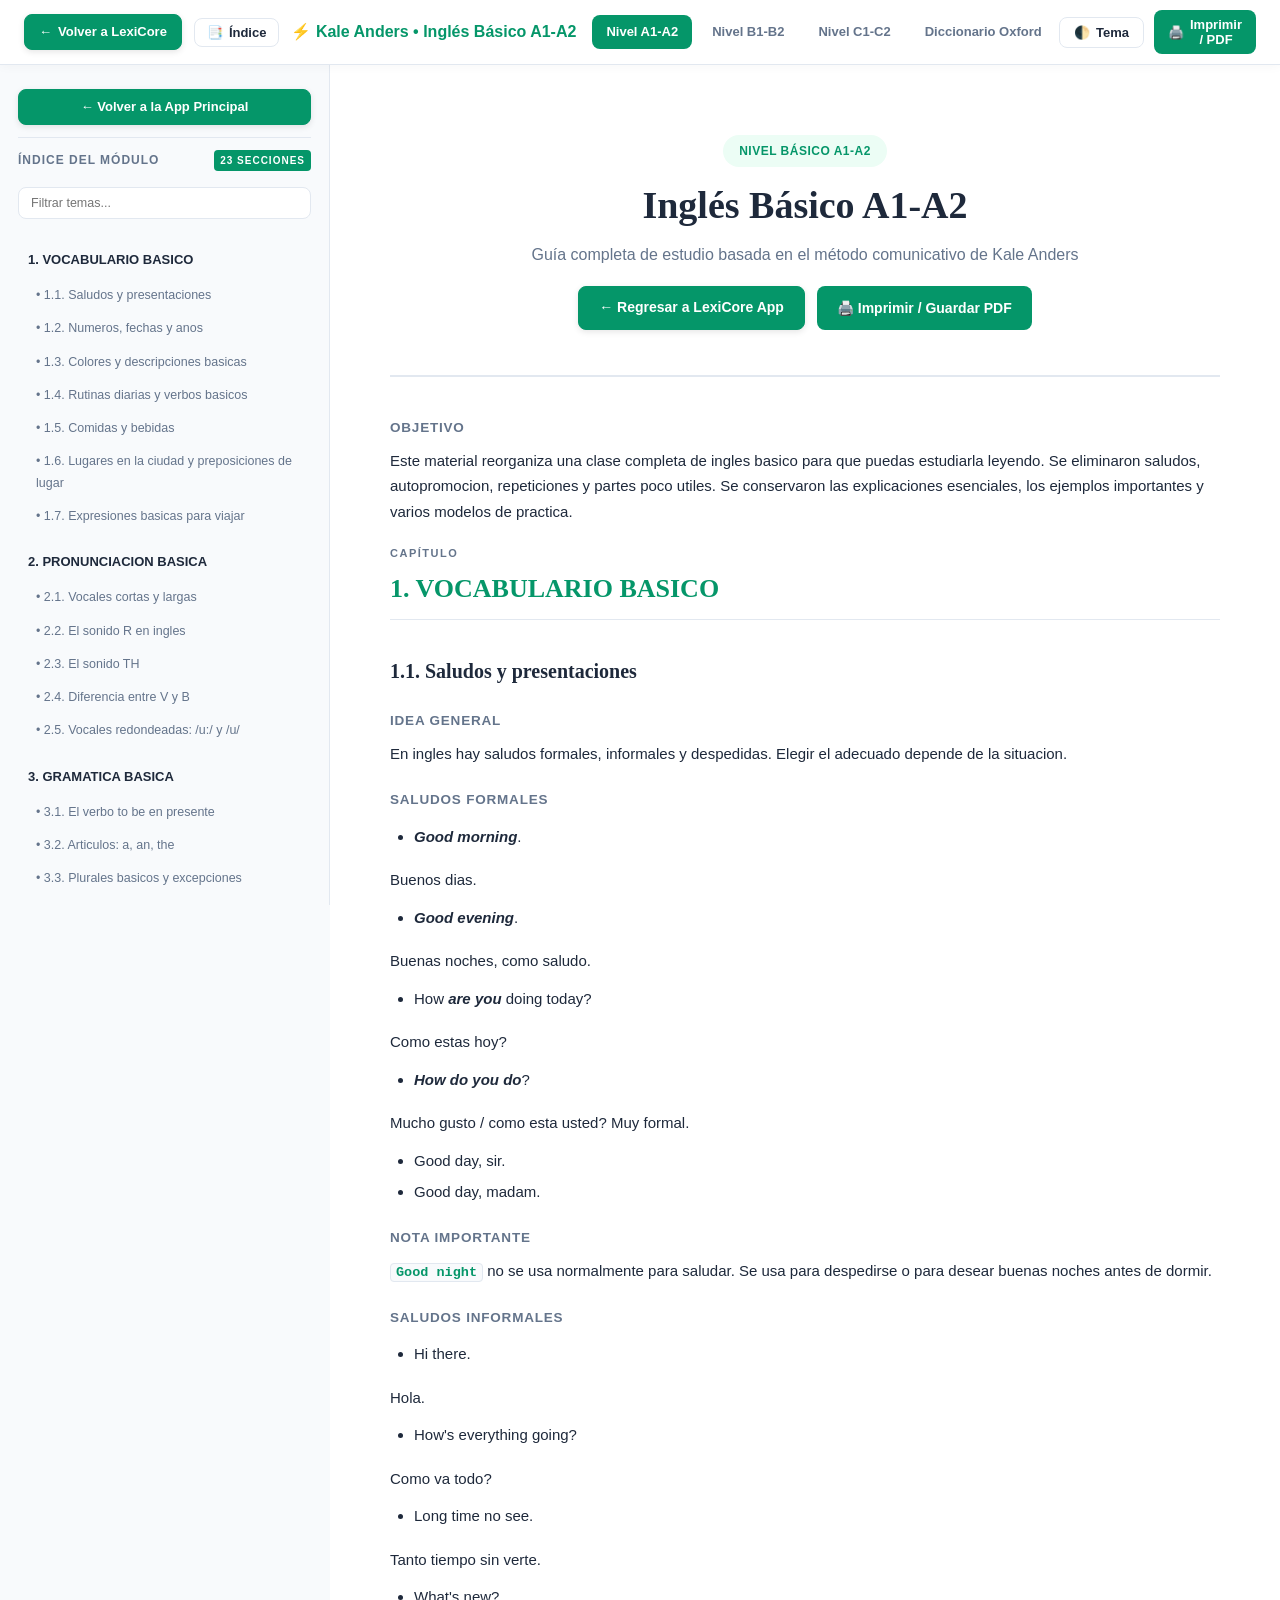
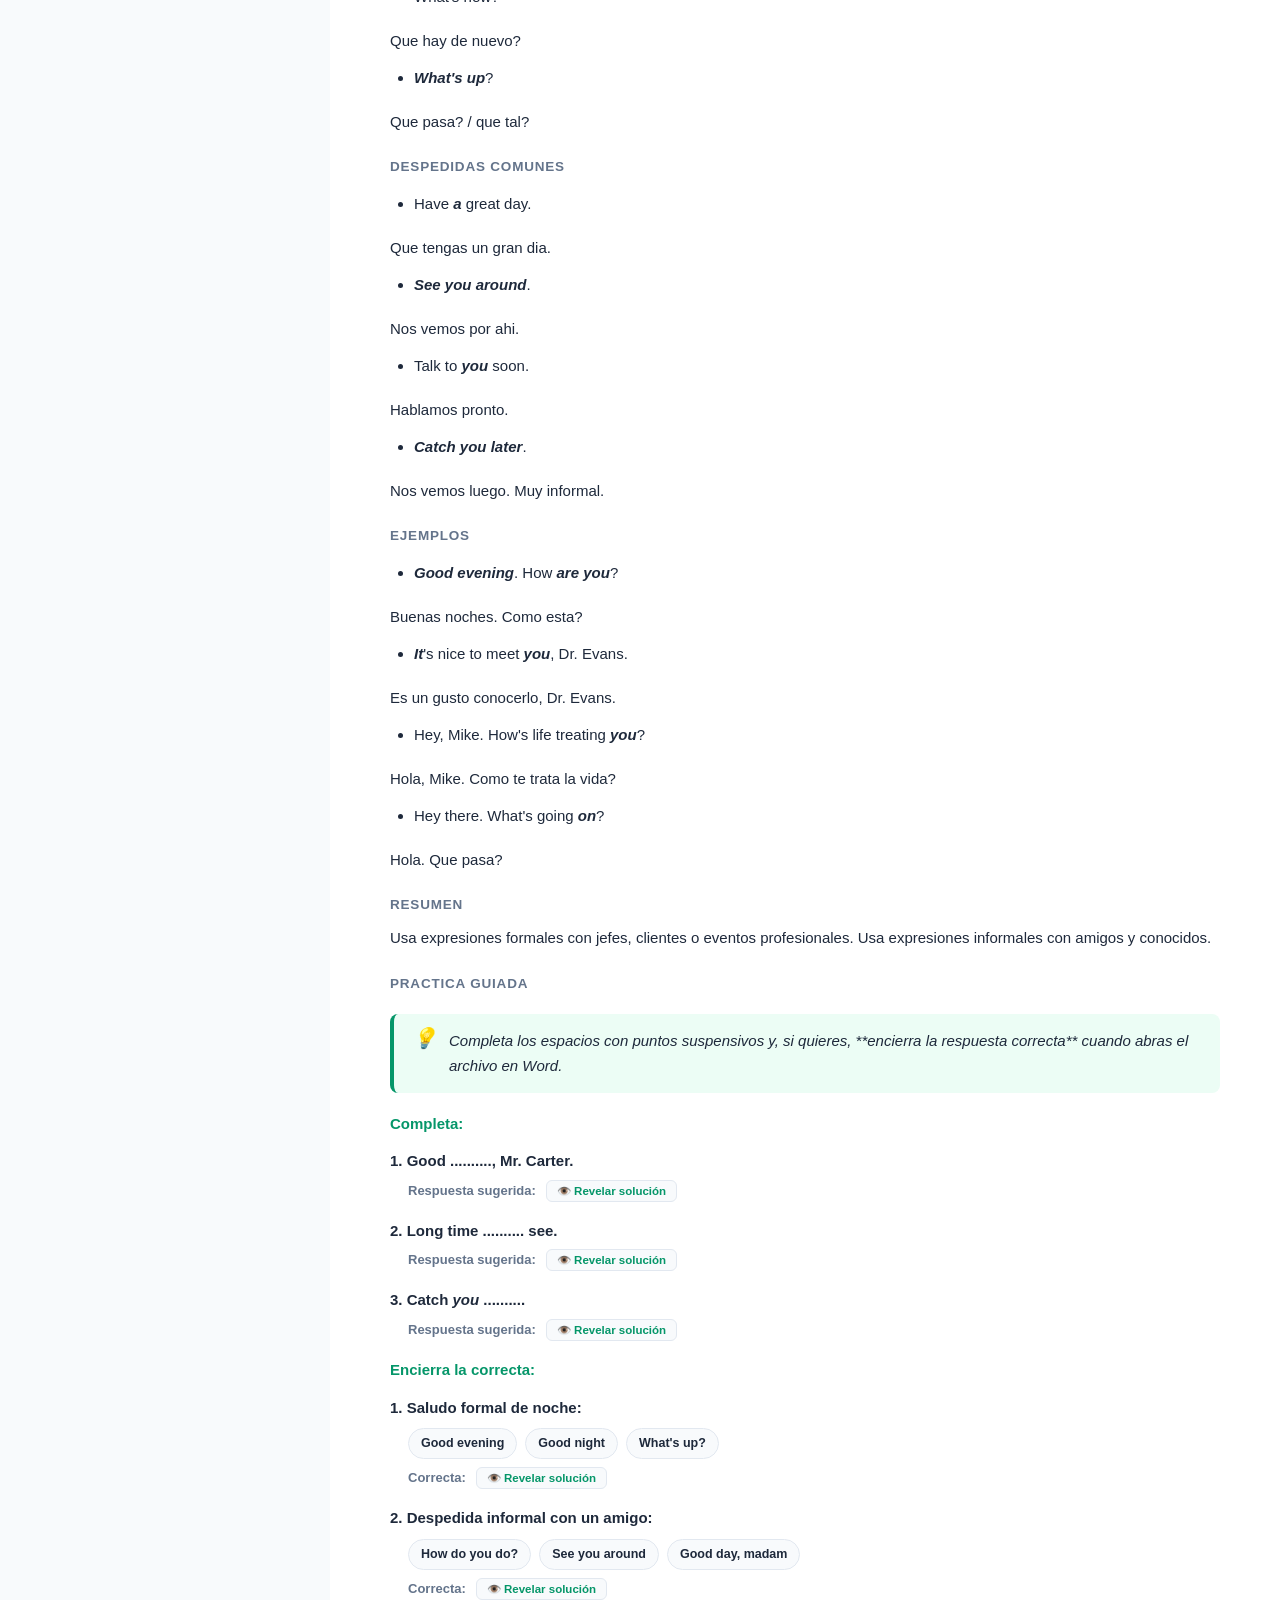
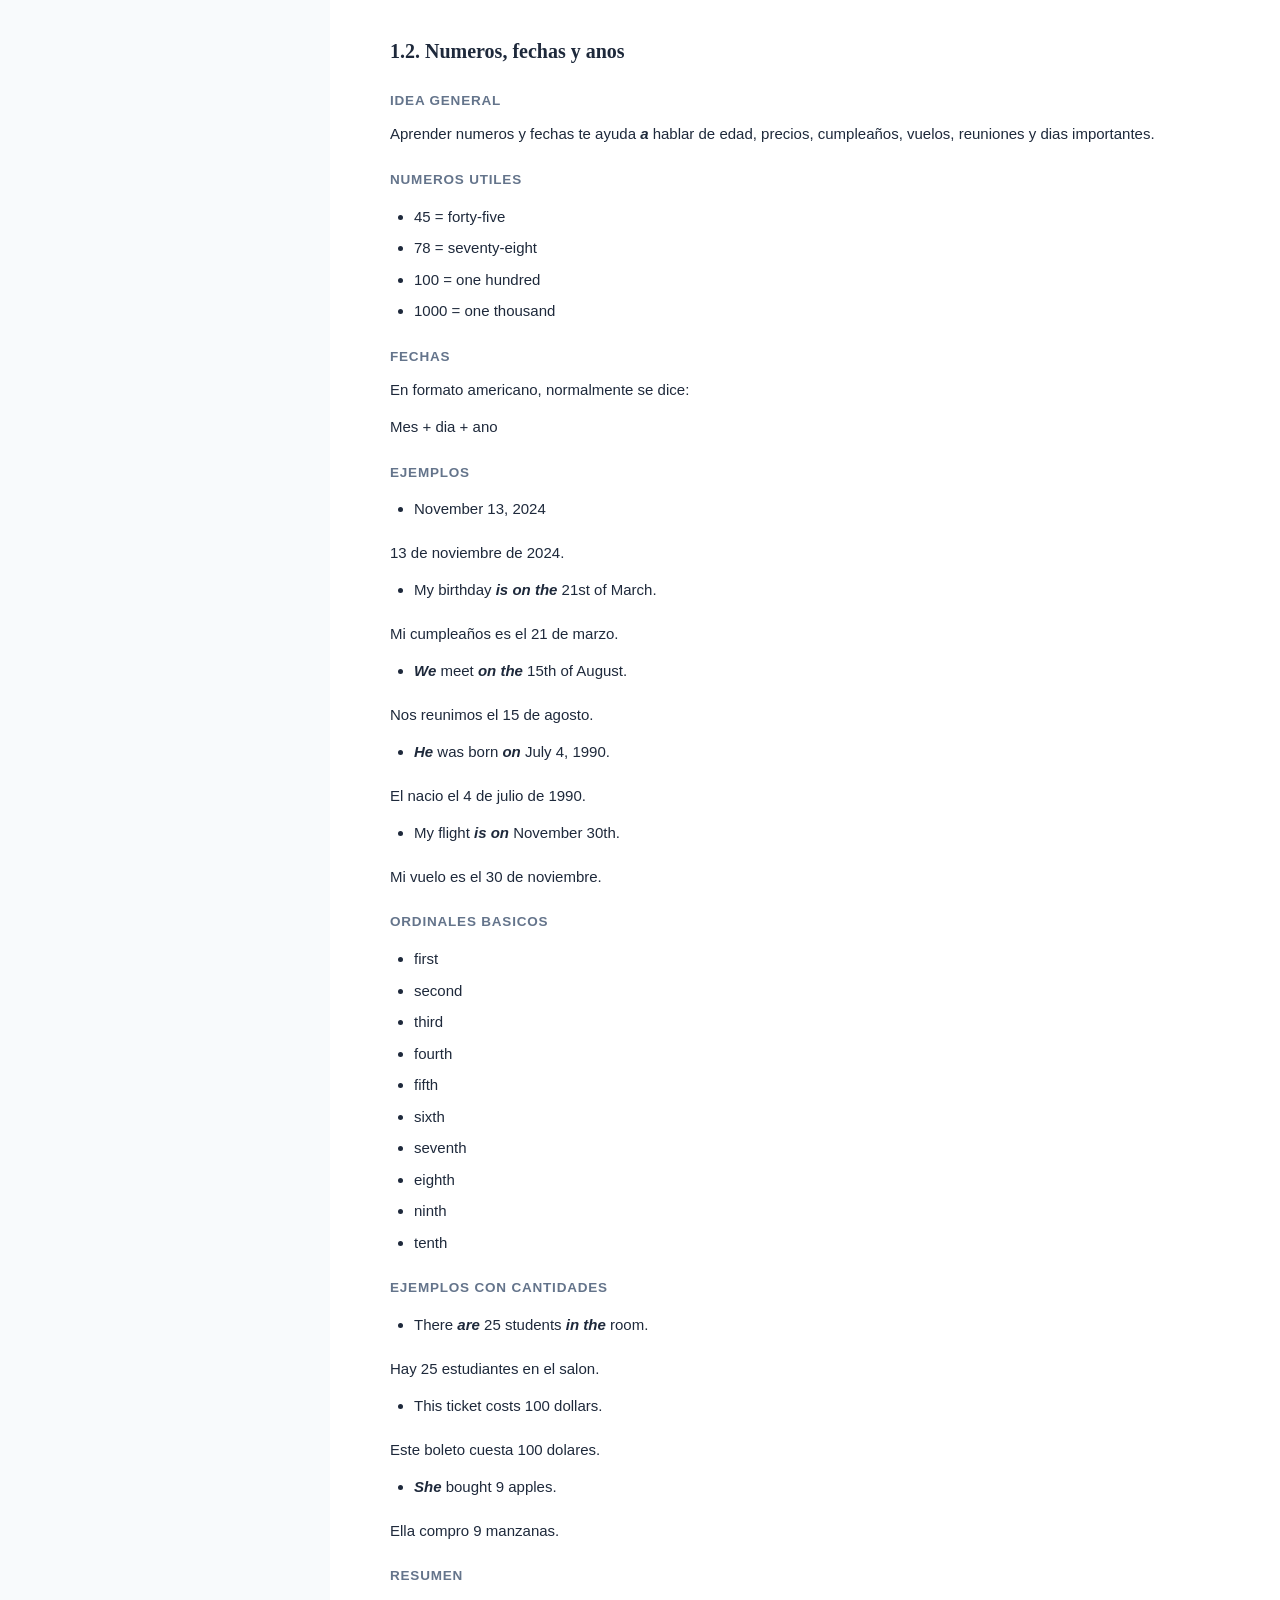
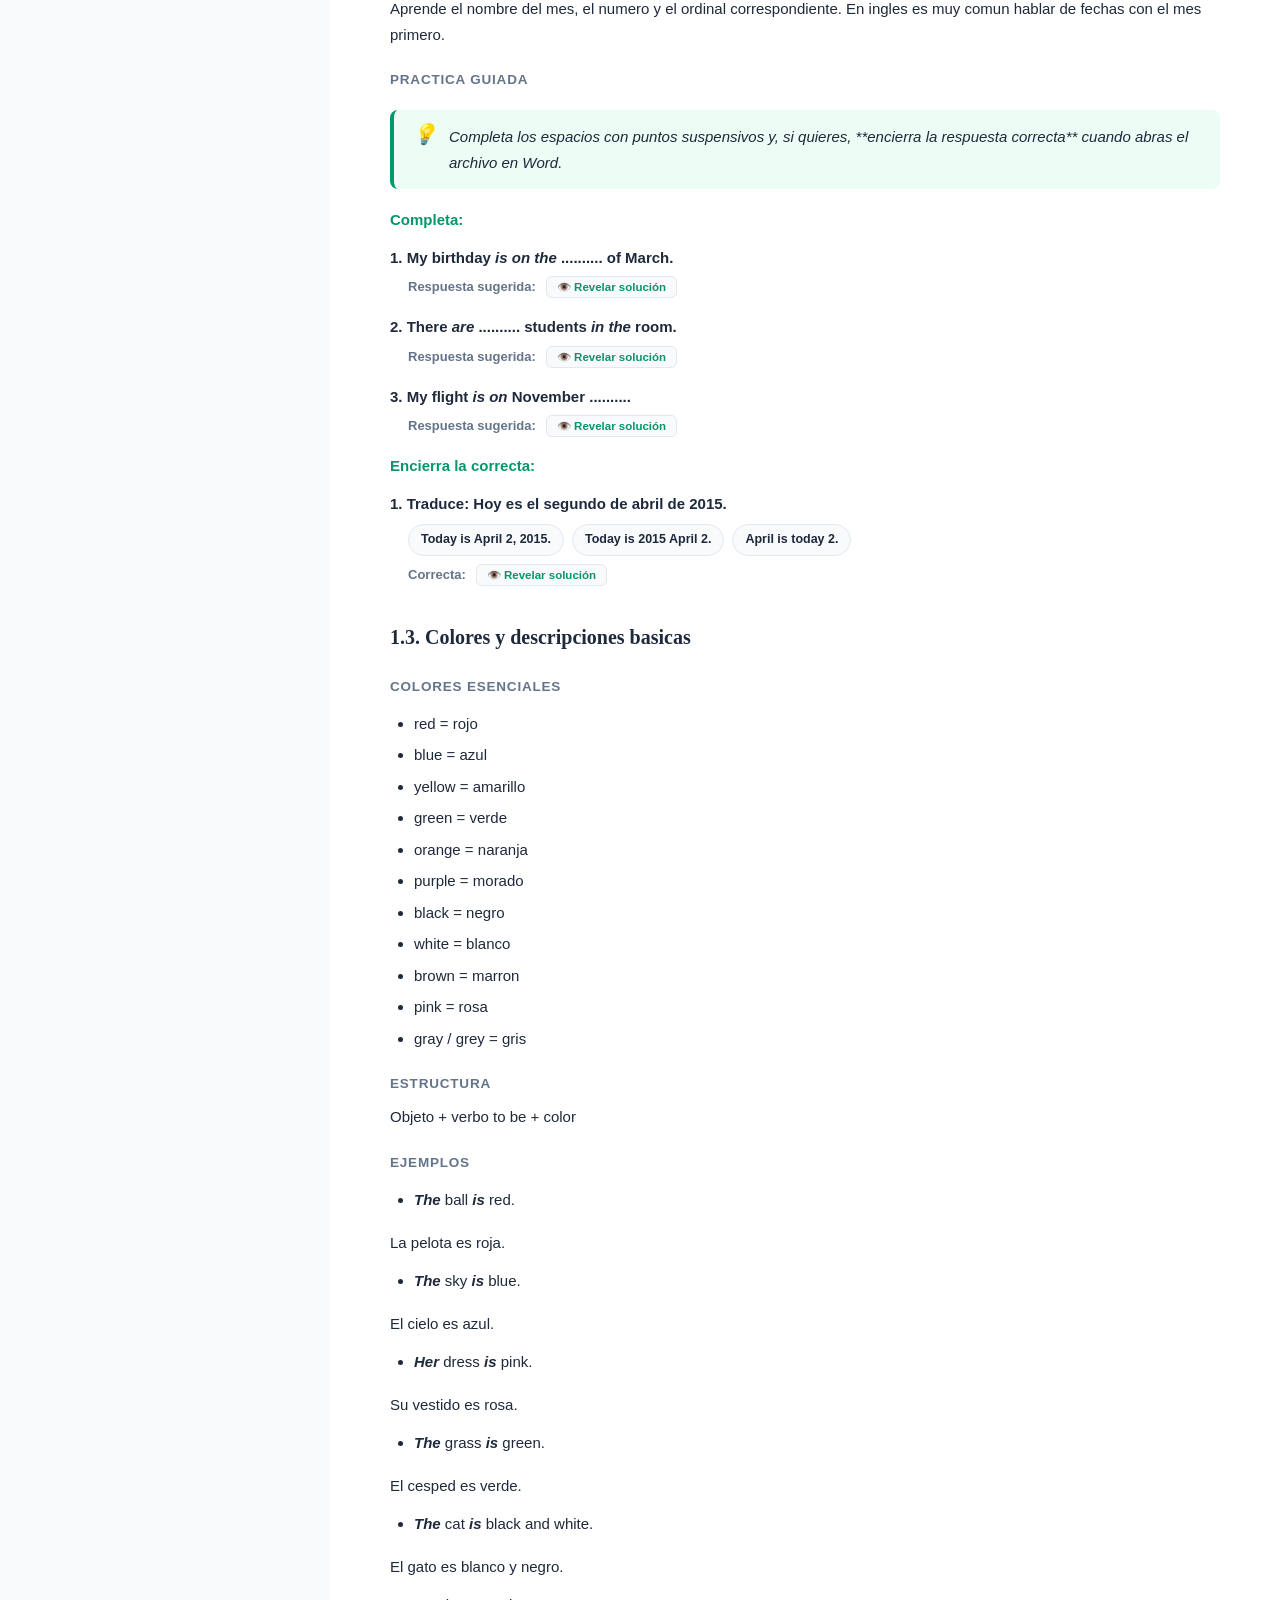
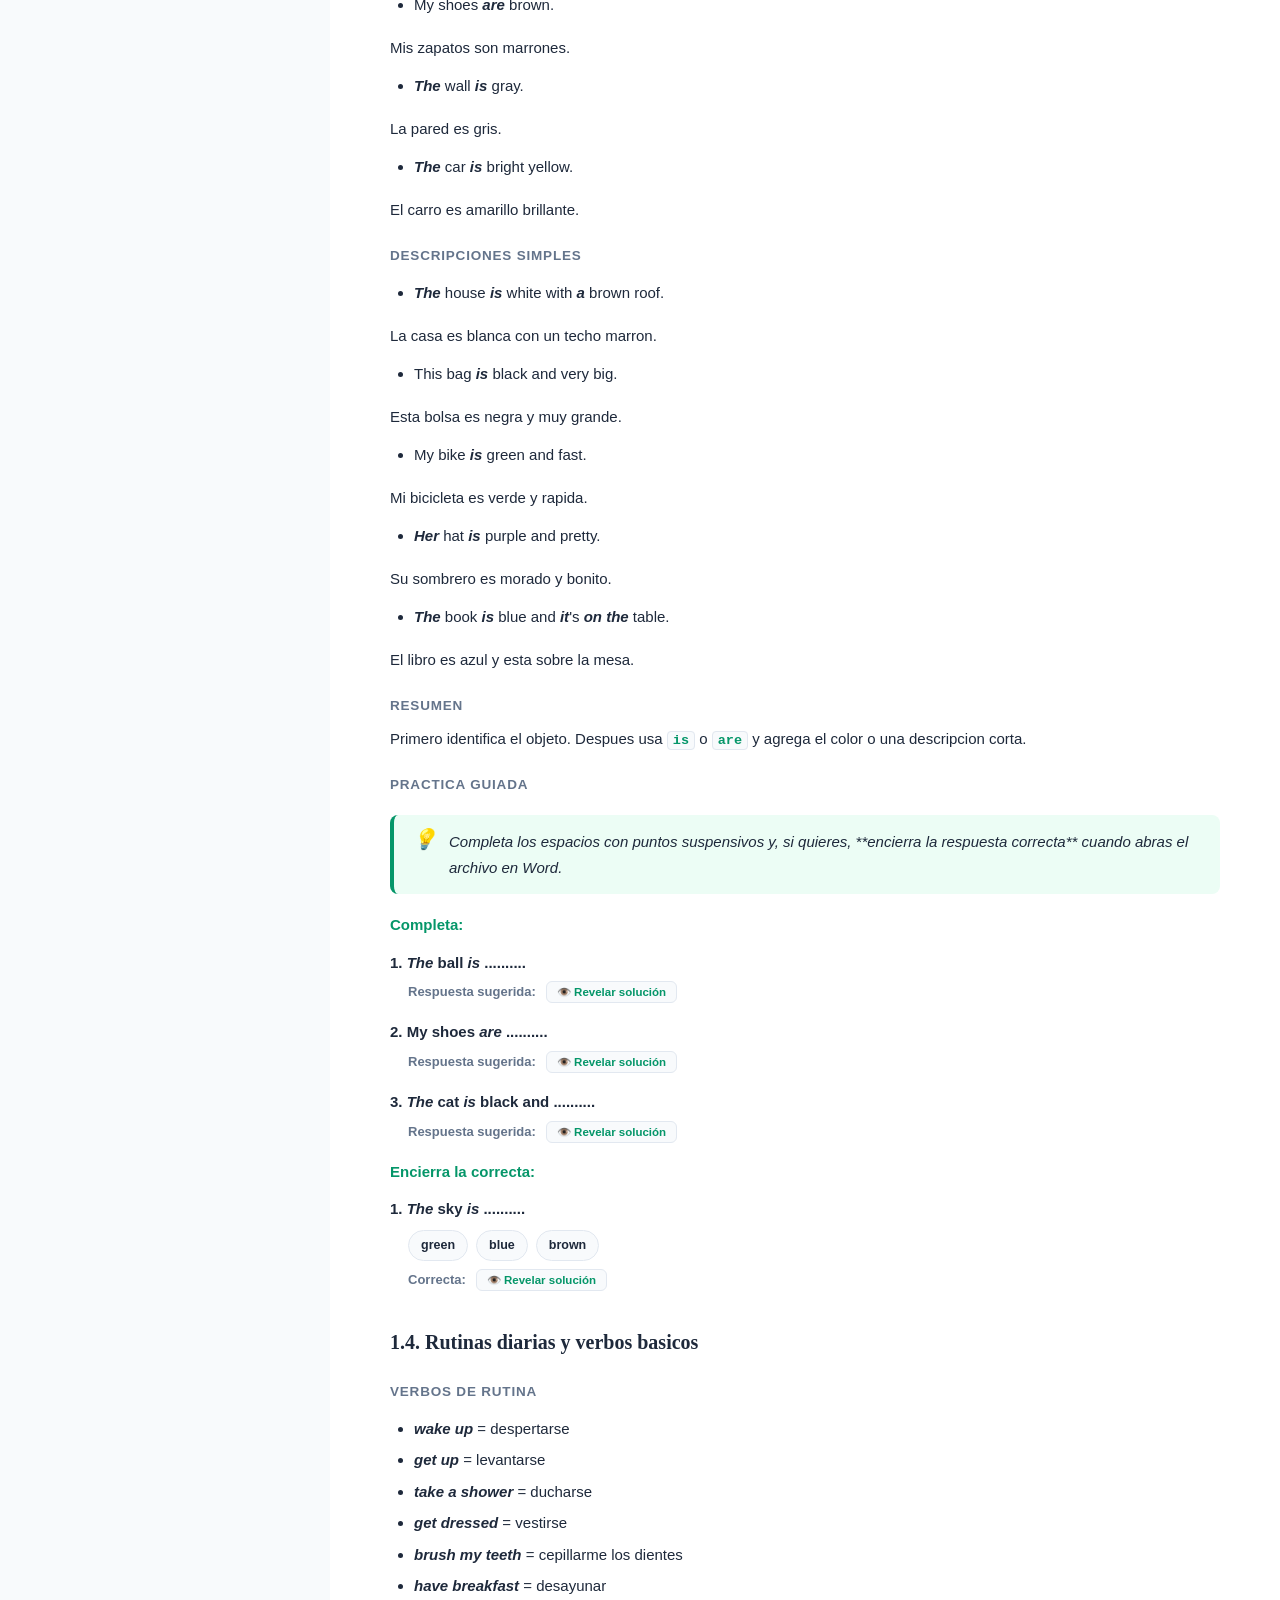
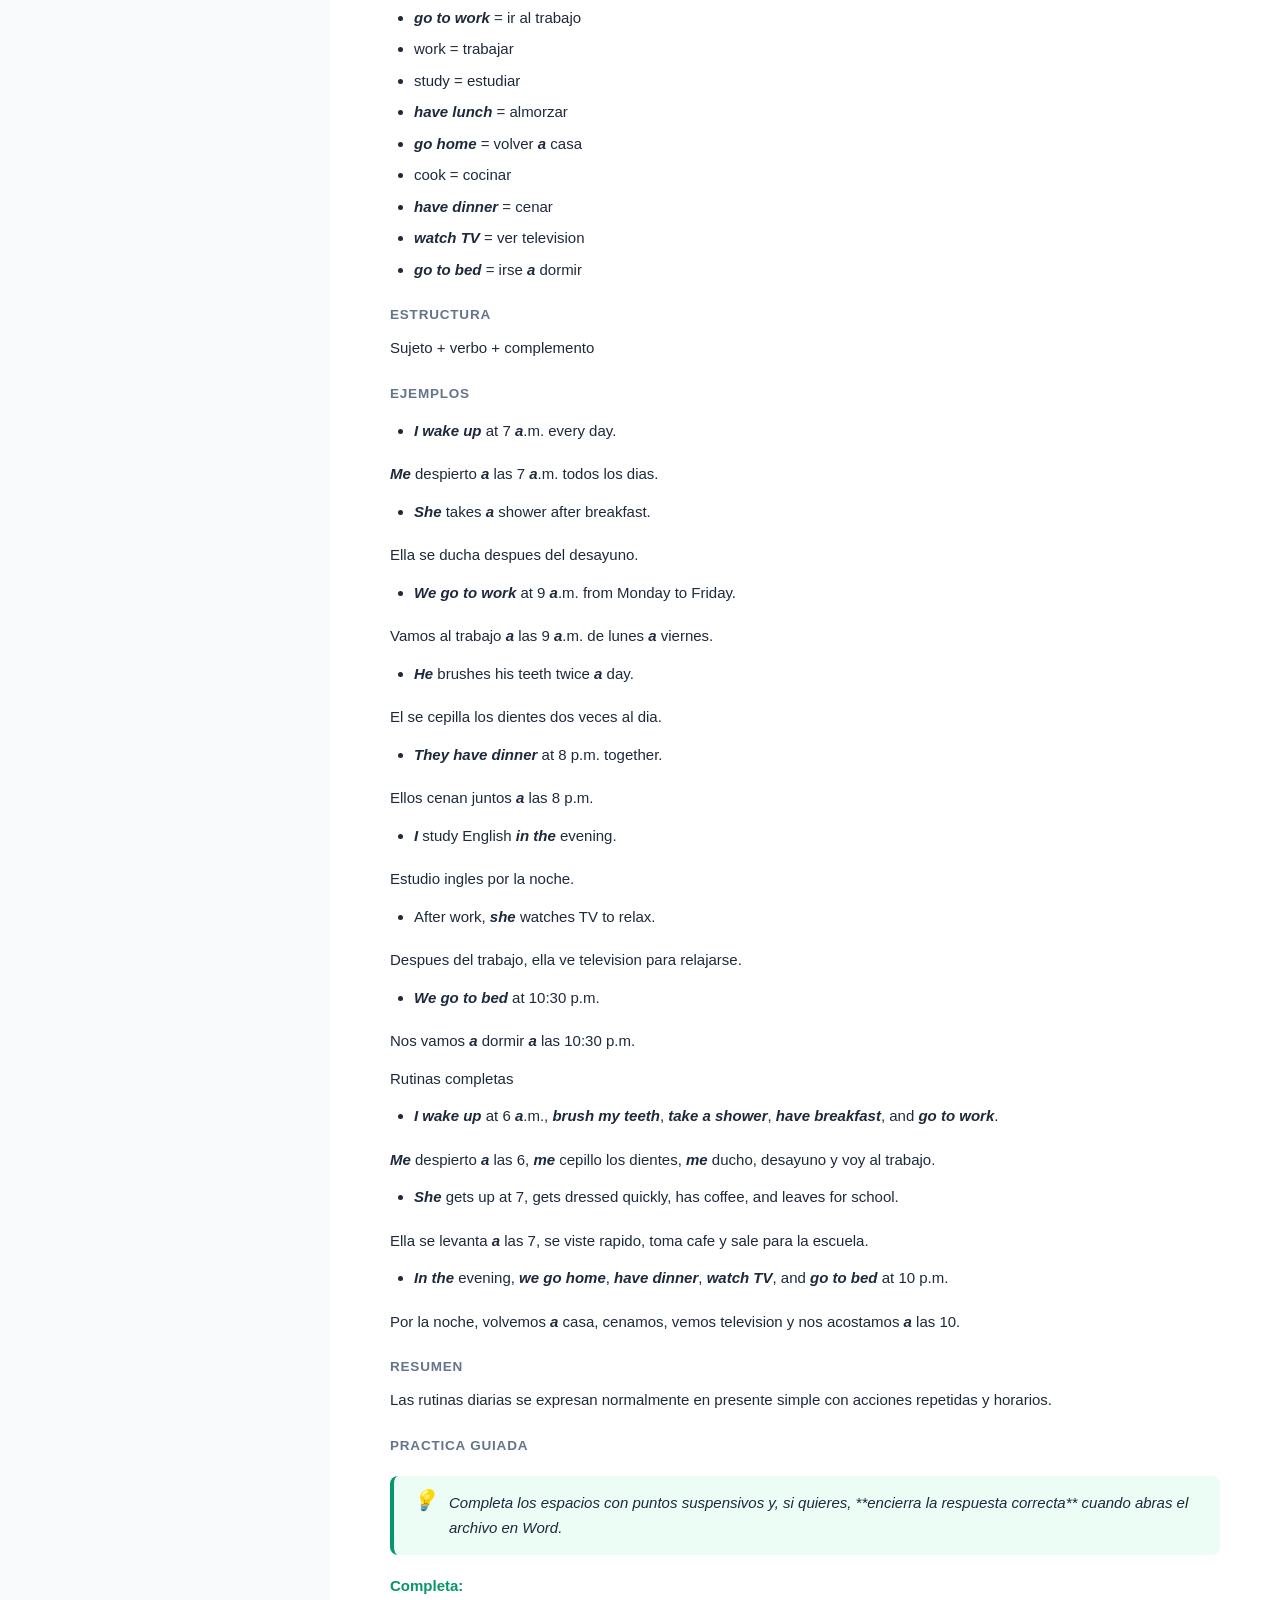
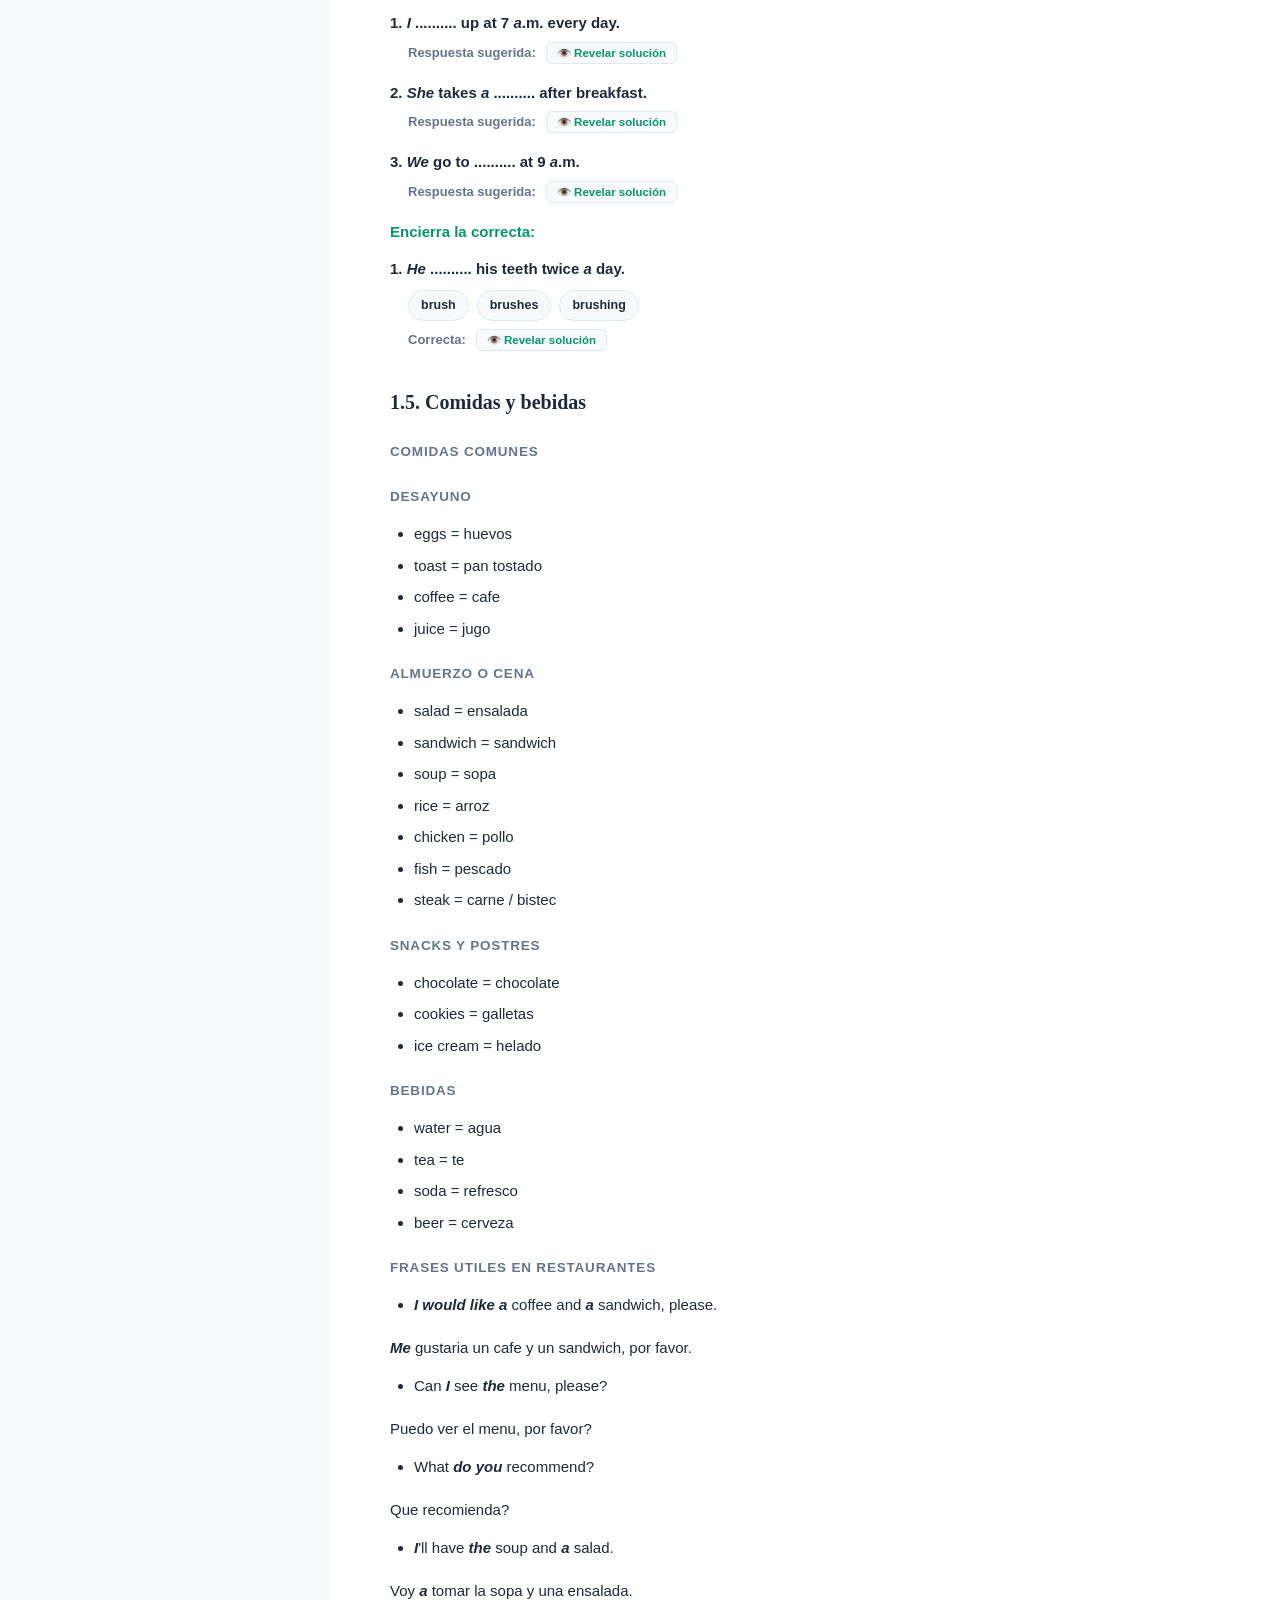
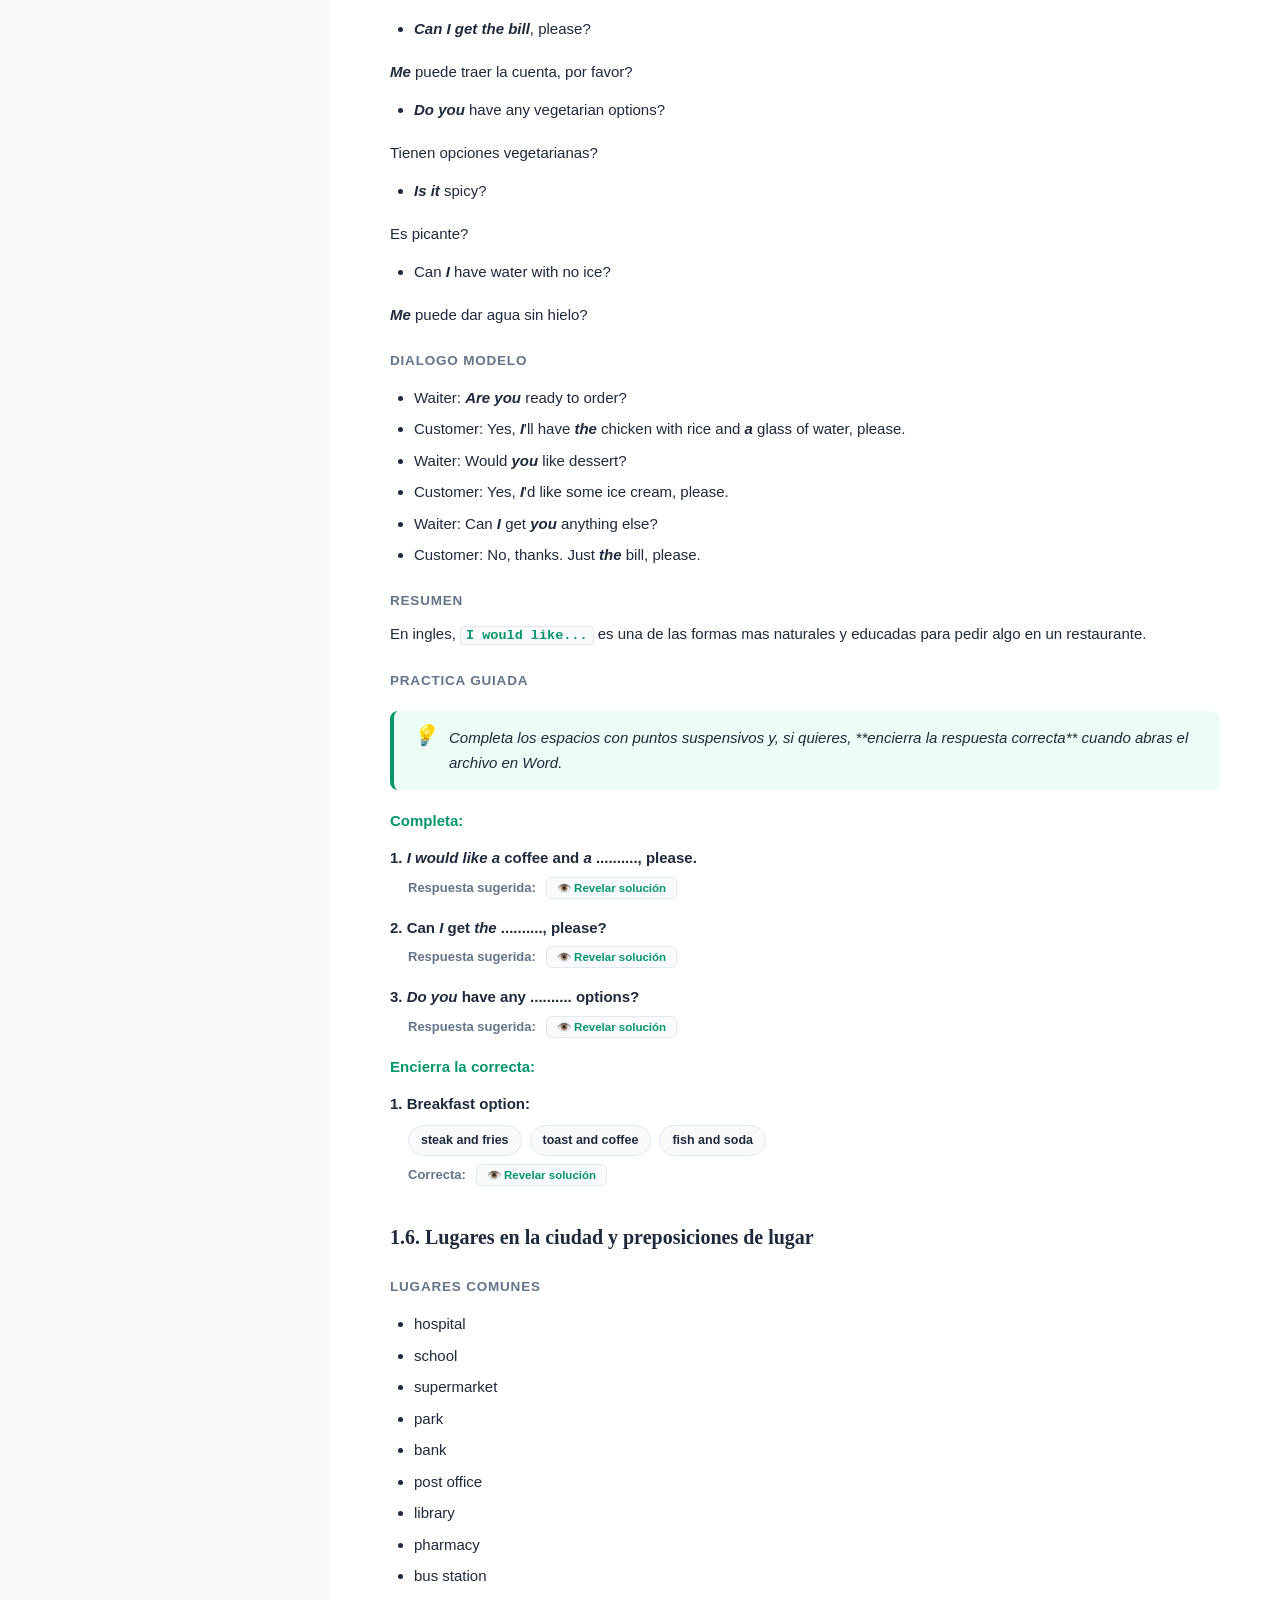
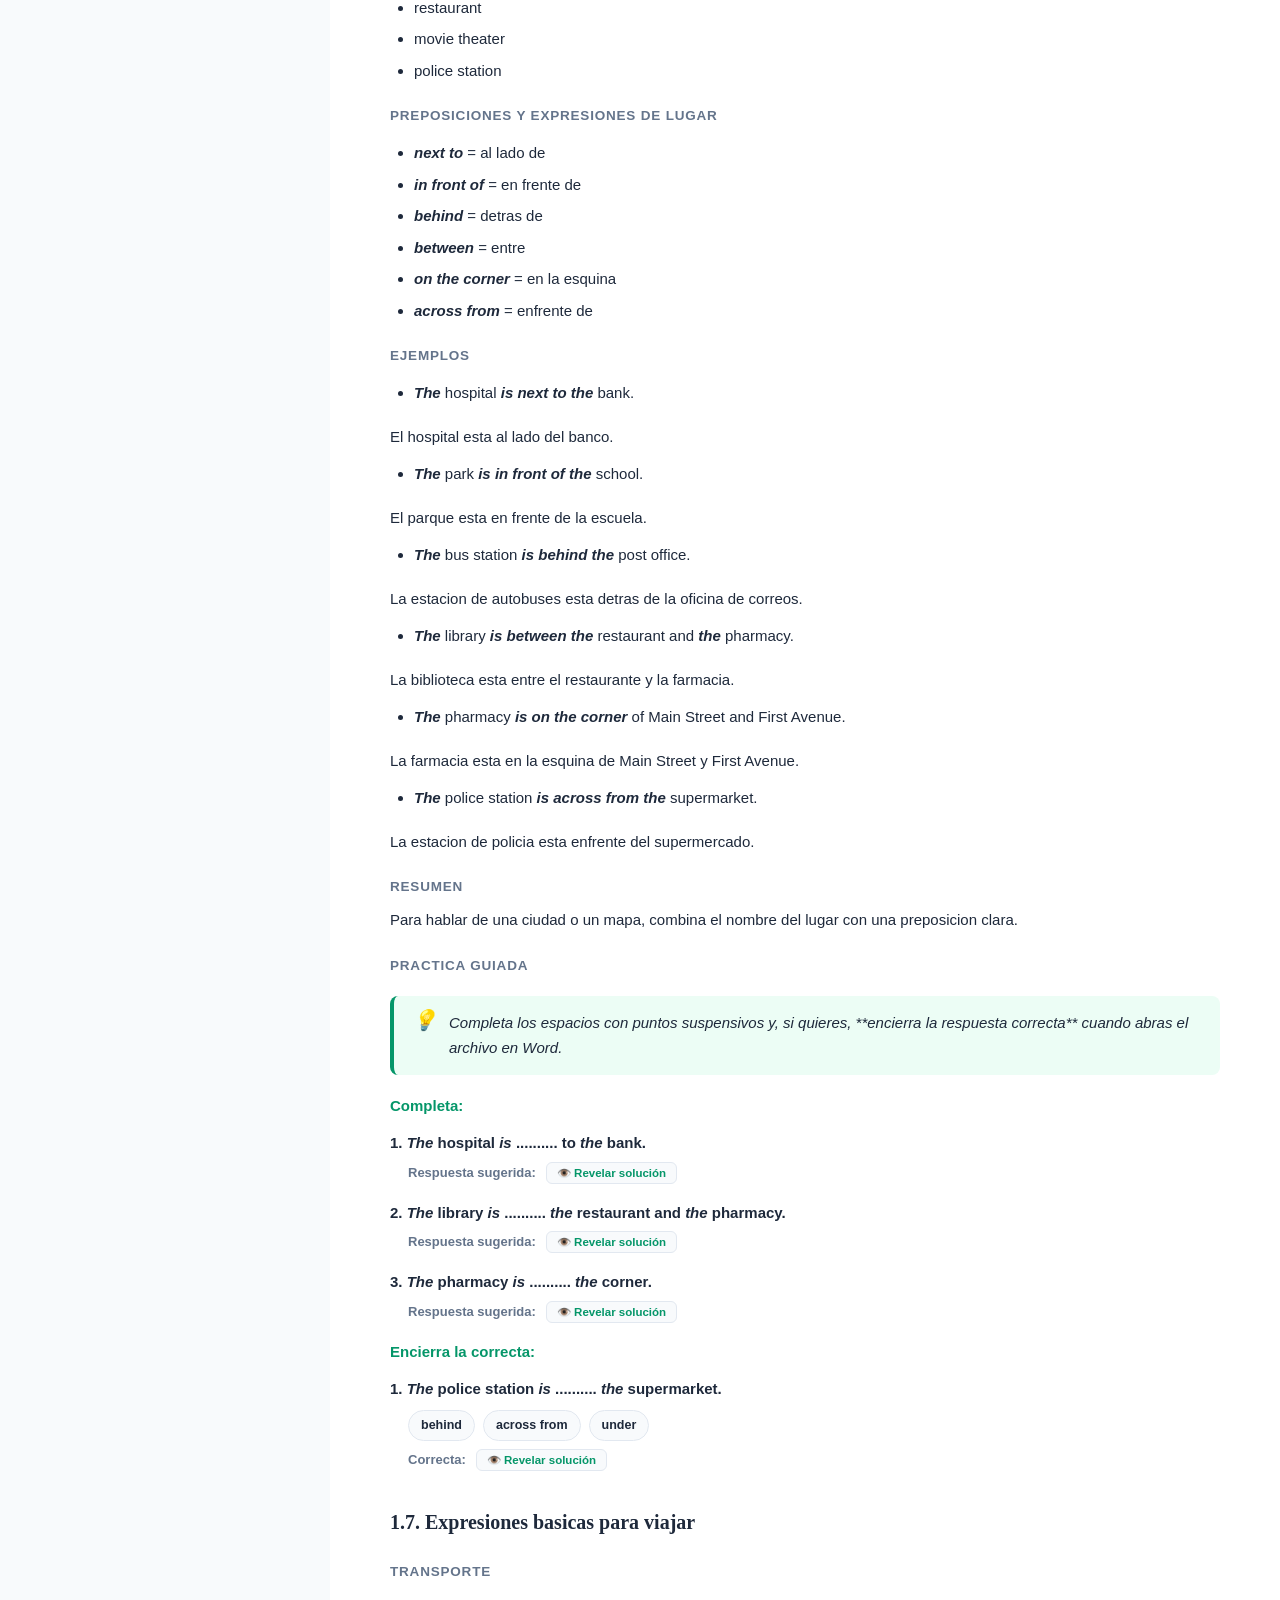
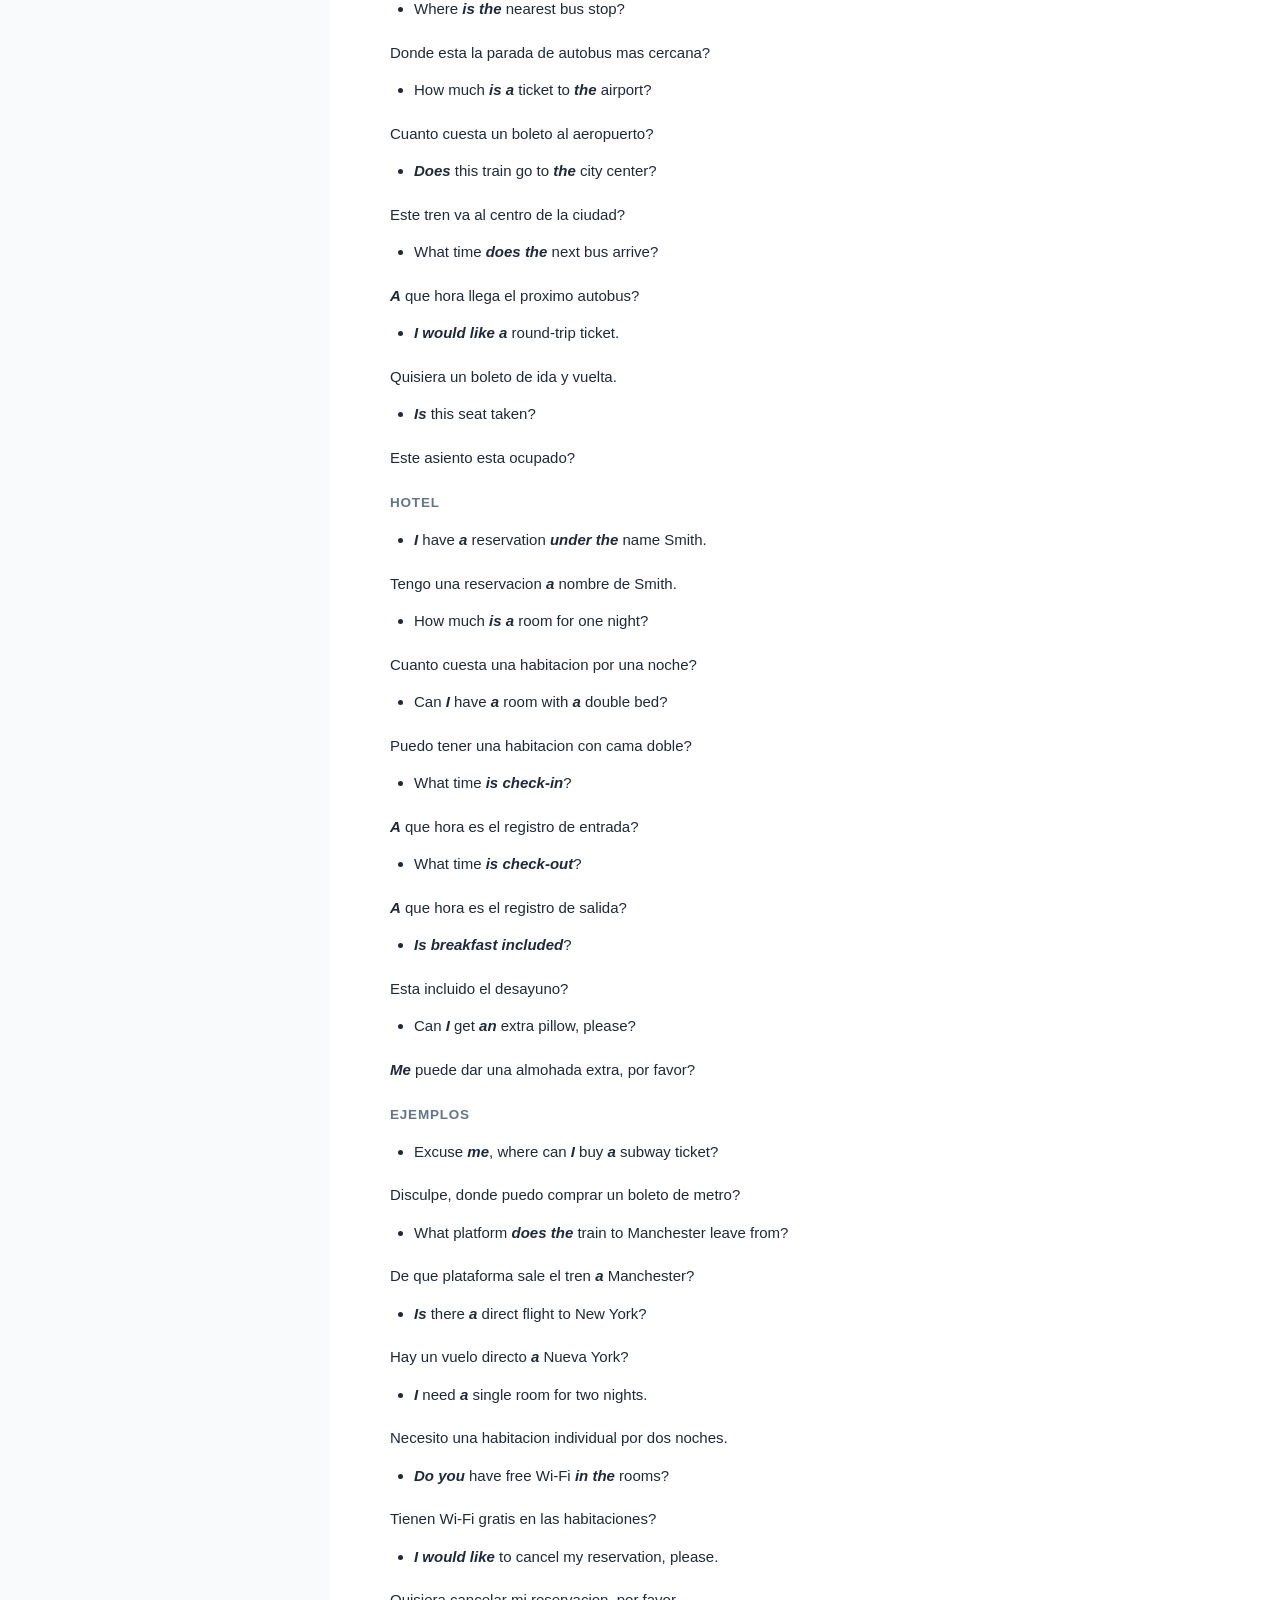
<file: A1-A2.html>
<!DOCTYPE html>
<html lang="es" class="light">
<head>
  <meta charset="UTF-8">
  <meta name="viewport" content="width=device-width, initial-scale=1.0">
  <title>Inglés Básico A1-A2 - Guía Didáctica | Kale Anders</title>
  <style>
    :root {
      --primary: #059669;
      --primary-light: #ecfdf5;
      --bg: #ffffff;
      --bg-alt: #f8fafc;
      --text: #1e293b;
      --text-muted: #64748b;
      --border: #e2e8f0;
      --sidebar-bg: #f8fafc;
      --card-bg: #ffffff;
      --shadow: 0 4px 20px rgba(0, 0, 0, 0.05);
      --font-main: -apple-system, BlinkMacSystemFont, "Segoe UI", Roboto, Helvetica, Arial, sans-serif;
      --font-title: "Cambria", Georgia, serif;
    }

    .dark {
      --primary: #059669;
      --primary-light: #1e1b4b;
      --bg: #0f172a;
      --bg-alt: #1e293b;
      --text: #f1f5f9;
      --text-muted: #94a3b8;
      --border: #334155;
      --sidebar-bg: #0b1120;
      --card-bg: #1e293b;
      --shadow: 0 4px 20px rgba(0, 0, 0, 0.4);
    }

    * {
      box-sizing: border-box;
      margin: 0;
      padding: 0;
    }

    html {
      scroll-behavior: smooth;
    }

    body {
      font-family: var(--font-main);
      background-color: var(--bg-alt);
      color: var(--text);
      line-height: 1.7;
      font-size: 15px;
      transition: background-color 0.2s, color 0.2s;
    }

    /* Barra Superior Fija */
    .top-header {
      position: sticky;
      top: 0;
      z-index: 100;
      background: var(--bg);
      border-bottom: 1px solid var(--border);
      backdrop-filter: blur(8px);
      display: flex;
      align-items: center;
      justify-content: space-between;
      padding: 10px 24px;
      gap: 16px;
      box-shadow: 0 2px 10px rgba(0,0,0,0.03);
    }

    .top-header-left {
      display: flex;
      align-items: center;
      gap: 12px;
    }

    .btn-return-app {
      display: inline-flex;
      align-items: center;
      gap: 6px;
      background: var(--primary);
      color: #ffffff;
      border: 1px solid var(--primary);
      padding: 6px 14px;
      border-radius: 8px;
      font-weight: 700;
      font-size: 13px;
      text-decoration: none;
      transition: all 0.2s;
      white-space: nowrap;
      box-shadow: 0 2px 6px rgba(0,0,0,0.1);
    }

    .btn-return-app:hover {
      opacity: 0.92;
      transform: translateX(-2px);
      color: #ffffff;
    }

    .btn-toc-toggle {
      background: none;
      border: 1px solid var(--border);
      color: var(--text);
      padding: 6px 12px;
      border-radius: 8px;
      cursor: pointer;
      font-weight: 600;
      font-size: 13px;
      display: flex;
      align-items: center;
      gap: 6px;
    }

    .brand-title {
      font-weight: 800;
      font-size: 16px;
      color: var(--primary);
      text-decoration: none;
      display: flex;
      align-items: center;
      gap: 8px;
      white-space: nowrap;
    }

    .nav-tabs-bar {
      display: flex;
      gap: 6px;
      overflow-x: auto;
      padding: 4px 0;
    }

    .nav-tab {
      text-decoration: none;
      font-size: 13px;
      font-weight: 600;
      color: var(--text-muted);
      padding: 6px 14px;
      border-radius: 8px;
      white-space: nowrap;
      transition: all 0.15s;
    }

    .nav-tab:hover {
      color: var(--text);
      background: var(--bg-alt);
    }

    .nav-tab-active {
      background: var(--primary) !important;
      color: #ffffff !important;
    }

    .top-actions {
      display: flex;
      align-items: center;
      gap: 10px;
    }

    .btn-action {
      border: 1px solid var(--border);
      background: var(--bg);
      color: var(--text);
      padding: 7px 14px;
      border-radius: 8px;
      font-size: 13px;
      font-weight: 600;
      cursor: pointer;
      display: flex;
      align-items: center;
      gap: 6px;
      transition: background 0.15s;
    }

    .btn-action:hover {
      background: var(--bg-alt);
    }

    .btn-print {
      background: var(--primary);
      color: white;
      border: none;
    }

    .btn-print:hover {
      opacity: 0.9;
    }

    /* Layout Principal: Sidebar + Contenido */
    .app-layout {
      max-width: 1400px;
      margin: 0 auto;
      display: flex;
      min-height: calc(100vh - 60px);
    }

    /* Barra Lateral de Contenidos (ToC) */
    .sidebar-toc {
      width: 330px;
      flex-shrink: 0;
      background: var(--sidebar-bg);
      border-right: 1px solid var(--border);
      padding: 24px 18px;
      position: sticky;
      top: 60px;
      height: calc(100vh - 60px);
      overflow-y: auto;
    }

    .sidebar-title {
      font-size: 12px;
      text-transform: uppercase;
      letter-spacing: 1px;
      font-weight: 800;
      color: var(--text-muted);
      margin-bottom: 16px;
      display: flex;
      align-items: center;
      justify-content: space-between;
    }

    .toc-search {
      width: 100%;
      padding: 8px 12px;
      border-radius: 8px;
      border: 1px solid var(--border);
      background: var(--bg);
      color: var(--text);
      font-size: 12.5px;
      margin-bottom: 14px;
      outline: none;
    }

    .toc-list {
      list-style: none;
      display: flex;
      flex-direction: column;
      gap: 4px;
    }

    .toc-item-h1 {
      margin-top: 10px;
    }

    .toc-item-h1 a {
      display: block;
      font-weight: 700;
      font-size: 13px;
      color: var(--text);
      text-decoration: none;
      padding: 6px 10px;
      border-radius: 6px;
      transition: background 0.15s;
    }

    .toc-item-h2 a {
      display: block;
      font-size: 12.5px;
      color: var(--text-muted);
      text-decoration: none;
      padding: 4px 10px 4px 18px;
      border-radius: 6px;
      transition: all 0.15s;
    }

    .toc-item-h1 a:hover, .toc-item-h2 a:hover {
      background: var(--border);
      color: var(--text);
    }

    /* Contenedor del Documento Principal */
    .doc-container {
      flex: 1;
      min-width: 0;
      padding: 40px 60px 80px 60px;
      background: var(--bg);
    }

    .doc-card {
      max-width: 860px;
      margin: 0 auto;
    }

    /* Portada de Documento */
    .doc-hero {
      text-align: center;
      padding: 30px 20px 45px 20px;
      border-bottom: 2px solid var(--border);
      margin-bottom: 40px;
    }

    .hero-badge {
      display: inline-block;
      background: var(--primary-light);
      color: var(--primary);
      font-size: 12px;
      font-weight: 700;
      padding: 6px 16px;
      border-radius: 20px;
      text-transform: uppercase;
      letter-spacing: 0.5px;
      margin-bottom: 16px;
    }

    .hero-title {
      font-family: var(--font-title);
      font-size: 38px;
      font-weight: 800;
      color: var(--text);
      margin-bottom: 12px;
      line-height: 1.2;
    }

    .hero-subtitle {
      font-size: 16px;
      color: var(--text-muted);
      max-width: 620px;
      margin: 0 auto;
    }

    /* Jerarquía Tipográfica */
    .chapter-anchor, .section-anchor {
      scroll-margin-top: 80px;
    }

    .chapter-separator {
      margin-top: 60px;
      padding-top: 30px;
      border-top: 2px solid var(--border);
    }

    .doc-h1 {
      font-family: var(--font-title);
      font-size: 26px;
      font-weight: 800;
      color: var(--primary);
      margin-top: 20px;
      margin-bottom: 16px;
      padding-bottom: 8px;
      border-bottom: 1.5px solid var(--border);
      display: flex;
      flex-direction: column;
      gap: 4px;
    }

    .chapter-tag {
      font-size: 11px;
      text-transform: uppercase;
      letter-spacing: 1.5px;
      font-weight: 800;
      color: var(--text-muted);
      font-family: var(--font-main);
    }

    .doc-h2 {
      font-family: var(--font-title);
      font-size: 20px;
      font-weight: 700;
      color: var(--text);
      margin-top: 34px;
      margin-bottom: 12px;
    }

    .doc-h3 {
      font-size: 13.5px;
      font-weight: 800;
      color: var(--text-muted);
      text-transform: uppercase;
      letter-spacing: 0.8px;
      margin-top: 22px;
      margin-bottom: 8px;
    }

    .doc-p {
      margin-bottom: 12px;
      color: var(--text);
    }

    /* Listas con viñetas */
    .doc-list {
      margin: 12px 0 18px 24px;
    }

    .doc-list li {
      margin-bottom: 6px;
    }

    /* Listas ordenadas / Pasos del método */
    .doc-ordered-list {
      margin: 14px 0 22px 24px;
      display: flex;
      flex-direction: column;
      gap: 10px;
    }

    .doc-ordered-list li {
      background: var(--bg-alt);
      border: 1px solid var(--border);
      border-radius: 8px;
      padding: 10px 14px;
      font-weight: 500;
    }

    /* Ejemplos Bilingües */
    .bilingual-en {
      color: var(--text);
      font-size: 15.5px;
      margin-top: 10px;
      padding: 6px 12px;
      background: var(--bg-alt);
      border-left: 3px solid var(--primary);
      border-radius: 0 6px 6px 0;
    }

    .bilingual-es {
      color: var(--text-muted);
      font-size: 13.5px;
      margin-bottom: 12px;
      padding-left: 12px;
      font-style: italic;
    }

    /* Cajas Callout / Book Note */
    .callout-note {
      background: var(--primary-light);
      border-left: 4px solid var(--primary);
      border-radius: 8px;
      padding: 14px 18px;
      margin: 18px 0;
      display: flex;
      gap: 12px;
      font-style: italic;
      color: var(--text);
    }

    .callout-icon {
      font-size: 20px;
      line-height: 1;
    }

    .callout-body {
      flex: 1;
    }

    /* Ejercicios Guiados */
    .exercise-subheading {
      font-weight: 700;
      margin-top: 16px;
      margin-bottom: 6px;
      color: var(--primary);
    }

    .exercise-question {
      margin-top: 12px;
      font-weight: 600;
      color: var(--text);
    }

    .exercise-options {
      display: flex;
      flex-wrap: wrap;
      gap: 8px;
      margin: 8px 0 8px 18px;
    }

    .opt-badge {
      background: var(--bg-alt);
      border: 1px solid var(--border);
      padding: 4px 12px;
      border-radius: 20px;
      font-size: 12.5px;
      font-weight: 600;
      color: var(--text);
      cursor: pointer;
      user-select: none;
      transition: all 0.15s;
    }

    .opt-badge:hover {
      border-color: var(--primary);
      background: var(--primary-light);
      color: var(--primary);
    }

    .opt-badge.selected {
      background: var(--primary);
      color: #ffffff;
      border-color: var(--primary);
    }

    .exercise-answer-box {
      margin: 6px 0 16px 18px;
      font-size: 13px;
      display: flex;
      align-items: center;
      gap: 10px;
      flex-wrap: wrap;
    }

    .ans-label {
      font-weight: 700;
      color: var(--text-muted);
    }

    .btn-reveal {
      background: var(--bg-alt);
      border: 1px solid var(--border);
      color: var(--primary);
      padding: 3px 10px;
      border-radius: 6px;
      font-size: 11.5px;
      font-weight: 700;
      cursor: pointer;
      transition: all 0.15s;
    }

    .btn-reveal:hover {
      background: var(--primary);
      color: #ffffff;
    }

    .ans-text {
      font-style: italic;
      font-weight: 700;
      color: #059669;
      background: #ecfdf5;
      padding: 2px 8px;
      border-radius: 4px;
      border: 1px solid #a7f3d0;
    }

    .hidden-answer {
      display: none;
    }

    /* Inline Code */
    code {
      font-family: Consolas, Monaco, monospace;
      background: var(--bg-alt);
      border: 1px solid var(--border);
      padding: 1px 5px;
      border-radius: 4px;
      font-size: 0.9em;
      color: var(--primary);
    }

    /* Botón flotante para subir */
    .btn-back-to-top {
      position: fixed;
      bottom: 24px;
      right: 24px;
      width: 44px;
      height: 44px;
      border-radius: 50%;
      background: var(--primary);
      color: white;
      border: none;
      box-shadow: 0 4px 15px rgba(0,0,0,0.2);
      cursor: pointer;
      font-size: 18px;
      display: flex;
      align-items: center;
      justify-content: center;
      opacity: 0;
      pointer-events: none;
      transition: opacity 0.2s, transform 0.2s;
      z-index: 90;
    }

    .btn-back-to-top.visible {
      opacity: 1;
      pointer-events: auto;
    }

    .btn-back-to-top:hover {
      transform: translateY(-3px);
    }

    /* Drawer de ToC para Pantallas Pequeñas */
    @media (max-width: 900px) {
      .sidebar-toc {
        display: none;
        position: fixed;
        left: 0;
        top: 60px;
        bottom: 0;
        z-index: 99;
        width: 300px;
        box-shadow: 2px 0 15px rgba(0,0,0,0.2);
      }

      .sidebar-toc.open {
        display: block;
      }

      .doc-container {
        padding: 24px 20px 60px 20px;
      }

      .hero-title {
        font-size: 28px;
      }
    }

    /* Impresión / Guardar en PDF */
    @media print {
      body {
        background: white;
        color: black;
        font-size: 10.5pt;
      }

      .top-header, .sidebar-toc, .btn-reveal, .btn-back-to-top {
        display: none !important;
      }

      .doc-container {
        padding: 0;
      }

      .chapter-anchor {
        page-break-before: always;
      }

      .hidden-answer {
        display: inline !important;
      }

      .bilingual-en {
        background: none;
        border-left: 2pt solid black;
      }

      @page {
        margin: 1.5cm 1.2cm 1.5cm 1.2cm;
      }
    }
  </style>
</head>
<body>

  <!-- Barra Superior Fija -->
  <header class="top-header">
    <div class="top-header-left">
      <a href="index.html" class="btn-return-app" title="Regresar a la aplicación principal LexiCore">
        <span>←</span> <span>Volver a LexiCore</span>
      </a>
      <button class="btn-toc-toggle" onclick="toggleMobileToc()" title="Alternar índice">
        📑 <span>Índice</span>
      </button>
      <a href="index.html" class="brand-title">
        <span>⚡ Kale Anders &bull; Inglés Básico A1-A2</span>
      </a>
    </div>

    <!-- Pestañas de Navegación Rápida -->
    <div class="nav-tabs-bar">
      <a href="A1-A2.html" class="nav-tab nav-tab-active">Nivel A1-A2</a>
<a href="B1-B2.html" class="nav-tab ">Nivel B1-B2</a>
<a href="C1-C2.html" class="nav-tab ">Nivel C1-C2</a>
<a href="oxford_dictionary_book_a1.html" class="nav-tab ">Diccionario Oxford 3000</a>
<a href="index.html" class="nav-tab ">🏠 App Principal</a>

    </div>

    <!-- Acciones -->
    <div class="top-actions">
      <button class="btn-action" onclick="toggleTheme()" title="Cambiar tema">
        🌓 <span id="theme-btn-text">Tema</span>
      </button>
      <button class="btn-action btn-print" onclick="window.print()" title="Imprimir o guardar PDF">
        🖨️ <span>Imprimir / PDF</span>
      </button>
    </div>
  </header>

  <!-- Layout Principal -->
  <div class="app-layout">
    
    <!-- Barra Lateral de Contenidos -->
    <aside class="sidebar-toc" id="sidebar-toc">
      <div style="padding-bottom: 12px; margin-bottom: 12px; border-bottom: 1px solid var(--border);">
        <a href="index.html" class="btn-return-app" style="width: 100%; justify-content: center; box-sizing: border-box;">
          ← Volver a la App Principal
        </a>
      </div>
      <div class="sidebar-title">
        <span>Índice del Módulo</span>
        <span style="font-size: 10px; background: var(--primary); color: white; padding: 2px 6px; border-radius: 4px;">23 Secciones</span>
      </div>
      <input type="text" class="toc-search" placeholder="Filtrar temas..." oninput="filterToc(this.value)">
      <ul class="toc-list" id="toc-list">
        
            <li class="toc-item-h1">
              <a href="#cap-1-vocabulario-basico" onclick="closeMobileToc()">1. VOCABULARIO BASICO</a>
            </li>
            <li class="toc-item-h2">
              <a href="#sec-11-saludos-y-presentaciones" onclick="closeMobileToc()">&bull; 1.1. Saludos y presentaciones</a>
            </li>
            <li class="toc-item-h2">
              <a href="#sec-12-numeros-fechas-y-anos" onclick="closeMobileToc()">&bull; 1.2. Numeros, fechas y anos</a>
            </li>
            <li class="toc-item-h2">
              <a href="#sec-13-colores-y-descripciones-basicas" onclick="closeMobileToc()">&bull; 1.3. Colores y descripciones basicas</a>
            </li>
            <li class="toc-item-h2">
              <a href="#sec-14-rutinas-diarias-y-verbos-basicos" onclick="closeMobileToc()">&bull; 1.4. Rutinas diarias y verbos basicos</a>
            </li>
            <li class="toc-item-h2">
              <a href="#sec-15-comidas-y-bebidas" onclick="closeMobileToc()">&bull; 1.5. Comidas y bebidas</a>
            </li>
            <li class="toc-item-h2">
              <a href="#sec-16-lugares-en-la-ciudad-y-preposiciones-de-lugar" onclick="closeMobileToc()">&bull; 1.6. Lugares en la ciudad y preposiciones de lugar</a>
            </li>
            <li class="toc-item-h2">
              <a href="#sec-17-expresiones-basicas-para-viajar" onclick="closeMobileToc()">&bull; 1.7. Expresiones basicas para viajar</a>
            </li>
            <li class="toc-item-h1">
              <a href="#cap-2-pronunciacion-basica" onclick="closeMobileToc()">2. PRONUNCIACION BASICA</a>
            </li>
            <li class="toc-item-h2">
              <a href="#sec-21-vocales-cortas-y-largas" onclick="closeMobileToc()">&bull; 2.1. Vocales cortas y largas</a>
            </li>
            <li class="toc-item-h2">
              <a href="#sec-22-el-sonido-r-en-ingles" onclick="closeMobileToc()">&bull; 2.2. El sonido R en ingles</a>
            </li>
            <li class="toc-item-h2">
              <a href="#sec-23-el-sonido-th" onclick="closeMobileToc()">&bull; 2.3. El sonido TH</a>
            </li>
            <li class="toc-item-h2">
              <a href="#sec-24-diferencia-entre-v-y-b" onclick="closeMobileToc()">&bull; 2.4. Diferencia entre V y B</a>
            </li>
            <li class="toc-item-h2">
              <a href="#sec-25-vocales-redondeadas-u-y-u" onclick="closeMobileToc()">&bull; 2.5. Vocales redondeadas: /u:/ y /u/</a>
            </li>
            <li class="toc-item-h1">
              <a href="#cap-3-gramatica-basica" onclick="closeMobileToc()">3. GRAMATICA BASICA</a>
            </li>
            <li class="toc-item-h2">
              <a href="#sec-31-el-verbo-to-be-en-presente" onclick="closeMobileToc()">&bull; 3.1. El verbo to be en presente</a>
            </li>
            <li class="toc-item-h2">
              <a href="#sec-32-articulos-a-an-the" onclick="closeMobileToc()">&bull; 3.2. Articulos: a, an, the</a>
            </li>
            <li class="toc-item-h2">
              <a href="#sec-33-plurales-basicos-y-excepciones" onclick="closeMobileToc()">&bull; 3.3. Plurales basicos y excepciones</a>
            </li>
            <li class="toc-item-h2">
              <a href="#sec-34-presente-simple-afirmaciones-y-negaciones" onclick="closeMobileToc()">&bull; 3.4. Presente simple: afirmaciones y negaciones</a>
            </li>
            <li class="toc-item-h2">
              <a href="#sec-35-preposiciones-simples-in-on-under" onclick="closeMobileToc()">&bull; 3.5. Preposiciones simples: in, on, under</a>
            </li>
            <li class="toc-item-h2">
              <a href="#sec-36-preguntas-en-presente-simple" onclick="closeMobileToc()">&bull; 3.6. Preguntas en presente simple</a>
            </li>
            <li class="toc-item-h2">
              <a href="#sec-37-pronombres-sujeto-y-objeto" onclick="closeMobileToc()">&bull; 3.7. Pronombres sujeto y objeto</a>
            </li>
            <li class="toc-item-h1">
              <a href="#cap-4-como-estudiar-este-material" onclick="closeMobileToc()">4. COMO ESTUDIAR ESTE MATERIAL</a>
            </li>
      </ul>
    </aside>

    <!-- Contenido Principal -->
    <main class="doc-container">
      <div class="doc-card">
        
        <!-- Portada -->
        <div class="doc-hero">
          <span class="hero-badge">Nivel Básico A1-A2</span>
          <h1 class="hero-title">Inglés Básico A1-A2</h1>
          <p class="hero-subtitle">Guía completa de estudio basada en el método comunicativo de Kale Anders</p>
          <div style="margin-top: 18px; display: flex; justify-content: center; gap: 12px; flex-wrap: wrap;">
            <a href="index.html" class="btn-return-app" style="padding: 9px 20px; font-size: 14px;">
              ← Regresar a LexiCore App
            </a>
            <button class="btn-action btn-print" onclick="window.print()" style="padding: 9px 20px; font-size: 14px;">
              🖨️ Imprimir / Guardar PDF
            </button>
          </div>
        </div>

        <!-- Bloques del Documento -->
        <div class="doc-content">
          <h4 class="doc-h3">Objetivo</h4>
<p class="doc-p">Este material reorganiza una clase completa de ingles basico para que puedas estudiarla leyendo. Se eliminaron saludos, autopromocion, repeticiones y partes poco utiles. Se conservaron las explicaciones esenciales, los ejemplos importantes y varios modelos de practica.</p>

                <div class="chapter-anchor " id="cap-1-vocabulario-basico"></div>
                <h2 class="doc-h1">
                  <span class="chapter-tag">CAPÍTULO</span>
                  <span>1. VOCABULARIO BASICO</span>
                </h2>

            <div class="section-anchor" id="sec-11-saludos-y-presentaciones"></div>
            <h3 class="doc-h2">1.1. Saludos y presentaciones</h3>
<h4 class="doc-h3">Idea general</h4>
<p class="doc-p">En ingles hay saludos formales, informales y despedidas. Elegir el adecuado depende de la situacion.</p>
<h4 class="doc-h3">Saludos formales</h4>
<ul class="doc-list"><li><strong><em>Good morning</em></strong>.</li></ul>
<p class="doc-p">Buenos dias.</p>
<ul class="doc-list"><li><strong><em>Good evening</em></strong>.</li></ul>
<p class="doc-p">Buenas noches, como saludo.</p>
<ul class="doc-list"><li>How <strong><em>are</em></strong> <strong><em>you</em></strong> doing today?</li></ul>
<p class="doc-p">Como estas hoy?</p>
<ul class="doc-list"><li><strong><em>How do you do</em></strong>?</li></ul>
<p class="doc-p">Mucho gusto / como esta usted? Muy formal.</p>
<ul class="doc-list"><li>Good day, sir.</li><li>Good day, madam.</li></ul>
<h4 class="doc-h3">Nota importante</h4>
<p class="doc-p"><strong><code>Good night</code></strong> no se usa normalmente para saludar. Se usa para despedirse o para desear buenas noches antes de dormir.</p>
<h4 class="doc-h3">Saludos informales</h4>
<ul class="doc-list"><li>Hi there.</li></ul>
<p class="doc-p">Hola.</p>
<ul class="doc-list"><li>How&#x27;s everything going?</li></ul>
<p class="doc-p">Como va todo?</p>
<ul class="doc-list"><li>Long time no see.</li></ul>
<p class="doc-p">Tanto tiempo sin verte.</p>
<ul class="doc-list"><li>What&#x27;s new?</li></ul>
<p class="doc-p">Que hay de nuevo?</p>
<ul class="doc-list"><li><strong><em>What&#x27;s up</em></strong>?</li></ul>
<p class="doc-p">Que pasa? / que tal?</p>
<h4 class="doc-h3">Despedidas comunes</h4>
<ul class="doc-list"><li>Have <strong><em>a</em></strong> great day.</li></ul>
<p class="doc-p">Que tengas un gran dia.</p>
<ul class="doc-list"><li><strong><em>See you around</em></strong>.</li></ul>
<p class="doc-p">Nos vemos por ahi.</p>
<ul class="doc-list"><li>Talk to <strong><em>you</em></strong> soon.</li></ul>
<p class="doc-p">Hablamos pronto.</p>
<ul class="doc-list"><li><strong><em>Catch you later</em></strong>.</li></ul>
<p class="doc-p">Nos vemos luego. Muy informal.</p>
<h4 class="doc-h3">Ejemplos</h4>
<ul class="doc-list"><li><strong><em>Good evening</em></strong>. How <strong><em>are</em></strong> <strong><em>you</em></strong>?</li></ul>
<p class="doc-p">Buenas noches. Como esta?</p>
<ul class="doc-list"><li><strong><em>It</em></strong>&#x27;s nice to meet <strong><em>you</em></strong>, Dr. Evans.</li></ul>
<p class="doc-p">Es un gusto conocerlo, Dr. Evans.</p>
<ul class="doc-list"><li>Hey, Mike. How&#x27;s life treating <strong><em>you</em></strong>?</li></ul>
<p class="doc-p">Hola, Mike. Como te trata la vida?</p>
<ul class="doc-list"><li>Hey there. What&#x27;s going <strong><em>on</em></strong>?</li></ul>
<p class="doc-p">Hola. Que pasa?</p>
<h4 class="doc-h3">Resumen</h4>
<p class="doc-p">Usa expresiones formales con jefes, clientes o eventos profesionales. Usa expresiones informales con amigos y conocidos.</p>
<h4 class="doc-h3">Practica guiada</h4>

            <div class="callout-note">
              <div class="callout-icon">💡</div>
              <div class="callout-body">Completa los espacios con puntos suspensivos y, si quieres, **encierra la respuesta correcta** cuando abras el archivo en Word.</div>
            </div>
<div class="exercise-subheading"><strong><strong>Completa:</strong></strong></div>
<div class="exercise-question">1. Good .........., Mr. Carter.</div>

                <div class="exercise-answer-box">
                  <span class="ans-label">Respuesta sugerida:</span>
                  <button class="btn-reveal" onclick="toggleAnswer(this)" title="Haz clic para ver la solución">👁️ Revelar solución</button>
                  <span class="ans-text hidden-answer">morning</span>
                </div>
<div class="exercise-question">2. Long time .......... see.</div>

                <div class="exercise-answer-box">
                  <span class="ans-label">Respuesta sugerida:</span>
                  <button class="btn-reveal" onclick="toggleAnswer(this)" title="Haz clic para ver la solución">👁️ Revelar solución</button>
                  <span class="ans-text hidden-answer">no</span>
                </div>
<div class="exercise-question">3. Catch <strong><em>you</em></strong> ..........</div>

                <div class="exercise-answer-box">
                  <span class="ans-label">Respuesta sugerida:</span>
                  <button class="btn-reveal" onclick="toggleAnswer(this)" title="Haz clic para ver la solución">👁️ Revelar solución</button>
                  <span class="ans-text hidden-answer">later</span>
                </div>
<div class="exercise-subheading"><strong><strong>Encierra la correcta:</strong></strong></div>
<div class="exercise-question">1. Saludo formal de noche:</div>
<div class="exercise-options"><span class="opt-badge" onclick="selectOption(this)">Good evening</span><span class="opt-badge" onclick="selectOption(this)">Good night</span><span class="opt-badge" onclick="selectOption(this)">What&#x27;s up?</span></div>

                <div class="exercise-answer-box">
                  <span class="ans-label">Correcta:</span>
                  <button class="btn-reveal" onclick="toggleAnswer(this)" title="Haz clic para ver la solución">👁️ Revelar solución</button>
                  <span class="ans-text hidden-answer">Good evening</span>
                </div>
<div class="exercise-question">2. Despedida informal con un amigo:</div>
<div class="exercise-options"><span class="opt-badge" onclick="selectOption(this)">How do you do?</span><span class="opt-badge" onclick="selectOption(this)">See you around</span><span class="opt-badge" onclick="selectOption(this)">Good day, madam</span></div>

                <div class="exercise-answer-box">
                  <span class="ans-label">Correcta:</span>
                  <button class="btn-reveal" onclick="toggleAnswer(this)" title="Haz clic para ver la solución">👁️ Revelar solución</button>
                  <span class="ans-text hidden-answer">See you around</span>
                </div>

            <div class="section-anchor" id="sec-12-numeros-fechas-y-anos"></div>
            <h3 class="doc-h2">1.2. Numeros, fechas y anos</h3>
<h4 class="doc-h3">Idea general</h4>
<p class="doc-p">Aprender numeros y fechas te ayuda <strong><em>a</em></strong> hablar de edad, precios, cumpleaños, vuelos, reuniones y dias importantes.</p>
<h4 class="doc-h3">Numeros utiles</h4>
<ul class="doc-list"><li>45 = forty-five</li><li>78 = seventy-eight</li><li>100 = one hundred</li><li>1000 = one thousand</li></ul>
<h4 class="doc-h3">Fechas</h4>
<p class="doc-p">En formato americano, normalmente se dice:</p>
<p class="doc-p">Mes + dia + ano</p>
<h4 class="doc-h3">Ejemplos</h4>
<ul class="doc-list"><li>November 13, 2024</li></ul>
<p class="doc-p">13 de noviembre de 2024.</p>
<ul class="doc-list"><li>My birthday <strong><em>is</em></strong> <strong><em>on</em></strong> <strong><em>the</em></strong> 21st of March.</li></ul>
<p class="doc-p">Mi cumpleaños es el 21 de marzo.</p>
<ul class="doc-list"><li><strong><em>We</em></strong> meet <strong><em>on</em></strong> <strong><em>the</em></strong> 15th of August.</li></ul>
<p class="doc-p">Nos reunimos el 15 de agosto.</p>
<ul class="doc-list"><li><strong><em>He</em></strong> was born <strong><em>on</em></strong> July 4, 1990.</li></ul>
<p class="doc-p">El nacio el 4 de julio de 1990.</p>
<ul class="doc-list"><li>My flight <strong><em>is</em></strong> <strong><em>on</em></strong> November 30th.</li></ul>
<p class="doc-p">Mi vuelo es el 30 de noviembre.</p>
<h4 class="doc-h3">Ordinales basicos</h4>
<ul class="doc-list"><li>first</li><li>second</li><li>third</li><li>fourth</li><li>fifth</li><li>sixth</li><li>seventh</li><li>eighth</li><li>ninth</li><li>tenth</li></ul>
<h4 class="doc-h3">Ejemplos con cantidades</h4>
<ul class="doc-list"><li>There <strong><em>are</em></strong> 25 students <strong><em>in</em></strong> <strong><em>the</em></strong> room.</li></ul>
<p class="doc-p">Hay 25 estudiantes en el salon.</p>
<ul class="doc-list"><li>This ticket costs 100 dollars.</li></ul>
<p class="doc-p">Este boleto cuesta 100 dolares.</p>
<ul class="doc-list"><li><strong><em>She</em></strong> bought 9 apples.</li></ul>
<p class="doc-p">Ella compro 9 manzanas.</p>
<h4 class="doc-h3">Resumen</h4>
<p class="doc-p">Aprende el nombre del mes, el numero y el ordinal correspondiente. En ingles es muy comun hablar de fechas con el mes primero.</p>
<h4 class="doc-h3">Practica guiada</h4>

            <div class="callout-note">
              <div class="callout-icon">💡</div>
              <div class="callout-body">Completa los espacios con puntos suspensivos y, si quieres, **encierra la respuesta correcta** cuando abras el archivo en Word.</div>
            </div>
<div class="exercise-subheading"><strong><strong>Completa:</strong></strong></div>
<div class="exercise-question">1. My birthday <strong><em>is</em></strong> <strong><em>on</em></strong> <strong><em>the</em></strong> .......... of March.</div>

                <div class="exercise-answer-box">
                  <span class="ans-label">Respuesta sugerida:</span>
                  <button class="btn-reveal" onclick="toggleAnswer(this)" title="Haz clic para ver la solución">👁️ Revelar solución</button>
                  <span class="ans-text hidden-answer">21st</span>
                </div>
<div class="exercise-question">2. There <strong><em>are</em></strong> .......... students <strong><em>in</em></strong> <strong><em>the</em></strong> room.</div>

                <div class="exercise-answer-box">
                  <span class="ans-label">Respuesta sugerida:</span>
                  <button class="btn-reveal" onclick="toggleAnswer(this)" title="Haz clic para ver la solución">👁️ Revelar solución</button>
                  <span class="ans-text hidden-answer">25</span>
                </div>
<div class="exercise-question">3. My flight <strong><em>is</em></strong> <strong><em>on</em></strong> November ..........</div>

                <div class="exercise-answer-box">
                  <span class="ans-label">Respuesta sugerida:</span>
                  <button class="btn-reveal" onclick="toggleAnswer(this)" title="Haz clic para ver la solución">👁️ Revelar solución</button>
                  <span class="ans-text hidden-answer">30th</span>
                </div>
<div class="exercise-subheading"><strong><strong>Encierra la correcta:</strong></strong></div>
<div class="exercise-question">1. Traduce: Hoy es el segundo de abril de 2015.</div>
<div class="exercise-options"><span class="opt-badge" onclick="selectOption(this)">Today is April 2, 2015.</span><span class="opt-badge" onclick="selectOption(this)">Today is 2015 April 2.</span><span class="opt-badge" onclick="selectOption(this)">April is today 2.</span></div>

                <div class="exercise-answer-box">
                  <span class="ans-label">Correcta:</span>
                  <button class="btn-reveal" onclick="toggleAnswer(this)" title="Haz clic para ver la solución">👁️ Revelar solución</button>
                  <span class="ans-text hidden-answer">Today is April 2, 2015.</span>
                </div>

            <div class="section-anchor" id="sec-13-colores-y-descripciones-basicas"></div>
            <h3 class="doc-h2">1.3. Colores y descripciones basicas</h3>
<h4 class="doc-h3">Colores esenciales</h4>
<ul class="doc-list"><li>red = rojo</li><li>blue = azul</li><li>yellow = amarillo</li><li>green = verde</li><li>orange = naranja</li><li>purple = morado</li><li>black = negro</li><li>white = blanco</li><li>brown = marron</li><li>pink = rosa</li><li>gray / grey = gris</li></ul>
<h4 class="doc-h3">Estructura</h4>
<p class="doc-p">Objeto + verbo to be + color</p>
<h4 class="doc-h3">Ejemplos</h4>
<ul class="doc-list"><li><strong><em>The</em></strong> ball <strong><em>is</em></strong> red.</li></ul>
<p class="doc-p">La pelota es roja.</p>
<ul class="doc-list"><li><strong><em>The</em></strong> sky <strong><em>is</em></strong> blue.</li></ul>
<p class="doc-p">El cielo es azul.</p>
<ul class="doc-list"><li><strong><em>Her</em></strong> dress <strong><em>is</em></strong> pink.</li></ul>
<p class="doc-p">Su vestido es rosa.</p>
<ul class="doc-list"><li><strong><em>The</em></strong> grass <strong><em>is</em></strong> green.</li></ul>
<p class="doc-p">El cesped es verde.</p>
<ul class="doc-list"><li><strong><em>The</em></strong> cat <strong><em>is</em></strong> black and white.</li></ul>
<p class="doc-p">El gato es blanco y negro.</p>
<ul class="doc-list"><li>My shoes <strong><em>are</em></strong> brown.</li></ul>
<p class="doc-p">Mis zapatos son marrones.</p>
<ul class="doc-list"><li><strong><em>The</em></strong> wall <strong><em>is</em></strong> gray.</li></ul>
<p class="doc-p">La pared es gris.</p>
<ul class="doc-list"><li><strong><em>The</em></strong> car <strong><em>is</em></strong> bright yellow.</li></ul>
<p class="doc-p">El carro es amarillo brillante.</p>
<h4 class="doc-h3">Descripciones simples</h4>
<ul class="doc-list"><li><strong><em>The</em></strong> house <strong><em>is</em></strong> white with <strong><em>a</em></strong> brown roof.</li></ul>
<p class="doc-p">La casa es blanca con un techo marron.</p>
<ul class="doc-list"><li>This bag <strong><em>is</em></strong> black and very big.</li></ul>
<p class="doc-p">Esta bolsa es negra y muy grande.</p>
<ul class="doc-list"><li>My bike <strong><em>is</em></strong> green and fast.</li></ul>
<p class="doc-p">Mi bicicleta es verde y rapida.</p>
<ul class="doc-list"><li><strong><em>Her</em></strong> hat <strong><em>is</em></strong> purple and pretty.</li></ul>
<p class="doc-p">Su sombrero es morado y bonito.</p>
<ul class="doc-list"><li><strong><em>The</em></strong> book <strong><em>is</em></strong> blue and <strong><em>it</em></strong>&#x27;s <strong><em>on</em></strong> <strong><em>the</em></strong> table.</li></ul>
<p class="doc-p">El libro es azul y esta sobre la mesa.</p>
<h4 class="doc-h3">Resumen</h4>
<p class="doc-p">Primero identifica el objeto. Despues usa <strong><code>is</code></strong> o <strong><code>are</code></strong> y agrega el color o una descripcion corta.</p>
<h4 class="doc-h3">Practica guiada</h4>

            <div class="callout-note">
              <div class="callout-icon">💡</div>
              <div class="callout-body">Completa los espacios con puntos suspensivos y, si quieres, **encierra la respuesta correcta** cuando abras el archivo en Word.</div>
            </div>
<div class="exercise-subheading"><strong><strong>Completa:</strong></strong></div>
<div class="exercise-question">1. <strong><em>The</em></strong> ball <strong><em>is</em></strong> ..........</div>

                <div class="exercise-answer-box">
                  <span class="ans-label">Respuesta sugerida:</span>
                  <button class="btn-reveal" onclick="toggleAnswer(this)" title="Haz clic para ver la solución">👁️ Revelar solución</button>
                  <span class="ans-text hidden-answer">blue</span>
                </div>
<div class="exercise-question">2. My shoes <strong><em>are</em></strong> ..........</div>

                <div class="exercise-answer-box">
                  <span class="ans-label">Respuesta sugerida:</span>
                  <button class="btn-reveal" onclick="toggleAnswer(this)" title="Haz clic para ver la solución">👁️ Revelar solución</button>
                  <span class="ans-text hidden-answer">brown</span>
                </div>
<div class="exercise-question">3. <strong><em>The</em></strong> cat <strong><em>is</em></strong> black and ..........</div>

                <div class="exercise-answer-box">
                  <span class="ans-label">Respuesta sugerida:</span>
                  <button class="btn-reveal" onclick="toggleAnswer(this)" title="Haz clic para ver la solución">👁️ Revelar solución</button>
                  <span class="ans-text hidden-answer">white</span>
                </div>
<div class="exercise-subheading"><strong><strong>Encierra la correcta:</strong></strong></div>
<div class="exercise-question">1. <strong><em>The</em></strong> sky <strong><em>is</em></strong> ..........</div>
<div class="exercise-options"><span class="opt-badge" onclick="selectOption(this)">green</span><span class="opt-badge" onclick="selectOption(this)">blue</span><span class="opt-badge" onclick="selectOption(this)">brown</span></div>

                <div class="exercise-answer-box">
                  <span class="ans-label">Correcta:</span>
                  <button class="btn-reveal" onclick="toggleAnswer(this)" title="Haz clic para ver la solución">👁️ Revelar solución</button>
                  <span class="ans-text hidden-answer">blue</span>
                </div>

            <div class="section-anchor" id="sec-14-rutinas-diarias-y-verbos-basicos"></div>
            <h3 class="doc-h2">1.4. Rutinas diarias y verbos basicos</h3>
<h4 class="doc-h3">Verbos de rutina</h4>
<ul class="doc-list"><li><strong><em>wake up</em></strong> = despertarse</li><li><strong><em>get up</em></strong> = levantarse</li><li><strong><em>take a shower</em></strong> = ducharse</li><li><strong><em>get dressed</em></strong> = vestirse</li><li><strong><em>brush my teeth</em></strong> = cepillarme los dientes</li><li><strong><em>have breakfast</em></strong> = desayunar</li><li><strong><em>go to work</em></strong> = ir al trabajo</li><li>work = trabajar</li><li>study = estudiar</li><li><strong><em>have lunch</em></strong> = almorzar</li><li><strong><em>go home</em></strong> = volver <strong><em>a</em></strong> casa</li><li>cook = cocinar</li><li><strong><em>have dinner</em></strong> = cenar</li><li><strong><em>watch TV</em></strong> = ver television</li><li><strong><em>go to bed</em></strong> = irse <strong><em>a</em></strong> dormir</li></ul>
<h4 class="doc-h3">Estructura</h4>
<p class="doc-p">Sujeto + verbo + complemento</p>
<h4 class="doc-h3">Ejemplos</h4>
<ul class="doc-list"><li><strong><em>I</em></strong> <strong><em>wake up</em></strong> at 7 <strong><em>a</em></strong>.m. every day.</li></ul>
<p class="doc-p"><strong><em>Me</em></strong> despierto <strong><em>a</em></strong> las 7 <strong><em>a</em></strong>.m. todos los dias.</p>
<ul class="doc-list"><li><strong><em>She</em></strong> takes <strong><em>a</em></strong> shower after breakfast.</li></ul>
<p class="doc-p">Ella se ducha despues del desayuno.</p>
<ul class="doc-list"><li><strong><em>We</em></strong> <strong><em>go to work</em></strong> at 9 <strong><em>a</em></strong>.m. from Monday to Friday.</li></ul>
<p class="doc-p">Vamos al trabajo <strong><em>a</em></strong> las 9 <strong><em>a</em></strong>.m. de lunes <strong><em>a</em></strong> viernes.</p>
<ul class="doc-list"><li><strong><em>He</em></strong> brushes his teeth twice <strong><em>a</em></strong> day.</li></ul>
<p class="doc-p">El se cepilla los dientes dos veces al dia.</p>
<ul class="doc-list"><li><strong><em>They</em></strong> <strong><em>have dinner</em></strong> at 8 p.m. together.</li></ul>
<p class="doc-p">Ellos cenan juntos <strong><em>a</em></strong> las 8 p.m.</p>
<ul class="doc-list"><li><strong><em>I</em></strong> study English <strong><em>in</em></strong> <strong><em>the</em></strong> evening.</li></ul>
<p class="doc-p">Estudio ingles por la noche.</p>
<ul class="doc-list"><li>After work, <strong><em>she</em></strong> watches TV to relax.</li></ul>
<p class="doc-p">Despues del trabajo, ella ve television para relajarse.</p>
<ul class="doc-list"><li><strong><em>We</em></strong> <strong><em>go to bed</em></strong> at 10:30 p.m.</li></ul>
<p class="doc-p">Nos vamos <strong><em>a</em></strong> dormir <strong><em>a</em></strong> las 10:30 p.m.</p>
<p class="doc-p">Rutinas completas</p>
<ul class="doc-list"><li><strong><em>I</em></strong> <strong><em>wake up</em></strong> at 6 <strong><em>a</em></strong>.m., <strong><em>brush my teeth</em></strong>, <strong><em>take a shower</em></strong>, <strong><em>have breakfast</em></strong>, and <strong><em>go to work</em></strong>.</li></ul>
<p class="doc-p"><strong><em>Me</em></strong> despierto <strong><em>a</em></strong> las 6, <strong><em>me</em></strong> cepillo los dientes, <strong><em>me</em></strong> ducho, desayuno y voy al trabajo.</p>
<ul class="doc-list"><li><strong><em>She</em></strong> gets up at 7, gets dressed quickly, has coffee, and leaves for school.</li></ul>
<p class="doc-p">Ella se levanta <strong><em>a</em></strong> las 7, se viste rapido, toma cafe y sale para la escuela.</p>
<ul class="doc-list"><li><strong><em>In</em></strong> <strong><em>the</em></strong> evening, <strong><em>we</em></strong> <strong><em>go home</em></strong>, <strong><em>have dinner</em></strong>, <strong><em>watch TV</em></strong>, and <strong><em>go to bed</em></strong> at 10 p.m.</li></ul>
<p class="doc-p">Por la noche, volvemos <strong><em>a</em></strong> casa, cenamos, vemos television y nos acostamos <strong><em>a</em></strong> las 10.</p>
<h4 class="doc-h3">Resumen</h4>
<p class="doc-p">Las rutinas diarias se expresan normalmente en presente simple con acciones repetidas y horarios.</p>
<h4 class="doc-h3">Practica guiada</h4>

            <div class="callout-note">
              <div class="callout-icon">💡</div>
              <div class="callout-body">Completa los espacios con puntos suspensivos y, si quieres, **encierra la respuesta correcta** cuando abras el archivo en Word.</div>
            </div>
<div class="exercise-subheading"><strong><strong>Completa:</strong></strong></div>
<div class="exercise-question">1. <strong><em>I</em></strong> .......... up at 7 <strong><em>a</em></strong>.m. every day.</div>

                <div class="exercise-answer-box">
                  <span class="ans-label">Respuesta sugerida:</span>
                  <button class="btn-reveal" onclick="toggleAnswer(this)" title="Haz clic para ver la solución">👁️ Revelar solución</button>
                  <span class="ans-text hidden-answer">wake</span>
                </div>
<div class="exercise-question">2. <strong><em>She</em></strong> takes <strong><em>a</em></strong> .......... after breakfast.</div>

                <div class="exercise-answer-box">
                  <span class="ans-label">Respuesta sugerida:</span>
                  <button class="btn-reveal" onclick="toggleAnswer(this)" title="Haz clic para ver la solución">👁️ Revelar solución</button>
                  <span class="ans-text hidden-answer">shower</span>
                </div>
<div class="exercise-question">3. <strong><em>We</em></strong> go to .......... at 9 <strong><em>a</em></strong>.m.</div>

                <div class="exercise-answer-box">
                  <span class="ans-label">Respuesta sugerida:</span>
                  <button class="btn-reveal" onclick="toggleAnswer(this)" title="Haz clic para ver la solución">👁️ Revelar solución</button>
                  <span class="ans-text hidden-answer">work</span>
                </div>
<div class="exercise-subheading"><strong><strong>Encierra la correcta:</strong></strong></div>
<div class="exercise-question">1. <strong><em>He</em></strong> .......... his teeth twice <strong><em>a</em></strong> day.</div>
<div class="exercise-options"><span class="opt-badge" onclick="selectOption(this)">brush</span><span class="opt-badge" onclick="selectOption(this)">brushes</span><span class="opt-badge" onclick="selectOption(this)">brushing</span></div>

                <div class="exercise-answer-box">
                  <span class="ans-label">Correcta:</span>
                  <button class="btn-reveal" onclick="toggleAnswer(this)" title="Haz clic para ver la solución">👁️ Revelar solución</button>
                  <span class="ans-text hidden-answer">brushes</span>
                </div>

            <div class="section-anchor" id="sec-15-comidas-y-bebidas"></div>
            <h3 class="doc-h2">1.5. Comidas y bebidas</h3>
<h4 class="doc-h3">Comidas comunes</h4>
<h4 class="doc-h3">Desayuno</h4>
<ul class="doc-list"><li>eggs = huevos</li><li>toast = pan tostado</li><li>coffee = cafe</li><li>juice = jugo</li></ul>
<h4 class="doc-h3">Almuerzo o cena</h4>
<ul class="doc-list"><li>salad = ensalada</li><li>sandwich = sandwich</li><li>soup = sopa</li><li>rice = arroz</li><li>chicken = pollo</li><li>fish = pescado</li><li>steak = carne / bistec</li></ul>
<h4 class="doc-h3">Snacks y postres</h4>
<ul class="doc-list"><li>chocolate = chocolate</li><li>cookies = galletas</li><li>ice cream = helado</li></ul>
<h4 class="doc-h3">Bebidas</h4>
<ul class="doc-list"><li>water = agua</li><li>tea = te</li><li>soda = refresco</li><li>beer = cerveza</li></ul>
<h4 class="doc-h3">Frases utiles en restaurantes</h4>
<ul class="doc-list"><li><strong><em>I would like</em></strong> <strong><em>a</em></strong> coffee and <strong><em>a</em></strong> sandwich, please.</li></ul>
<p class="doc-p"><strong><em>Me</em></strong> gustaria un cafe y un sandwich, por favor.</p>
<ul class="doc-list"><li>Can <strong><em>I</em></strong> see <strong><em>the</em></strong> menu, please?</li></ul>
<p class="doc-p">Puedo ver el menu, por favor?</p>
<ul class="doc-list"><li>What <strong><em>do</em></strong> <strong><em>you</em></strong> recommend?</li></ul>
<p class="doc-p">Que recomienda?</p>
<ul class="doc-list"><li><strong><em>I</em></strong>&#x27;ll have <strong><em>the</em></strong> soup and <strong><em>a</em></strong> salad.</li></ul>
<p class="doc-p">Voy <strong><em>a</em></strong> tomar la sopa y una ensalada.</p>
<ul class="doc-list"><li><strong><em>Can I get the bill</em></strong>, please?</li></ul>
<p class="doc-p"><strong><em>Me</em></strong> puede traer la cuenta, por favor?</p>
<ul class="doc-list"><li><strong><em>Do</em></strong> <strong><em>you</em></strong> have any vegetarian options?</li></ul>
<p class="doc-p">Tienen opciones vegetarianas?</p>
<ul class="doc-list"><li><strong><em>Is</em></strong> <strong><em>it</em></strong> spicy?</li></ul>
<p class="doc-p">Es picante?</p>
<ul class="doc-list"><li>Can <strong><em>I</em></strong> have water with no ice?</li></ul>
<p class="doc-p"><strong><em>Me</em></strong> puede dar agua sin hielo?</p>
<h4 class="doc-h3">Dialogo modelo</h4>
<ul class="doc-list"><li>Waiter: <strong><em>Are</em></strong> <strong><em>you</em></strong> ready to order?</li><li>Customer: Yes, <strong><em>I</em></strong>&#x27;ll have <strong><em>the</em></strong> chicken with rice and <strong><em>a</em></strong> glass of water, please.</li><li>Waiter: Would <strong><em>you</em></strong> like dessert?</li><li>Customer: Yes, <strong><em>I</em></strong>&#x27;d like some ice cream, please.</li><li>Waiter: Can <strong><em>I</em></strong> get <strong><em>you</em></strong> anything else?</li><li>Customer: No, thanks. Just <strong><em>the</em></strong> bill, please.</li></ul>
<h4 class="doc-h3">Resumen</h4>
<p class="doc-p">En ingles, <strong><code>I would like...</code></strong> es una de las formas mas naturales y educadas para pedir algo en un restaurante.</p>
<h4 class="doc-h3">Practica guiada</h4>

            <div class="callout-note">
              <div class="callout-icon">💡</div>
              <div class="callout-body">Completa los espacios con puntos suspensivos y, si quieres, **encierra la respuesta correcta** cuando abras el archivo en Word.</div>
            </div>
<div class="exercise-subheading"><strong><strong>Completa:</strong></strong></div>
<div class="exercise-question">1. <strong><em>I would like</em></strong> <strong><em>a</em></strong> coffee and <strong><em>a</em></strong> .........., please.</div>

                <div class="exercise-answer-box">
                  <span class="ans-label">Respuesta sugerida:</span>
                  <button class="btn-reveal" onclick="toggleAnswer(this)" title="Haz clic para ver la solución">👁️ Revelar solución</button>
                  <span class="ans-text hidden-answer">sandwich</span>
                </div>
<div class="exercise-question">2. Can <strong><em>I</em></strong> get <strong><em>the</em></strong> .........., please?</div>

                <div class="exercise-answer-box">
                  <span class="ans-label">Respuesta sugerida:</span>
                  <button class="btn-reveal" onclick="toggleAnswer(this)" title="Haz clic para ver la solución">👁️ Revelar solución</button>
                  <span class="ans-text hidden-answer">bill</span>
                </div>
<div class="exercise-question">3. <strong><em>Do</em></strong> <strong><em>you</em></strong> have any .......... options?</div>

                <div class="exercise-answer-box">
                  <span class="ans-label">Respuesta sugerida:</span>
                  <button class="btn-reveal" onclick="toggleAnswer(this)" title="Haz clic para ver la solución">👁️ Revelar solución</button>
                  <span class="ans-text hidden-answer">vegetarian</span>
                </div>
<div class="exercise-subheading"><strong><strong>Encierra la correcta:</strong></strong></div>
<div class="exercise-question">1. Breakfast option:</div>
<div class="exercise-options"><span class="opt-badge" onclick="selectOption(this)">steak and fries</span><span class="opt-badge" onclick="selectOption(this)">toast and coffee</span><span class="opt-badge" onclick="selectOption(this)">fish and soda</span></div>

                <div class="exercise-answer-box">
                  <span class="ans-label">Correcta:</span>
                  <button class="btn-reveal" onclick="toggleAnswer(this)" title="Haz clic para ver la solución">👁️ Revelar solución</button>
                  <span class="ans-text hidden-answer">toast and coffee</span>
                </div>

            <div class="section-anchor" id="sec-16-lugares-en-la-ciudad-y-preposiciones-de-lugar"></div>
            <h3 class="doc-h2">1.6. Lugares en la ciudad y preposiciones de lugar</h3>
<h4 class="doc-h3">Lugares comunes</h4>
<ul class="doc-list"><li>hospital</li><li>school</li><li>supermarket</li><li>park</li><li>bank</li><li>post office</li><li>library</li><li>pharmacy</li><li>bus station</li><li>restaurant</li><li>movie theater</li><li>police station</li></ul>
<h4 class="doc-h3">Preposiciones y expresiones de lugar</h4>
<ul class="doc-list"><li><strong><em>next to</em></strong> = al lado de</li><li><strong><em>in front of</em></strong> = en frente de</li><li><strong><em>behind</em></strong> = detras de</li><li><strong><em>between</em></strong> = entre</li><li><strong><em>on the corner</em></strong> = en la esquina</li><li><strong><em>across from</em></strong> = enfrente de</li></ul>
<h4 class="doc-h3">Ejemplos</h4>
<ul class="doc-list"><li><strong><em>The</em></strong> hospital <strong><em>is</em></strong> <strong><em>next to</em></strong> <strong><em>the</em></strong> bank.</li></ul>
<p class="doc-p">El hospital esta al lado del banco.</p>
<ul class="doc-list"><li><strong><em>The</em></strong> park <strong><em>is</em></strong> <strong><em>in front of</em></strong> <strong><em>the</em></strong> school.</li></ul>
<p class="doc-p">El parque esta en frente de la escuela.</p>
<ul class="doc-list"><li><strong><em>The</em></strong> bus station <strong><em>is</em></strong> <strong><em>behind</em></strong> <strong><em>the</em></strong> post office.</li></ul>
<p class="doc-p">La estacion de autobuses esta detras de la oficina de correos.</p>
<ul class="doc-list"><li><strong><em>The</em></strong> library <strong><em>is</em></strong> <strong><em>between</em></strong> <strong><em>the</em></strong> restaurant and <strong><em>the</em></strong> pharmacy.</li></ul>
<p class="doc-p">La biblioteca esta entre el restaurante y la farmacia.</p>
<ul class="doc-list"><li><strong><em>The</em></strong> pharmacy <strong><em>is</em></strong> <strong><em>on the corner</em></strong> of Main Street and First Avenue.</li></ul>
<p class="doc-p">La farmacia esta en la esquina de Main Street y First Avenue.</p>
<ul class="doc-list"><li><strong><em>The</em></strong> police station <strong><em>is</em></strong> <strong><em>across from</em></strong> <strong><em>the</em></strong> supermarket.</li></ul>
<p class="doc-p">La estacion de policia esta enfrente del supermercado.</p>
<h4 class="doc-h3">Resumen</h4>
<p class="doc-p">Para hablar de una ciudad o un mapa, combina el nombre del lugar con una preposicion clara.</p>
<h4 class="doc-h3">Practica guiada</h4>

            <div class="callout-note">
              <div class="callout-icon">💡</div>
              <div class="callout-body">Completa los espacios con puntos suspensivos y, si quieres, **encierra la respuesta correcta** cuando abras el archivo en Word.</div>
            </div>
<div class="exercise-subheading"><strong><strong>Completa:</strong></strong></div>
<div class="exercise-question">1. <strong><em>The</em></strong> hospital <strong><em>is</em></strong> .......... to <strong><em>the</em></strong> bank.</div>

                <div class="exercise-answer-box">
                  <span class="ans-label">Respuesta sugerida:</span>
                  <button class="btn-reveal" onclick="toggleAnswer(this)" title="Haz clic para ver la solución">👁️ Revelar solución</button>
                  <span class="ans-text hidden-answer">next</span>
                </div>
<div class="exercise-question">2. <strong><em>The</em></strong> library <strong><em>is</em></strong> .......... <strong><em>the</em></strong> restaurant and <strong><em>the</em></strong> pharmacy.</div>

                <div class="exercise-answer-box">
                  <span class="ans-label">Respuesta sugerida:</span>
                  <button class="btn-reveal" onclick="toggleAnswer(this)" title="Haz clic para ver la solución">👁️ Revelar solución</button>
                  <span class="ans-text hidden-answer">between</span>
                </div>
<div class="exercise-question">3. <strong><em>The</em></strong> pharmacy <strong><em>is</em></strong> .......... <strong><em>the</em></strong> corner.</div>

                <div class="exercise-answer-box">
                  <span class="ans-label">Respuesta sugerida:</span>
                  <button class="btn-reveal" onclick="toggleAnswer(this)" title="Haz clic para ver la solución">👁️ Revelar solución</button>
                  <span class="ans-text hidden-answer">on</span>
                </div>
<div class="exercise-subheading"><strong><strong>Encierra la correcta:</strong></strong></div>
<div class="exercise-question">1. <strong><em>The</em></strong> police station <strong><em>is</em></strong> .......... <strong><em>the</em></strong> supermarket.</div>
<div class="exercise-options"><span class="opt-badge" onclick="selectOption(this)">behind</span><span class="opt-badge" onclick="selectOption(this)">across from</span><span class="opt-badge" onclick="selectOption(this)">under</span></div>

                <div class="exercise-answer-box">
                  <span class="ans-label">Correcta:</span>
                  <button class="btn-reveal" onclick="toggleAnswer(this)" title="Haz clic para ver la solución">👁️ Revelar solución</button>
                  <span class="ans-text hidden-answer">across from</span>
                </div>

            <div class="section-anchor" id="sec-17-expresiones-basicas-para-viajar"></div>
            <h3 class="doc-h2">1.7. Expresiones basicas para viajar</h3>
<h4 class="doc-h3">Transporte</h4>
<ul class="doc-list"><li>Where <strong><em>is</em></strong> <strong><em>the</em></strong> nearest bus stop?</li></ul>
<p class="doc-p">Donde esta la parada de autobus mas cercana?</p>
<ul class="doc-list"><li>How much <strong><em>is</em></strong> <strong><em>a</em></strong> ticket to <strong><em>the</em></strong> airport?</li></ul>
<p class="doc-p">Cuanto cuesta un boleto al aeropuerto?</p>
<ul class="doc-list"><li><strong><em>Does</em></strong> this train go to <strong><em>the</em></strong> city center?</li></ul>
<p class="doc-p">Este tren va al centro de la ciudad?</p>
<ul class="doc-list"><li>What time <strong><em>does</em></strong> <strong><em>the</em></strong> next bus arrive?</li></ul>
<p class="doc-p"><strong><em>A</em></strong> que hora llega el proximo autobus?</p>
<ul class="doc-list"><li><strong><em>I would like</em></strong> <strong><em>a</em></strong> round-trip ticket.</li></ul>
<p class="doc-p">Quisiera un boleto de ida y vuelta.</p>
<ul class="doc-list"><li><strong><em>Is</em></strong> this seat taken?</li></ul>
<p class="doc-p">Este asiento esta ocupado?</p>
<h4 class="doc-h3">Hotel</h4>
<ul class="doc-list"><li><strong><em>I</em></strong> have <strong><em>a</em></strong> reservation <strong><em>under</em></strong> <strong><em>the</em></strong> name Smith.</li></ul>
<p class="doc-p">Tengo una reservacion <strong><em>a</em></strong> nombre de Smith.</p>
<ul class="doc-list"><li>How much <strong><em>is</em></strong> <strong><em>a</em></strong> room for one night?</li></ul>
<p class="doc-p">Cuanto cuesta una habitacion por una noche?</p>
<ul class="doc-list"><li>Can <strong><em>I</em></strong> have <strong><em>a</em></strong> room with <strong><em>a</em></strong> double bed?</li></ul>
<p class="doc-p">Puedo tener una habitacion con cama doble?</p>
<ul class="doc-list"><li>What time <strong><em>is</em></strong> <strong><em>check-in</em></strong>?</li></ul>
<p class="doc-p"><strong><em>A</em></strong> que hora es el registro de entrada?</p>
<ul class="doc-list"><li>What time <strong><em>is</em></strong> <strong><em>check-out</em></strong>?</li></ul>
<p class="doc-p"><strong><em>A</em></strong> que hora es el registro de salida?</p>
<ul class="doc-list"><li><strong><em>Is breakfast included</em></strong>?</li></ul>
<p class="doc-p">Esta incluido el desayuno?</p>
<ul class="doc-list"><li>Can <strong><em>I</em></strong> get <strong><em>an</em></strong> extra pillow, please?</li></ul>
<p class="doc-p"><strong><em>Me</em></strong> puede dar una almohada extra, por favor?</p>
<h4 class="doc-h3">Ejemplos</h4>
<ul class="doc-list"><li>Excuse <strong><em>me</em></strong>, where can <strong><em>I</em></strong> buy <strong><em>a</em></strong> subway ticket?</li></ul>
<p class="doc-p">Disculpe, donde puedo comprar un boleto de metro?</p>
<ul class="doc-list"><li>What platform <strong><em>does</em></strong> <strong><em>the</em></strong> train to Manchester leave from?</li></ul>
<p class="doc-p">De que plataforma sale el tren <strong><em>a</em></strong> Manchester?</p>
<ul class="doc-list"><li><strong><em>Is</em></strong> there <strong><em>a</em></strong> direct flight to New York?</li></ul>
<p class="doc-p">Hay un vuelo directo <strong><em>a</em></strong> Nueva York?</p>
<ul class="doc-list"><li><strong><em>I</em></strong> need <strong><em>a</em></strong> single room for two nights.</li></ul>
<p class="doc-p">Necesito una habitacion individual por dos noches.</p>
<ul class="doc-list"><li><strong><em>Do</em></strong> <strong><em>you</em></strong> have free Wi-Fi <strong><em>in</em></strong> <strong><em>the</em></strong> rooms?</li></ul>
<p class="doc-p">Tienen Wi-Fi gratis en las habitaciones?</p>
<ul class="doc-list"><li><strong><em>I would like</em></strong> to cancel my reservation, please.</li></ul>
<p class="doc-p">Quisiera cancelar mi reservacion, por favor.</p>
<h4 class="doc-h3">Resumen</h4>
<p class="doc-p">Aprender estas frases te ayuda <strong><em>a</em></strong> moverte con mas seguridad en estaciones, aeropuertos y hoteles.</p>
<h4 class="doc-h3">Practica guiada</h4>

            <div class="callout-note">
              <div class="callout-icon">💡</div>
              <div class="callout-body">Completa los espacios con puntos suspensivos y, si quieres, **encierra la respuesta correcta** cuando abras el archivo en Word.</div>
            </div>
<div class="exercise-subheading"><strong><strong>Completa:</strong></strong></div>
<div class="exercise-question">1. How much <strong><em>is</em></strong> <strong><em>a</em></strong> ticket to <strong><em>the</em></strong> ..........?</div>

                <div class="exercise-answer-box">
                  <span class="ans-label">Respuesta sugerida:</span>
                  <button class="btn-reveal" onclick="toggleAnswer(this)" title="Haz clic para ver la solución">👁️ Revelar solución</button>
                  <span class="ans-text hidden-answer">airport</span>
                </div>
<div class="exercise-question">2. What time <strong><em>is</em></strong> ..........-<strong><em>in</em></strong>?</div>

                <div class="exercise-answer-box">
                  <span class="ans-label">Respuesta sugerida:</span>
                  <button class="btn-reveal" onclick="toggleAnswer(this)" title="Haz clic para ver la solución">👁️ Revelar solución</button>
                  <span class="ans-text hidden-answer">check</span>
                </div>
<div class="exercise-question">3. <strong><em>Is</em></strong> breakfast ..........?</div>

                <div class="exercise-answer-box">
                  <span class="ans-label">Respuesta sugerida:</span>
                  <button class="btn-reveal" onclick="toggleAnswer(this)" title="Haz clic para ver la solución">👁️ Revelar solución</button>
                  <span class="ans-text hidden-answer">included</span>
                </div>
<div class="exercise-subheading"><strong><strong>Encierra la correcta:</strong></strong></div>
<div class="exercise-question">1. Frase correcta en hotel:</div>
<div class="exercise-options"><span class="opt-badge" onclick="selectOption(this)">I have a reservation under the name Smith.</span><span class="opt-badge" onclick="selectOption(this)">I would like a blue sandwich.</span><span class="opt-badge" onclick="selectOption(this)">The airport is under the bed.</span></div>

                <div class="exercise-answer-box">
                  <span class="ans-label">Correcta:</span>
                  <button class="btn-reveal" onclick="toggleAnswer(this)" title="Haz clic para ver la solución">👁️ Revelar solución</button>
                  <span class="ans-text hidden-answer">I have a reservation under the name Smith.</span>
                </div>

                <div class="chapter-anchor chapter-separator" id="cap-2-pronunciacion-basica"></div>
                <h2 class="doc-h1">
                  <span class="chapter-tag">CAPÍTULO</span>
                  <span>2. PRONUNCIACION BASICA</span>
                </h2>

            <div class="section-anchor" id="sec-21-vocales-cortas-y-largas"></div>
            <h3 class="doc-h2">2.1. Vocales cortas y largas</h3>
<h4 class="doc-h3">Idea general</h4>
<p class="doc-p">Una vocal corta y una vocal larga pueden cambiar completamente el significado de una palabra.</p>
<h4 class="doc-h3">Pares utiles</h4>
<ul class="doc-list"><li>bit / beat</li><li>sit / seat</li><li>ship / sheep</li><li>pull / pool</li><li>cut / cart</li><li>duck / dark</li></ul>
<h4 class="doc-h3">Ejemplos</h4>
<ul class="doc-list"><li><strong><em>The</em></strong> ship <strong><em>is</em></strong> sailing.</li></ul>
<p class="doc-p">El barco esta navegando.</p>
<ul class="doc-list"><li><strong><em>The</em></strong> sheep <strong><em>are</em></strong> grazing.</li></ul>
<p class="doc-p">Las ovejas estan pastando.</p>
<ul class="doc-list"><li><strong><em>I</em></strong> need to pull <strong><em>the</em></strong> rope tightly.</li></ul>
<p class="doc-p">Necesito tirar de la cuerda con fuerza.</p>
<ul class="doc-list"><li><strong><em>The</em></strong> pool <strong><em>is</em></strong> full of water.</li></ul>
<p class="doc-p">La piscina esta llena de agua.</p>
<ul class="doc-list"><li><strong><em>We</em></strong> sat <strong><em>in</em></strong> <strong><em>the</em></strong> front seat of <strong><em>the</em></strong> theater.</li></ul>
<p class="doc-p">Nos sentamos en el asiento delantero del teatro.</p>
<h4 class="doc-h3">Resumen</h4>
<p class="doc-p">Escucha y exagera la diferencia al practicar. Esa exageracion ayuda mucho al principio.</p>
<h4 class="doc-h3">Practica guiada</h4>

            <div class="callout-note">
              <div class="callout-icon">💡</div>
              <div class="callout-body">Completa los espacios con puntos suspensivos y, si quieres, **encierra la respuesta correcta** cuando abras el archivo en Word.</div>
            </div>
<div class="exercise-subheading"><strong><strong>Completa:</strong></strong></div>
<div class="exercise-question">1. <strong><em>The</em></strong> .......... <strong><em>is</em></strong> sailing.</div>

                <div class="exercise-answer-box">
                  <span class="ans-label">Respuesta sugerida:</span>
                  <button class="btn-reveal" onclick="toggleAnswer(this)" title="Haz clic para ver la solución">👁️ Revelar solución</button>
                  <span class="ans-text hidden-answer">ship</span>
                </div>
<div class="exercise-question">2. <strong><em>The</em></strong> .......... <strong><em>is</em></strong> full of water.</div>

                <div class="exercise-answer-box">
                  <span class="ans-label">Respuesta sugerida:</span>
                  <button class="btn-reveal" onclick="toggleAnswer(this)" title="Haz clic para ver la solución">👁️ Revelar solución</button>
                  <span class="ans-text hidden-answer">pool</span>
                </div>
<div class="exercise-question">3. <strong><em>We</em></strong> sat <strong><em>in</em></strong> <strong><em>the</em></strong> front .......... of <strong><em>the</em></strong> theater.</div>

                <div class="exercise-answer-box">
                  <span class="ans-label">Respuesta sugerida:</span>
                  <button class="btn-reveal" onclick="toggleAnswer(this)" title="Haz clic para ver la solución">👁️ Revelar solución</button>
                  <span class="ans-text hidden-answer">seat</span>
                </div>
<div class="exercise-subheading"><strong><strong>Encierra la correcta:</strong></strong></div>
<div class="exercise-question">1. <strong><em>I</em></strong> need to .......... <strong><em>the</em></strong> rope tightly.</div>
<div class="exercise-options"><span class="opt-badge" onclick="selectOption(this)">pool</span><span class="opt-badge" onclick="selectOption(this)">pull</span><span class="opt-badge" onclick="selectOption(this)">peel</span></div>

                <div class="exercise-answer-box">
                  <span class="ans-label">Correcta:</span>
                  <button class="btn-reveal" onclick="toggleAnswer(this)" title="Haz clic para ver la solución">👁️ Revelar solución</button>
                  <span class="ans-text hidden-answer">pull</span>
                </div>

            <div class="section-anchor" id="sec-22-el-sonido-r-en-ingles"></div>
            <h3 class="doc-h2">2.2. El sonido R en ingles</h3>
<h4 class="doc-h3">Idea general</h4>
<p class="doc-p">La <strong><code>r</code></strong> inglesa no suena como la <strong><code>r</code></strong> espanola. Se produce mas atras, sin vibracion fuerte.</p>
<h4 class="doc-h3">Ejemplos</h4>
<ul class="doc-list"><li><strong><em>The</em></strong> red car <strong><em>is</em></strong> ready to race.</li></ul>
<p class="doc-p">El carro rojo esta listo para correr.</p>
<ul class="doc-list"><li><strong><em>Are</em></strong> <strong><em>you</em></strong> sure <strong><em>it</em></strong>&#x27;s <strong><em>the</em></strong> right road?</li></ul>
<p class="doc-p">Estas seguro de que es el camino correcto?</p>
<ul class="doc-list"><li><strong><em>Her</em></strong> brother drove far away.</li></ul>
<p class="doc-p">Su hermano condujo muy lejos.</p>
<ul class="doc-list"><li>Rachel <strong><em>is</em></strong> reading <strong><em>a</em></strong> book.</li></ul>
<p class="doc-p">Rachel esta leyendo un libro.</p>
<ul class="doc-list"><li><strong><em>The</em></strong> river <strong><em>is</em></strong> full of fish.</li></ul>
<p class="doc-p">El rio esta lleno de peces.</p>
<ul class="doc-list"><li><strong><em>The</em></strong> red rose <strong><em>is</em></strong> <strong><em>in</em></strong> <strong><em>the</em></strong> garden.</li></ul>
<p class="doc-p">La rosa roja esta en el jardin.</p>
<h4 class="doc-h3">Resumen</h4>
<p class="doc-p">La <strong><code>r</code></strong> inglesa necesita practica consciente. Es normal que al principio se sienta rara.</p>
<h4 class="doc-h3">Practica guiada</h4>

            <div class="callout-note">
              <div class="callout-icon">💡</div>
              <div class="callout-body">Completa los espacios con puntos suspensivos y, si quieres, **encierra la respuesta correcta** cuando abras el archivo en Word.</div>
            </div>
<div class="exercise-subheading"><strong><strong>Completa:</strong></strong></div>
<div class="exercise-question">1. <strong><em>The</em></strong> red .......... <strong><em>is</em></strong> ready to race.</div>

                <div class="exercise-answer-box">
                  <span class="ans-label">Respuesta sugerida:</span>
                  <button class="btn-reveal" onclick="toggleAnswer(this)" title="Haz clic para ver la solución">👁️ Revelar solución</button>
                  <span class="ans-text hidden-answer">car</span>
                </div>
<div class="exercise-question">2. <strong><em>Her</em></strong> brother drove .......... away.</div>

                <div class="exercise-answer-box">
                  <span class="ans-label">Respuesta sugerida:</span>
                  <button class="btn-reveal" onclick="toggleAnswer(this)" title="Haz clic para ver la solución">👁️ Revelar solución</button>
                  <span class="ans-text hidden-answer">far</span>
                </div>
<div class="exercise-subheading"><strong><strong>Encierra la correcta:</strong></strong></div>
<div class="exercise-question">1. Rachel <strong><em>is</em></strong> .......... <strong><em>a</em></strong> book.</div>
<div class="exercise-options"><span class="opt-badge" onclick="selectOption(this)">reading</span><span class="opt-badge" onclick="selectOption(this)">riding</span><span class="opt-badge" onclick="selectOption(this)">resting</span></div>

                <div class="exercise-answer-box">
                  <span class="ans-label">Correcta:</span>
                  <button class="btn-reveal" onclick="toggleAnswer(this)" title="Haz clic para ver la solución">👁️ Revelar solución</button>
                  <span class="ans-text hidden-answer">reading</span>
                </div>

            <div class="section-anchor" id="sec-23-el-sonido-th"></div>
            <h3 class="doc-h2">2.3. El sonido TH</h3>
<h4 class="doc-h3">Idea general</h4>
<p class="doc-p">El ingles tiene dos sonidos <strong><code>th</code></strong>: uno sin vibracion y otro con vibracion.</p>
<p class="doc-p">Sin vibracion</p>
<ul class="doc-list"><li>think</li><li>thanks</li><li>thought</li></ul>
<p class="doc-p">Con vibracion</p>
<ul class="doc-list"><li>this</li><li>that</li><li>brother</li></ul>
<h4 class="doc-h3">Ejemplos</h4>
<ul class="doc-list"><li>Think before <strong><em>you</em></strong> act.</li></ul>
<p class="doc-p">Piensa antes de actuar.</p>
<ul class="doc-list"><li>Thank <strong><em>you</em></strong> for your help.</li></ul>
<p class="doc-p">Gracias por tu ayuda.</p>
<ul class="doc-list"><li>That chair <strong><em>is</em></strong> very comfortable.</li></ul>
<p class="doc-p">Esa silla es muy comoda.</p>
<ul class="doc-list"><li><strong><em>Her</em></strong> brother <strong><em>is</em></strong> thoughtful.</li></ul>
<p class="doc-p">Su hermano es considerado.</p>
<ul class="doc-list"><li><strong><em>The</em></strong> theater <strong><em>is</em></strong> <strong><em>next to</em></strong> <strong><em>the</em></strong> park.</li></ul>
<p class="doc-p">El teatro esta junto al parque.</p>
<ul class="doc-list"><li>Thank <strong><em>you</em></strong> for thinking of <strong><em>me</em></strong>.</li></ul>
<p class="doc-p">Gracias por pensar en mi.</p>
<ul class="doc-list"><li>My brother lives there.</li></ul>
<p class="doc-p">Mi hermano vive alli.</p>
<h4 class="doc-h3">Resumen</h4>
<p class="doc-p">Coloca la lengua entre los dientes y deja salir el aire. No lo pronuncies como <strong><code>t</code></strong> ni como <strong><code>d</code></strong>.</p>
<h4 class="doc-h3">Practica guiada</h4>

            <div class="callout-note">
              <div class="callout-icon">💡</div>
              <div class="callout-body">Completa los espacios con puntos suspensivos y, si quieres, **encierra la respuesta correcta** cuando abras el archivo en Word.</div>
            </div>
<div class="exercise-subheading"><strong><strong>Completa:</strong></strong></div>
<div class="exercise-question">1. .......... before <strong><em>you</em></strong> act.</div>

                <div class="exercise-answer-box">
                  <span class="ans-label">Respuesta sugerida:</span>
                  <button class="btn-reveal" onclick="toggleAnswer(this)" title="Haz clic para ver la solución">👁️ Revelar solución</button>
                  <span class="ans-text hidden-answer">Think</span>
                </div>
<div class="exercise-question">2. .......... <strong><em>you</em></strong> for your help.</div>

                <div class="exercise-answer-box">
                  <span class="ans-label">Respuesta sugerida:</span>
                  <button class="btn-reveal" onclick="toggleAnswer(this)" title="Haz clic para ver la solución">👁️ Revelar solución</button>
                  <span class="ans-text hidden-answer">Thank</span>
                </div>
<div class="exercise-question">3. My brother lives ..........</div>

                <div class="exercise-answer-box">
                  <span class="ans-label">Respuesta sugerida:</span>
                  <button class="btn-reveal" onclick="toggleAnswer(this)" title="Haz clic para ver la solución">👁️ Revelar solución</button>
                  <span class="ans-text hidden-answer">there</span>
                </div>
<div class="exercise-subheading"><strong><strong>Encierra la correcta:</strong></strong></div>
<div class="exercise-question">1. That chair <strong><em>is</em></strong> very ..........</div>
<div class="exercise-options"><span class="opt-badge" onclick="selectOption(this)">comfortable</span><span class="opt-badge" onclick="selectOption(this)">brother</span><span class="opt-badge" onclick="selectOption(this)">think</span></div>

                <div class="exercise-answer-box">
                  <span class="ans-label">Correcta:</span>
                  <button class="btn-reveal" onclick="toggleAnswer(this)" title="Haz clic para ver la solución">👁️ Revelar solución</button>
                  <span class="ans-text hidden-answer">comfortable</span>
                </div>

            <div class="section-anchor" id="sec-24-diferencia-entre-v-y-b"></div>
            <h3 class="doc-h2">2.4. Diferencia entre V y B</h3>
<h4 class="doc-h3">Idea general</h4>
<p class="doc-p">En ingles, <strong><code>v</code></strong> y <strong><code>b</code></strong> suenan distinto. En espanol suelen sonar muy parecidas.</p>
<h4 class="doc-h3">Pares utiles</h4>
<ul class="doc-list"><li>van / ban</li><li>vest / best</li><li>vet / bet</li></ul>
<h4 class="doc-h3">Ejemplos</h4>
<ul class="doc-list"><li><strong><em>She</em></strong> will visit <strong><em>her</em></strong> brother <strong><em>in</em></strong> Berlin.</li></ul>
<p class="doc-p">Ella visitara <strong><em>a</em></strong> su hermano en Berlin.</p>
<ul class="doc-list"><li><strong><em>The</em></strong> blue van <strong><em>is</em></strong> parked outside.</li></ul>
<p class="doc-p">La furgoneta azul esta estacionada afuera.</p>
<ul class="doc-list"><li><strong><em>I</em></strong> bought vegetables at <strong><em>the</em></strong> market.</li></ul>
<p class="doc-p">Compre verduras en el mercado.</p>
<ul class="doc-list"><li>Victor borrowed <strong><em>a</em></strong> book from <strong><em>the</em></strong> library.</li></ul>
<p class="doc-p">Victor pidio prestado un libro de la biblioteca.</p>
<ul class="doc-list"><li><strong><em>They</em></strong> vote for <strong><em>the</em></strong> best candidate.</li></ul>
<p class="doc-p">Ellos votan por el mejor candidato.</p>
<h4 class="doc-h3">Resumen</h4>
<p class="doc-p">La <strong><code>v</code></strong> toca suavemente el labio inferior con los dientes superiores. La <strong><code>b</code></strong> cierra ambos labios.</p>
<h4 class="doc-h3">Practica guiada</h4>

            <div class="callout-note">
              <div class="callout-icon">💡</div>
              <div class="callout-body">Completa los espacios con puntos suspensivos y, si quieres, **encierra la respuesta correcta** cuando abras el archivo en Word.</div>
            </div>
<div class="exercise-subheading"><strong><strong>Completa:</strong></strong></div>
<div class="exercise-question">1. <strong><em>She</em></strong> will .......... <strong><em>her</em></strong> brother <strong><em>in</em></strong> Berlin.</div>

                <div class="exercise-answer-box">
                  <span class="ans-label">Respuesta sugerida:</span>
                  <button class="btn-reveal" onclick="toggleAnswer(this)" title="Haz clic para ver la solución">👁️ Revelar solución</button>
                  <span class="ans-text hidden-answer">visit</span>
                </div>
<div class="exercise-question">2. <strong><em>The</em></strong> blue .......... <strong><em>is</em></strong> parked outside.</div>

                <div class="exercise-answer-box">
                  <span class="ans-label">Respuesta sugerida:</span>
                  <button class="btn-reveal" onclick="toggleAnswer(this)" title="Haz clic para ver la solución">👁️ Revelar solución</button>
                  <span class="ans-text hidden-answer">van</span>
                </div>
<div class="exercise-subheading"><strong><strong>Encierra la correcta:</strong></strong></div>
<div class="exercise-question">1. <strong><em>I</em></strong> bought .......... at <strong><em>the</em></strong> market.</div>
<div class="exercise-options"><span class="opt-badge" onclick="selectOption(this)">boats</span><span class="opt-badge" onclick="selectOption(this)">vegetables</span><span class="opt-badge" onclick="selectOption(this)">buttons</span></div>

                <div class="exercise-answer-box">
                  <span class="ans-label">Correcta:</span>
                  <button class="btn-reveal" onclick="toggleAnswer(this)" title="Haz clic para ver la solución">👁️ Revelar solución</button>
                  <span class="ans-text hidden-answer">vegetables</span>
                </div>

            <div class="section-anchor" id="sec-25-vocales-redondeadas-u-y-u"></div>
            <h3 class="doc-h2">2.5. Vocales redondeadas: /u:/ y /u/</h3>
<h4 class="doc-h3">Idea general</h4>
<p class="doc-p">Estas vocales son comunes y muchas veces se confunden.</p>
<h4 class="doc-h3">Pares utiles</h4>
<ul class="doc-list"><li>food / foot</li><li>pool / pull</li><li>school / book</li></ul>
<h4 class="doc-h3">Ejemplos</h4>
<ul class="doc-list"><li><strong><em>The</em></strong> food <strong><em>is</em></strong> <strong><em>on</em></strong> <strong><em>the</em></strong> table.</li></ul>
<p class="doc-p">La comida esta sobre la mesa.</p>
<ul class="doc-list"><li>Put <strong><em>the</em></strong> book <strong><em>on</em></strong> <strong><em>the</em></strong> desk.</li></ul>
<p class="doc-p">Pon el libro sobre el escritorio.</p>
<ul class="doc-list"><li><strong><em>The</em></strong> school <strong><em>is</em></strong> near my house.</li></ul>
<p class="doc-p">La escuela esta cerca de mi casa.</p>
<h4 class="doc-h3">Resumen</h4>
<p class="doc-p">La vocal larga suena mas tensa y prolongada. La vocal corta es mas relajada.</p>

                <div class="chapter-anchor chapter-separator" id="cap-3-gramatica-basica"></div>
                <h2 class="doc-h1">
                  <span class="chapter-tag">CAPÍTULO</span>
                  <span>3. GRAMATICA BASICA</span>
                </h2>

            <div class="section-anchor" id="sec-31-el-verbo-to-be-en-presente"></div>
            <h3 class="doc-h2">3.1. El verbo to be en presente</h3>
<h4 class="doc-h3">Conjugaciones</h4>
<ul class="doc-list"><li><strong><em>I</em></strong> <strong><em>am</em></strong></li><li><strong><em>he</em></strong> <strong><em>is</em></strong></li><li><strong><em>she</em></strong> <strong><em>is</em></strong></li><li><strong><em>it</em></strong> <strong><em>is</em></strong></li><li><strong><em>you</em></strong> <strong><em>are</em></strong></li><li><strong><em>we</em></strong> <strong><em>are</em></strong></li><li><strong><em>they</em></strong> <strong><em>are</em></strong></li></ul>
<h4 class="doc-h3">Usos principales</h4>
<p class="doc-p"><strong><code>To be</code></strong> sirve tanto para <strong><code>ser</code></strong> como para <strong><code>estar</code></strong>.</p>
<h4 class="doc-h3">Ejemplos con `am`</h4>
<ul class="doc-list"><li><strong><em>I</em></strong> <strong><em>am</em></strong> <strong><em>a</em></strong> student.</li></ul>
<p class="doc-p">Soy estudiante.</p>
<ul class="doc-list"><li><strong><em>I</em></strong> <strong><em>am</em></strong> at home.</li></ul>
<p class="doc-p">Estoy en casa.</p>
<ul class="doc-list"><li><strong><em>I</em></strong> <strong><em>am</em></strong> tired.</li></ul>
<p class="doc-p">Estoy cansado.</p>
<ul class="doc-list"><li><strong><em>I</em></strong> <strong><em>am</em></strong> from Mexico.</li></ul>
<p class="doc-p">Soy de Mexico.</p>
<h4 class="doc-h3">Ejemplos con `is`</h4>
<ul class="doc-list"><li><strong><em>He</em></strong> <strong><em>is</em></strong> <strong><em>a</em></strong> doctor.</li></ul>
<p class="doc-p">El es doctor.</p>
<ul class="doc-list"><li><strong><em>She</em></strong> <strong><em>is</em></strong> at school.</li></ul>
<p class="doc-p">Ella esta en la escuela.</p>
<ul class="doc-list"><li><strong><em>It</em></strong> <strong><em>is</em></strong> cold outside.</li></ul>
<p class="doc-p">Hace frio afuera.</p>
<ul class="doc-list"><li><strong><em>She</em></strong> <strong><em>is</em></strong> my friend.</li></ul>
<p class="doc-p">Ella es mi amiga.</p>
<h4 class="doc-h3">Ejemplos con `are`</h4>
<ul class="doc-list"><li><strong><em>You</em></strong> <strong><em>are</em></strong> my friend.</li></ul>
<p class="doc-p">Tu eres mi amigo.</p>
<ul class="doc-list"><li><strong><em>We</em></strong> <strong><em>are</em></strong> <strong><em>in</em></strong> <strong><em>the</em></strong> park.</li></ul>
<p class="doc-p">Estamos en el parque.</p>
<ul class="doc-list"><li><strong><em>They</em></strong> <strong><em>are</em></strong> teachers.</li></ul>
<p class="doc-p">Ellos son profesores.</p>
<ul class="doc-list"><li><strong><em>We</em></strong> <strong><em>are</em></strong> from Argentina.</li></ul>
<p class="doc-p">Somos de Argentina.</p>
<h4 class="doc-h3">Resumen</h4>
<p class="doc-p">Memoriza que <strong><code>am</code></strong> va con <strong><code>I</code></strong>, <strong><code>is</code></strong> con <strong><code>he/she/it</code></strong> y <strong><code>are</code></strong> con <strong><code>you/we/they</code></strong>.</p>
<h4 class="doc-h3">Practica guiada</h4>

            <div class="callout-note">
              <div class="callout-icon">💡</div>
              <div class="callout-body">Completa los espacios con puntos suspensivos y, si quieres, **encierra la respuesta correcta** cuando abras el archivo en Word.</div>
            </div>
<div class="exercise-subheading"><strong><strong>Completa:</strong></strong></div>
<div class="exercise-question">1. <strong><em>I</em></strong> .......... <strong><em>a</em></strong> student.</div>

                <div class="exercise-answer-box">
                  <span class="ans-label">Respuesta sugerida:</span>
                  <button class="btn-reveal" onclick="toggleAnswer(this)" title="Haz clic para ver la solución">👁️ Revelar solución</button>
                  <span class="ans-text hidden-answer">am</span>
                </div>
<div class="exercise-question">2. <strong><em>She</em></strong> .......... at school.</div>

                <div class="exercise-answer-box">
                  <span class="ans-label">Respuesta sugerida:</span>
                  <button class="btn-reveal" onclick="toggleAnswer(this)" title="Haz clic para ver la solución">👁️ Revelar solución</button>
                  <span class="ans-text hidden-answer">is</span>
                </div>
<div class="exercise-question">3. <strong><em>We</em></strong> .......... from Peru.</div>

                <div class="exercise-answer-box">
                  <span class="ans-label">Respuesta sugerida:</span>
                  <button class="btn-reveal" onclick="toggleAnswer(this)" title="Haz clic para ver la solución">👁️ Revelar solución</button>
                  <span class="ans-text hidden-answer">are</span>
                </div>
<div class="exercise-subheading"><strong><strong>Encierra la correcta:</strong></strong></div>
<div class="exercise-question">1. <strong><em>It</em></strong> .......... cold outside.</div>
<div class="exercise-options"><span class="opt-badge" onclick="selectOption(this)">am</span><span class="opt-badge" onclick="selectOption(this)">is</span><span class="opt-badge" onclick="selectOption(this)">are</span></div>

                <div class="exercise-answer-box">
                  <span class="ans-label">Correcta:</span>
                  <button class="btn-reveal" onclick="toggleAnswer(this)" title="Haz clic para ver la solución">👁️ Revelar solución</button>
                  <span class="ans-text hidden-answer">is</span>
                </div>

            <div class="section-anchor" id="sec-32-articulos-a-an-the"></div>
            <h3 class="doc-h2">3.2. Articulos: a, an, the</h3>
<h4 class="doc-h3">Idea general</h4>
<ul class="doc-list"><li><strong><code>a</code></strong> = un / una, antes de sonido consonante</li><li><strong><code>an</code></strong> = un / una, antes de sonido vocal</li><li><strong><code>the</code></strong> = el / la / los / las, para algo especifico</li></ul>
<p class="doc-p">Ejemplos con <strong><code>a</code></strong></p>
<ul class="doc-list"><li><strong><em>I</em></strong> saw <strong><em>a</em></strong> cat.</li></ul>
<p class="doc-p">Vi un gato.</p>
<ul class="doc-list"><li><strong><em>She</em></strong> has <strong><em>a</em></strong> dog.</li></ul>
<p class="doc-p">Ella tiene un perro.</p>
<ul class="doc-list"><li><strong><em>He</em></strong> wants <strong><em>a</em></strong> sandwich.</li></ul>
<p class="doc-p">El quiere un sandwich.</p>
<p class="doc-p">Ejemplos con <strong><code>an</code></strong></p>
<ul class="doc-list"><li><strong><em>I</em></strong> ate <strong><em>an</em></strong> apple.</li></ul>
<p class="doc-p">Comi una manzana.</p>
<ul class="doc-list"><li><strong><em>She</em></strong> <strong><em>is</em></strong> reading <strong><em>an</em></strong> interesting book.</li></ul>
<p class="doc-p">Ella esta leyendo un libro interesante.</p>
<ul class="doc-list"><li><strong><em>He</em></strong> saw <strong><em>an</em></strong> owl <strong><em>in</em></strong> <strong><em>the</em></strong> tree.</li></ul>
<p class="doc-p">El vio un buho en el arbol.</p>
<p class="doc-p">Ejemplos con <strong><code>the</code></strong></p>
<ul class="doc-list"><li><strong><em>The</em></strong> sun <strong><em>is</em></strong> shining.</li></ul>
<p class="doc-p">El sol esta brillando.</p>
<ul class="doc-list"><li><strong><em>I</em></strong> visited <strong><em>the</em></strong> museum yesterday.</li></ul>
<p class="doc-p">Visite el museo ayer.</p>
<ul class="doc-list"><li><strong><em>The</em></strong> cat <strong><em>is</em></strong> sleeping <strong><em>on</em></strong> <strong><em>the</em></strong> sofa.</li></ul>
<p class="doc-p">El gato esta durmiendo en el sofa.</p>
<p class="doc-p">Ejemplos mixtos</p>
<ul class="doc-list"><li><strong><em>I</em></strong> want to eat <strong><em>an</em></strong> orange.</li></ul>
<p class="doc-p">Quiero comer una naranja.</p>
<ul class="doc-list"><li><strong><em>The</em></strong> car <strong><em>is</em></strong> new.</li></ul>
<p class="doc-p">El carro es nuevo.</p>
<ul class="doc-list"><li><strong><em>He</em></strong> bought <strong><em>a</em></strong> book.</li></ul>
<p class="doc-p">El compro un libro.</p>
<ul class="doc-list"><li><strong><em>The</em></strong> Earth revolves around <strong><em>the</em></strong> sun.</li></ul>
<p class="doc-p">La Tierra gira alrededor del sol.</p>
<h4 class="doc-h3">Resumen</h4>
<p class="doc-p">Piensa primero si hablas de algo general o especifico. Despues revisa si la siguiente palabra empieza con sonido vocal o consonante.</p>
<h4 class="doc-h3">Practica guiada</h4>

            <div class="callout-note">
              <div class="callout-icon">💡</div>
              <div class="callout-body">Completa los espacios con puntos suspensivos y, si quieres, **encierra la respuesta correcta** cuando abras el archivo en Word.</div>
            </div>
<div class="exercise-subheading"><strong><strong>Completa:</strong></strong></div>
<div class="exercise-question">1. <strong><em>I</em></strong> ate .......... apple.</div>

                <div class="exercise-answer-box">
                  <span class="ans-label">Respuesta sugerida:</span>
                  <button class="btn-reveal" onclick="toggleAnswer(this)" title="Haz clic para ver la solución">👁️ Revelar solución</button>
                  <span class="ans-text hidden-answer">an</span>
                </div>
<div class="exercise-question">2. <strong><em>He</em></strong> bought .......... book.</div>

                <div class="exercise-answer-box">
                  <span class="ans-label">Respuesta sugerida:</span>
                  <button class="btn-reveal" onclick="toggleAnswer(this)" title="Haz clic para ver la solución">👁️ Revelar solución</button>
                  <span class="ans-text hidden-answer">a</span>
                </div>
<div class="exercise-question">3. .......... sun <strong><em>is</em></strong> shining.</div>

                <div class="exercise-answer-box">
                  <span class="ans-label">Respuesta sugerida:</span>
                  <button class="btn-reveal" onclick="toggleAnswer(this)" title="Haz clic para ver la solución">👁️ Revelar solución</button>
                  <span class="ans-text hidden-answer">The</span>
                </div>
<div class="exercise-subheading"><strong><strong>Encierra la correcta:</strong></strong></div>
<div class="exercise-question">1. <strong><em>She</em></strong> <strong><em>is</em></strong> reading .......... interesting book.</div>
<div class="exercise-options"><span class="opt-badge" onclick="selectOption(this)">a</span><span class="opt-badge" onclick="selectOption(this)">an</span><span class="opt-badge" onclick="selectOption(this)">the</span></div>

                <div class="exercise-answer-box">
                  <span class="ans-label">Correcta:</span>
                  <button class="btn-reveal" onclick="toggleAnswer(this)" title="Haz clic para ver la solución">👁️ Revelar solución</button>
                  <span class="ans-text hidden-answer">an</span>
                </div>

            <div class="section-anchor" id="sec-33-plurales-basicos-y-excepciones"></div>
            <h3 class="doc-h2">3.3. Plurales basicos y excepciones</h3>
<h4 class="doc-h3">Regla general</h4>
<p class="doc-p">Se agrega <strong><code>s</code></strong>.</p>
<h4 class="doc-h3">Ejemplos</h4>
<ul class="doc-list"><li>dog -&gt; dogs</li><li>book -&gt; books</li><li>table -&gt; tables</li></ul>
<h4 class="doc-h3">Con `es`</h4>
<p class="doc-p">Si el sustantivo termina en <strong><code>x</code></strong>, <strong><code>z</code></strong>, <strong><code>ch</code></strong> o <strong><code>sh</code></strong>, se agrega <strong><code>es</code></strong>.</p>
<h4 class="doc-h3">Ejemplos</h4>
<ul class="doc-list"><li>box -&gt; boxes</li><li>church -&gt; churches</li></ul>
<h4 class="doc-h3">Palabras terminadas en `y`</h4>
<p class="doc-p">Si antes de <strong><code>y</code></strong> hay consonante, <strong><code>y</code></strong> cambia <strong><em>a</em></strong> <strong><code>ies</code></strong>.</p>
<h4 class="doc-h3">Ejemplos</h4>
<ul class="doc-list"><li>city -&gt; cities</li><li>baby -&gt; babies</li></ul>
<h4 class="doc-h3">Irregulares</h4>
<ul class="doc-list"><li>child -&gt; children</li><li>man -&gt; men</li><li>woman -&gt; women</li><li>mouse -&gt; mice</li></ul>
<h4 class="doc-h3">Ejemplos</h4>
<ul class="doc-list"><li>There <strong><em>are</em></strong> two dogs <strong><em>in</em></strong> <strong><em>the</em></strong> yard.</li></ul>
<p class="doc-p">Hay dos perros en el patio.</p>
<ul class="doc-list"><li><strong><em>I</em></strong> have three books to read.</li></ul>
<p class="doc-p">Tengo tres libros para leer.</p>
<ul class="doc-list"><li><strong><em>She</em></strong> has two mice <strong><em>in</em></strong> <strong><em>her</em></strong> house.</li></ul>
<p class="doc-p">Ella tiene dos ratones en su casa.</p>
<ul class="doc-list"><li><strong><em>We</em></strong> saw men <strong><em>in</em></strong> <strong><em>the</em></strong> park.</li></ul>
<p class="doc-p">Vimos hombres en el parque.</p>
<ul class="doc-list"><li><strong><em>The</em></strong> churches <strong><em>in</em></strong> this town <strong><em>are</em></strong> beautiful.</li></ul>
<p class="doc-p">Las iglesias de este pueblo son hermosas.</p>
<h4 class="doc-h3">Resumen</h4>
<p class="doc-p">Aprende la regla general primero y luego memoriza poco <strong><em>a</em></strong> poco los plurales irregulares mas comunes.</p>
<h4 class="doc-h3">Practica guiada</h4>

            <div class="callout-note">
              <div class="callout-icon">💡</div>
              <div class="callout-body">Completa los espacios con puntos suspensivos y, si quieres, **encierra la respuesta correcta** cuando abras el archivo en Word.</div>
            </div>
<div class="exercise-subheading"><strong><strong>Completa:</strong></strong></div>
<div class="exercise-question">1. dog -&gt; ..........</div>

                <div class="exercise-answer-box">
                  <span class="ans-label">Respuesta sugerida:</span>
                  <button class="btn-reveal" onclick="toggleAnswer(this)" title="Haz clic para ver la solución">👁️ Revelar solución</button>
                  <span class="ans-text hidden-answer">dogs</span>
                </div>
<div class="exercise-question">2. city -&gt; ..........</div>

                <div class="exercise-answer-box">
                  <span class="ans-label">Respuesta sugerida:</span>
                  <button class="btn-reveal" onclick="toggleAnswer(this)" title="Haz clic para ver la solución">👁️ Revelar solución</button>
                  <span class="ans-text hidden-answer">cities</span>
                </div>
<div class="exercise-question">3. child -&gt; ..........</div>

                <div class="exercise-answer-box">
                  <span class="ans-label">Respuesta sugerida:</span>
                  <button class="btn-reveal" onclick="toggleAnswer(this)" title="Haz clic para ver la solución">👁️ Revelar solución</button>
                  <span class="ans-text hidden-answer">children</span>
                </div>
<div class="exercise-subheading"><strong><strong>Encierra la correcta:</strong></strong></div>
<div class="exercise-question">1. mouse -&gt; ?</div>
<div class="exercise-options"><span class="opt-badge" onclick="selectOption(this)">mouses</span><span class="opt-badge" onclick="selectOption(this)">mice</span><span class="opt-badge" onclick="selectOption(this)">mousees</span></div>

                <div class="exercise-answer-box">
                  <span class="ans-label">Correcta:</span>
                  <button class="btn-reveal" onclick="toggleAnswer(this)" title="Haz clic para ver la solución">👁️ Revelar solución</button>
                  <span class="ans-text hidden-answer">mice</span>
                </div>

            <div class="section-anchor" id="sec-34-presente-simple-afirmaciones-y-negaciones"></div>
            <h3 class="doc-h2">3.4. Presente simple: afirmaciones y negaciones</h3>
<h4 class="doc-h3">Idea general</h4>
<p class="doc-p">Se usa para rutinas, gustos y hechos generales.</p>
<h4 class="doc-h3">Afirmaciones</h4>
<ul class="doc-list"><li><strong><em>I</em></strong> like coffee.</li></ul>
<p class="doc-p"><strong><em>Me</em></strong> gusta el cafe.</p>
<ul class="doc-list"><li><strong><em>She</em></strong> works every day.</li></ul>
<p class="doc-p">Ella trabaja todos los dias.</p>
<ul class="doc-list"><li><strong><em>They</em></strong> play soccer <strong><em>on</em></strong> weekends.</li></ul>
<p class="doc-p">Ellos juegan futbol los fines de semana.</p>
<h4 class="doc-h3">Regla importante</h4>
<p class="doc-p">Con <strong><code>he</code></strong>, <strong><code>she</code></strong> e <strong><code>it</code></strong>, el verbo suele llevar <strong><code>s</code></strong>.</p>
<h4 class="doc-h3">Negaciones</h4>
<ul class="doc-list"><li><strong><em>I</em></strong> <strong><em>don&#x27;t</em></strong> like tea.</li></ul>
<p class="doc-p">No <strong><em>me</em></strong> gusta el te.</p>
<ul class="doc-list"><li><strong><em>She</em></strong> <strong><em>doesn&#x27;t</em></strong> play tennis.</li></ul>
<p class="doc-p">Ella no juega tenis.</p>
<ul class="doc-list"><li><strong><em>They</em></strong> <strong><em>don&#x27;t</em></strong> <strong><em>watch TV</em></strong>.</li></ul>
<p class="doc-p">Ellos no ven television.</p>
<p class="doc-p">Mas ejemplos</p>
<ul class="doc-list"><li><strong><em>I</em></strong> like ice cream.</li></ul>
<p class="doc-p"><strong><em>Me</em></strong> gusta el helado.</p>
<ul class="doc-list"><li><strong><em>She</em></strong> <strong><em>doesn&#x27;t</em></strong> eat meat.</li></ul>
<p class="doc-p">Ella no come carne.</p>
<ul class="doc-list"><li><strong><em>They</em></strong> go to school by bus.</li></ul>
<p class="doc-p">Ellos van <strong><em>a</em></strong> la escuela en autobus.</p>
<ul class="doc-list"><li><strong><em>We</em></strong> <strong><em>don&#x27;t</em></strong> have time.</li></ul>
<p class="doc-p">No tenemos tiempo.</p>
<ul class="doc-list"><li><strong><em>He</em></strong> likes to read books.</li></ul>
<p class="doc-p"><strong><em>A</em></strong> el le gusta leer libros.</p>
<h4 class="doc-h3">Resumen</h4>
<p class="doc-p">En negativo, usa <strong><code>don&#x27;t</code></strong> con <strong><code>I/you/we/they</code></strong> y <strong><code>doesn&#x27;t</code></strong> con <strong><code>he/she/it</code></strong>.</p>
<h4 class="doc-h3">Practica guiada</h4>

            <div class="callout-note">
              <div class="callout-icon">💡</div>
              <div class="callout-body">Completa los espacios con puntos suspensivos y, si quieres, **encierra la respuesta correcta** cuando abras el archivo en Word.</div>
            </div>
<div class="exercise-subheading"><strong><strong>Completa:</strong></strong></div>
<div class="exercise-question">1. <strong><em>I</em></strong> .......... like tea.</div>

                <div class="exercise-answer-box">
                  <span class="ans-label">Respuesta sugerida:</span>
                  <button class="btn-reveal" onclick="toggleAnswer(this)" title="Haz clic para ver la solución">👁️ Revelar solución</button>
                  <span class="ans-text hidden-answer">don&#x27;t</span>
                </div>
<div class="exercise-question">2. <strong><em>She</em></strong> .......... play tennis.</div>

                <div class="exercise-answer-box">
                  <span class="ans-label">Respuesta sugerida:</span>
                  <button class="btn-reveal" onclick="toggleAnswer(this)" title="Haz clic para ver la solución">👁️ Revelar solución</button>
                  <span class="ans-text hidden-answer">doesn&#x27;t</span>
                </div>
<div class="exercise-question">3. <strong><em>They</em></strong> .......... <strong><em>watch TV</em></strong>.</div>

                <div class="exercise-answer-box">
                  <span class="ans-label">Respuesta sugerida:</span>
                  <button class="btn-reveal" onclick="toggleAnswer(this)" title="Haz clic para ver la solución">👁️ Revelar solución</button>
                  <span class="ans-text hidden-answer">don&#x27;t</span>
                </div>
<div class="exercise-subheading"><strong><strong>Encierra la correcta:</strong></strong></div>
<div class="exercise-question">1. <strong><em>He</em></strong> .......... books every day.</div>
<div class="exercise-options"><span class="opt-badge" onclick="selectOption(this)">read</span><span class="opt-badge" onclick="selectOption(this)">reads</span><span class="opt-badge" onclick="selectOption(this)">don&#x27;t read</span></div>

                <div class="exercise-answer-box">
                  <span class="ans-label">Correcta:</span>
                  <button class="btn-reveal" onclick="toggleAnswer(this)" title="Haz clic para ver la solución">👁️ Revelar solución</button>
                  <span class="ans-text hidden-answer">reads</span>
                </div>

            <div class="section-anchor" id="sec-35-preposiciones-simples-in-on-under"></div>
            <h3 class="doc-h2">3.5. Preposiciones simples: in, on, under</h3>
<h4 class="doc-h3">Idea general</h4>
<p class="doc-p">Las preposiciones muestran la relacion entre objetos y lugares.</p>
<h4 class="doc-h3">`in`</h4>
<p class="doc-p">Para lugares cerrados o areas grandes.</p>
<h4 class="doc-h3">Ejemplos</h4>
<ul class="doc-list"><li><strong><em>The</em></strong> book <strong><em>is</em></strong> <strong><em>in</em></strong> <strong><em>the</em></strong> box.</li></ul>
<p class="doc-p">El libro esta en la caja.</p>
<ul class="doc-list"><li><strong><em>I</em></strong> live <strong><em>in</em></strong> <strong><em>a</em></strong> big city.</li></ul>
<p class="doc-p">Vivo en una ciudad grande.</p>
<h4 class="doc-h3">`on`</h4>
<p class="doc-p">Para superficies.</p>
<h4 class="doc-h3">Ejemplos</h4>
<ul class="doc-list"><li><strong><em>The</em></strong> cup <strong><em>is</em></strong> <strong><em>on</em></strong> <strong><em>the</em></strong> table.</li></ul>
<p class="doc-p">La taza esta sobre la mesa.</p>
<ul class="doc-list"><li><strong><em>She</em></strong> put <strong><em>the</em></strong> keys <strong><em>on</em></strong> <strong><em>the</em></strong> shelf.</li></ul>
<p class="doc-p">Ella puso las llaves en la estanteria.</p>
<h4 class="doc-h3">`under`</h4>
<p class="doc-p">Para algo debajo de otro objeto.</p>
<h4 class="doc-h3">Ejemplos</h4>
<ul class="doc-list"><li><strong><em>The</em></strong> dog <strong><em>is</em></strong> <strong><em>under</em></strong> <strong><em>the</em></strong> chair.</li></ul>
<p class="doc-p">El perro esta debajo de la silla.</p>
<ul class="doc-list"><li><strong><em>The</em></strong> shoes <strong><em>are</em></strong> <strong><em>under</em></strong> <strong><em>the</em></strong> bed.</li></ul>
<p class="doc-p">Los zapatos estan debajo de la cama.</p>
<p class="doc-p">Mas ejemplos</p>
<ul class="doc-list"><li><strong><em>The</em></strong> keys <strong><em>are</em></strong> <strong><em>on</em></strong> <strong><em>the</em></strong> table.</li></ul>
<p class="doc-p">Las llaves estan en la mesa.</p>
<ul class="doc-list"><li><strong><em>I</em></strong> <strong><em>am</em></strong> <strong><em>in</em></strong> <strong><em>the</em></strong> car.</li></ul>
<p class="doc-p">Estoy en el coche.</p>
<ul class="doc-list"><li><strong><em>The</em></strong> cat <strong><em>is</em></strong> <strong><em>under</em></strong> <strong><em>the</em></strong> bed.</li></ul>
<p class="doc-p">El gato esta debajo de la cama.</p>
<ul class="doc-list"><li><strong><em>She</em></strong> <strong><em>is</em></strong> <strong><em>in</em></strong> <strong><em>the</em></strong> kitchen.</li></ul>
<p class="doc-p">Ella esta en la cocina.</p>
<ul class="doc-list"><li><strong><em>The</em></strong> book <strong><em>is</em></strong> <strong><em>on</em></strong> <strong><em>the</em></strong> desk.</li></ul>
<p class="doc-p">El libro esta sobre el escritorio.</p>
<h4 class="doc-h3">Resumen</h4>
<p class="doc-p">Piensa en la imagen: <strong><code>in</code></strong> = dentro, <strong><code>on</code></strong> = sobre, <strong><code>under</code></strong> = debajo.</p>
<h4 class="doc-h3">Practica guiada</h4>

            <div class="callout-note">
              <div class="callout-icon">💡</div>
              <div class="callout-body">Completa los espacios con puntos suspensivos y, si quieres, **encierra la respuesta correcta** cuando abras el archivo en Word.</div>
            </div>
<div class="exercise-subheading"><strong><strong>Completa:</strong></strong></div>
<div class="exercise-question">1. <strong><em>The</em></strong> book <strong><em>is</em></strong> .......... <strong><em>the</em></strong> box.</div>

                <div class="exercise-answer-box">
                  <span class="ans-label">Respuesta sugerida:</span>
                  <button class="btn-reveal" onclick="toggleAnswer(this)" title="Haz clic para ver la solución">👁️ Revelar solución</button>
                  <span class="ans-text hidden-answer">in</span>
                </div>
<div class="exercise-question">2. <strong><em>The</em></strong> cup <strong><em>is</em></strong> .......... <strong><em>the</em></strong> table.</div>

                <div class="exercise-answer-box">
                  <span class="ans-label">Respuesta sugerida:</span>
                  <button class="btn-reveal" onclick="toggleAnswer(this)" title="Haz clic para ver la solución">👁️ Revelar solución</button>
                  <span class="ans-text hidden-answer">on</span>
                </div>
<div class="exercise-question">3. <strong><em>The</em></strong> dog <strong><em>is</em></strong> .......... <strong><em>the</em></strong> chair.</div>

                <div class="exercise-answer-box">
                  <span class="ans-label">Respuesta sugerida:</span>
                  <button class="btn-reveal" onclick="toggleAnswer(this)" title="Haz clic para ver la solución">👁️ Revelar solución</button>
                  <span class="ans-text hidden-answer">under</span>
                </div>
<div class="exercise-subheading"><strong><strong>Encierra la correcta:</strong></strong></div>
<div class="exercise-question">1. There <strong><em>is</em></strong> <strong><em>a</em></strong> picture .......... <strong><em>the</em></strong> wall.</div>
<div class="exercise-options"><span class="opt-badge" onclick="selectOption(this)">in</span><span class="opt-badge" onclick="selectOption(this)">on</span><span class="opt-badge" onclick="selectOption(this)">under</span></div>

                <div class="exercise-answer-box">
                  <span class="ans-label">Correcta:</span>
                  <button class="btn-reveal" onclick="toggleAnswer(this)" title="Haz clic para ver la solución">👁️ Revelar solución</button>
                  <span class="ans-text hidden-answer">on</span>
                </div>

            <div class="section-anchor" id="sec-36-preguntas-en-presente-simple"></div>
            <h3 class="doc-h2">3.6. Preguntas en presente simple</h3>
<h4 class="doc-h3">Idea general</h4>
<p class="doc-p">Para hacer preguntas en presente simple usamos <strong><code>do</code></strong> o <strong><code>does</code></strong>.</p>
<h4 class="doc-h3">Con `do`</h4>
<ul class="doc-list"><li><strong><em>Do</em></strong> <strong><em>you</em></strong> like coffee?</li></ul>
<p class="doc-p">Te gusta el cafe?</p>
<ul class="doc-list"><li><strong><em>Do</em></strong> <strong><em>they</em></strong> play soccer?</li></ul>
<p class="doc-p">Ellos juegan futbol?</p>
<ul class="doc-list"><li><strong><em>Do</em></strong> <strong><em>we</em></strong> need to study?</li></ul>
<p class="doc-p">Necesitamos estudiar?</p>
<h4 class="doc-h3">Con `does`</h4>
<ul class="doc-list"><li><strong><em>Does</em></strong> <strong><em>he</em></strong> play <strong><em>the</em></strong> guitar?</li></ul>
<p class="doc-p">El toca la guitarra?</p>
<ul class="doc-list"><li><strong><em>Does</em></strong> <strong><em>she</em></strong> like pizza?</li></ul>
<p class="doc-p"><strong><em>A</em></strong> ella le gusta la pizza?</p>
<ul class="doc-list"><li><strong><em>Does</em></strong> <strong><em>she</em></strong> work here?</li></ul>
<p class="doc-p">Ella trabaja aqui?</p>
<h4 class="doc-h3">Respuestas cortas</h4>
<ul class="doc-list"><li>Yes, <strong><em>I</em></strong> <strong><em>do</em></strong>.</li><li>No, <strong><em>I</em></strong> <strong><em>don&#x27;t</em></strong>.</li><li>Yes, <strong><em>he</em></strong> <strong><em>does</em></strong>.</li><li>No, <strong><em>he</em></strong> <strong><em>doesn&#x27;t</em></strong>.</li><li>Yes, <strong><em>they</em></strong> <strong><em>do</em></strong>.</li><li>No, <strong><em>they</em></strong> <strong><em>don&#x27;t</em></strong>.</li></ul>
<h4 class="doc-h3">Ejemplos de respuesta</h4>
<ul class="doc-list"><li><strong><em>Do</em></strong> <strong><em>you</em></strong> like pizza? -&gt; Yes, <strong><em>I</em></strong> <strong><em>do</em></strong>.</li><li><strong><em>Does</em></strong> <strong><em>he</em></strong> play <strong><em>the</em></strong> guitar? -&gt; No, <strong><em>he</em></strong> <strong><em>doesn&#x27;t</em></strong>.</li><li><strong><em>Do</em></strong> <strong><em>they</em></strong> <strong><em>watch TV</em></strong>? -&gt; Yes, <strong><em>they</em></strong> <strong><em>do</em></strong>.</li><li><strong><em>Does</em></strong> <strong><em>she</em></strong> go to school? -&gt; Yes, <strong><em>she</em></strong> <strong><em>does</em></strong>.</li><li><strong><em>Do</em></strong> <strong><em>we</em></strong> have homework? -&gt; No, <strong><em>we</em></strong> <strong><em>don&#x27;t</em></strong>.</li></ul>
<h4 class="doc-h3">Resumen</h4>
<p class="doc-p"><strong><code>Do</code></strong> y <strong><code>does</code></strong> ayudan <strong><em>a</em></strong> formar la pregunta. En la respuesta corta, se repiten.</p>
<h4 class="doc-h3">Practica guiada</h4>

            <div class="callout-note">
              <div class="callout-icon">💡</div>
              <div class="callout-body">Completa los espacios con puntos suspensivos y, si quieres, **encierra la respuesta correcta** cuando abras el archivo en Word.</div>
            </div>
<div class="exercise-subheading"><strong><strong>Completa:</strong></strong></div>
<div class="exercise-question">1. .......... <strong><em>you</em></strong> like coffee?</div>

                <div class="exercise-answer-box">
                  <span class="ans-label">Respuesta sugerida:</span>
                  <button class="btn-reveal" onclick="toggleAnswer(this)" title="Haz clic para ver la solución">👁️ Revelar solución</button>
                  <span class="ans-text hidden-answer">Do</span>
                </div>
<div class="exercise-question">2. .......... <strong><em>he</em></strong> play <strong><em>the</em></strong> guitar?</div>

                <div class="exercise-answer-box">
                  <span class="ans-label">Respuesta sugerida:</span>
                  <button class="btn-reveal" onclick="toggleAnswer(this)" title="Haz clic para ver la solución">👁️ Revelar solución</button>
                  <span class="ans-text hidden-answer">Does</span>
                </div>
<div class="exercise-question">3. Yes, <strong><em>I</em></strong> ..........</div>

                <div class="exercise-answer-box">
                  <span class="ans-label">Respuesta sugerida:</span>
                  <button class="btn-reveal" onclick="toggleAnswer(this)" title="Haz clic para ver la solución">👁️ Revelar solución</button>
                  <span class="ans-text hidden-answer">do</span>
                </div>
<div class="exercise-subheading"><strong><strong>Encierra la correcta:</strong></strong></div>
<div class="exercise-question">1. Respuesta corta correcta: <strong><em>Do</em></strong> <strong><em>we</em></strong> have homework?</div>
<div class="exercise-options"><span class="opt-badge" onclick="selectOption(this)">No, we don&#x27;t.</span><span class="opt-badge" onclick="selectOption(this)">No, we doesn&#x27;t.</span><span class="opt-badge" onclick="selectOption(this)">No, we aren&#x27;t.</span></div>

                <div class="exercise-answer-box">
                  <span class="ans-label">Correcta:</span>
                  <button class="btn-reveal" onclick="toggleAnswer(this)" title="Haz clic para ver la solución">👁️ Revelar solución</button>
                  <span class="ans-text hidden-answer">No, we don&#x27;t.</span>
                </div>

            <div class="section-anchor" id="sec-37-pronombres-sujeto-y-objeto"></div>
            <h3 class="doc-h2">3.7. Pronombres sujeto y objeto</h3>
<h4 class="doc-h3">Pronombres sujeto</h4>
<ul class="doc-list"><li><strong><em>I</em></strong> = yo</li><li><strong><em>you</em></strong> = tu / usted</li><li><strong><em>he</em></strong> = el</li><li><strong><em>she</em></strong> = ella</li><li><strong><em>it</em></strong> = eso</li><li><strong><em>we</em></strong> = nosotros</li><li><strong><em>they</em></strong> = ellos</li></ul>
<h4 class="doc-h3">Pronombres objeto</h4>
<ul class="doc-list"><li><strong><em>me</em></strong> = <strong><em>me</em></strong></li><li><strong><em>you</em></strong> = te / lo / la</li><li><strong><em>him</em></strong> = lo / le</li><li><strong><em>her</em></strong> = la / le</li><li><strong><em>it</em></strong> = lo / la</li><li><strong><em>us</em></strong> = nos</li><li><strong><em>them</em></strong> = los / las</li></ul>
<h4 class="doc-h3">Ejemplos</h4>
<ul class="doc-list"><li><strong><em>I</em></strong> love <strong><em>him</em></strong>.</li></ul>
<p class="doc-p">Yo lo amo.</p>
<ul class="doc-list"><li><strong><em>She</em></strong> gave <strong><em>me</em></strong> <strong><em>the</em></strong> book.</li></ul>
<p class="doc-p">Ella <strong><em>me</em></strong> dio el libro.</p>
<ul class="doc-list"><li><strong><em>They</em></strong> invited <strong><em>us</em></strong> to <strong><em>the</em></strong> party.</li></ul>
<p class="doc-p">Ellos nos invitaron <strong><em>a</em></strong> la fiesta.</p>
<ul class="doc-list"><li><strong><em>He</em></strong> loves <strong><em>her</em></strong>.</li></ul>
<p class="doc-p">El la ama.</p>
<ul class="doc-list"><li><strong><em>We</em></strong> saw <strong><em>them</em></strong> yesterday.</li></ul>
<p class="doc-p">Los vimos ayer.</p>
<ul class="doc-list"><li><strong><em>I</em></strong> work with <strong><em>them</em></strong>.</li></ul>
<p class="doc-p">Trabajo con ellos.</p>
<ul class="doc-list"><li>This <strong><em>is</em></strong> my book. <strong><em>I</em></strong> <strong><em>am</em></strong> reading <strong><em>it</em></strong>.</li></ul>
<p class="doc-p">Este es mi libro. Lo estoy leyendo.</p>
<ul class="doc-list"><li>Come with <strong><em>us</em></strong>.</li></ul>
<p class="doc-p">Ven con nosotros.</p>
<ul class="doc-list"><li><strong><em>I</em></strong> saw <strong><em>her</em></strong> <strong><em>in</em></strong> <strong><em>the</em></strong> store.</li></ul>
<p class="doc-p">La vi en la tienda.</p>
<h4 class="doc-h3">Resumen</h4>
<p class="doc-p">Los pronombres sujeto hacen la accion. Los pronombres objeto reciben la accion.</p>
<h4 class="doc-h3">Practica guiada</h4>

            <div class="callout-note">
              <div class="callout-icon">💡</div>
              <div class="callout-body">Completa los espacios con puntos suspensivos y, si quieres, **encierra la respuesta correcta** cuando abras el archivo en Word.</div>
            </div>
<div class="exercise-subheading"><strong><strong>Completa:</strong></strong></div>
<div class="exercise-question">1. <strong><em>I</em></strong> love ..........</div>

                <div class="exercise-answer-box">
                  <span class="ans-label">Respuesta sugerida:</span>
                  <button class="btn-reveal" onclick="toggleAnswer(this)" title="Haz clic para ver la solución">👁️ Revelar solución</button>
                  <span class="ans-text hidden-answer">him</span>
                </div>
<div class="exercise-question">2. <strong><em>She</em></strong> gave .......... <strong><em>the</em></strong> book.</div>

                <div class="exercise-answer-box">
                  <span class="ans-label">Respuesta sugerida:</span>
                  <button class="btn-reveal" onclick="toggleAnswer(this)" title="Haz clic para ver la solución">👁️ Revelar solución</button>
                  <span class="ans-text hidden-answer">me</span>
                </div>
<div class="exercise-question">3. Come with ..........</div>

                <div class="exercise-answer-box">
                  <span class="ans-label">Respuesta sugerida:</span>
                  <button class="btn-reveal" onclick="toggleAnswer(this)" title="Haz clic para ver la solución">👁️ Revelar solución</button>
                  <span class="ans-text hidden-answer">us</span>
                </div>
<div class="exercise-subheading"><strong><strong>Encierra la correcta:</strong></strong></div>
<div class="exercise-question">1. <strong><em>We</em></strong> saw .......... yesterday.</div>
<div class="exercise-options"><span class="opt-badge" onclick="selectOption(this)">they</span><span class="opt-badge" onclick="selectOption(this)">them</span><span class="opt-badge" onclick="selectOption(this)">their</span></div>

                <div class="exercise-answer-box">
                  <span class="ans-label">Correcta:</span>
                  <button class="btn-reveal" onclick="toggleAnswer(this)" title="Haz clic para ver la solución">👁️ Revelar solución</button>
                  <span class="ans-text hidden-answer">them</span>
                </div>

                <div class="chapter-anchor chapter-separator" id="cap-4-como-estudiar-este-material"></div>
                <h2 class="doc-h1">
                  <span class="chapter-tag">CAPÍTULO</span>
                  <span>4. COMO ESTUDIAR ESTE MATERIAL</span>
                </h2>
<h4 class="doc-h3">Metodo recomendado</h4>
<ol class="doc-ordered-list"><li>Lee una seccion completa sin pausar.</li><li>Vuelve a leer y subraya palabras clave y estructuras.</li><li>Di en voz alta los ejemplos mas importantes.</li><li>Escribe 5 oraciones nuevas siguiendo el mismo modelo.</li><li>Repite al dia siguiente sin mirar la traduccion.</li></ol>
<h4 class="doc-h3">Rutina sugerida</h4>
<ul class="doc-list"><li>Dia 1: Saludos, numeros y colores.</li><li>Dia 2: Rutinas y comidas.</li><li>Dia 3: Ciudad y viajes.</li><li>Dia 4: Pronunciacion.</li><li>Dia 5: To be, articulos y plurales.</li><li>Dia 6: Presente simple, preposiciones y preguntas.</li><li>Dia 7: Pronombres y repaso general.</li></ul>
<h4 class="doc-h3">Consejo final</h4>
<p class="doc-p">No intentes memorizar todo de una sola vez. Lee, repite, escucha mentalmente los ejemplos y crea frases nuevas <strong><em>a</em></strong> partir de ellos. La repeticion con contexto es lo que hace que el ingles se vuelva natural.</p>
        </div>

        <!-- Navegación final del documento -->
        <div style="margin-top: 50px; padding: 24px; border-radius: 14px; background: var(--bg-alt); border: 1px solid var(--border); display: flex; align-items: center; justify-content: space-between; flex-wrap: wrap; gap: 16px;">
          <div>
            <h4 style="font-size: 16px; font-weight: 800; color: var(--text);">¿Listo para continuar tu estudio?</h4>
            <p style="font-size: 13px; color: var(--text-muted); margin-top: 4px;">Practica tu vocabulario en el Dashboard con Flashcards SRS, Quizzes o explora otros niveles.</p>
          </div>
          <a href="index.html" class="btn-return-app" style="padding: 10px 22px; font-size: 14px;">
            ← Volver a la App Principal
          </a>
        </div>

      </div>
    </main>

  </div>

  <!-- Botón Volver Arriba -->
  <button class="btn-back-to-top" id="btn-back-to-top" onclick="window.scrollTo({top: 0, behavior: 'smooth'})" title="Subir al inicio">
    ↑
  </button>

  <script>
    // Inicializar Tema
    function initTheme() {
      const saved = localStorage.getItem('lexicore_theme') || 'light';
      if (saved === 'dark') {
        document.documentElement.classList.add('dark');
        document.documentElement.classList.remove('light');
      } else {
        document.documentElement.classList.remove('dark');
        document.documentElement.classList.add('light');
      }
    }

    function toggleTheme() {
      const isDark = document.documentElement.classList.toggle('dark');
      document.documentElement.classList.toggle('light', !isDark);
      localStorage.setItem('lexicore_theme', isDark ? 'dark' : 'light');
    }

    // Soluciones en Ejercicios
    function toggleAnswer(btn) {
      const ansSpan = btn.nextElementSibling;
      if (!ansSpan) return;
      const isHidden = ansSpan.classList.contains('hidden-answer');
      if (isHidden) {
        ansSpan.classList.remove('hidden-answer');
        btn.textContent = '🙈 Ocultar solución';
      } else {
        ansSpan.classList.add('hidden-answer');
        btn.textContent = '👁️ Revelar solución';
      }
    }

    // Selección interactiva de opciones
    function selectOption(el) {
      const parent = el.parentElement;
      parent.querySelectorAll('.opt-badge').forEach(b => b.classList.remove('selected'));
      el.classList.add('selected');
    }

    // ToC en Móviles
    function toggleMobileToc() {
      const sidebar = document.getElementById('sidebar-toc');
      if (sidebar) sidebar.classList.toggle('open');
    }

    function closeMobileToc() {
      const sidebar = document.getElementById('sidebar-toc');
      if (sidebar && window.innerWidth <= 900) {
        sidebar.classList.remove('open');
      }
    }

    // Filtrar temas en el ToC
    function filterToc(query) {
      const q = query.toLowerCase().trim();
      document.querySelectorAll('#toc-list li').forEach(li => {
        const text = li.textContent.toLowerCase();
        li.style.display = (!q || text.includes(q)) ? 'block' : 'none';
      });
    }

    // Botón Volver Arriba
    window.addEventListener('scroll', () => {
      const btn = document.getElementById('btn-back-to-top');
      if (window.scrollY > 400) {
        btn.classList.add('visible');
      } else {
        btn.classList.remove('visible');
      }
    });

    initTheme();
  </script>
</body>
</html>
</file>
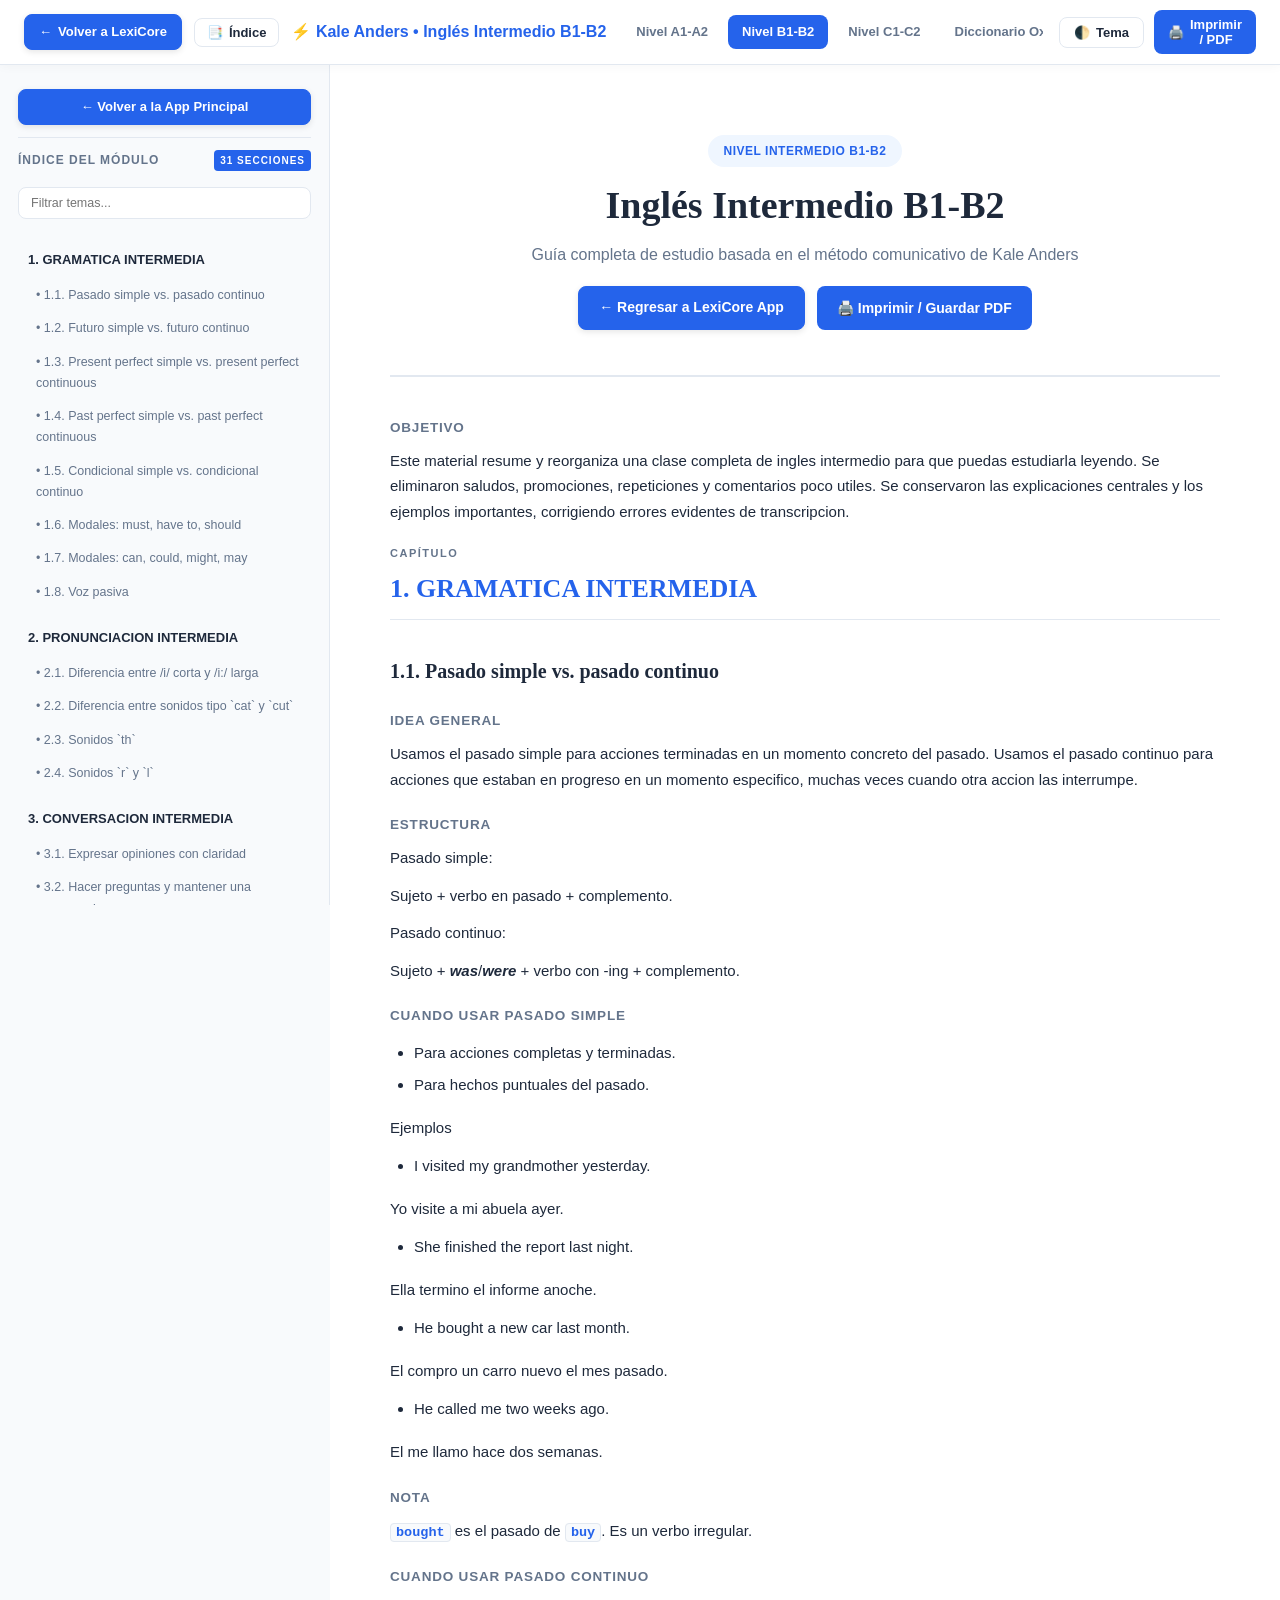
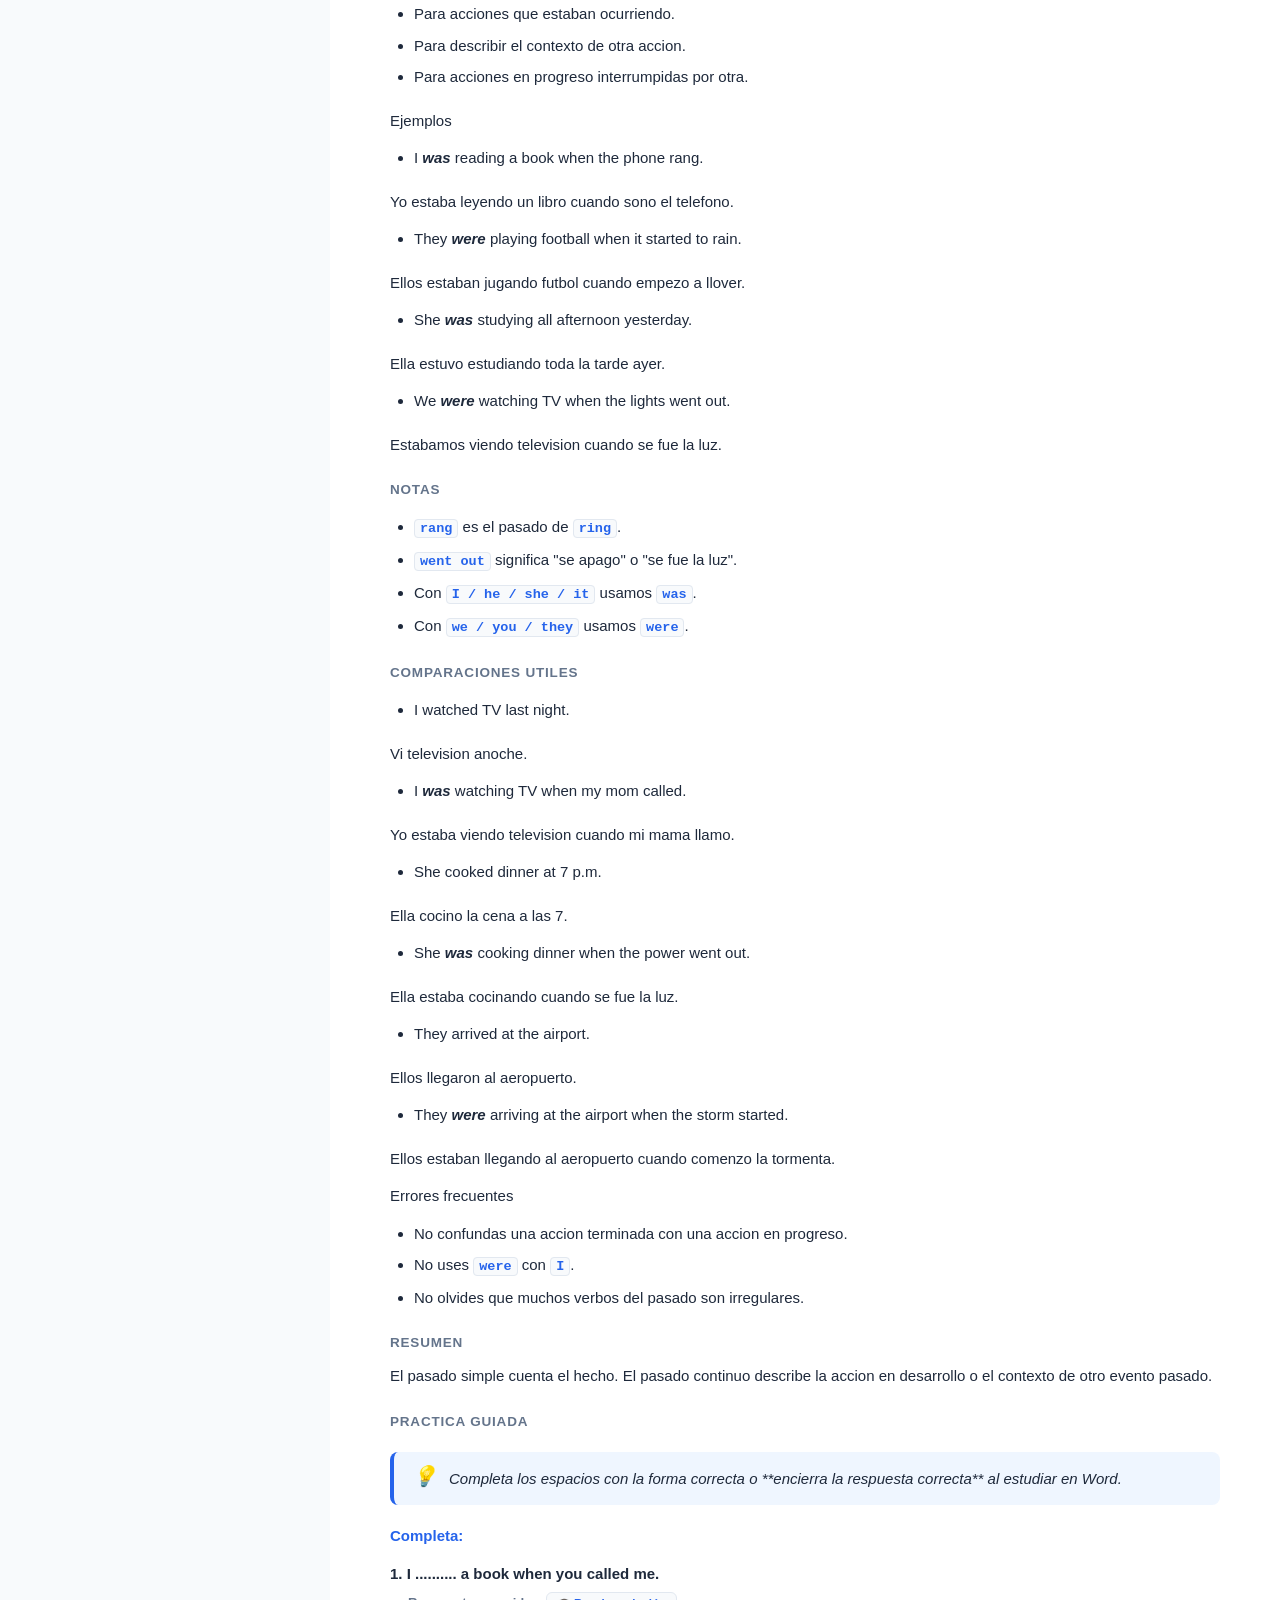
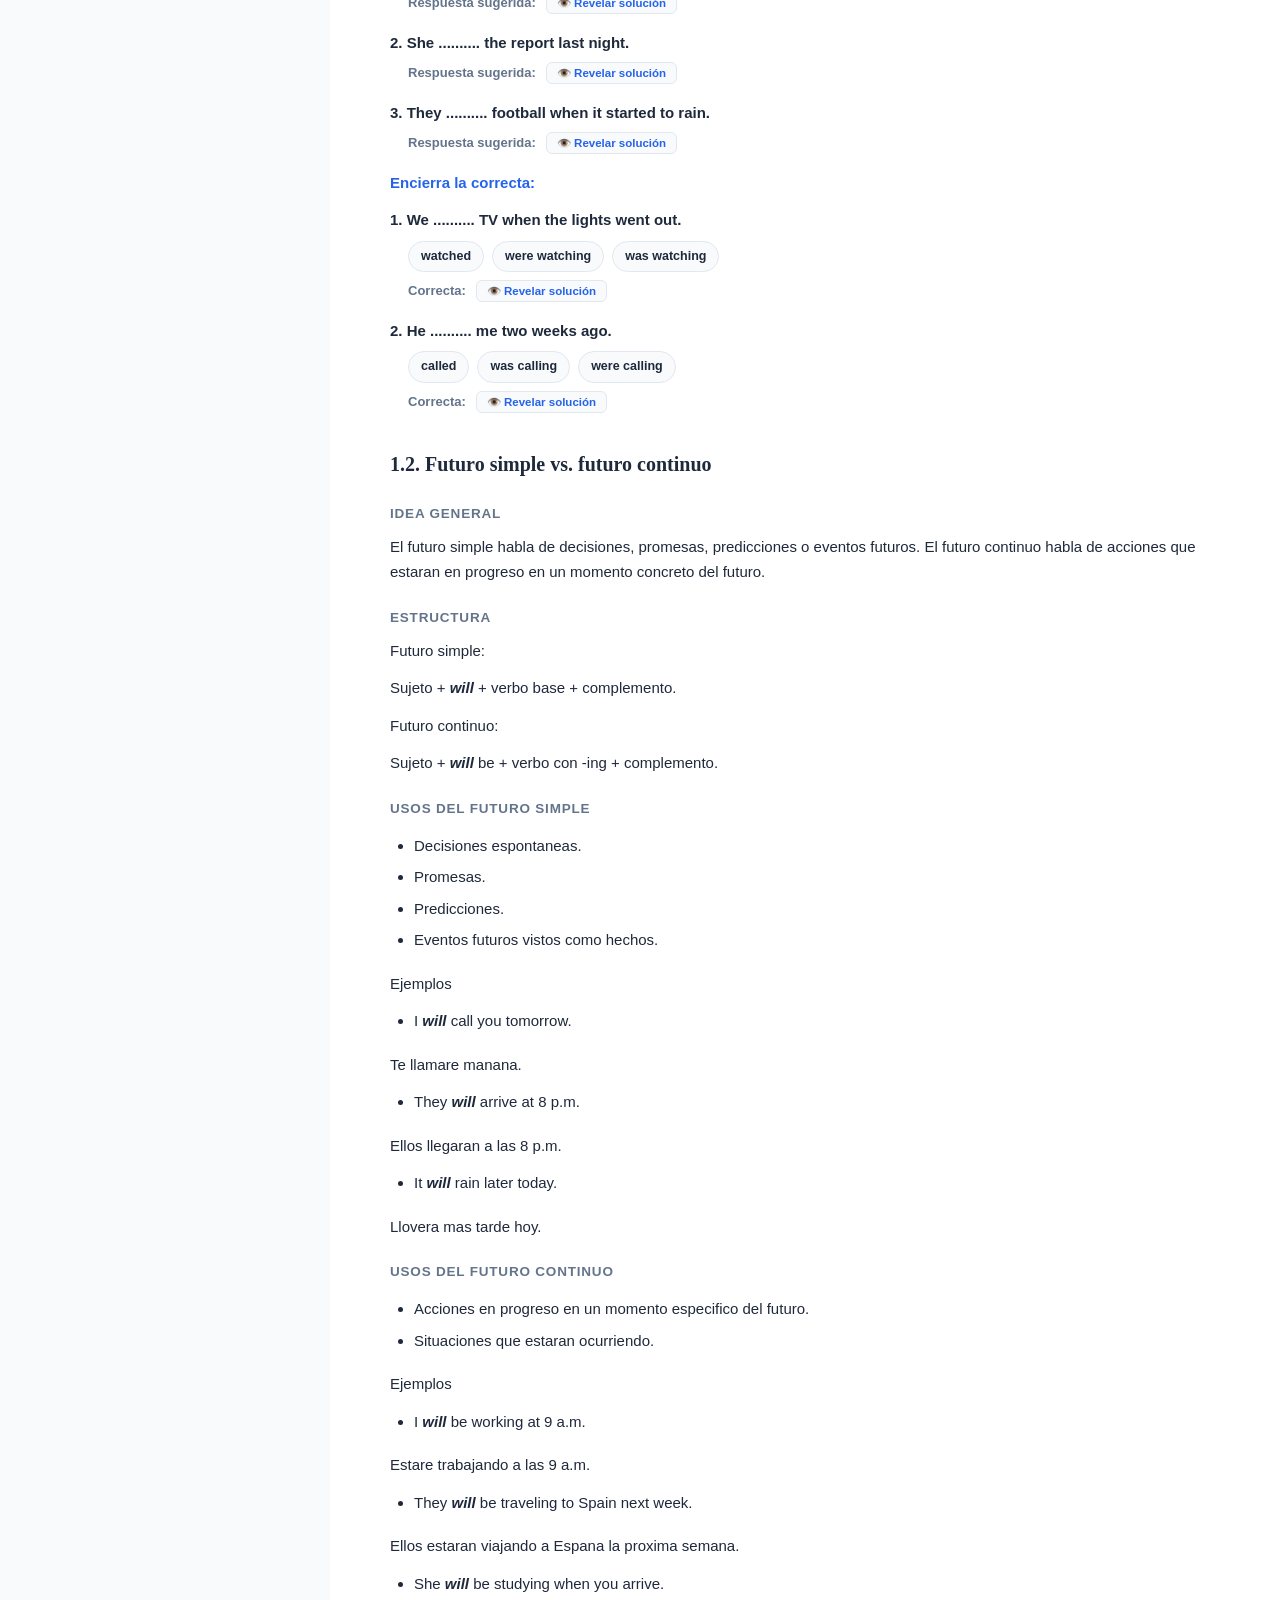
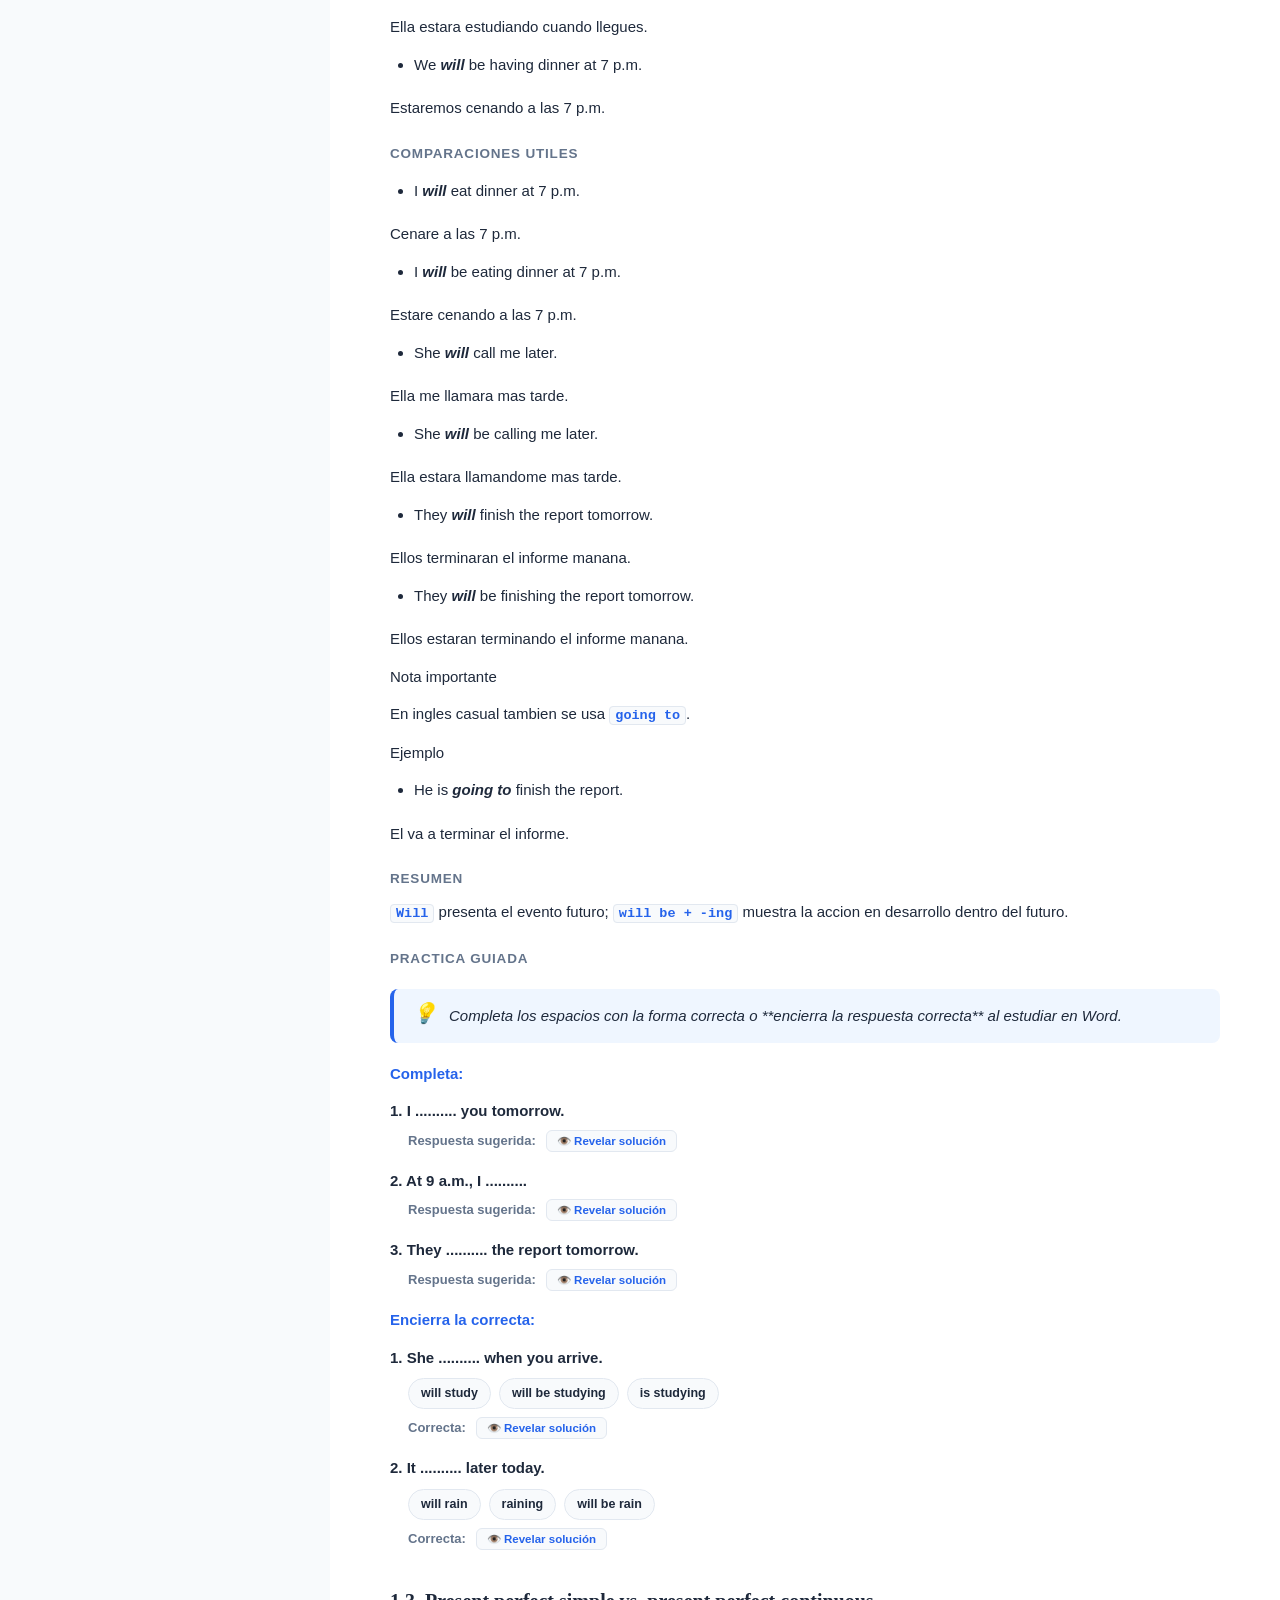
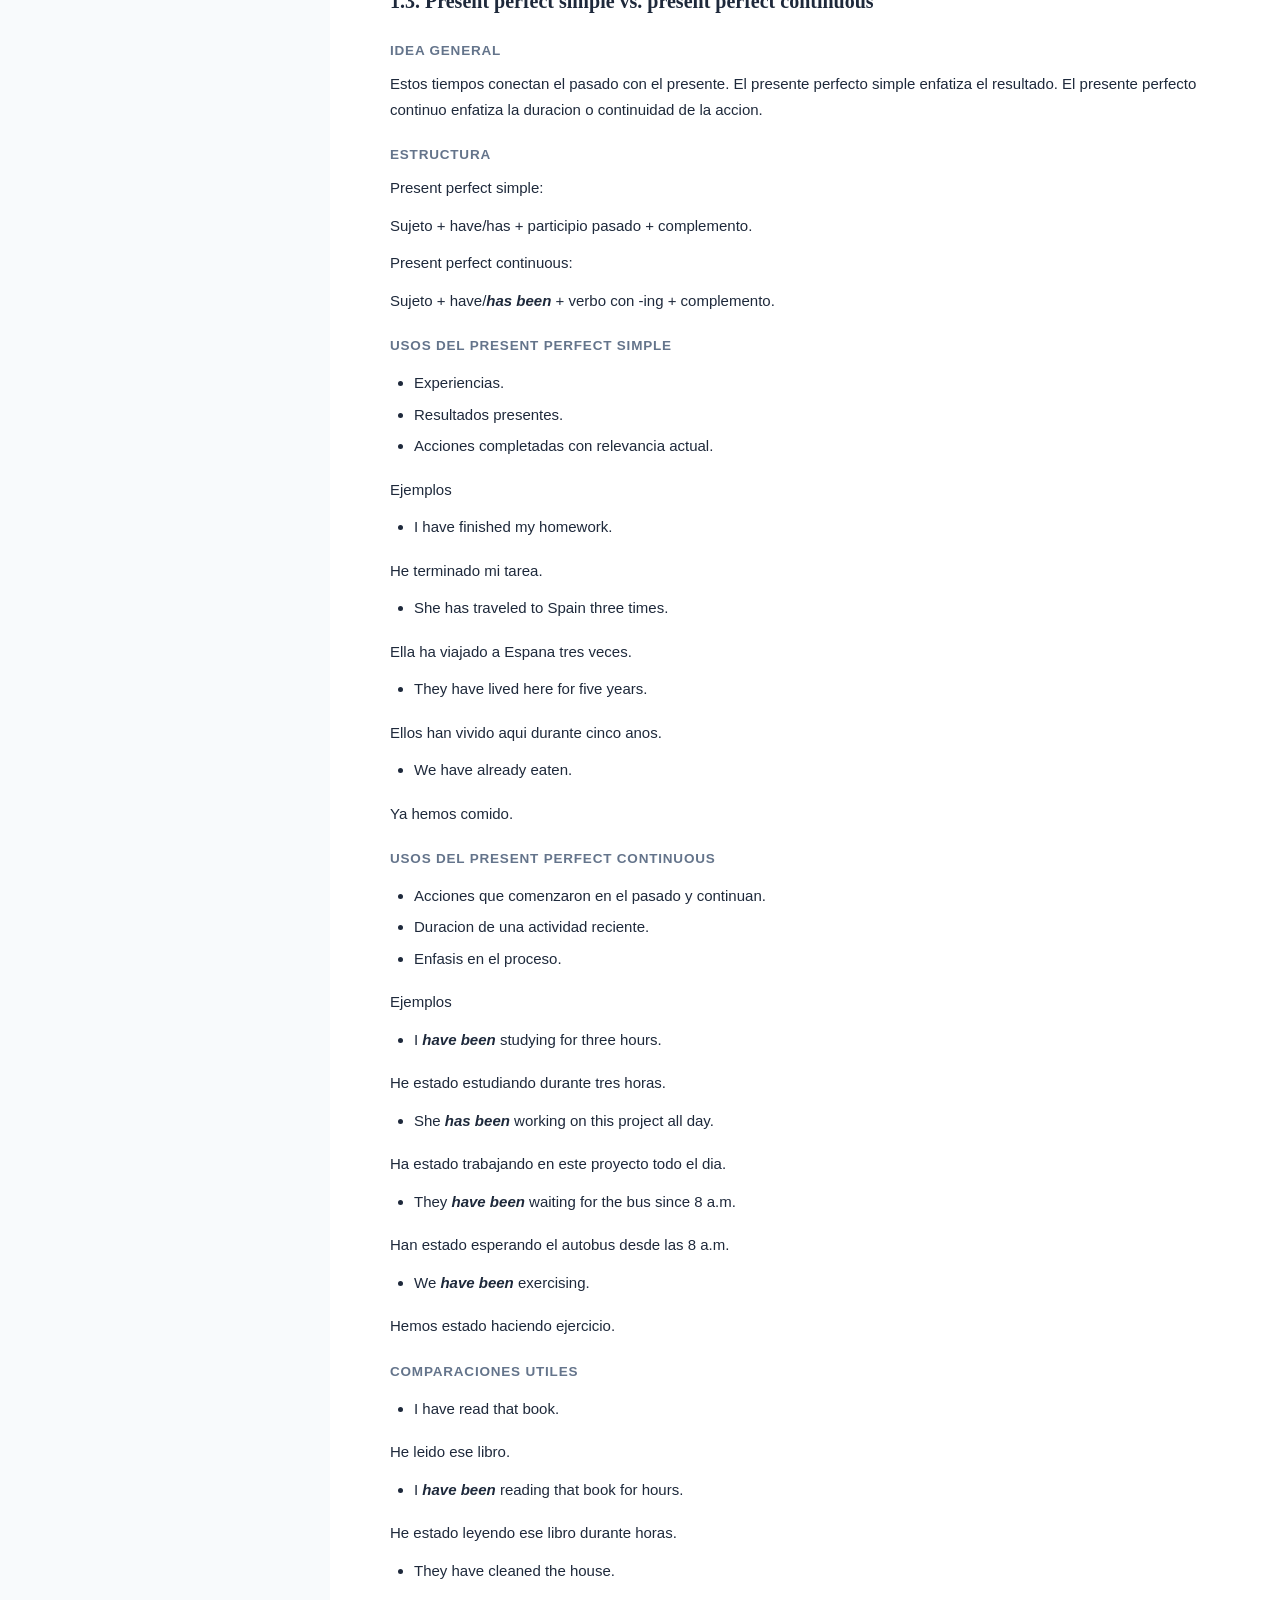
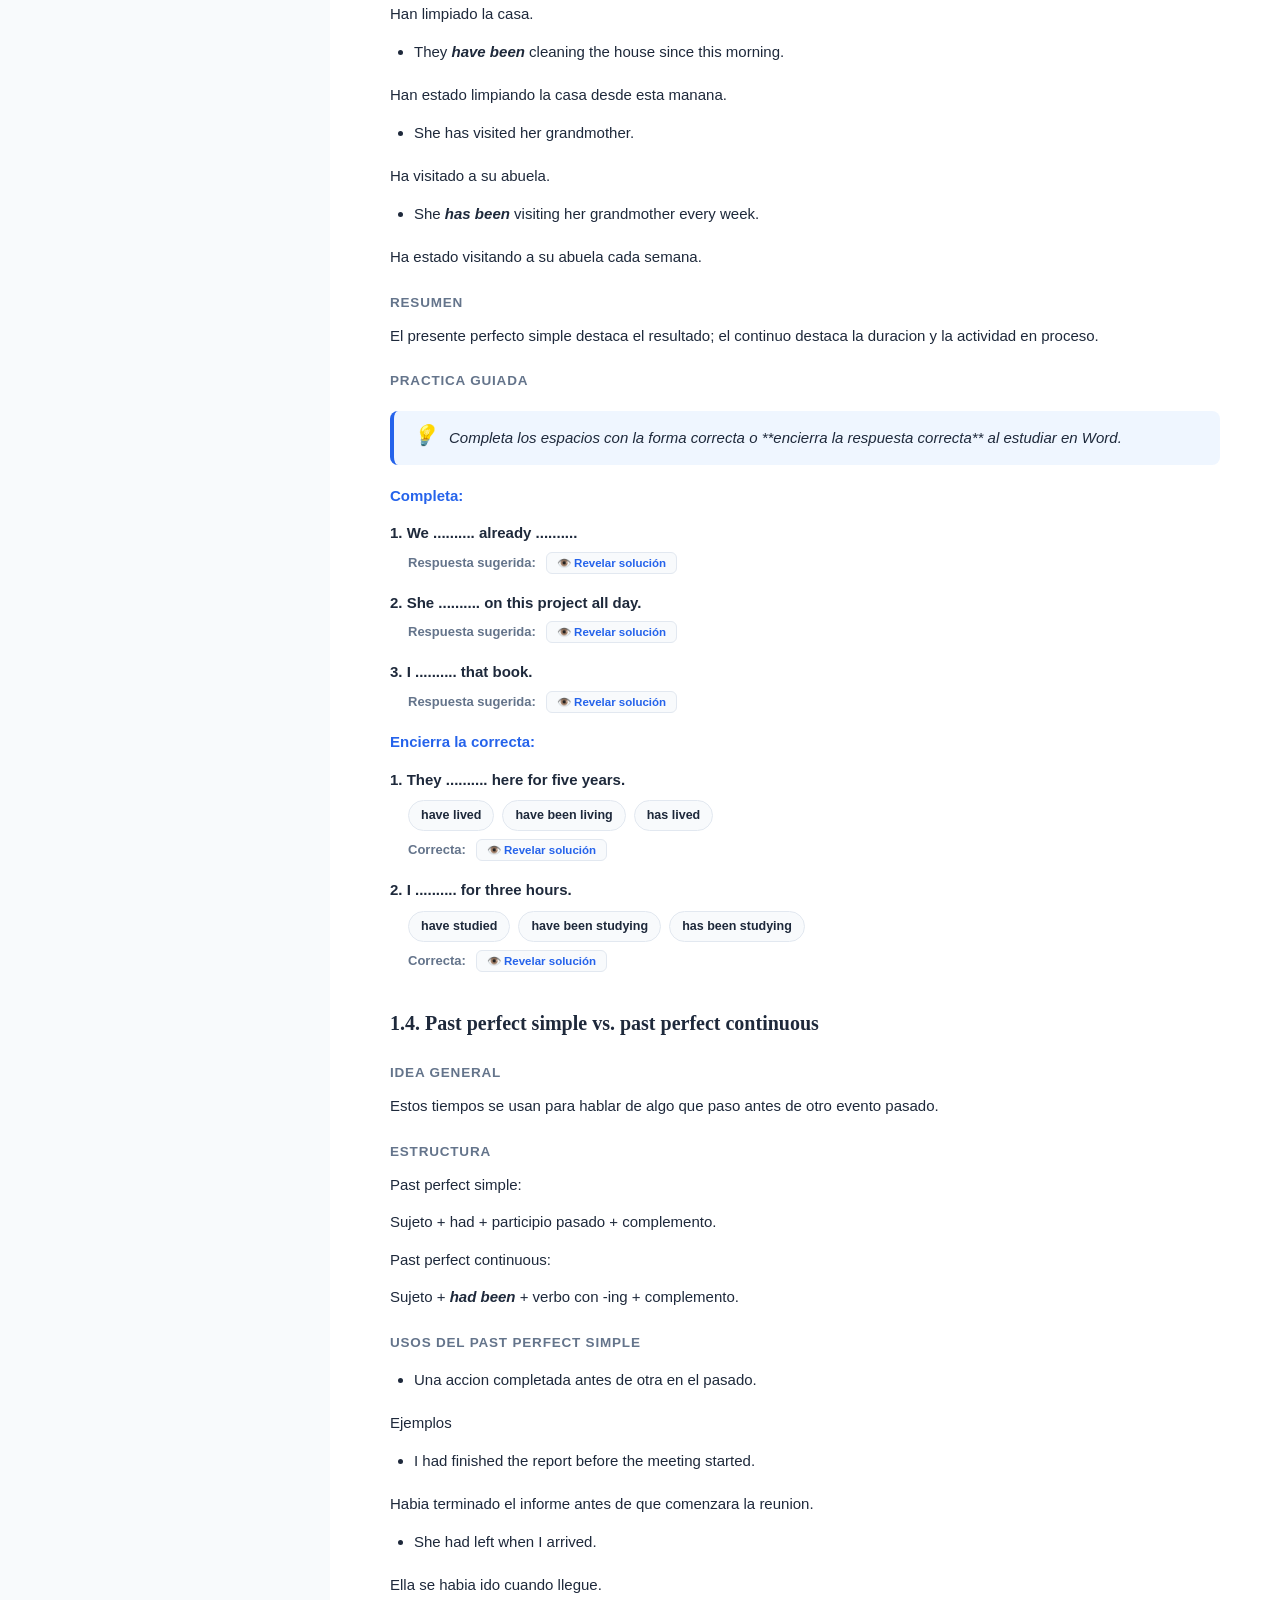
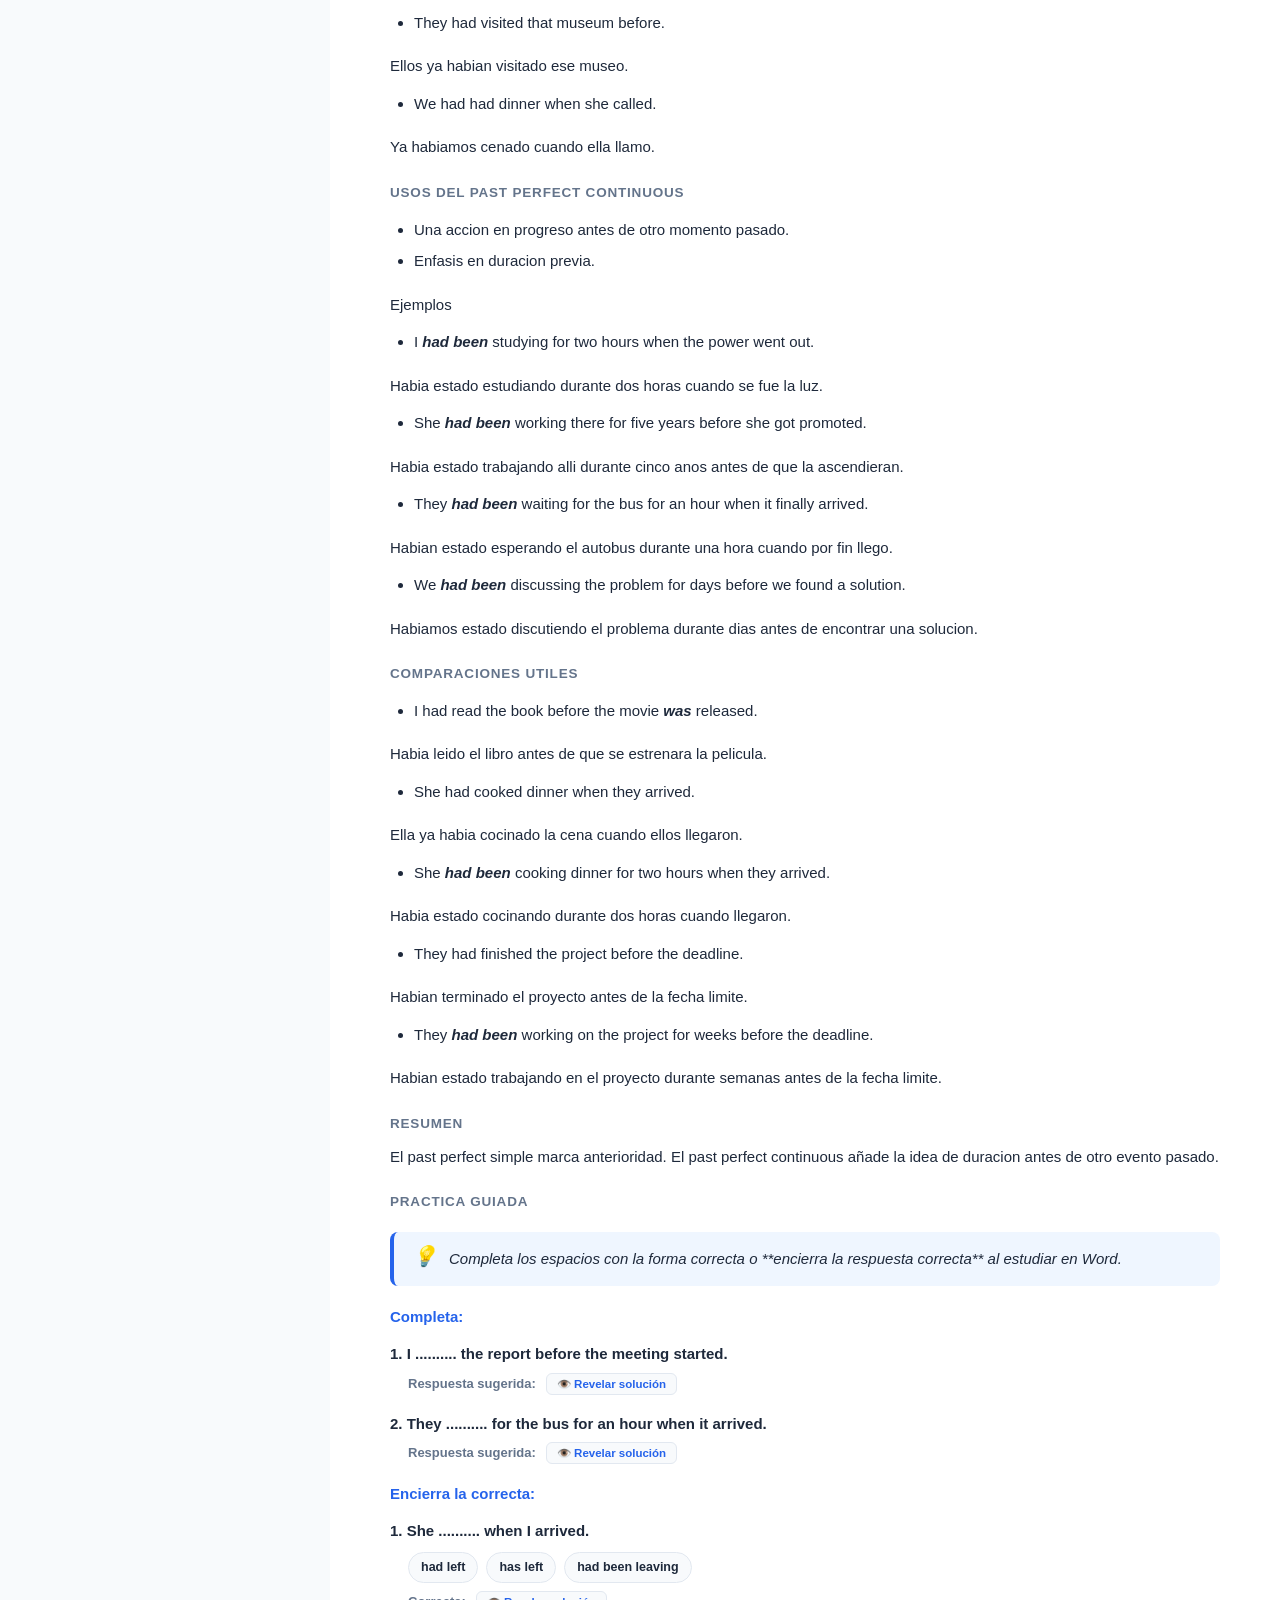
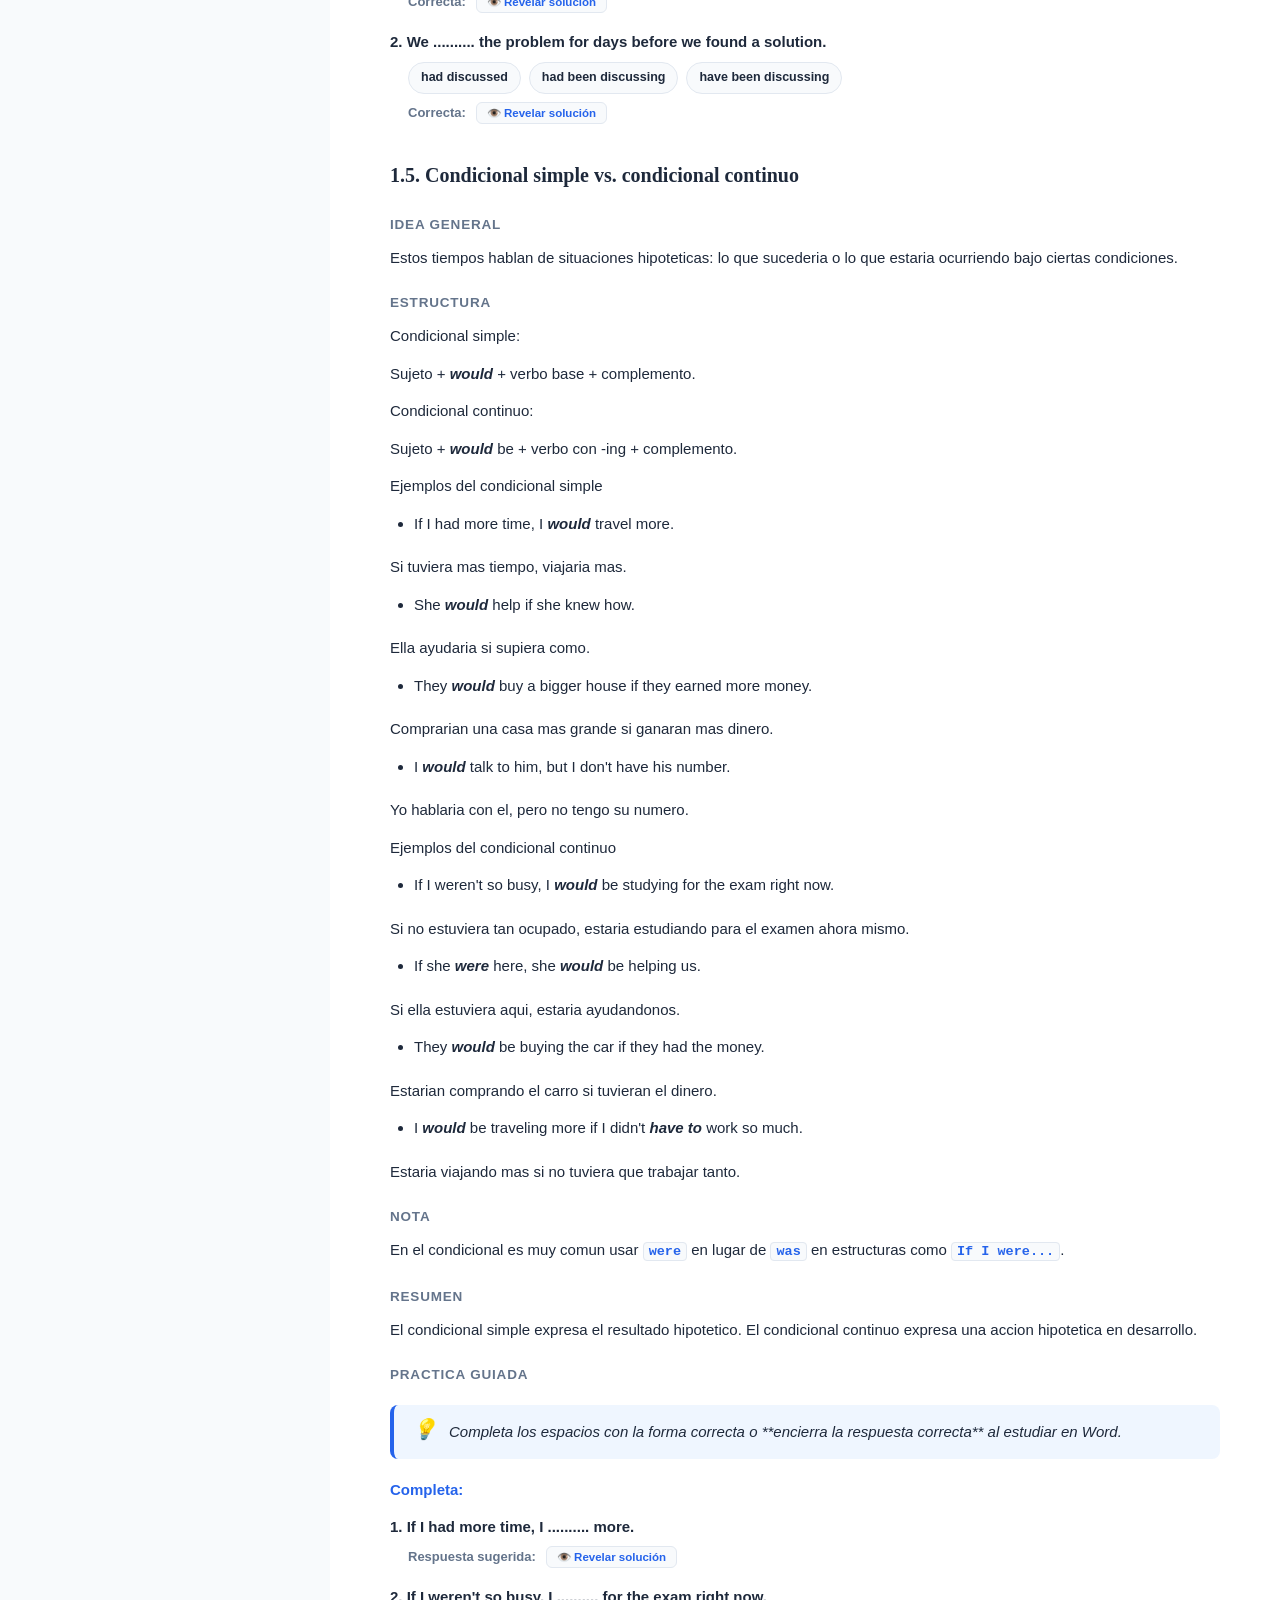
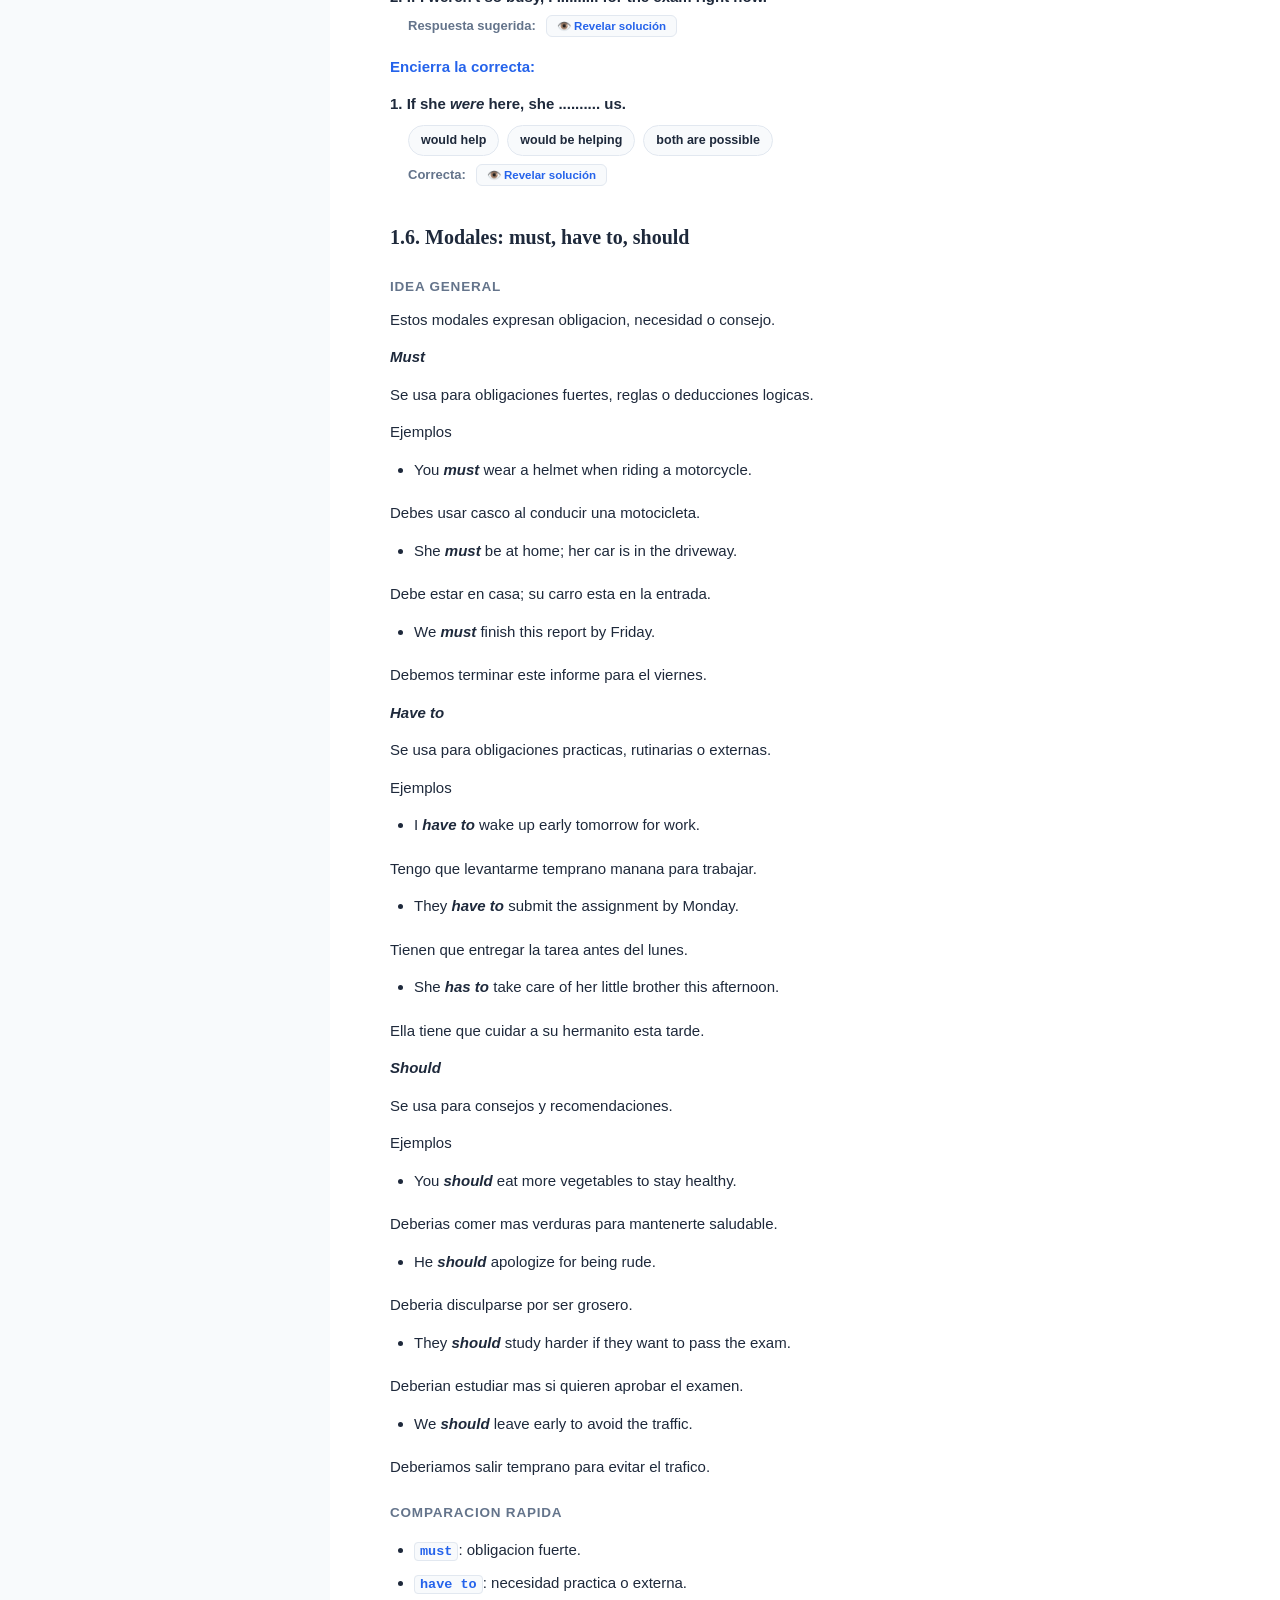
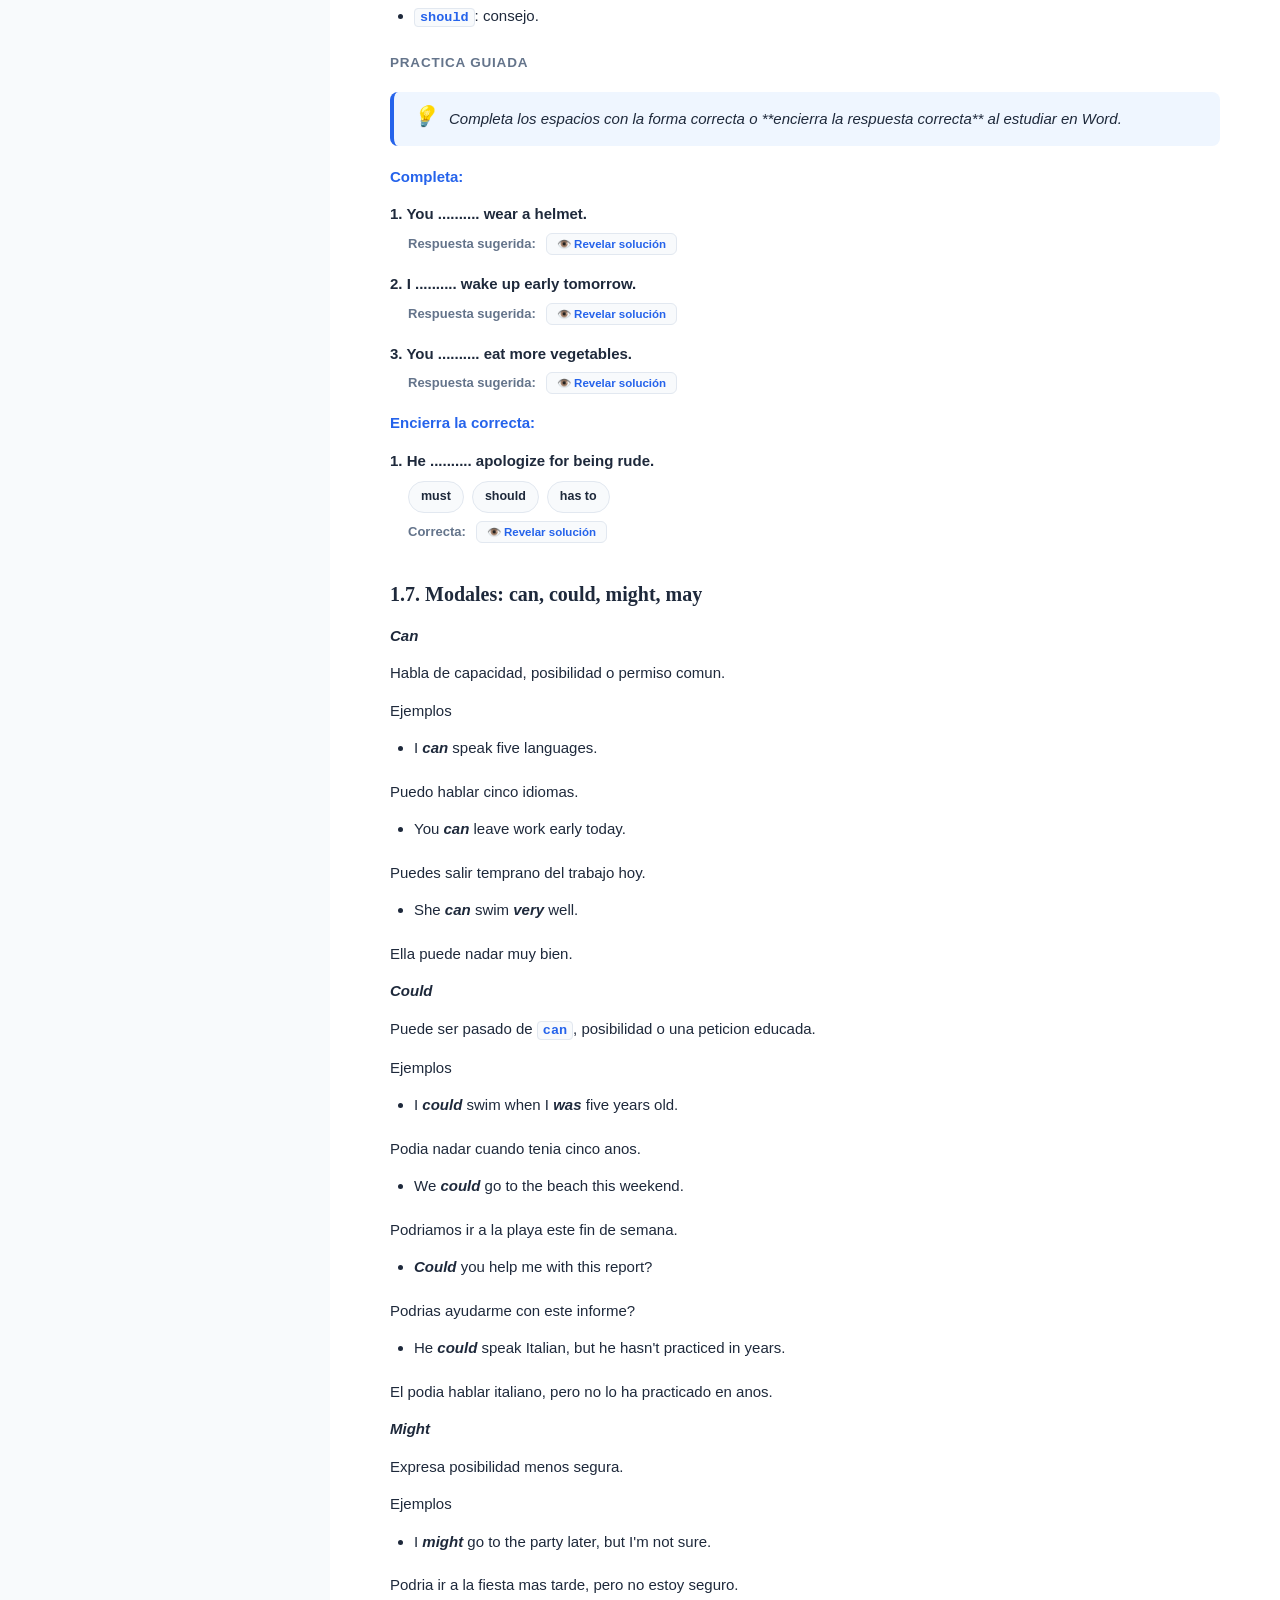
<file: B1-B2.html>
<!DOCTYPE html>
<html lang="es" class="light">
<head>
  <meta charset="UTF-8">
  <meta name="viewport" content="width=device-width, initial-scale=1.0">
  <title>Inglés Intermedio B1-B2 - Guía Didáctica | Kale Anders</title>
  <style>
    :root {
      --primary: #2563eb;
      --primary-light: #eff6ff;
      --bg: #ffffff;
      --bg-alt: #f8fafc;
      --text: #1e293b;
      --text-muted: #64748b;
      --border: #e2e8f0;
      --sidebar-bg: #f8fafc;
      --card-bg: #ffffff;
      --shadow: 0 4px 20px rgba(0, 0, 0, 0.05);
      --font-main: -apple-system, BlinkMacSystemFont, "Segoe UI", Roboto, Helvetica, Arial, sans-serif;
      --font-title: "Cambria", Georgia, serif;
    }

    .dark {
      --primary: #2563eb;
      --primary-light: #1e1b4b;
      --bg: #0f172a;
      --bg-alt: #1e293b;
      --text: #f1f5f9;
      --text-muted: #94a3b8;
      --border: #334155;
      --sidebar-bg: #0b1120;
      --card-bg: #1e293b;
      --shadow: 0 4px 20px rgba(0, 0, 0, 0.4);
    }

    * {
      box-sizing: border-box;
      margin: 0;
      padding: 0;
    }

    html {
      scroll-behavior: smooth;
    }

    body {
      font-family: var(--font-main);
      background-color: var(--bg-alt);
      color: var(--text);
      line-height: 1.7;
      font-size: 15px;
      transition: background-color 0.2s, color 0.2s;
    }

    /* Barra Superior Fija */
    .top-header {
      position: sticky;
      top: 0;
      z-index: 100;
      background: var(--bg);
      border-bottom: 1px solid var(--border);
      backdrop-filter: blur(8px);
      display: flex;
      align-items: center;
      justify-content: space-between;
      padding: 10px 24px;
      gap: 16px;
      box-shadow: 0 2px 10px rgba(0,0,0,0.03);
    }

    .top-header-left {
      display: flex;
      align-items: center;
      gap: 12px;
    }

    .btn-return-app {
      display: inline-flex;
      align-items: center;
      gap: 6px;
      background: var(--primary);
      color: #ffffff;
      border: 1px solid var(--primary);
      padding: 6px 14px;
      border-radius: 8px;
      font-weight: 700;
      font-size: 13px;
      text-decoration: none;
      transition: all 0.2s;
      white-space: nowrap;
      box-shadow: 0 2px 6px rgba(0,0,0,0.1);
    }

    .btn-return-app:hover {
      opacity: 0.92;
      transform: translateX(-2px);
      color: #ffffff;
    }

    .btn-toc-toggle {
      background: none;
      border: 1px solid var(--border);
      color: var(--text);
      padding: 6px 12px;
      border-radius: 8px;
      cursor: pointer;
      font-weight: 600;
      font-size: 13px;
      display: flex;
      align-items: center;
      gap: 6px;
    }

    .brand-title {
      font-weight: 800;
      font-size: 16px;
      color: var(--primary);
      text-decoration: none;
      display: flex;
      align-items: center;
      gap: 8px;
      white-space: nowrap;
    }

    .nav-tabs-bar {
      display: flex;
      gap: 6px;
      overflow-x: auto;
      padding: 4px 0;
    }

    .nav-tab {
      text-decoration: none;
      font-size: 13px;
      font-weight: 600;
      color: var(--text-muted);
      padding: 6px 14px;
      border-radius: 8px;
      white-space: nowrap;
      transition: all 0.15s;
    }

    .nav-tab:hover {
      color: var(--text);
      background: var(--bg-alt);
    }

    .nav-tab-active {
      background: var(--primary) !important;
      color: #ffffff !important;
    }

    .top-actions {
      display: flex;
      align-items: center;
      gap: 10px;
    }

    .btn-action {
      border: 1px solid var(--border);
      background: var(--bg);
      color: var(--text);
      padding: 7px 14px;
      border-radius: 8px;
      font-size: 13px;
      font-weight: 600;
      cursor: pointer;
      display: flex;
      align-items: center;
      gap: 6px;
      transition: background 0.15s;
    }

    .btn-action:hover {
      background: var(--bg-alt);
    }

    .btn-print {
      background: var(--primary);
      color: white;
      border: none;
    }

    .btn-print:hover {
      opacity: 0.9;
    }

    /* Layout Principal: Sidebar + Contenido */
    .app-layout {
      max-width: 1400px;
      margin: 0 auto;
      display: flex;
      min-height: calc(100vh - 60px);
    }

    /* Barra Lateral de Contenidos (ToC) */
    .sidebar-toc {
      width: 330px;
      flex-shrink: 0;
      background: var(--sidebar-bg);
      border-right: 1px solid var(--border);
      padding: 24px 18px;
      position: sticky;
      top: 60px;
      height: calc(100vh - 60px);
      overflow-y: auto;
    }

    .sidebar-title {
      font-size: 12px;
      text-transform: uppercase;
      letter-spacing: 1px;
      font-weight: 800;
      color: var(--text-muted);
      margin-bottom: 16px;
      display: flex;
      align-items: center;
      justify-content: space-between;
    }

    .toc-search {
      width: 100%;
      padding: 8px 12px;
      border-radius: 8px;
      border: 1px solid var(--border);
      background: var(--bg);
      color: var(--text);
      font-size: 12.5px;
      margin-bottom: 14px;
      outline: none;
    }

    .toc-list {
      list-style: none;
      display: flex;
      flex-direction: column;
      gap: 4px;
    }

    .toc-item-h1 {
      margin-top: 10px;
    }

    .toc-item-h1 a {
      display: block;
      font-weight: 700;
      font-size: 13px;
      color: var(--text);
      text-decoration: none;
      padding: 6px 10px;
      border-radius: 6px;
      transition: background 0.15s;
    }

    .toc-item-h2 a {
      display: block;
      font-size: 12.5px;
      color: var(--text-muted);
      text-decoration: none;
      padding: 4px 10px 4px 18px;
      border-radius: 6px;
      transition: all 0.15s;
    }

    .toc-item-h1 a:hover, .toc-item-h2 a:hover {
      background: var(--border);
      color: var(--text);
    }

    /* Contenedor del Documento Principal */
    .doc-container {
      flex: 1;
      min-width: 0;
      padding: 40px 60px 80px 60px;
      background: var(--bg);
    }

    .doc-card {
      max-width: 860px;
      margin: 0 auto;
    }

    /* Portada de Documento */
    .doc-hero {
      text-align: center;
      padding: 30px 20px 45px 20px;
      border-bottom: 2px solid var(--border);
      margin-bottom: 40px;
    }

    .hero-badge {
      display: inline-block;
      background: var(--primary-light);
      color: var(--primary);
      font-size: 12px;
      font-weight: 700;
      padding: 6px 16px;
      border-radius: 20px;
      text-transform: uppercase;
      letter-spacing: 0.5px;
      margin-bottom: 16px;
    }

    .hero-title {
      font-family: var(--font-title);
      font-size: 38px;
      font-weight: 800;
      color: var(--text);
      margin-bottom: 12px;
      line-height: 1.2;
    }

    .hero-subtitle {
      font-size: 16px;
      color: var(--text-muted);
      max-width: 620px;
      margin: 0 auto;
    }

    /* Jerarquía Tipográfica */
    .chapter-anchor, .section-anchor {
      scroll-margin-top: 80px;
    }

    .chapter-separator {
      margin-top: 60px;
      padding-top: 30px;
      border-top: 2px solid var(--border);
    }

    .doc-h1 {
      font-family: var(--font-title);
      font-size: 26px;
      font-weight: 800;
      color: var(--primary);
      margin-top: 20px;
      margin-bottom: 16px;
      padding-bottom: 8px;
      border-bottom: 1.5px solid var(--border);
      display: flex;
      flex-direction: column;
      gap: 4px;
    }

    .chapter-tag {
      font-size: 11px;
      text-transform: uppercase;
      letter-spacing: 1.5px;
      font-weight: 800;
      color: var(--text-muted);
      font-family: var(--font-main);
    }

    .doc-h2 {
      font-family: var(--font-title);
      font-size: 20px;
      font-weight: 700;
      color: var(--text);
      margin-top: 34px;
      margin-bottom: 12px;
    }

    .doc-h3 {
      font-size: 13.5px;
      font-weight: 800;
      color: var(--text-muted);
      text-transform: uppercase;
      letter-spacing: 0.8px;
      margin-top: 22px;
      margin-bottom: 8px;
    }

    .doc-p {
      margin-bottom: 12px;
      color: var(--text);
    }

    /* Listas con viñetas */
    .doc-list {
      margin: 12px 0 18px 24px;
    }

    .doc-list li {
      margin-bottom: 6px;
    }

    /* Listas ordenadas / Pasos del método */
    .doc-ordered-list {
      margin: 14px 0 22px 24px;
      display: flex;
      flex-direction: column;
      gap: 10px;
    }

    .doc-ordered-list li {
      background: var(--bg-alt);
      border: 1px solid var(--border);
      border-radius: 8px;
      padding: 10px 14px;
      font-weight: 500;
    }

    /* Ejemplos Bilingües */
    .bilingual-en {
      color: var(--text);
      font-size: 15.5px;
      margin-top: 10px;
      padding: 6px 12px;
      background: var(--bg-alt);
      border-left: 3px solid var(--primary);
      border-radius: 0 6px 6px 0;
    }

    .bilingual-es {
      color: var(--text-muted);
      font-size: 13.5px;
      margin-bottom: 12px;
      padding-left: 12px;
      font-style: italic;
    }

    /* Cajas Callout / Book Note */
    .callout-note {
      background: var(--primary-light);
      border-left: 4px solid var(--primary);
      border-radius: 8px;
      padding: 14px 18px;
      margin: 18px 0;
      display: flex;
      gap: 12px;
      font-style: italic;
      color: var(--text);
    }

    .callout-icon {
      font-size: 20px;
      line-height: 1;
    }

    .callout-body {
      flex: 1;
    }

    /* Ejercicios Guiados */
    .exercise-subheading {
      font-weight: 700;
      margin-top: 16px;
      margin-bottom: 6px;
      color: var(--primary);
    }

    .exercise-question {
      margin-top: 12px;
      font-weight: 600;
      color: var(--text);
    }

    .exercise-options {
      display: flex;
      flex-wrap: wrap;
      gap: 8px;
      margin: 8px 0 8px 18px;
    }

    .opt-badge {
      background: var(--bg-alt);
      border: 1px solid var(--border);
      padding: 4px 12px;
      border-radius: 20px;
      font-size: 12.5px;
      font-weight: 600;
      color: var(--text);
      cursor: pointer;
      user-select: none;
      transition: all 0.15s;
    }

    .opt-badge:hover {
      border-color: var(--primary);
      background: var(--primary-light);
      color: var(--primary);
    }

    .opt-badge.selected {
      background: var(--primary);
      color: #ffffff;
      border-color: var(--primary);
    }

    .exercise-answer-box {
      margin: 6px 0 16px 18px;
      font-size: 13px;
      display: flex;
      align-items: center;
      gap: 10px;
      flex-wrap: wrap;
    }

    .ans-label {
      font-weight: 700;
      color: var(--text-muted);
    }

    .btn-reveal {
      background: var(--bg-alt);
      border: 1px solid var(--border);
      color: var(--primary);
      padding: 3px 10px;
      border-radius: 6px;
      font-size: 11.5px;
      font-weight: 700;
      cursor: pointer;
      transition: all 0.15s;
    }

    .btn-reveal:hover {
      background: var(--primary);
      color: #ffffff;
    }

    .ans-text {
      font-style: italic;
      font-weight: 700;
      color: #059669;
      background: #ecfdf5;
      padding: 2px 8px;
      border-radius: 4px;
      border: 1px solid #a7f3d0;
    }

    .hidden-answer {
      display: none;
    }

    /* Inline Code */
    code {
      font-family: Consolas, Monaco, monospace;
      background: var(--bg-alt);
      border: 1px solid var(--border);
      padding: 1px 5px;
      border-radius: 4px;
      font-size: 0.9em;
      color: var(--primary);
    }

    /* Botón flotante para subir */
    .btn-back-to-top {
      position: fixed;
      bottom: 24px;
      right: 24px;
      width: 44px;
      height: 44px;
      border-radius: 50%;
      background: var(--primary);
      color: white;
      border: none;
      box-shadow: 0 4px 15px rgba(0,0,0,0.2);
      cursor: pointer;
      font-size: 18px;
      display: flex;
      align-items: center;
      justify-content: center;
      opacity: 0;
      pointer-events: none;
      transition: opacity 0.2s, transform 0.2s;
      z-index: 90;
    }

    .btn-back-to-top.visible {
      opacity: 1;
      pointer-events: auto;
    }

    .btn-back-to-top:hover {
      transform: translateY(-3px);
    }

    /* Drawer de ToC para Pantallas Pequeñas */
    @media (max-width: 900px) {
      .sidebar-toc {
        display: none;
        position: fixed;
        left: 0;
        top: 60px;
        bottom: 0;
        z-index: 99;
        width: 300px;
        box-shadow: 2px 0 15px rgba(0,0,0,0.2);
      }

      .sidebar-toc.open {
        display: block;
      }

      .doc-container {
        padding: 24px 20px 60px 20px;
      }

      .hero-title {
        font-size: 28px;
      }
    }

    /* Impresión / Guardar en PDF */
    @media print {
      body {
        background: white;
        color: black;
        font-size: 10.5pt;
      }

      .top-header, .sidebar-toc, .btn-reveal, .btn-back-to-top {
        display: none !important;
      }

      .doc-container {
        padding: 0;
      }

      .chapter-anchor {
        page-break-before: always;
      }

      .hidden-answer {
        display: inline !important;
      }

      .bilingual-en {
        background: none;
        border-left: 2pt solid black;
      }

      @page {
        margin: 1.5cm 1.2cm 1.5cm 1.2cm;
      }
    }
  </style>
</head>
<body>

  <!-- Barra Superior Fija -->
  <header class="top-header">
    <div class="top-header-left">
      <a href="index.html" class="btn-return-app" title="Regresar a la aplicación principal LexiCore">
        <span>←</span> <span>Volver a LexiCore</span>
      </a>
      <button class="btn-toc-toggle" onclick="toggleMobileToc()" title="Alternar índice">
        📑 <span>Índice</span>
      </button>
      <a href="index.html" class="brand-title">
        <span>⚡ Kale Anders &bull; Inglés Intermedio B1-B2</span>
      </a>
    </div>

    <!-- Pestañas de Navegación Rápida -->
    <div class="nav-tabs-bar">
      <a href="A1-A2.html" class="nav-tab ">Nivel A1-A2</a>
<a href="B1-B2.html" class="nav-tab nav-tab-active">Nivel B1-B2</a>
<a href="C1-C2.html" class="nav-tab ">Nivel C1-C2</a>
<a href="oxford_dictionary_book_a1.html" class="nav-tab ">Diccionario Oxford 3000</a>
<a href="index.html" class="nav-tab ">🏠 App Principal</a>

    </div>

    <!-- Acciones -->
    <div class="top-actions">
      <button class="btn-action" onclick="toggleTheme()" title="Cambiar tema">
        🌓 <span id="theme-btn-text">Tema</span>
      </button>
      <button class="btn-action btn-print" onclick="window.print()" title="Imprimir o guardar PDF">
        🖨️ <span>Imprimir / PDF</span>
      </button>
    </div>
  </header>

  <!-- Layout Principal -->
  <div class="app-layout">
    
    <!-- Barra Lateral de Contenidos -->
    <aside class="sidebar-toc" id="sidebar-toc">
      <div style="padding-bottom: 12px; margin-bottom: 12px; border-bottom: 1px solid var(--border);">
        <a href="index.html" class="btn-return-app" style="width: 100%; justify-content: center; box-sizing: border-box;">
          ← Volver a la App Principal
        </a>
      </div>
      <div class="sidebar-title">
        <span>Índice del Módulo</span>
        <span style="font-size: 10px; background: var(--primary); color: white; padding: 2px 6px; border-radius: 4px;">31 Secciones</span>
      </div>
      <input type="text" class="toc-search" placeholder="Filtrar temas..." oninput="filterToc(this.value)">
      <ul class="toc-list" id="toc-list">
        
            <li class="toc-item-h1">
              <a href="#cap-1-gramatica-intermedia" onclick="closeMobileToc()">1. GRAMATICA INTERMEDIA</a>
            </li>
            <li class="toc-item-h2">
              <a href="#sec-11-pasado-simple-vs-pasado-continuo" onclick="closeMobileToc()">&bull; 1.1. Pasado simple vs. pasado continuo</a>
            </li>
            <li class="toc-item-h2">
              <a href="#sec-12-futuro-simple-vs-futuro-continuo" onclick="closeMobileToc()">&bull; 1.2. Futuro simple vs. futuro continuo</a>
            </li>
            <li class="toc-item-h2">
              <a href="#sec-13-present-perfect-simple-vs-present-perfect-conti" onclick="closeMobileToc()">&bull; 1.3. Present perfect simple vs. present perfect continuous</a>
            </li>
            <li class="toc-item-h2">
              <a href="#sec-14-past-perfect-simple-vs-past-perfect-continuous" onclick="closeMobileToc()">&bull; 1.4. Past perfect simple vs. past perfect continuous</a>
            </li>
            <li class="toc-item-h2">
              <a href="#sec-15-condicional-simple-vs-condicional-continuo" onclick="closeMobileToc()">&bull; 1.5. Condicional simple vs. condicional continuo</a>
            </li>
            <li class="toc-item-h2">
              <a href="#sec-16-modales-must-have-to-should" onclick="closeMobileToc()">&bull; 1.6. Modales: must, have to, should</a>
            </li>
            <li class="toc-item-h2">
              <a href="#sec-17-modales-can-could-might-may" onclick="closeMobileToc()">&bull; 1.7. Modales: can, could, might, may</a>
            </li>
            <li class="toc-item-h2">
              <a href="#sec-18-voz-pasiva" onclick="closeMobileToc()">&bull; 1.8. Voz pasiva</a>
            </li>
            <li class="toc-item-h1">
              <a href="#cap-2-pronunciacion-intermedia" onclick="closeMobileToc()">2. PRONUNCIACION INTERMEDIA</a>
            </li>
            <li class="toc-item-h2">
              <a href="#sec-21-diferencia-entre-i-corta-y-i-larga" onclick="closeMobileToc()">&bull; 2.1. Diferencia entre /i/ corta y /i:/ larga</a>
            </li>
            <li class="toc-item-h2">
              <a href="#sec-22-diferencia-entre-sonidos-tipo-cat-y-cut" onclick="closeMobileToc()">&bull; 2.2. Diferencia entre sonidos tipo `cat` y `cut`</a>
            </li>
            <li class="toc-item-h2">
              <a href="#sec-23-sonidos-th" onclick="closeMobileToc()">&bull; 2.3. Sonidos `th`</a>
            </li>
            <li class="toc-item-h2">
              <a href="#sec-24-sonidos-r-y-l" onclick="closeMobileToc()">&bull; 2.4. Sonidos `r` y `l`</a>
            </li>
            <li class="toc-item-h1">
              <a href="#cap-3-conversacion-intermedia" onclick="closeMobileToc()">3. CONVERSACION INTERMEDIA</a>
            </li>
            <li class="toc-item-h2">
              <a href="#sec-31-expresar-opiniones-con-claridad" onclick="closeMobileToc()">&bull; 3.1. Expresar opiniones con claridad</a>
            </li>
            <li class="toc-item-h2">
              <a href="#sec-32-hacer-preguntas-y-mantener-una-conversacion" onclick="closeMobileToc()">&bull; 3.2. Hacer preguntas y mantener una conversacion</a>
            </li>
            <li class="toc-item-h2">
              <a href="#sec-33-sugerir-soluciones-alternativas" onclick="closeMobileToc()">&bull; 3.3. Sugerir soluciones alternativas</a>
            </li>
            <li class="toc-item-h1">
              <a href="#cap-4-escritura-intermedia" onclick="closeMobileToc()">4. ESCRITURA INTERMEDIA</a>
            </li>
            <li class="toc-item-h2">
              <a href="#sec-41-estructura-de-un-parrafo" onclick="closeMobileToc()">&bull; 4.1. Estructura de un parrafo</a>
            </li>
            <li class="toc-item-h2">
              <a href="#sec-42-conectores-para-coherencia-y-cohesion" onclick="closeMobileToc()">&bull; 4.2. Conectores para coherencia y cohesion</a>
            </li>
            <li class="toc-item-h2">
              <a href="#sec-43-evitar-repeticiones" onclick="closeMobileToc()">&bull; 4.3. Evitar repeticiones</a>
            </li>
            <li class="toc-item-h2">
              <a href="#sec-44-descripciones-de-personas-y-lugares" onclick="closeMobileToc()">&bull; 4.4. Descripciones de personas y lugares</a>
            </li>
            <li class="toc-item-h1">
              <a href="#cap-5-vocabulario-intermedio" onclick="closeMobileToc()">5. VOCABULARIO INTERMEDIO</a>
            </li>
            <li class="toc-item-h2">
              <a href="#sec-51-phrasal-verbs-comunes" onclick="closeMobileToc()">&bull; 5.1. Phrasal verbs comunes</a>
            </li>
            <li class="toc-item-h2">
              <a href="#sec-52-colocaciones-comunes-con-make-do-y-have" onclick="closeMobileToc()">&bull; 5.2. Colocaciones comunes con make, do y have</a>
            </li>
            <li class="toc-item-h2">
              <a href="#sec-53-expresiones-idiomaticas-basicas" onclick="closeMobileToc()">&bull; 5.3. Expresiones idiomaticas basicas</a>
            </li>
            <li class="toc-item-h1">
              <a href="#cap-6-correccion-de-errores-comunes" onclick="closeMobileToc()">6. CORRECCION DE ERRORES COMUNES</a>
            </li>
            <li class="toc-item-h2">
              <a href="#sec-61-errores-de-vocabulario-y-uso" onclick="closeMobileToc()">&bull; 6.1. Errores de vocabulario y uso</a>
            </li>
            <li class="toc-item-h2">
              <a href="#sec-62-errores-de-pronunciacion-frecuentes" onclick="closeMobileToc()">&bull; 6.2. Errores de pronunciacion frecuentes</a>
            </li>
            <li class="toc-item-h1">
              <a href="#cap-7-como-estudiar-este-material-leyendo" onclick="closeMobileToc()">7. COMO ESTUDIAR ESTE MATERIAL LEYENDO</a>
            </li>
      </ul>
    </aside>

    <!-- Contenido Principal -->
    <main class="doc-container">
      <div class="doc-card">
        
        <!-- Portada -->
        <div class="doc-hero">
          <span class="hero-badge">Nivel Intermedio B1-B2</span>
          <h1 class="hero-title">Inglés Intermedio B1-B2</h1>
          <p class="hero-subtitle">Guía completa de estudio basada en el método comunicativo de Kale Anders</p>
          <div style="margin-top: 18px; display: flex; justify-content: center; gap: 12px; flex-wrap: wrap;">
            <a href="index.html" class="btn-return-app" style="padding: 9px 20px; font-size: 14px;">
              ← Regresar a LexiCore App
            </a>
            <button class="btn-action btn-print" onclick="window.print()" style="padding: 9px 20px; font-size: 14px;">
              🖨️ Imprimir / Guardar PDF
            </button>
          </div>
        </div>

        <!-- Bloques del Documento -->
        <div class="doc-content">
          <h4 class="doc-h3">Objetivo</h4>
<p class="doc-p">Este material resume y reorganiza una clase completa de ingles intermedio para que puedas estudiarla leyendo. Se eliminaron saludos, promociones, repeticiones y comentarios poco utiles. Se conservaron las explicaciones centrales y los ejemplos importantes, corrigiendo errores evidentes de transcripcion.</p>

                <div class="chapter-anchor " id="cap-1-gramatica-intermedia"></div>
                <h2 class="doc-h1">
                  <span class="chapter-tag">CAPÍTULO</span>
                  <span>1. GRAMATICA INTERMEDIA</span>
                </h2>

            <div class="section-anchor" id="sec-11-pasado-simple-vs-pasado-continuo"></div>
            <h3 class="doc-h2">1.1. Pasado simple vs. pasado continuo</h3>
<h4 class="doc-h3">Idea general</h4>
<p class="doc-p">Usamos el pasado simple para acciones terminadas en un momento concreto del pasado. Usamos el pasado continuo para acciones que estaban en progreso en un momento especifico, muchas veces cuando otra accion las interrumpe.</p>
<h4 class="doc-h3">Estructura</h4>
<p class="doc-p">Pasado simple:</p>
<p class="doc-p">Sujeto + verbo en pasado + complemento.</p>
<p class="doc-p">Pasado continuo:</p>
<p class="doc-p">Sujeto + <strong><em>was</em></strong>/<strong><em>were</em></strong> + verbo con -ing + complemento.</p>
<h4 class="doc-h3">Cuando usar pasado simple</h4>
<ul class="doc-list"><li>Para acciones completas y terminadas.</li><li>Para hechos puntuales del pasado.</li></ul>
<p class="doc-p">Ejemplos</p>
<ul class="doc-list"><li>I visited my grandmother yesterday.</li></ul>
<p class="doc-p">Yo visite a mi abuela ayer.</p>
<ul class="doc-list"><li>She finished the report last night.</li></ul>
<p class="doc-p">Ella termino el informe anoche.</p>
<ul class="doc-list"><li>He bought a new car last month.</li></ul>
<p class="doc-p">El compro un carro nuevo el mes pasado.</p>
<ul class="doc-list"><li>He called me two weeks ago.</li></ul>
<p class="doc-p">El me llamo hace dos semanas.</p>
<h4 class="doc-h3">Nota</h4>
<p class="doc-p"><strong><code>bought</code></strong> es el pasado de <strong><code>buy</code></strong>. Es un verbo irregular.</p>
<h4 class="doc-h3">Cuando usar pasado continuo</h4>
<ul class="doc-list"><li>Para acciones que estaban ocurriendo.</li><li>Para describir el contexto de otra accion.</li><li>Para acciones en progreso interrumpidas por otra.</li></ul>
<p class="doc-p">Ejemplos</p>
<ul class="doc-list"><li>I <strong><em>was</em></strong> reading a book when the phone rang.</li></ul>
<p class="doc-p">Yo estaba leyendo un libro cuando sono el telefono.</p>
<ul class="doc-list"><li>They <strong><em>were</em></strong> playing football when it started to rain.</li></ul>
<p class="doc-p">Ellos estaban jugando futbol cuando empezo a llover.</p>
<ul class="doc-list"><li>She <strong><em>was</em></strong> studying all afternoon yesterday.</li></ul>
<p class="doc-p">Ella estuvo estudiando toda la tarde ayer.</p>
<ul class="doc-list"><li>We <strong><em>were</em></strong> watching TV when the lights went out.</li></ul>
<p class="doc-p">Estabamos viendo television cuando se fue la luz.</p>
<h4 class="doc-h3">Notas</h4>
<ul class="doc-list"><li><strong><code>rang</code></strong> es el pasado de <strong><code>ring</code></strong>.</li><li><strong><code>went out</code></strong> significa &quot;se apago&quot; o &quot;se fue la luz&quot;.</li><li>Con <strong><code>I / he / she / it</code></strong> usamos <strong><code>was</code></strong>.</li><li>Con <strong><code>we / you / they</code></strong> usamos <strong><code>were</code></strong>.</li></ul>
<h4 class="doc-h3">Comparaciones utiles</h4>
<ul class="doc-list"><li>I watched TV last night.</li></ul>
<p class="doc-p">Vi television anoche.</p>
<ul class="doc-list"><li>I <strong><em>was</em></strong> watching TV when my mom called.</li></ul>
<p class="doc-p">Yo estaba viendo television cuando mi mama llamo.</p>
<ul class="doc-list"><li>She cooked dinner at 7 p.m.</li></ul>
<p class="doc-p">Ella cocino la cena a las 7.</p>
<ul class="doc-list"><li>She <strong><em>was</em></strong> cooking dinner when the power went out.</li></ul>
<p class="doc-p">Ella estaba cocinando cuando se fue la luz.</p>
<ul class="doc-list"><li>They arrived at the airport.</li></ul>
<p class="doc-p">Ellos llegaron al aeropuerto.</p>
<ul class="doc-list"><li>They <strong><em>were</em></strong> arriving at the airport when the storm started.</li></ul>
<p class="doc-p">Ellos estaban llegando al aeropuerto cuando comenzo la tormenta.</p>
<p class="doc-p">Errores frecuentes</p>
<ul class="doc-list"><li>No confundas una accion terminada con una accion en progreso.</li><li>No uses <strong><code>were</code></strong> con <strong><code>I</code></strong>.</li><li>No olvides que muchos verbos del pasado son irregulares.</li></ul>
<h4 class="doc-h3">Resumen</h4>
<p class="doc-p">El pasado simple cuenta el hecho. El pasado continuo describe la accion en desarrollo o el contexto de otro evento pasado.</p>
<h4 class="doc-h3">Practica guiada</h4>

            <div class="callout-note">
              <div class="callout-icon">💡</div>
              <div class="callout-body">Completa los espacios con la forma correcta o **encierra la respuesta correcta** al estudiar en Word.</div>
            </div>
<div class="exercise-subheading"><strong><strong>Completa:</strong></strong></div>
<div class="exercise-question">1. I .......... a book when you called me.</div>

                <div class="exercise-answer-box">
                  <span class="ans-label">Respuesta sugerida:</span>
                  <button class="btn-reveal" onclick="toggleAnswer(this)" title="Haz clic para ver la solución">👁️ Revelar solución</button>
                  <span class="ans-text hidden-answer">was reading</span>
                </div>
<div class="exercise-question">2. She .......... the report last night.</div>

                <div class="exercise-answer-box">
                  <span class="ans-label">Respuesta sugerida:</span>
                  <button class="btn-reveal" onclick="toggleAnswer(this)" title="Haz clic para ver la solución">👁️ Revelar solución</button>
                  <span class="ans-text hidden-answer">finished</span>
                </div>
<div class="exercise-question">3. They .......... football when it started to rain.</div>

                <div class="exercise-answer-box">
                  <span class="ans-label">Respuesta sugerida:</span>
                  <button class="btn-reveal" onclick="toggleAnswer(this)" title="Haz clic para ver la solución">👁️ Revelar solución</button>
                  <span class="ans-text hidden-answer">were playing</span>
                </div>
<div class="exercise-subheading"><strong><strong>Encierra la correcta:</strong></strong></div>
<div class="exercise-question">1. We .......... TV when the lights went out.</div>
<div class="exercise-options"><span class="opt-badge" onclick="selectOption(this)">watched</span><span class="opt-badge" onclick="selectOption(this)">were watching</span><span class="opt-badge" onclick="selectOption(this)">was watching</span></div>

                <div class="exercise-answer-box">
                  <span class="ans-label">Correcta:</span>
                  <button class="btn-reveal" onclick="toggleAnswer(this)" title="Haz clic para ver la solución">👁️ Revelar solución</button>
                  <span class="ans-text hidden-answer">were watching</span>
                </div>
<div class="exercise-question">2. He .......... me two weeks ago.</div>
<div class="exercise-options"><span class="opt-badge" onclick="selectOption(this)">called</span><span class="opt-badge" onclick="selectOption(this)">was calling</span><span class="opt-badge" onclick="selectOption(this)">were calling</span></div>

                <div class="exercise-answer-box">
                  <span class="ans-label">Correcta:</span>
                  <button class="btn-reveal" onclick="toggleAnswer(this)" title="Haz clic para ver la solución">👁️ Revelar solución</button>
                  <span class="ans-text hidden-answer">called</span>
                </div>

            <div class="section-anchor" id="sec-12-futuro-simple-vs-futuro-continuo"></div>
            <h3 class="doc-h2">1.2. Futuro simple vs. futuro continuo</h3>
<h4 class="doc-h3">Idea general</h4>
<p class="doc-p">El futuro simple habla de decisiones, promesas, predicciones o eventos futuros. El futuro continuo habla de acciones que estaran en progreso en un momento concreto del futuro.</p>
<h4 class="doc-h3">Estructura</h4>
<p class="doc-p">Futuro simple:</p>
<p class="doc-p">Sujeto + <strong><em>will</em></strong> + verbo base + complemento.</p>
<p class="doc-p">Futuro continuo:</p>
<p class="doc-p">Sujeto + <strong><em>will</em></strong> be + verbo con -ing + complemento.</p>
<h4 class="doc-h3">Usos del futuro simple</h4>
<ul class="doc-list"><li>Decisiones espontaneas.</li><li>Promesas.</li><li>Predicciones.</li><li>Eventos futuros vistos como hechos.</li></ul>
<p class="doc-p">Ejemplos</p>
<ul class="doc-list"><li>I <strong><em>will</em></strong> call you tomorrow.</li></ul>
<p class="doc-p">Te llamare manana.</p>
<ul class="doc-list"><li>They <strong><em>will</em></strong> arrive at 8 p.m.</li></ul>
<p class="doc-p">Ellos llegaran a las 8 p.m.</p>
<ul class="doc-list"><li>It <strong><em>will</em></strong> rain later today.</li></ul>
<p class="doc-p">Llovera mas tarde hoy.</p>
<h4 class="doc-h3">Usos del futuro continuo</h4>
<ul class="doc-list"><li>Acciones en progreso en un momento especifico del futuro.</li><li>Situaciones que estaran ocurriendo.</li></ul>
<p class="doc-p">Ejemplos</p>
<ul class="doc-list"><li>I <strong><em>will</em></strong> be working at 9 a.m.</li></ul>
<p class="doc-p">Estare trabajando a las 9 a.m.</p>
<ul class="doc-list"><li>They <strong><em>will</em></strong> be traveling to Spain next week.</li></ul>
<p class="doc-p">Ellos estaran viajando a Espana la proxima semana.</p>
<ul class="doc-list"><li>She <strong><em>will</em></strong> be studying when you arrive.</li></ul>
<p class="doc-p">Ella estara estudiando cuando llegues.</p>
<ul class="doc-list"><li>We <strong><em>will</em></strong> be having dinner at 7 p.m.</li></ul>
<p class="doc-p">Estaremos cenando a las 7 p.m.</p>
<h4 class="doc-h3">Comparaciones utiles</h4>
<ul class="doc-list"><li>I <strong><em>will</em></strong> eat dinner at 7 p.m.</li></ul>
<p class="doc-p">Cenare a las 7 p.m.</p>
<ul class="doc-list"><li>I <strong><em>will</em></strong> be eating dinner at 7 p.m.</li></ul>
<p class="doc-p">Estare cenando a las 7 p.m.</p>
<ul class="doc-list"><li>She <strong><em>will</em></strong> call me later.</li></ul>
<p class="doc-p">Ella me llamara mas tarde.</p>
<ul class="doc-list"><li>She <strong><em>will</em></strong> be calling me later.</li></ul>
<p class="doc-p">Ella estara llamandome mas tarde.</p>
<ul class="doc-list"><li>They <strong><em>will</em></strong> finish the report tomorrow.</li></ul>
<p class="doc-p">Ellos terminaran el informe manana.</p>
<ul class="doc-list"><li>They <strong><em>will</em></strong> be finishing the report tomorrow.</li></ul>
<p class="doc-p">Ellos estaran terminando el informe manana.</p>
<p class="doc-p">Nota importante</p>
<p class="doc-p">En ingles casual tambien se usa <strong><code>going to</code></strong>.</p>
<p class="doc-p">Ejemplo</p>
<ul class="doc-list"><li>He is <strong><em>going to</em></strong> finish the report.</li></ul>
<p class="doc-p">El va a terminar el informe.</p>
<h4 class="doc-h3">Resumen</h4>
<p class="doc-p"><strong><code>Will</code></strong> presenta el evento futuro; <strong><code>will be + -ing</code></strong> muestra la accion en desarrollo dentro del futuro.</p>
<h4 class="doc-h3">Practica guiada</h4>

            <div class="callout-note">
              <div class="callout-icon">💡</div>
              <div class="callout-body">Completa los espacios con la forma correcta o **encierra la respuesta correcta** al estudiar en Word.</div>
            </div>
<div class="exercise-subheading"><strong><strong>Completa:</strong></strong></div>
<div class="exercise-question">1. I .......... you tomorrow.</div>

                <div class="exercise-answer-box">
                  <span class="ans-label">Respuesta sugerida:</span>
                  <button class="btn-reveal" onclick="toggleAnswer(this)" title="Haz clic para ver la solución">👁️ Revelar solución</button>
                  <span class="ans-text hidden-answer">will call</span>
                </div>
<div class="exercise-question">2. At 9 a.m., I ..........</div>

                <div class="exercise-answer-box">
                  <span class="ans-label">Respuesta sugerida:</span>
                  <button class="btn-reveal" onclick="toggleAnswer(this)" title="Haz clic para ver la solución">👁️ Revelar solución</button>
                  <span class="ans-text hidden-answer">will be working</span>
                </div>
<div class="exercise-question">3. They .......... the report tomorrow.</div>

                <div class="exercise-answer-box">
                  <span class="ans-label">Respuesta sugerida:</span>
                  <button class="btn-reveal" onclick="toggleAnswer(this)" title="Haz clic para ver la solución">👁️ Revelar solución</button>
                  <span class="ans-text hidden-answer">will finish</span>
                </div>
<div class="exercise-subheading"><strong><strong>Encierra la correcta:</strong></strong></div>
<div class="exercise-question">1. She .......... when you arrive.</div>
<div class="exercise-options"><span class="opt-badge" onclick="selectOption(this)">will study</span><span class="opt-badge" onclick="selectOption(this)">will be studying</span><span class="opt-badge" onclick="selectOption(this)">is studying</span></div>

                <div class="exercise-answer-box">
                  <span class="ans-label">Correcta:</span>
                  <button class="btn-reveal" onclick="toggleAnswer(this)" title="Haz clic para ver la solución">👁️ Revelar solución</button>
                  <span class="ans-text hidden-answer">will be studying</span>
                </div>
<div class="exercise-question">2. It .......... later today.</div>
<div class="exercise-options"><span class="opt-badge" onclick="selectOption(this)">will rain</span><span class="opt-badge" onclick="selectOption(this)">raining</span><span class="opt-badge" onclick="selectOption(this)">will be rain</span></div>

                <div class="exercise-answer-box">
                  <span class="ans-label">Correcta:</span>
                  <button class="btn-reveal" onclick="toggleAnswer(this)" title="Haz clic para ver la solución">👁️ Revelar solución</button>
                  <span class="ans-text hidden-answer">will rain</span>
                </div>

            <div class="section-anchor" id="sec-13-present-perfect-simple-vs-present-perfect-conti"></div>
            <h3 class="doc-h2">1.3. Present perfect simple vs. present perfect continuous</h3>
<h4 class="doc-h3">Idea general</h4>
<p class="doc-p">Estos tiempos conectan el pasado con el presente. El presente perfecto simple enfatiza el resultado. El presente perfecto continuo enfatiza la duracion o continuidad de la accion.</p>
<h4 class="doc-h3">Estructura</h4>
<p class="doc-p">Present perfect simple:</p>
<p class="doc-p">Sujeto + have/has + participio pasado + complemento.</p>
<p class="doc-p">Present perfect continuous:</p>
<p class="doc-p">Sujeto + have/<strong><em>has been</em></strong> + verbo con -ing + complemento.</p>
<h4 class="doc-h3">Usos del present perfect simple</h4>
<ul class="doc-list"><li>Experiencias.</li><li>Resultados presentes.</li><li>Acciones completadas con relevancia actual.</li></ul>
<p class="doc-p">Ejemplos</p>
<ul class="doc-list"><li>I have finished my homework.</li></ul>
<p class="doc-p">He terminado mi tarea.</p>
<ul class="doc-list"><li>She has traveled to Spain three times.</li></ul>
<p class="doc-p">Ella ha viajado a Espana tres veces.</p>
<ul class="doc-list"><li>They have lived here for five years.</li></ul>
<p class="doc-p">Ellos han vivido aqui durante cinco anos.</p>
<ul class="doc-list"><li>We have already eaten.</li></ul>
<p class="doc-p">Ya hemos comido.</p>
<h4 class="doc-h3">Usos del present perfect continuous</h4>
<ul class="doc-list"><li>Acciones que comenzaron en el pasado y continuan.</li><li>Duracion de una actividad reciente.</li><li>Enfasis en el proceso.</li></ul>
<p class="doc-p">Ejemplos</p>
<ul class="doc-list"><li>I <strong><em>have been</em></strong> studying for three hours.</li></ul>
<p class="doc-p">He estado estudiando durante tres horas.</p>
<ul class="doc-list"><li>She <strong><em>has been</em></strong> working on this project all day.</li></ul>
<p class="doc-p">Ha estado trabajando en este proyecto todo el dia.</p>
<ul class="doc-list"><li>They <strong><em>have been</em></strong> waiting for the bus since 8 a.m.</li></ul>
<p class="doc-p">Han estado esperando el autobus desde las 8 a.m.</p>
<ul class="doc-list"><li>We <strong><em>have been</em></strong> exercising.</li></ul>
<p class="doc-p">Hemos estado haciendo ejercicio.</p>
<h4 class="doc-h3">Comparaciones utiles</h4>
<ul class="doc-list"><li>I have read that book.</li></ul>
<p class="doc-p">He leido ese libro.</p>
<ul class="doc-list"><li>I <strong><em>have been</em></strong> reading that book for hours.</li></ul>
<p class="doc-p">He estado leyendo ese libro durante horas.</p>
<ul class="doc-list"><li>They have cleaned the house.</li></ul>
<p class="doc-p">Han limpiado la casa.</p>
<ul class="doc-list"><li>They <strong><em>have been</em></strong> cleaning the house since this morning.</li></ul>
<p class="doc-p">Han estado limpiando la casa desde esta manana.</p>
<ul class="doc-list"><li>She has visited her grandmother.</li></ul>
<p class="doc-p">Ha visitado a su abuela.</p>
<ul class="doc-list"><li>She <strong><em>has been</em></strong> visiting her grandmother every week.</li></ul>
<p class="doc-p">Ha estado visitando a su abuela cada semana.</p>
<h4 class="doc-h3">Resumen</h4>
<p class="doc-p">El presente perfecto simple destaca el resultado; el continuo destaca la duracion y la actividad en proceso.</p>
<h4 class="doc-h3">Practica guiada</h4>

            <div class="callout-note">
              <div class="callout-icon">💡</div>
              <div class="callout-body">Completa los espacios con la forma correcta o **encierra la respuesta correcta** al estudiar en Word.</div>
            </div>
<div class="exercise-subheading"><strong><strong>Completa:</strong></strong></div>
<div class="exercise-question">1. We .......... already ..........</div>

                <div class="exercise-answer-box">
                  <span class="ans-label">Respuesta sugerida:</span>
                  <button class="btn-reveal" onclick="toggleAnswer(this)" title="Haz clic para ver la solución">👁️ Revelar solución</button>
                  <span class="ans-text hidden-answer">have / eaten</span>
                </div>
<div class="exercise-question">2. She .......... on this project all day.</div>

                <div class="exercise-answer-box">
                  <span class="ans-label">Respuesta sugerida:</span>
                  <button class="btn-reveal" onclick="toggleAnswer(this)" title="Haz clic para ver la solución">👁️ Revelar solución</button>
                  <span class="ans-text hidden-answer">has been working</span>
                </div>
<div class="exercise-question">3. I .......... that book.</div>

                <div class="exercise-answer-box">
                  <span class="ans-label">Respuesta sugerida:</span>
                  <button class="btn-reveal" onclick="toggleAnswer(this)" title="Haz clic para ver la solución">👁️ Revelar solución</button>
                  <span class="ans-text hidden-answer">have read</span>
                </div>
<div class="exercise-subheading"><strong><strong>Encierra la correcta:</strong></strong></div>
<div class="exercise-question">1. They .......... here for five years.</div>
<div class="exercise-options"><span class="opt-badge" onclick="selectOption(this)">have lived</span><span class="opt-badge" onclick="selectOption(this)">have been living</span><span class="opt-badge" onclick="selectOption(this)">has lived</span></div>

                <div class="exercise-answer-box">
                  <span class="ans-label">Correcta:</span>
                  <button class="btn-reveal" onclick="toggleAnswer(this)" title="Haz clic para ver la solución">👁️ Revelar solución</button>
                  <span class="ans-text hidden-answer">have lived</span>
                </div>
<div class="exercise-question">2. I .......... for three hours.</div>
<div class="exercise-options"><span class="opt-badge" onclick="selectOption(this)">have studied</span><span class="opt-badge" onclick="selectOption(this)">have been studying</span><span class="opt-badge" onclick="selectOption(this)">has been studying</span></div>

                <div class="exercise-answer-box">
                  <span class="ans-label">Correcta:</span>
                  <button class="btn-reveal" onclick="toggleAnswer(this)" title="Haz clic para ver la solución">👁️ Revelar solución</button>
                  <span class="ans-text hidden-answer">have been studying</span>
                </div>

            <div class="section-anchor" id="sec-14-past-perfect-simple-vs-past-perfect-continuous"></div>
            <h3 class="doc-h2">1.4. Past perfect simple vs. past perfect continuous</h3>
<h4 class="doc-h3">Idea general</h4>
<p class="doc-p">Estos tiempos se usan para hablar de algo que paso antes de otro evento pasado.</p>
<h4 class="doc-h3">Estructura</h4>
<p class="doc-p">Past perfect simple:</p>
<p class="doc-p">Sujeto + had + participio pasado + complemento.</p>
<p class="doc-p">Past perfect continuous:</p>
<p class="doc-p">Sujeto + <strong><em>had been</em></strong> + verbo con -ing + complemento.</p>
<h4 class="doc-h3">Usos del past perfect simple</h4>
<ul class="doc-list"><li>Una accion completada antes de otra en el pasado.</li></ul>
<p class="doc-p">Ejemplos</p>
<ul class="doc-list"><li>I had finished the report before the meeting started.</li></ul>
<p class="doc-p">Habia terminado el informe antes de que comenzara la reunion.</p>
<ul class="doc-list"><li>She had left when I arrived.</li></ul>
<p class="doc-p">Ella se habia ido cuando llegue.</p>
<ul class="doc-list"><li>They had visited that museum before.</li></ul>
<p class="doc-p">Ellos ya habian visitado ese museo.</p>
<ul class="doc-list"><li>We had had dinner when she called.</li></ul>
<p class="doc-p">Ya habiamos cenado cuando ella llamo.</p>
<h4 class="doc-h3">Usos del past perfect continuous</h4>
<ul class="doc-list"><li>Una accion en progreso antes de otro momento pasado.</li><li>Enfasis en duracion previa.</li></ul>
<p class="doc-p">Ejemplos</p>
<ul class="doc-list"><li>I <strong><em>had been</em></strong> studying for two hours when the power went out.</li></ul>
<p class="doc-p">Habia estado estudiando durante dos horas cuando se fue la luz.</p>
<ul class="doc-list"><li>She <strong><em>had been</em></strong> working there for five years before she got promoted.</li></ul>
<p class="doc-p">Habia estado trabajando alli durante cinco anos antes de que la ascendieran.</p>
<ul class="doc-list"><li>They <strong><em>had been</em></strong> waiting for the bus for an hour when it finally arrived.</li></ul>
<p class="doc-p">Habian estado esperando el autobus durante una hora cuando por fin llego.</p>
<ul class="doc-list"><li>We <strong><em>had been</em></strong> discussing the problem for days before we found a solution.</li></ul>
<p class="doc-p">Habiamos estado discutiendo el problema durante dias antes de encontrar una solucion.</p>
<h4 class="doc-h3">Comparaciones utiles</h4>
<ul class="doc-list"><li>I had read the book before the movie <strong><em>was</em></strong> released.</li></ul>
<p class="doc-p">Habia leido el libro antes de que se estrenara la pelicula.</p>
<ul class="doc-list"><li>She had cooked dinner when they arrived.</li></ul>
<p class="doc-p">Ella ya habia cocinado la cena cuando ellos llegaron.</p>
<ul class="doc-list"><li>She <strong><em>had been</em></strong> cooking dinner for two hours when they arrived.</li></ul>
<p class="doc-p">Habia estado cocinando durante dos horas cuando llegaron.</p>
<ul class="doc-list"><li>They had finished the project before the deadline.</li></ul>
<p class="doc-p">Habian terminado el proyecto antes de la fecha limite.</p>
<ul class="doc-list"><li>They <strong><em>had been</em></strong> working on the project for weeks before the deadline.</li></ul>
<p class="doc-p">Habian estado trabajando en el proyecto durante semanas antes de la fecha limite.</p>
<h4 class="doc-h3">Resumen</h4>
<p class="doc-p">El past perfect simple marca anterioridad. El past perfect continuous añade la idea de duracion antes de otro evento pasado.</p>
<h4 class="doc-h3">Practica guiada</h4>

            <div class="callout-note">
              <div class="callout-icon">💡</div>
              <div class="callout-body">Completa los espacios con la forma correcta o **encierra la respuesta correcta** al estudiar en Word.</div>
            </div>
<div class="exercise-subheading"><strong><strong>Completa:</strong></strong></div>
<div class="exercise-question">1. I .......... the report before the meeting started.</div>

                <div class="exercise-answer-box">
                  <span class="ans-label">Respuesta sugerida:</span>
                  <button class="btn-reveal" onclick="toggleAnswer(this)" title="Haz clic para ver la solución">👁️ Revelar solución</button>
                  <span class="ans-text hidden-answer">had finished</span>
                </div>
<div class="exercise-question">2. They .......... for the bus for an hour when it arrived.</div>

                <div class="exercise-answer-box">
                  <span class="ans-label">Respuesta sugerida:</span>
                  <button class="btn-reveal" onclick="toggleAnswer(this)" title="Haz clic para ver la solución">👁️ Revelar solución</button>
                  <span class="ans-text hidden-answer">had been waiting</span>
                </div>
<div class="exercise-subheading"><strong><strong>Encierra la correcta:</strong></strong></div>
<div class="exercise-question">1. She .......... when I arrived.</div>
<div class="exercise-options"><span class="opt-badge" onclick="selectOption(this)">had left</span><span class="opt-badge" onclick="selectOption(this)">has left</span><span class="opt-badge" onclick="selectOption(this)">had been leaving</span></div>

                <div class="exercise-answer-box">
                  <span class="ans-label">Correcta:</span>
                  <button class="btn-reveal" onclick="toggleAnswer(this)" title="Haz clic para ver la solución">👁️ Revelar solución</button>
                  <span class="ans-text hidden-answer">had left</span>
                </div>
<div class="exercise-question">2. We .......... the problem for days before we found a solution.</div>
<div class="exercise-options"><span class="opt-badge" onclick="selectOption(this)">had discussed</span><span class="opt-badge" onclick="selectOption(this)">had been discussing</span><span class="opt-badge" onclick="selectOption(this)">have been discussing</span></div>

                <div class="exercise-answer-box">
                  <span class="ans-label">Correcta:</span>
                  <button class="btn-reveal" onclick="toggleAnswer(this)" title="Haz clic para ver la solución">👁️ Revelar solución</button>
                  <span class="ans-text hidden-answer">had been discussing</span>
                </div>

            <div class="section-anchor" id="sec-15-condicional-simple-vs-condicional-continuo"></div>
            <h3 class="doc-h2">1.5. Condicional simple vs. condicional continuo</h3>
<h4 class="doc-h3">Idea general</h4>
<p class="doc-p">Estos tiempos hablan de situaciones hipoteticas: lo que sucederia o lo que estaria ocurriendo bajo ciertas condiciones.</p>
<h4 class="doc-h3">Estructura</h4>
<p class="doc-p">Condicional simple:</p>
<p class="doc-p">Sujeto + <strong><em>would</em></strong> + verbo base + complemento.</p>
<p class="doc-p">Condicional continuo:</p>
<p class="doc-p">Sujeto + <strong><em>would</em></strong> be + verbo con -ing + complemento.</p>
<p class="doc-p">Ejemplos del condicional simple</p>
<ul class="doc-list"><li>If I had more time, I <strong><em>would</em></strong> travel more.</li></ul>
<p class="doc-p">Si tuviera mas tiempo, viajaria mas.</p>
<ul class="doc-list"><li>She <strong><em>would</em></strong> help if she knew how.</li></ul>
<p class="doc-p">Ella ayudaria si supiera como.</p>
<ul class="doc-list"><li>They <strong><em>would</em></strong> buy a bigger house if they earned more money.</li></ul>
<p class="doc-p">Comprarian una casa mas grande si ganaran mas dinero.</p>
<ul class="doc-list"><li>I <strong><em>would</em></strong> talk to him, but I don&#x27;t have his number.</li></ul>
<p class="doc-p">Yo hablaria con el, pero no tengo su numero.</p>
<p class="doc-p">Ejemplos del condicional continuo</p>
<ul class="doc-list"><li>If I weren&#x27;t so busy, I <strong><em>would</em></strong> be studying for the exam right now.</li></ul>
<p class="doc-p">Si no estuviera tan ocupado, estaria estudiando para el examen ahora mismo.</p>
<ul class="doc-list"><li>If she <strong><em>were</em></strong> here, she <strong><em>would</em></strong> be helping us.</li></ul>
<p class="doc-p">Si ella estuviera aqui, estaria ayudandonos.</p>
<ul class="doc-list"><li>They <strong><em>would</em></strong> be buying the car if they had the money.</li></ul>
<p class="doc-p">Estarian comprando el carro si tuvieran el dinero.</p>
<ul class="doc-list"><li>I <strong><em>would</em></strong> be traveling more if I didn&#x27;t <strong><em>have to</em></strong> work so much.</li></ul>
<p class="doc-p">Estaria viajando mas si no tuviera que trabajar tanto.</p>
<h4 class="doc-h3">Nota</h4>
<p class="doc-p">En el condicional es muy comun usar <strong><code>were</code></strong> en lugar de <strong><code>was</code></strong> en estructuras como <strong><code>If I were...</code></strong>.</p>
<h4 class="doc-h3">Resumen</h4>
<p class="doc-p">El condicional simple expresa el resultado hipotetico. El condicional continuo expresa una accion hipotetica en desarrollo.</p>
<h4 class="doc-h3">Practica guiada</h4>

            <div class="callout-note">
              <div class="callout-icon">💡</div>
              <div class="callout-body">Completa los espacios con la forma correcta o **encierra la respuesta correcta** al estudiar en Word.</div>
            </div>
<div class="exercise-subheading"><strong><strong>Completa:</strong></strong></div>
<div class="exercise-question">1. If I had more time, I .......... more.</div>

                <div class="exercise-answer-box">
                  <span class="ans-label">Respuesta sugerida:</span>
                  <button class="btn-reveal" onclick="toggleAnswer(this)" title="Haz clic para ver la solución">👁️ Revelar solución</button>
                  <span class="ans-text hidden-answer">would travel</span>
                </div>
<div class="exercise-question">2. If I weren&#x27;t so busy, I .......... for the exam right now.</div>

                <div class="exercise-answer-box">
                  <span class="ans-label">Respuesta sugerida:</span>
                  <button class="btn-reveal" onclick="toggleAnswer(this)" title="Haz clic para ver la solución">👁️ Revelar solución</button>
                  <span class="ans-text hidden-answer">would be studying</span>
                </div>
<div class="exercise-subheading"><strong><strong>Encierra la correcta:</strong></strong></div>
<div class="exercise-question">1. If she <strong><em>were</em></strong> here, she .......... us.</div>
<div class="exercise-options"><span class="opt-badge" onclick="selectOption(this)">would help</span><span class="opt-badge" onclick="selectOption(this)">would be helping</span><span class="opt-badge" onclick="selectOption(this)">both are possible</span></div>

                <div class="exercise-answer-box">
                  <span class="ans-label">Correcta:</span>
                  <button class="btn-reveal" onclick="toggleAnswer(this)" title="Haz clic para ver la solución">👁️ Revelar solución</button>
                  <span class="ans-text hidden-answer">both are possible</span>
                </div>

            <div class="section-anchor" id="sec-16-modales-must-have-to-should"></div>
            <h3 class="doc-h2">1.6. Modales: must, have to, should</h3>
<h4 class="doc-h3">Idea general</h4>
<p class="doc-p">Estos modales expresan obligacion, necesidad o consejo.</p>
<p class="doc-p"><strong><em>Must</em></strong></p>
<p class="doc-p">Se usa para obligaciones fuertes, reglas o deducciones logicas.</p>
<p class="doc-p">Ejemplos</p>
<ul class="doc-list"><li>You <strong><em>must</em></strong> wear a helmet when riding a motorcycle.</li></ul>
<p class="doc-p">Debes usar casco al conducir una motocicleta.</p>
<ul class="doc-list"><li>She <strong><em>must</em></strong> be at home; her car is in the driveway.</li></ul>
<p class="doc-p">Debe estar en casa; su carro esta en la entrada.</p>
<ul class="doc-list"><li>We <strong><em>must</em></strong> finish this report by Friday.</li></ul>
<p class="doc-p">Debemos terminar este informe para el viernes.</p>
<p class="doc-p"><strong><em>Have to</em></strong></p>
<p class="doc-p">Se usa para obligaciones practicas, rutinarias o externas.</p>
<p class="doc-p">Ejemplos</p>
<ul class="doc-list"><li>I <strong><em>have to</em></strong> wake up early tomorrow for work.</li></ul>
<p class="doc-p">Tengo que levantarme temprano manana para trabajar.</p>
<ul class="doc-list"><li>They <strong><em>have to</em></strong> submit the assignment by Monday.</li></ul>
<p class="doc-p">Tienen que entregar la tarea antes del lunes.</p>
<ul class="doc-list"><li>She <strong><em>has to</em></strong> take care of her little brother this afternoon.</li></ul>
<p class="doc-p">Ella tiene que cuidar a su hermanito esta tarde.</p>
<p class="doc-p"><strong><em>Should</em></strong></p>
<p class="doc-p">Se usa para consejos y recomendaciones.</p>
<p class="doc-p">Ejemplos</p>
<ul class="doc-list"><li>You <strong><em>should</em></strong> eat more vegetables to stay healthy.</li></ul>
<p class="doc-p">Deberias comer mas verduras para mantenerte saludable.</p>
<ul class="doc-list"><li>He <strong><em>should</em></strong> apologize for being rude.</li></ul>
<p class="doc-p">Deberia disculparse por ser grosero.</p>
<ul class="doc-list"><li>They <strong><em>should</em></strong> study harder if they want to pass the exam.</li></ul>
<p class="doc-p">Deberian estudiar mas si quieren aprobar el examen.</p>
<ul class="doc-list"><li>We <strong><em>should</em></strong> leave early to avoid the traffic.</li></ul>
<p class="doc-p">Deberiamos salir temprano para evitar el trafico.</p>
<h4 class="doc-h3">Comparacion rapida</h4>
<ul class="doc-list"><li><strong><code>must</code></strong>: obligacion fuerte.</li><li><strong><code>have to</code></strong>: necesidad practica o externa.</li><li><strong><code>should</code></strong>: consejo.</li></ul>
<h4 class="doc-h3">Practica guiada</h4>

            <div class="callout-note">
              <div class="callout-icon">💡</div>
              <div class="callout-body">Completa los espacios con la forma correcta o **encierra la respuesta correcta** al estudiar en Word.</div>
            </div>
<div class="exercise-subheading"><strong><strong>Completa:</strong></strong></div>
<div class="exercise-question">1. You .......... wear a helmet.</div>

                <div class="exercise-answer-box">
                  <span class="ans-label">Respuesta sugerida:</span>
                  <button class="btn-reveal" onclick="toggleAnswer(this)" title="Haz clic para ver la solución">👁️ Revelar solución</button>
                  <span class="ans-text hidden-answer">must</span>
                </div>
<div class="exercise-question">2. I .......... wake up early tomorrow.</div>

                <div class="exercise-answer-box">
                  <span class="ans-label">Respuesta sugerida:</span>
                  <button class="btn-reveal" onclick="toggleAnswer(this)" title="Haz clic para ver la solución">👁️ Revelar solución</button>
                  <span class="ans-text hidden-answer">have to</span>
                </div>
<div class="exercise-question">3. You .......... eat more vegetables.</div>

                <div class="exercise-answer-box">
                  <span class="ans-label">Respuesta sugerida:</span>
                  <button class="btn-reveal" onclick="toggleAnswer(this)" title="Haz clic para ver la solución">👁️ Revelar solución</button>
                  <span class="ans-text hidden-answer">should</span>
                </div>
<div class="exercise-subheading"><strong><strong>Encierra la correcta:</strong></strong></div>
<div class="exercise-question">1. He .......... apologize for being rude.</div>
<div class="exercise-options"><span class="opt-badge" onclick="selectOption(this)">must</span><span class="opt-badge" onclick="selectOption(this)">should</span><span class="opt-badge" onclick="selectOption(this)">has to</span></div>

                <div class="exercise-answer-box">
                  <span class="ans-label">Correcta:</span>
                  <button class="btn-reveal" onclick="toggleAnswer(this)" title="Haz clic para ver la solución">👁️ Revelar solución</button>
                  <span class="ans-text hidden-answer">should</span>
                </div>

            <div class="section-anchor" id="sec-17-modales-can-could-might-may"></div>
            <h3 class="doc-h2">1.7. Modales: can, could, might, may</h3>
<p class="doc-p"><strong><em>Can</em></strong></p>
<p class="doc-p">Habla de capacidad, posibilidad o permiso comun.</p>
<p class="doc-p">Ejemplos</p>
<ul class="doc-list"><li>I <strong><em>can</em></strong> speak five languages.</li></ul>
<p class="doc-p">Puedo hablar cinco idiomas.</p>
<ul class="doc-list"><li>You <strong><em>can</em></strong> leave work early today.</li></ul>
<p class="doc-p">Puedes salir temprano del trabajo hoy.</p>
<ul class="doc-list"><li>She <strong><em>can</em></strong> swim <strong><em>very</em></strong> well.</li></ul>
<p class="doc-p">Ella puede nadar muy bien.</p>
<p class="doc-p"><strong><em>Could</em></strong></p>
<p class="doc-p">Puede ser pasado de <strong><code>can</code></strong>, posibilidad o una peticion educada.</p>
<p class="doc-p">Ejemplos</p>
<ul class="doc-list"><li>I <strong><em>could</em></strong> swim when I <strong><em>was</em></strong> five years old.</li></ul>
<p class="doc-p">Podia nadar cuando tenia cinco anos.</p>
<ul class="doc-list"><li>We <strong><em>could</em></strong> go to the beach this weekend.</li></ul>
<p class="doc-p">Podriamos ir a la playa este fin de semana.</p>
<ul class="doc-list"><li><strong><em>Could</em></strong> you help me with this report?</li></ul>
<p class="doc-p">Podrias ayudarme con este informe?</p>
<ul class="doc-list"><li>He <strong><em>could</em></strong> speak Italian, but he hasn&#x27;t practiced in years.</li></ul>
<p class="doc-p">El podia hablar italiano, pero no lo ha practicado en anos.</p>
<p class="doc-p"><strong><em>Might</em></strong></p>
<p class="doc-p">Expresa posibilidad menos segura.</p>
<p class="doc-p">Ejemplos</p>
<ul class="doc-list"><li>I <strong><em>might</em></strong> go to the party later, but I&#x27;m not sure.</li></ul>
<p class="doc-p">Podria ir a la fiesta mas tarde, pero no estoy seguro.</p>
<ul class="doc-list"><li>She <strong><em>might</em></strong> not come to the meeting today.</li></ul>
<p class="doc-p">Puede que ella no venga a la reunion hoy.</p>
<ul class="doc-list"><li>They <strong><em>might</em></strong> win the game, but it&#x27;s <strong><em>going to</em></strong> be tough.</li></ul>
<p class="doc-p">Podrian ganar el partido, pero va a ser dificil.</p>
<p class="doc-p"><strong><em>May</em></strong></p>
<p class="doc-p">Expresa posibilidad mas formal o permiso formal.</p>
<p class="doc-p">Ejemplos</p>
<ul class="doc-list"><li>You <strong><em>may</em></strong> leave early today if you finish your tasks.</li></ul>
<p class="doc-p">Puede salir temprano hoy si termina sus tareas.</p>
<ul class="doc-list"><li>It <strong><em>may</em></strong> rain later, so take an umbrella.</li></ul>
<p class="doc-p">Puede que llueva mas tarde, asi que lleva paraguas.</p>
<ul class="doc-list"><li><strong><em>May</em></strong> I ask a question?</li></ul>
<p class="doc-p">Puedo hacer una pregunta?</p>
<h4 class="doc-h3">Comparacion rapida</h4>
<ul class="doc-list"><li><strong><code>can</code></strong>: habilidad o permiso comun.</li><li><strong><code>could</code></strong>: posibilidad, pasado o cortesia.</li><li><strong><code>might</code></strong>: posibilidad debil.</li><li><strong><code>may</code></strong>: posibilidad mas formal o permiso formal.</li></ul>
<h4 class="doc-h3">Practica guiada</h4>

            <div class="callout-note">
              <div class="callout-icon">💡</div>
              <div class="callout-body">Completa los espacios con la forma correcta o **encierra la respuesta correcta** al estudiar en Word.</div>
            </div>
<div class="exercise-subheading"><strong><strong>Completa:</strong></strong></div>
<div class="exercise-question">1. I .......... speak five languages.</div>

                <div class="exercise-answer-box">
                  <span class="ans-label">Respuesta sugerida:</span>
                  <button class="btn-reveal" onclick="toggleAnswer(this)" title="Haz clic para ver la solución">👁️ Revelar solución</button>
                  <span class="ans-text hidden-answer">can</span>
                </div>
<div class="exercise-question">2. ........... you help me with this report?</div>

                <div class="exercise-answer-box">
                  <span class="ans-label">Respuesta sugerida:</span>
                  <button class="btn-reveal" onclick="toggleAnswer(this)" title="Haz clic para ver la solución">👁️ Revelar solución</button>
                  <span class="ans-text hidden-answer">Could</span>
                </div>
<div class="exercise-question">3. It .......... rain later.</div>

                <div class="exercise-answer-box">
                  <span class="ans-label">Respuesta sugerida:</span>
                  <button class="btn-reveal" onclick="toggleAnswer(this)" title="Haz clic para ver la solución">👁️ Revelar solución</button>
                  <span class="ans-text hidden-answer">may</span>
                </div>
<div class="exercise-subheading"><strong><strong>Encierra la correcta:</strong></strong></div>
<div class="exercise-question">1. She .......... come to the meeting, but she is not sure.</div>
<div class="exercise-options"><span class="opt-badge" onclick="selectOption(this)">can</span><span class="opt-badge" onclick="selectOption(this)">might</span><span class="opt-badge" onclick="selectOption(this)">must</span></div>

                <div class="exercise-answer-box">
                  <span class="ans-label">Correcta:</span>
                  <button class="btn-reveal" onclick="toggleAnswer(this)" title="Haz clic para ver la solución">👁️ Revelar solución</button>
                  <span class="ans-text hidden-answer">might</span>
                </div>

            <div class="section-anchor" id="sec-18-voz-pasiva"></div>
            <h3 class="doc-h2">1.8. Voz pasiva</h3>
<h4 class="doc-h3">Idea general</h4>
<p class="doc-p">La voz pasiva pone la atencion en la accion o en el objeto, no en quien la realiza.</p>
<p class="doc-p">Estructura basica</p>
<p class="doc-p">Sujeto + verbo <strong><code>to be</code></strong> + participio pasado (+ by + agente).</p>
<p class="doc-p">Comparacion</p>
<p class="doc-p">Voz activa:</p>
<ul class="doc-list"><li>The chef prepared the meal.</li></ul>
<p class="doc-p">El chef preparo la comida.</p>
<p class="doc-p">Voz pasiva:</p>
<ul class="doc-list"><li>The meal <strong><em>was</em></strong> prepared by the chef.</li></ul>
<p class="doc-p">La comida fue preparada por el chef.</p>
<p class="doc-p">Mas ejemplos</p>
<ul class="doc-list"><li>The book <strong><em>was</em></strong> written by the author.</li></ul>
<p class="doc-p">El libro fue escrito por el autor.</p>
<ul class="doc-list"><li>The car <strong><em>was</em></strong> repaired by the mechanic.</li></ul>
<p class="doc-p">El carro fue reparado por el mecanico.</p>
<ul class="doc-list"><li>The cake <strong><em>was</em></strong> baked by Mary.</li></ul>
<p class="doc-p">El pastel fue horneado por Mary.</p>
<ul class="doc-list"><li>The letter <strong><em>was</em></strong> sent yesterday.</li></ul>
<p class="doc-p">La carta fue enviada ayer.</p>
<ul class="doc-list"><li>The house <strong><em>was</em></strong> built in 1990.</li></ul>
<p class="doc-p">La casa fue construida en 1990.</p>
<ul class="doc-list"><li>The problem <strong><em>was</em></strong> solved.</li></ul>
<p class="doc-p">El problema fue resuelto.</p>
<h4 class="doc-h3">Uso recomendado</h4>
<p class="doc-p">La voz pasiva es muy util en contextos formales, academicos y profesionales.</p>
<h4 class="doc-h3">Practica guiada</h4>

            <div class="callout-note">
              <div class="callout-icon">💡</div>
              <div class="callout-body">Completa los espacios con la forma correcta o **encierra la respuesta correcta** al estudiar en Word.</div>
            </div>
<div class="exercise-subheading"><strong><strong>Completa:</strong></strong></div>
<div class="exercise-question">1. The meal .......... by the chef.</div>

                <div class="exercise-answer-box">
                  <span class="ans-label">Respuesta sugerida:</span>
                  <button class="btn-reveal" onclick="toggleAnswer(this)" title="Haz clic para ver la solución">👁️ Revelar solución</button>
                  <span class="ans-text hidden-answer">was prepared</span>
                </div>
<div class="exercise-question">2. The book .......... by the author.</div>

                <div class="exercise-answer-box">
                  <span class="ans-label">Respuesta sugerida:</span>
                  <button class="btn-reveal" onclick="toggleAnswer(this)" title="Haz clic para ver la solución">👁️ Revelar solución</button>
                  <span class="ans-text hidden-answer">was written</span>
                </div>
<div class="exercise-subheading"><strong><strong>Encierra la correcta:</strong></strong></div>
<div class="exercise-question">1. The problem ..........</div>
<div class="exercise-options"><span class="opt-badge" onclick="selectOption(this)">was solved</span><span class="opt-badge" onclick="selectOption(this)">solved</span><span class="opt-badge" onclick="selectOption(this)">was solve</span></div>

                <div class="exercise-answer-box">
                  <span class="ans-label">Correcta:</span>
                  <button class="btn-reveal" onclick="toggleAnswer(this)" title="Haz clic para ver la solución">👁️ Revelar solución</button>
                  <span class="ans-text hidden-answer">was solved</span>
                </div>

                <div class="chapter-anchor chapter-separator" id="cap-2-pronunciacion-intermedia"></div>
                <h2 class="doc-h1">
                  <span class="chapter-tag">CAPÍTULO</span>
                  <span>2. PRONUNCIACION INTERMEDIA</span>
                </h2>

            <div class="section-anchor" id="sec-21-diferencia-entre-i-corta-y-i-larga"></div>
            <h3 class="doc-h2">2.1. Diferencia entre /i/ corta y /i:/ larga</h3>
<h4 class="doc-h3">Idea general</h4>
<p class="doc-p">Una diferencia pequena en la vocal puede cambiar completamente la palabra.</p>
<h4 class="doc-h3">Pares utiles</h4>
<ul class="doc-list"><li>bit / beat</li><li>sit / seat</li><li>fit / feet</li></ul>
<p class="doc-p">Ejemplos</p>
<ul class="doc-list"><li>I bought a bit of cake.</li></ul>
<p class="doc-p">Compre un poco de pastel.</p>
<ul class="doc-list"><li>Beat the drum.</li></ul>
<p class="doc-p">Golpea el tambor.</p>
<ul class="doc-list"><li>Please sit down.</li></ul>
<p class="doc-p">Por favor, sientate.</p>
<ul class="doc-list"><li>This seat is taken.</li></ul>
<p class="doc-p">Este asiento esta ocupado.</p>
<ul class="doc-list"><li>This shirt doesn&#x27;t fit me.</li></ul>
<p class="doc-p">Esta camisa no me queda.</p>
<ul class="doc-list"><li>My feet hurt.</li></ul>
<p class="doc-p">Me duelen los pies.</p>
<h4 class="doc-h3">Consejo</h4>
<p class="doc-p">La vocal larga dura mas y suele sonar mas tensa. La corta es mas relajada y breve.</p>

            <div class="section-anchor" id="sec-22-diferencia-entre-sonidos-tipo-cat-y-cut"></div>
            <h3 class="doc-h2">2.2. Diferencia entre sonidos tipo `cat` y `cut`</h3>
<h4 class="doc-h3">Pares utiles</h4>
<ul class="doc-list"><li>cat / cut</li><li>bat / but</li><li>cap / cup</li></ul>
<p class="doc-p">Ejemplos</p>
<ul class="doc-list"><li>The cat is sleeping on the chair.</li></ul>
<p class="doc-p">El gato esta durmiendo en la silla.</p>
<ul class="doc-list"><li>Be careful not to cut yourself.</li></ul>
<p class="doc-p">Ten cuidado de no cortarte.</p>
<ul class="doc-list"><li>He has a bat for baseball.</li></ul>
<p class="doc-p">Tiene un bate para beisbol.</p>
<ul class="doc-list"><li>She wanted to come, but she couldn&#x27;t.</li></ul>
<p class="doc-p">Ella queria venir, pero no pudo.</p>
<ul class="doc-list"><li>I need a cap for the sun.</li></ul>
<p class="doc-p">Necesito una gorra para el sol.</p>
<ul class="doc-list"><li>Pour the tea into the cup.</li></ul>
<p class="doc-p">Vierte el te en la taza.</p>

            <div class="section-anchor" id="sec-23-sonidos-th"></div>
            <h3 class="doc-h2">2.3. Sonidos `th`</h3>
<h4 class="doc-h3">Dos sonidos importantes</h4>
<ul class="doc-list"><li>Sonido sordo: <strong><code>think</code></strong></li><li>Sonido sonoro: <strong><code>this</code></strong></li></ul>
<p class="doc-p">Ejemplos</p>
<ul class="doc-list"><li>I think it&#x27;s a good idea.</li></ul>
<p class="doc-p">Creo que es una buena idea.</p>
<ul class="doc-list"><li>This is my favorite book.</li></ul>
<p class="doc-p">Este es mi libro favorito.</p>
<ul class="doc-list"><li>Thanks for your help.</li></ul>
<p class="doc-p">Gracias por tu ayuda.</p>
<ul class="doc-list"><li>They are coming to the party.</li></ul>
<p class="doc-p">Ellos vienen a la fiesta.</p>
<ul class="doc-list"><li>I am studying math.</li></ul>
<p class="doc-p">Estoy estudiando matematicas.</p>
<ul class="doc-list"><li>My mother is a teacher.</li></ul>
<p class="doc-p">Mi madre es profesora.</p>
<h4 class="doc-h3">Consejo de articulacion</h4>
<p class="doc-p">Coloca la lengua entre los dientes y deja salir el aire. En <strong><code>this</code></strong>, ademas, hay vibracion.</p>

            <div class="section-anchor" id="sec-24-sonidos-r-y-l"></div>
            <h3 class="doc-h2">2.4. Sonidos `r` y `l`</h3>
<h4 class="doc-h3">Idea general</h4>
<p class="doc-p">En ingles, la <strong><code>r</code></strong> y la <strong><code>l</code></strong> se distinguen de forma muy clara.</p>
<h4 class="doc-h3">Pares utiles</h4>
<ul class="doc-list"><li>red / led</li><li>right / light</li><li>road / load</li><li>late / rate</li></ul>
<p class="doc-p">Ejemplos</p>
<ul class="doc-list"><li>The red book is mine.</li></ul>
<p class="doc-p">El libro rojo es mio.</p>
<ul class="doc-list"><li>Turn on the light.</li></ul>
<p class="doc-p">Enciende la luz.</p>
<ul class="doc-list"><li>She <strong><em>was</em></strong> right about the answer.</li></ul>
<p class="doc-p">Ella tenia razon sobre la respuesta.</p>
<ul class="doc-list"><li>We arrived late last night.</li></ul>
<p class="doc-p">Llegamos tarde anoche.</p>
<ul class="doc-list"><li>The road <strong><em>was</em></strong> empty.</li></ul>
<p class="doc-p">La carretera estaba vacia.</p>
<ul class="doc-list"><li><strong><em>Can</em></strong> you help me load the truck?</li></ul>
<p class="doc-p">Puedes ayudarme a cargar el camion?</p>

                <div class="chapter-anchor chapter-separator" id="cap-3-conversacion-intermedia"></div>
                <h2 class="doc-h1">
                  <span class="chapter-tag">CAPÍTULO</span>
                  <span>3. CONVERSACION INTERMEDIA</span>
                </h2>

            <div class="section-anchor" id="sec-31-expresar-opiniones-con-claridad"></div>
            <h3 class="doc-h2">3.1. Expresar opiniones con claridad</h3>
<h4 class="doc-h3">Frases utiles</h4>
<ul class="doc-list"><li>I believe...</li><li>In my opinion, ...</li><li>From my perspective, ...</li><li>I think that...</li><li>I feel that...</li></ul>
<p class="doc-p">Ejemplos</p>
<ul class="doc-list"><li>In my opinion, working from home has both advantages and disadvantages.</li></ul>
<p class="doc-p">En mi opinion, trabajar desde casa tiene ventajas y desventajas.</p>
<ul class="doc-list"><li>I believe learning languages opens many opportunities.</li></ul>
<p class="doc-p">Creo que aprender idiomas abre muchas oportunidades.</p>
<ul class="doc-list"><li>Personally, I think exercise is essential for a healthy lifestyle.</li></ul>
<p class="doc-p">Personalmente, creo que el ejercicio es esencial para un estilo de vida saludable.</p>
<ul class="doc-list"><li>From my perspective, this course is a great opportunity to improve our English skills.</li></ul>
<p class="doc-p">Desde mi perspectiva, este curso es una gran oportunidad para mejorar nuestras habilidades de ingles.</p>
<ul class="doc-list"><li>I feel that reading regularly improves my focus and creativity.</li></ul>
<p class="doc-p">Siento que leer con regularidad mejora mi enfoque y creatividad.</p>
<h4 class="doc-h3">Modelos para practicar</h4>
<ul class="doc-list"><li>In my opinion, learning to cook is a valuable skill.</li><li>I think that exercising regularly helps reduce stress.</li><li>From my perspective, teamwork is essential in any job.</li></ul>

            <div class="section-anchor" id="sec-32-hacer-preguntas-y-mantener-una-conversacion"></div>
            <h3 class="doc-h2">3.2. Hacer preguntas y mantener una conversacion</h3>
<p class="doc-p">Preguntas abiertas utiles</p>
<ul class="doc-list"><li>What do you think about...?</li><li>How do you feel about...?</li><li><strong><em>Could</em></strong> you tell me more about...?</li><li>How did you manage to...?</li><li>Is there anything you <strong><em>would</em></strong> like to share about...?</li></ul>
<p class="doc-p">Ejemplos</p>
<ul class="doc-list"><li>What do you think about learning a new language?</li></ul>
<p class="doc-p">Que piensas sobre aprender un nuevo idioma?</p>
<ul class="doc-list"><li>What do you think about working remotely?</li></ul>
<p class="doc-p">Que piensas sobre trabajar de forma remota?</p>
<ul class="doc-list"><li><strong><em>Could</em></strong> you tell me more about your experience in marketing?</li></ul>
<p class="doc-p">Podrias contarme mas sobre tu experiencia en marketing?</p>
<ul class="doc-list"><li>How did you manage to finish that project on time?</li></ul>
<p class="doc-p">Como lograste terminar ese proyecto a tiempo?</p>
<ul class="doc-list"><li>Is there anything you <strong><em>would</em></strong> like to share about your hobbies?</li></ul>
<p class="doc-p">Hay algo que te gustaria compartir sobre tus pasatiempos?</p>
<p class="doc-p">Como seguir la conversacion</p>
<p class="doc-p">Si alguien dice:</p>
<ul class="doc-list"><li>I think technology is changing education.</li></ul>
<p class="doc-p">Buena respuesta: How do you think it is changing education?</p>
<ul class="doc-list"><li>I recently started learning French.</li></ul>
<p class="doc-p">Buena respuesta: That&#x27;s interesting. How long have you been studying it?</p>
<ul class="doc-list"><li>I&#x27;m planning to move to another city.</li></ul>
<p class="doc-p">Buena respuesta: What made you decide to move?</p>
<h4 class="doc-h3">Nota</h4>
<p class="doc-p"><strong><code>How come...?</code></strong> tambien sirve para preguntar <strong><code>Why?</code></strong> de una manera mas curiosa y suave.</p>

            <div class="section-anchor" id="sec-33-sugerir-soluciones-alternativas"></div>
            <h3 class="doc-h2">3.3. Sugerir soluciones alternativas</h3>
<h4 class="doc-h3">Frases utiles</h4>
<ul class="doc-list"><li>Have you considered...?</li><li>An alternative <strong><em>might</em></strong> be...</li><li>I propose that we...</li><li>Another option <strong><em>could</em></strong> be...</li><li>What if we tried...?</li><li>I suggest we...</li></ul>
<p class="doc-p">Ejemplos</p>
<ul class="doc-list"><li>Have you considered a different approach to the problem?</li></ul>
<p class="doc-p">Has considerado un enfoque distinto para el problema?</p>
<ul class="doc-list"><li>An alternative <strong><em>might</em></strong> be collaborating with other departments.</li></ul>
<p class="doc-p">Una alternativa podria ser colaborar con otros departamentos.</p>
<ul class="doc-list"><li>I propose that we do more research before making a decision.</li></ul>
<p class="doc-p">Propongo que investiguemos mas antes de tomar una decision.</p>
<ul class="doc-list"><li>Another option <strong><em>could</em></strong> be asking for feedback from other stakeholders.</li></ul>
<p class="doc-p">Otra opcion podria ser pedir retroalimentacion a otros interesados.</p>
<ul class="doc-list"><li>What if we tried a pilot program to test our ideas?</li></ul>
<p class="doc-p">Y si probamos un programa piloto para poner a prueba nuestras ideas?</p>
<ul class="doc-list"><li>I suggest we consider all possibilities.</li></ul>
<p class="doc-p">Sugiero que consideremos todas las posibilidades.</p>

                <div class="chapter-anchor chapter-separator" id="cap-4-escritura-intermedia"></div>
                <h2 class="doc-h1">
                  <span class="chapter-tag">CAPÍTULO</span>
                  <span>4. ESCRITURA INTERMEDIA</span>
                </h2>

            <div class="section-anchor" id="sec-41-estructura-de-un-parrafo"></div>
            <h3 class="doc-h2">4.1. Estructura de un parrafo</h3>
<p class="doc-p">Un buen parrafo suele tener tres partes:</p>
<ol class="doc-ordered-list"><li>Topic sentence: presenta la idea principal.</li><li>Supporting sentences: desarrollan la idea.</li><li>Concluding sentence: cierra o resume.</li></ol>
<p class="doc-p">Ejemplo 1</p>
<p class="doc-p">Topic sentence:</p>
<ul class="doc-list"><li>The importance of exercise cannot be overstated.</li></ul>
<p class="doc-p">La importancia del ejercicio no puede exagerarse.</p>
<p class="doc-p">Supporting sentence:</p>
<ul class="doc-list"><li>Regular exercise helps improve mental health, increases energy levels, and prevents many health issues.</li></ul>
<p class="doc-p">El ejercicio regular ayuda a mejorar la salud mental, aumenta la energia y previene muchos problemas de salud.</p>
<p class="doc-p">Concluding sentence:</p>
<ul class="doc-list"><li>In short, regular exercise is essential for maintaining a healthy lifestyle.</li></ul>
<p class="doc-p">En resumen, el ejercicio regular es esencial para mantener un estilo de vida saludable.</p>
<p class="doc-p">Ejemplo 2</p>
<p class="doc-p">Topic sentence:</p>
<ul class="doc-list"><li>Learning a new language is highly beneficial.</li></ul>
<p class="doc-p">Supporting ideas:</p>
<ul class="doc-list"><li>It improves cognitive skills.</li><li>It allows communication with more people.</li><li>It increases career opportunities.</li></ul>
<p class="doc-p">Concluding sentence:</p>
<ul class="doc-list"><li>For these reasons, language learning is a valuable skill to develop.</li></ul>
<p class="doc-p">Ejemplo 3</p>
<p class="doc-p">Topic sentence:</p>
<ul class="doc-list"><li>Traveling is an enriching experience.</li></ul>
<p class="doc-p">Supporting ideas:</p>
<ul class="doc-list"><li>It exposes you to new cultures.</li><li>It helps you learn history.</li><li>It encourages personal growth.</li></ul>
<p class="doc-p">Concluding sentence:</p>
<ul class="doc-list"><li>Overall, traveling opens the mind and broadens perspectives.</li></ul>

            <div class="section-anchor" id="sec-42-conectores-para-coherencia-y-cohesion"></div>
            <h3 class="doc-h2">4.2. Conectores para coherencia y cohesion</h3>
<p class="doc-p">Para anadir informacion</p>
<ul class="doc-list"><li>and</li><li>moreover</li><li>furthermore</li><li>in addition</li></ul>
<p class="doc-p">Para contrastar</p>
<ul class="doc-list"><li>but</li><li>however</li><li>on the other hand</li><li>although</li></ul>
<p class="doc-p">Para causa y efecto</p>
<ul class="doc-list"><li>because</li><li>therefore</li><li>as a result</li><li>so</li></ul>
<p class="doc-p">Para ordenar ideas</p>
<ul class="doc-list"><li>first</li><li>then</li><li>finally</li><li>in conclusion</li></ul>
<p class="doc-p">Ejemplos</p>
<ul class="doc-list"><li>She enjoys reading, and she also likes writing short stories.</li></ul>
<p class="doc-p">Le gusta leer y tambien escribir cuentos cortos.</p>
<ul class="doc-list"><li>He wanted to go to the party; however, he had too much work.</li></ul>
<p class="doc-p">Queria ir a la fiesta; sin embargo, tenia demasiado trabajo.</p>
<ul class="doc-list"><li>He didn&#x27;t study for the exam; therefore, he didn&#x27;t pass.</li></ul>
<p class="doc-p">No estudio para el examen; por lo tanto, no aprobo.</p>
<ul class="doc-list"><li>First, we <strong><em>will</em></strong> discuss the problem. Then, we <strong><em>will</em></strong> find a solution.</li></ul>
<p class="doc-p">Primero discutiremos el problema. Luego encontraremos una solucion.</p>

            <div class="section-anchor" id="sec-43-evitar-repeticiones"></div>
            <h3 class="doc-h2">4.3. Evitar repeticiones</h3>
<h4 class="doc-h3">Idea general</h4>
<p class="doc-p">Repetir siempre las mismas palabras hace que el texto suene plano. Usa sinonimos y expresiones mas precisas.</p>
<p class="doc-p">Sustituciones utiles</p>
<ul class="doc-list"><li>good -&gt; excellent, great, fantastic, outstanding</li><li>bad -&gt; terrible, awful, poor, disappointing</li><li>happy -&gt; joyful, thrilled, overjoyed, content</li><li>interesting -&gt; captivating, fascinating, engaging, absorbing</li><li>important -&gt; essential, crucial, significant</li><li>big -&gt; huge, enormous, massive, vast</li><li>small -&gt; tiny, little, compact</li><li>nice -&gt; pleasant, lovely, charming, delightful</li><li>difficult -&gt; hard, challenging, demanding</li><li>tired -&gt; exhausted, worn out, drained</li></ul>
<p class="doc-p">Ejemplos</p>
<ul class="doc-list"><li>The movie <strong><em>was</em></strong> fantastic.</li></ul>
<p class="doc-p">La pelicula fue fantastica.</p>
<ul class="doc-list"><li>The food <strong><em>was</em></strong> awful.</li></ul>
<p class="doc-p">La comida estuvo terrible.</p>
<ul class="doc-list"><li>She felt thrilled about the news.</li></ul>
<p class="doc-p">Ella se sintio emocionada por la noticia.</p>
<ul class="doc-list"><li>The book is captivating.</li></ul>
<p class="doc-p">El libro es cautivador.</p>
<ul class="doc-list"><li>This is a crucial decision.</li></ul>
<p class="doc-p">Esta es una decision crucial.</p>
<ul class="doc-list"><li>The house is enormous.</li></ul>
<p class="doc-p">La casa es enorme.</p>
<ul class="doc-list"><li>I feel exhausted after work.</li></ul>
<p class="doc-p">Me siento exhausto despues del trabajo.</p>

            <div class="section-anchor" id="sec-44-descripciones-de-personas-y-lugares"></div>
            <h3 class="doc-h2">4.4. Descripciones de personas y lugares</h3>
<h4 class="doc-h3">Elementos clave para describir personas</h4>
<ul class="doc-list"><li>Apariencia fisica.</li><li>Altura y complexon.</li><li>Cabello y ojos.</li><li>Ropa.</li><li>Personalidad.</li><li>Estado emocional.</li></ul>
<h4 class="doc-h3">Elementos clave para describir lugares</h4>
<ul class="doc-list"><li>Tamano.</li><li>Colores.</li><li>Estilo.</li><li>Ambiente.</li><li>Objetos presentes.</li><li>Sonidos y olores.</li></ul>
<h4 class="doc-h3">Descripcion simple vs. mejorada</h4>
<p class="doc-p">Simple</p>
<ul class="doc-list"><li>She is a tall woman with long curly hair and warm brown eyes.</li></ul>
<p class="doc-p">Mejorada</p>
<ul class="doc-list"><li>She is a tall, slender woman with cascading curly hair the color of chestnuts and sparkling brown eyes that seem full of kindness.</li></ul>
<p class="doc-p">Simple</p>
<ul class="doc-list"><li>He has short black hair and is <strong><em>very</em></strong> shy.</li></ul>
<p class="doc-p">Mejorada</p>
<ul class="doc-list"><li>He has short black hair, a slim figure, and a reserved attitude that makes him seem introspective.</li></ul>
<p class="doc-p">Simple</p>
<ul class="doc-list"><li>The beach <strong><em>was</em></strong> quiet and had palm trees.</li></ul>
<p class="doc-p">Mejorada</p>
<ul class="doc-list"><li>The beach stretched endlessly, with soft white sand and vibrant green palm trees swaying gently in the ocean breeze.</li></ul>
<p class="doc-p">Simple</p>
<ul class="doc-list"><li>The park <strong><em>was</em></strong> big and full of people.</li></ul>
<p class="doc-p">Mejorada</p>
<ul class="doc-list"><li>The park <strong><em>was</em></strong> spacious, filled with families enjoying picnics, runners moving along the paths, and children laughing near the playground.</li></ul>
<p class="doc-p">Ejemplos adicionales</p>
<ul class="doc-list"><li>My brother is tall and athletic, with short wavy brown hair and sharp blue eyes. He is incredibly determined and always willing to help others.</li><li>The market <strong><em>was</em></strong> bustling with life, colorful stalls overflowing with fresh produce, and the air filled with the aroma of baked goods and spices.</li><li>My bedroom is cozy and bright, with soft pastel walls, a large window, and a bookshelf full of my favorite novels.</li><li>She wore a flowing red dress that shimmered under the lights, paired with elegant silver heels and a delicate necklace.</li></ul>

                <div class="chapter-anchor chapter-separator" id="cap-5-vocabulario-intermedio"></div>
                <h2 class="doc-h1">
                  <span class="chapter-tag">CAPÍTULO</span>
                  <span>5. VOCABULARIO INTERMEDIO</span>
                </h2>

            <div class="section-anchor" id="sec-51-phrasal-verbs-comunes"></div>
            <h3 class="doc-h2">5.1. Phrasal verbs comunes</h3>
<p class="doc-p">Con <strong><code>look</code></strong></p>
<ul class="doc-list"><li><strong><em>look after</em></strong> = cuidar</li><li><strong><em>look for</em></strong> = buscar</li><li><strong><em>look into</em></strong> = investigar</li><li><strong><em>look up to</em></strong> = admirar</li><li><strong><em>look out for</em></strong> = estar atento a</li></ul>
<p class="doc-p">Ejemplos</p>
<ul class="doc-list"><li>She <strong><em>has to</em></strong> <strong><em>look after</em></strong> her younger brother every weekend.</li></ul>
<p class="doc-p">Tiene que cuidar a su hermano menor cada fin de semana.</p>
<ul class="doc-list"><li>I am looking for my keys.</li></ul>
<p class="doc-p">Estoy buscando mis llaves.</p>
<ul class="doc-list"><li>The police are looking into the robbery.</li></ul>
<p class="doc-p">La policia esta investigando el robo.</p>
<ul class="doc-list"><li>Many students <strong><em>look up to</em></strong> their teachers.</li></ul>
<p class="doc-p">Muchos estudiantes admiran a sus profesores.</p>
<ul class="doc-list"><li><strong><em>Look out for</em></strong> cars when crossing the street.</li></ul>
<p class="doc-p">Ten cuidado con los carros al cruzar la calle.</p>
<p class="doc-p">Con <strong><code>get</code></strong></p>
<ul class="doc-list"><li><strong><em>get along with</em></strong> = llevarse bien con</li><li><strong><em>get over</em></strong> = superar</li><li><strong><em>get by</em></strong> = arreglarselas</li><li><strong><em>get away with</em></strong> = salirse con la suya / quedar impune</li><li><strong><em>get together</em></strong> = reunirse</li></ul>
<p class="doc-p">Ejemplos</p>
<ul class="doc-list"><li>They get along <strong><em>very</em></strong> well despite their differences.</li></ul>
<p class="doc-p">Se llevan muy bien a pesar de sus diferencias.</p>
<ul class="doc-list"><li>It took him a long time to <strong><em>get over</em></strong> the flu.</li></ul>
<p class="doc-p">Le tomo mucho tiempo recuperarse de la gripe.</p>
<ul class="doc-list"><li>She doesn&#x27;t earn much, but she manages to <strong><em>get by</em></strong>.</li></ul>
<p class="doc-p">No gana mucho, pero se las arregla para salir adelante.</p>
<ul class="doc-list"><li>He cheated on the exam, but he got away with it.</li></ul>
<p class="doc-p">Hizo trampa en el examen, pero se salio con la suya.</p>
<ul class="doc-list"><li>Let&#x27;s <strong><em>get together</em></strong> for dinner this weekend.</li></ul>
<p class="doc-p">Reunamonos para cenar este fin de semana.</p>
<p class="doc-p">Con <strong><code>put</code></strong></p>
<ul class="doc-list"><li><strong><em>put off</em></strong> = posponer</li><li><strong><em>put up with</em></strong> = tolerar</li><li><strong><em>put on</em></strong> = ponerse</li><li><strong><em>put out</em></strong> = apagar</li><li><strong><em>put away</em></strong> = guardar</li></ul>
<p class="doc-p">Ejemplos</p>
<ul class="doc-list"><li>They decided to <strong><em>put off</em></strong> the meeting until next week.</li></ul>
<p class="doc-p">Decidieron posponer la reunion hasta la proxima semana.</p>
<ul class="doc-list"><li>I don&#x27;t know how she puts up with all the noise.</li></ul>
<p class="doc-p">No se como soporta todo el ruido.</p>
<ul class="doc-list"><li>She <strong><em>put on</em></strong> her jacket before leaving.</li></ul>
<p class="doc-p">Se puso la chaqueta antes de salir.</p>
<ul class="doc-list"><li>The firefighters <strong><em>put out</em></strong> the fire quickly.</li></ul>
<p class="doc-p">Los bomberos apagaron el incendio rapidamente.</p>
<ul class="doc-list"><li>Please <strong><em>put away</em></strong> your toys after playing.</li></ul>
<p class="doc-p">Por favor, guarda tus juguetes despues de jugar.</p>
<h4 class="doc-h3">Practica guiada</h4>

            <div class="callout-note">
              <div class="callout-icon">💡</div>
              <div class="callout-body">Completa los espacios con la forma correcta o **encierra la respuesta correcta** al estudiar en Word.</div>
            </div>
<div class="exercise-subheading"><strong><strong>Completa:</strong></strong></div>
<div class="exercise-question">1. <strong><em>Can</em></strong> you .......... my dog while I&#x27;m away?</div>

                <div class="exercise-answer-box">
                  <span class="ans-label">Respuesta sugerida:</span>
                  <button class="btn-reveal" onclick="toggleAnswer(this)" title="Haz clic para ver la solución">👁️ Revelar solución</button>
                  <span class="ans-text hidden-answer">look after</span>
                </div>
<div class="exercise-question">2. They decided to .......... the meeting.</div>

                <div class="exercise-answer-box">
                  <span class="ans-label">Respuesta sugerida:</span>
                  <button class="btn-reveal" onclick="toggleAnswer(this)" title="Haz clic para ver la solución">👁️ Revelar solución</button>
                  <span class="ans-text hidden-answer">put off</span>
                </div>
<div class="exercise-question">3. She managed to .......... on a small salary.</div>

                <div class="exercise-answer-box">
                  <span class="ans-label">Respuesta sugerida:</span>
                  <button class="btn-reveal" onclick="toggleAnswer(this)" title="Haz clic para ver la solución">👁️ Revelar solución</button>
                  <span class="ans-text hidden-answer">get by</span>
                </div>
<div class="exercise-subheading"><strong><strong>Encierra la correcta:</strong></strong></div>
<div class="exercise-question">1. I don&#x27;t know how she .......... all the noise.</div>
<div class="exercise-options"><span class="opt-badge" onclick="selectOption(this)">puts up with</span><span class="opt-badge" onclick="selectOption(this)">gets over</span><span class="opt-badge" onclick="selectOption(this)">looks into</span></div>

                <div class="exercise-answer-box">
                  <span class="ans-label">Correcta:</span>
                  <button class="btn-reveal" onclick="toggleAnswer(this)" title="Haz clic para ver la solución">👁️ Revelar solución</button>
                  <span class="ans-text hidden-answer">puts up with</span>
                </div>

            <div class="section-anchor" id="sec-52-colocaciones-comunes-con-make-do-y-have"></div>
            <h3 class="doc-h2">5.2. Colocaciones comunes con make, do y have</h3>
<p class="doc-p">Con <strong><code>make</code></strong></p>
<ul class="doc-list"><li><strong><em>make a decision</em></strong> = tomar una decision</li><li><strong><em>make an effort</em></strong> = hacer un esfuerzo</li><li><strong><em>make a mistake</em></strong> = cometer un error</li><li><strong><em>make money</em></strong> = ganar dinero</li><li><strong><em>make plans</em></strong> = hacer planes</li></ul>
<p class="doc-p">Ejemplos</p>
<ul class="doc-list"><li>I <strong><em>have to</em></strong> <strong><em>make a decision</em></strong> by tomorrow.</li></ul>
<p class="doc-p">Tengo que tomar una decision para manana.</p>
<ul class="doc-list"><li>He needs to <strong><em>make an effort</em></strong> if he wants to pass the exam.</li></ul>
<p class="doc-p">Necesita esforzarse si quiere aprobar el examen.</p>
<ul class="doc-list"><li>Everyone makes mistakes, so don&#x27;t worry too much.</li></ul>
<p class="doc-p">Todos cometen errores, asi que no te preocupes demasiado.</p>
<ul class="doc-list"><li>She makes a lot of money as a freelance designer.</li></ul>
<p class="doc-p">Gana mucho dinero como disenadora independiente.</p>
<ul class="doc-list"><li>Let&#x27;s <strong><em>make plans</em></strong> for the weekend.</li></ul>
<p class="doc-p">Hagamos planes para el fin de semana.</p>
<p class="doc-p">Con <strong><code>do</code></strong></p>
<ul class="doc-list"><li><strong><em>do the dishes</em></strong> = lavar los platos</li><li><strong><em>do your homework</em></strong> = hacer la tarea</li><li><strong><em>do business</em></strong> = hacer negocios</li><li><strong><em>do exercise</em></strong> = hacer ejercicio</li><li><strong><em>do your best</em></strong> = hacer lo mejor posible</li></ul>
<p class="doc-p">Ejemplos</p>
<ul class="doc-list"><li><strong><em>Could</em></strong> you please <strong><em>do the dishes</em></strong> after dinner?</li></ul>
<p class="doc-p">Podrias lavar los platos despues de cenar?</p>
<ul class="doc-list"><li>He always does his homework right after school.</li></ul>
<p class="doc-p">Siempre hace su tarea justo despues de la escuela.</p>
<ul class="doc-list"><li>Our company does business with clients from all over the world.</li></ul>
<p class="doc-p">Nuestra empresa hace negocios con clientes de todo el mundo.</p>
<ul class="doc-list"><li>You <strong><em>should</em></strong> do more exercise to stay healthy.</li></ul>
<p class="doc-p">Deberias hacer mas ejercicio para mantenerte saludable.</p>
<ul class="doc-list"><li>Just <strong><em>do your best</em></strong>, and everything <strong><em>will</em></strong> be fine.</li></ul>
<p class="doc-p">Solo haz lo mejor que puedas y todo estara bien.</p>
<p class="doc-p">Con <strong><code>have</code></strong></p>
<ul class="doc-list"><li><strong><em>have lunch</em></strong> = almorzar</li><li><strong><em>have fun</em></strong> = divertirse</li><li><strong><em>have an idea</em></strong> = tener una idea</li><li>have a conversation = tener una conversacion</li><li>have a problem = tener un problema</li></ul>
<p class="doc-p">Ejemplos</p>
<ul class="doc-list"><li>Let&#x27;s <strong><em>have lunch</em></strong> together tomorrow.</li></ul>
<p class="doc-p">Almorcemos juntos manana.</p>
<ul class="doc-list"><li>We had so much fun at the amusement park.</li></ul>
<p class="doc-p">Nos divertimos mucho en el parque de diversiones.</p>
<ul class="doc-list"><li>I <strong><em>have an idea</em></strong> for the project.</li></ul>
<p class="doc-p">Tengo una idea para el proyecto.</p>
<ul class="doc-list"><li>We need to have a serious conversation about your grades.</li></ul>
<p class="doc-p">Necesitamos tener una conversacion seria sobre tus notas.</p>
<ul class="doc-list"><li>He is having a problem with his car.</li></ul>
<p class="doc-p">Esta teniendo un problema con su carro.</p>

            <div class="section-anchor" id="sec-53-expresiones-idiomaticas-basicas"></div>
            <h3 class="doc-h2">5.3. Expresiones idiomaticas basicas</h3>
<p class="doc-p">Con <strong><code>time</code></strong></p>
<ul class="doc-list"><li><strong><em>time is money</em></strong> = el tiempo es dinero</li><li>spend time = pasar tiempo</li><li>kill time = matar el tiempo</li><li>make time = hacer tiempo</li><li><strong><em>run out of time</em></strong> = quedarse sin tiempo</li></ul>
<p class="doc-p">Ejemplos</p>
<ul class="doc-list"><li>Let&#x27;s not waste any more time on this. Remember, <strong><em>time is money</em></strong>.</li></ul>
<p class="doc-p">No perdamos mas tiempo en esto. Recuerda: el tiempo es dinero.</p>
<ul class="doc-list"><li>She loves to spend time with her family on weekends.</li></ul>
<p class="doc-p">Le encanta pasar tiempo con su familia los fines de semana.</p>
<ul class="doc-list"><li>I read a book to kill time while waiting for my flight.</li></ul>
<p class="doc-p">Lei un libro para matar el tiempo mientras esperaba mi vuelo.</p>
<ul class="doc-list"><li>You need to make time for exercise in your schedule.</li></ul>
<p class="doc-p">Necesitas hacer tiempo para el ejercicio en tu agenda.</p>
<ul class="doc-list"><li>We ran out of time and couldn&#x27;t finish the presentation.</li></ul>
<p class="doc-p">Nos quedamos sin tiempo y no pudimos terminar la presentacion.</p>
<p class="doc-p">Con <strong><code>money</code></strong></p>
<ul class="doc-list"><li>money doesn&#x27;t grow on trees = el dinero no crece en los arboles</li><li><strong><em>save money</em></strong> = ahorrar dinero</li><li><strong><em>make money</em></strong> = ganar dinero</li><li>throw money away = tirar el dinero</li><li><strong><em>worth every penny</em></strong> = vale cada centavo</li></ul>
<p class="doc-p">Ejemplos</p>
<ul class="doc-list"><li>I <strong><em>can</em></strong>&#x27;t buy you a new phone right now. Money doesn&#x27;t grow on trees.</li></ul>
<p class="doc-p">No puedo comprarte un telefono nuevo ahora. El dinero no crece en los arboles.</p>
<ul class="doc-list"><li>You <strong><em>should</em></strong> <strong><em>save money</em></strong> for emergencies.</li></ul>
<p class="doc-p">Deberias ahorrar dinero para emergencias.</p>
<ul class="doc-list"><li>He makes a lot of money as an engineer.</li></ul>
<p class="doc-p">Gana mucho dinero como ingeniero.</p>
<ul class="doc-list"><li>Buying things you don&#x27;t need is like throwing money away.</li></ul>
<p class="doc-p">Comprar cosas que no necesitas es como tirar el dinero.</p>
<ul class="doc-list"><li>The vacation <strong><em>was</em></strong> expensive, but it <strong><em>was</em></strong> <strong><em>worth every penny</em></strong>.</li></ul>
<p class="doc-p">Las vacaciones fueron caras, pero valieron cada centavo.</p>
<p class="doc-p">Con <strong><code>work</code></strong></p>
<ul class="doc-list"><li><strong><em>get to work</em></strong> = ponerse a trabajar</li><li><strong><em>work against the clock</em></strong> = trabajar contra reloj</li><li>work like a dog = trabajar muchisimo</li><li>all in a day&#x27;s work = parte del trabajo</li><li>out of work = sin trabajo</li></ul>
<p class="doc-p">Ejemplos</p>
<ul class="doc-list"><li>It&#x27;s time to <strong><em>get to work</em></strong> and finish this project.</li></ul>
<p class="doc-p">Es hora de ponerse a trabajar y terminar este proyecto.</p>
<ul class="doc-list"><li>We are working against the clock to complete the report.</li></ul>
<p class="doc-p">Estamos trabajando contra reloj para completar el informe.</p>
<ul class="doc-list"><li>He <strong><em>has been</em></strong> working like a dog to meet the deadline.</li></ul>
<p class="doc-p">Ha estado trabajando como un loco para cumplir con la fecha limite.</p>
<ul class="doc-list"><li>Dealing with difficult clients is all in a day&#x27;s work for a manager.</li></ul>
<p class="doc-p">Lidiar con clientes dificiles es parte del trabajo para un gerente.</p>
<ul class="doc-list"><li>He <strong><em>has been</em></strong> out of work for months, but he is actively looking for a job.</li></ul>
<p class="doc-p">Lleva meses sin trabajo, pero esta buscando empleo activamente.</p>

                <div class="chapter-anchor chapter-separator" id="cap-6-correccion-de-errores-comunes"></div>
                <h2 class="doc-h1">
                  <span class="chapter-tag">CAPÍTULO</span>
                  <span>6. CORRECCION DE ERRORES COMUNES</span>
                </h2>

            <div class="section-anchor" id="sec-61-errores-de-vocabulario-y-uso"></div>
            <h3 class="doc-h2">6.1. Errores de vocabulario y uso</h3>
<p class="doc-p"><strong><em>Advice</em></strong> vs. <strong><em>advise</em></strong></p>
<ul class="doc-list"><li><strong><code>advice</code></strong> = consejo (sustantivo)</li><li><strong><code>advise</code></strong> = aconsejar (verbo)</li></ul>
<p class="doc-p">Ejemplos</p>
<ul class="doc-list"><li>I need some <strong><em>advice</em></strong>.</li></ul>
<p class="doc-p">Necesito un consejo.</p>
<ul class="doc-list"><li>She advised me to study more.</li></ul>
<p class="doc-p">Ella me aconsejo estudiar mas.</p>
<p class="doc-p"><strong><em>Borrow</em></strong> vs. <strong><em>lend</em></strong></p>
<ul class="doc-list"><li><strong><code>borrow</code></strong> = pedir prestado / tomar prestado</li><li><strong><code>lend</code></strong> = prestar</li></ul>
<p class="doc-p">Ejemplos</p>
<ul class="doc-list"><li><strong><em>Can</em></strong> you <strong><em>lend</em></strong> me your pen?</li></ul>
<p class="doc-p">Me puedes prestar tu boligrafo?</p>
<ul class="doc-list"><li>I borrowed his pen.</li></ul>
<p class="doc-p">Tome prestado su boligrafo.</p>
<p class="doc-p"><strong><em>Practice</em></strong></p>
<p class="doc-p">En ingles americano, <strong><code>practice</code></strong> se usa tanto como sustantivo como verbo.</p>
<p class="doc-p">Ejemplos</p>
<ul class="doc-list"><li>I need more <strong><em>practice</em></strong> with my pronunciation.</li></ul>
<p class="doc-p">Necesito mas practica con mi pronunciacion.</p>
<ul class="doc-list"><li>I <strong><em>will</em></strong> <strong><em>practice</em></strong> my pronunciation every day.</li></ul>
<p class="doc-p">Voy a practicar mi pronunciacion todos los dias.</p>
<h4 class="doc-h3">Practica guiada</h4>

            <div class="callout-note">
              <div class="callout-icon">💡</div>
              <div class="callout-body">Completa los espacios con la forma correcta o **encierra la respuesta correcta** al estudiar en Word.</div>
            </div>
<div class="exercise-subheading"><strong><strong>Completa:</strong></strong></div>
<div class="exercise-question">1. I need some ..........</div>

                <div class="exercise-answer-box">
                  <span class="ans-label">Respuesta sugerida:</span>
                  <button class="btn-reveal" onclick="toggleAnswer(this)" title="Haz clic para ver la solución">👁️ Revelar solución</button>
                  <span class="ans-text hidden-answer">advice</span>
                </div>
<div class="exercise-question">2. <strong><em>Can</em></strong> you .......... me your pen?</div>

                <div class="exercise-answer-box">
                  <span class="ans-label">Respuesta sugerida:</span>
                  <button class="btn-reveal" onclick="toggleAnswer(this)" title="Haz clic para ver la solución">👁️ Revelar solución</button>
                  <span class="ans-text hidden-answer">lend</span>
                </div>
<div class="exercise-question">3. I <strong><em>will</em></strong> .......... every day.</div>

                <div class="exercise-answer-box">
                  <span class="ans-label">Respuesta sugerida:</span>
                  <button class="btn-reveal" onclick="toggleAnswer(this)" title="Haz clic para ver la solución">👁️ Revelar solución</button>
                  <span class="ans-text hidden-answer">practice</span>
                </div>
<div class="exercise-subheading"><strong><strong>Encierra la correcta:</strong></strong></div>
<div class="exercise-question">1. Choose the correct word: I .......... his pen yesterday.</div>
<div class="exercise-options"><span class="opt-badge" onclick="selectOption(this)">lent</span><span class="opt-badge" onclick="selectOption(this)">borrowed</span><span class="opt-badge" onclick="selectOption(this)">advised</span></div>

                <div class="exercise-answer-box">
                  <span class="ans-label">Correcta:</span>
                  <button class="btn-reveal" onclick="toggleAnswer(this)" title="Haz clic para ver la solución">👁️ Revelar solución</button>
                  <span class="ans-text hidden-answer">borrowed</span>
                </div>

            <div class="section-anchor" id="sec-62-errores-de-pronunciacion-frecuentes"></div>
            <h3 class="doc-h2">6.2. Errores de pronunciacion frecuentes</h3>
<p class="doc-p">Sonido de <strong><code>v</code></strong></p>
<p class="doc-p">Muchos hispanohablantes pronuncian <strong><code>very</code></strong> como si tuviera sonido de <strong><code>b</code></strong>.</p>
<p class="doc-p">Forma correcta</p>
<ul class="doc-list"><li><strong><em>very</em></strong></li></ul>
<p class="doc-p">No cierres los labios como en <strong><code>b</code></strong>.</p>
<p class="doc-p">Apoya los dientes superiores sobre el labio inferior y vibra suavemente.</p>
<p class="doc-p">Ejemplo</p>
<ul class="doc-list"><li><strong><em>Very</em></strong> good.</li></ul>
<p class="doc-p">Muy bien.</p>

                <div class="chapter-anchor chapter-separator" id="cap-7-como-estudiar-este-material-leyendo"></div>
                <h2 class="doc-h1">
                  <span class="chapter-tag">CAPÍTULO</span>
                  <span>7. COMO ESTUDIAR ESTE MATERIAL LEYENDO</span>
                </h2>
<h4 class="doc-h3">Metodo recomendado</h4>
<ol class="doc-ordered-list"><li>Lee una seccion completa sin detenerte.</li><li>Vuelve a leerla subrayando estructuras y ejemplos.</li><li>Copia a mano o escribe 5 oraciones nuevas siguiendo el mismo patron.</li><li>Lee en voz alta los ejemplos de pronunciacion y conversacion.</li><li>Repite al dia siguiente sin mirar la traduccion.</li></ol>
<h4 class="doc-h3">Rutina sugerida</h4>
<ul class="doc-list"><li>Dia 1: Pasado simple y pasado continuo.</li><li>Dia 2: Futuro y presente perfecto.</li><li>Dia 3: Pasado perfecto y condicionales.</li><li>Dia 4: Modales y voz pasiva.</li><li>Dia 5: Pronunciacion.</li><li>Dia 6: Conversacion y escritura.</li><li>Dia 7: Vocabulario, errores comunes y repaso general.</li></ul>
<h4 class="doc-h3">Consejo final</h4>
<p class="doc-p">No memorices reglas aisladas. Estudia los ejemplos, leelos varias veces y crea nuevas frases basadas en ellos. Si conviertes estas estructuras en lectura repetida y practica escrita, vas a retener mucho mas que viendo el video una sola vez.</p>
        </div>

        <!-- Navegación final del documento -->
        <div style="margin-top: 50px; padding: 24px; border-radius: 14px; background: var(--bg-alt); border: 1px solid var(--border); display: flex; align-items: center; justify-content: space-between; flex-wrap: wrap; gap: 16px;">
          <div>
            <h4 style="font-size: 16px; font-weight: 800; color: var(--text);">¿Listo para continuar tu estudio?</h4>
            <p style="font-size: 13px; color: var(--text-muted); margin-top: 4px;">Practica tu vocabulario en el Dashboard con Flashcards SRS, Quizzes o explora otros niveles.</p>
          </div>
          <a href="index.html" class="btn-return-app" style="padding: 10px 22px; font-size: 14px;">
            ← Volver a la App Principal
          </a>
        </div>

      </div>
    </main>

  </div>

  <!-- Botón Volver Arriba -->
  <button class="btn-back-to-top" id="btn-back-to-top" onclick="window.scrollTo({top: 0, behavior: 'smooth'})" title="Subir al inicio">
    ↑
  </button>

  <script>
    // Inicializar Tema
    function initTheme() {
      const saved = localStorage.getItem('lexicore_theme') || 'light';
      if (saved === 'dark') {
        document.documentElement.classList.add('dark');
        document.documentElement.classList.remove('light');
      } else {
        document.documentElement.classList.remove('dark');
        document.documentElement.classList.add('light');
      }
    }

    function toggleTheme() {
      const isDark = document.documentElement.classList.toggle('dark');
      document.documentElement.classList.toggle('light', !isDark);
      localStorage.setItem('lexicore_theme', isDark ? 'dark' : 'light');
    }

    // Soluciones en Ejercicios
    function toggleAnswer(btn) {
      const ansSpan = btn.nextElementSibling;
      if (!ansSpan) return;
      const isHidden = ansSpan.classList.contains('hidden-answer');
      if (isHidden) {
        ansSpan.classList.remove('hidden-answer');
        btn.textContent = '🙈 Ocultar solución';
      } else {
        ansSpan.classList.add('hidden-answer');
        btn.textContent = '👁️ Revelar solución';
      }
    }

    // Selección interactiva de opciones
    function selectOption(el) {
      const parent = el.parentElement;
      parent.querySelectorAll('.opt-badge').forEach(b => b.classList.remove('selected'));
      el.classList.add('selected');
    }

    // ToC en Móviles
    function toggleMobileToc() {
      const sidebar = document.getElementById('sidebar-toc');
      if (sidebar) sidebar.classList.toggle('open');
    }

    function closeMobileToc() {
      const sidebar = document.getElementById('sidebar-toc');
      if (sidebar && window.innerWidth <= 900) {
        sidebar.classList.remove('open');
      }
    }

    // Filtrar temas en el ToC
    function filterToc(query) {
      const q = query.toLowerCase().trim();
      document.querySelectorAll('#toc-list li').forEach(li => {
        const text = li.textContent.toLowerCase();
        li.style.display = (!q || text.includes(q)) ? 'block' : 'none';
      });
    }

    // Botón Volver Arriba
    window.addEventListener('scroll', () => {
      const btn = document.getElementById('btn-back-to-top');
      if (window.scrollY > 400) {
        btn.classList.add('visible');
      } else {
        btn.classList.remove('visible');
      }
    });

    initTheme();
  </script>
</body>
</html>
</file>
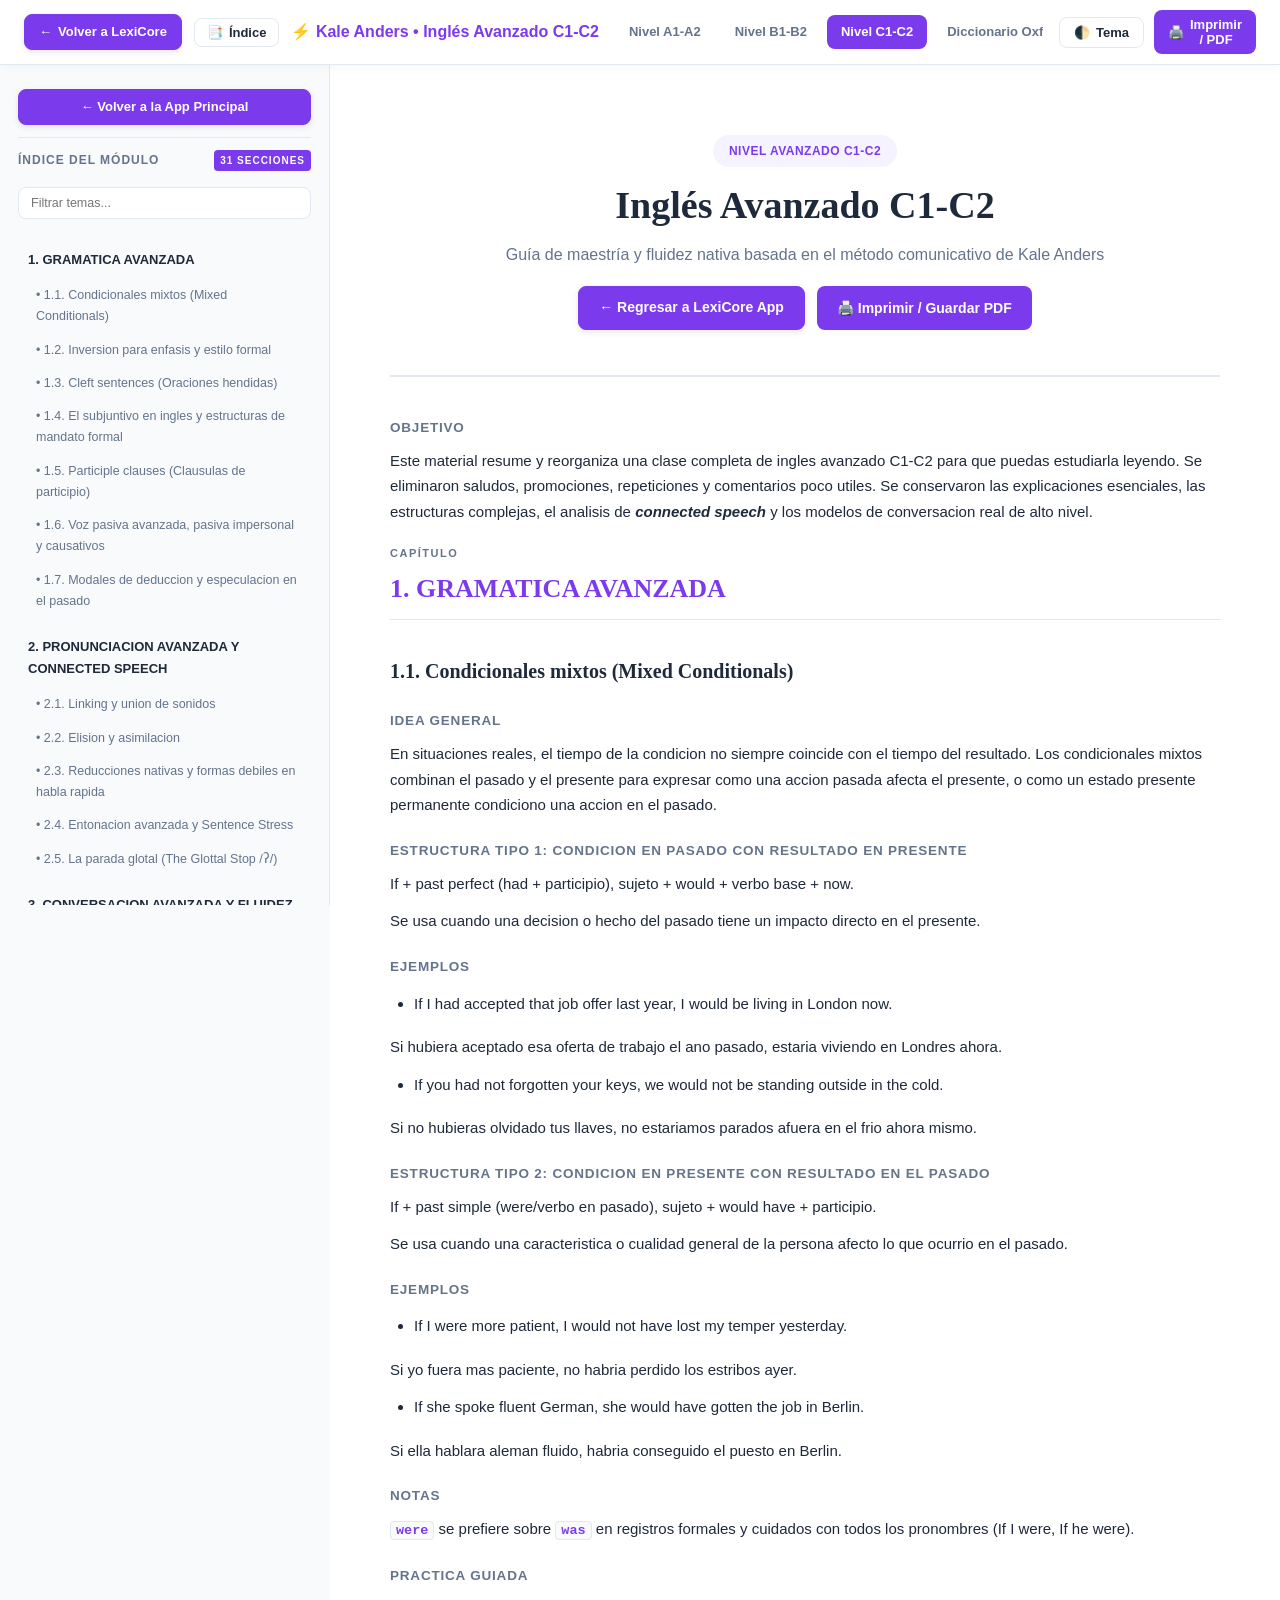
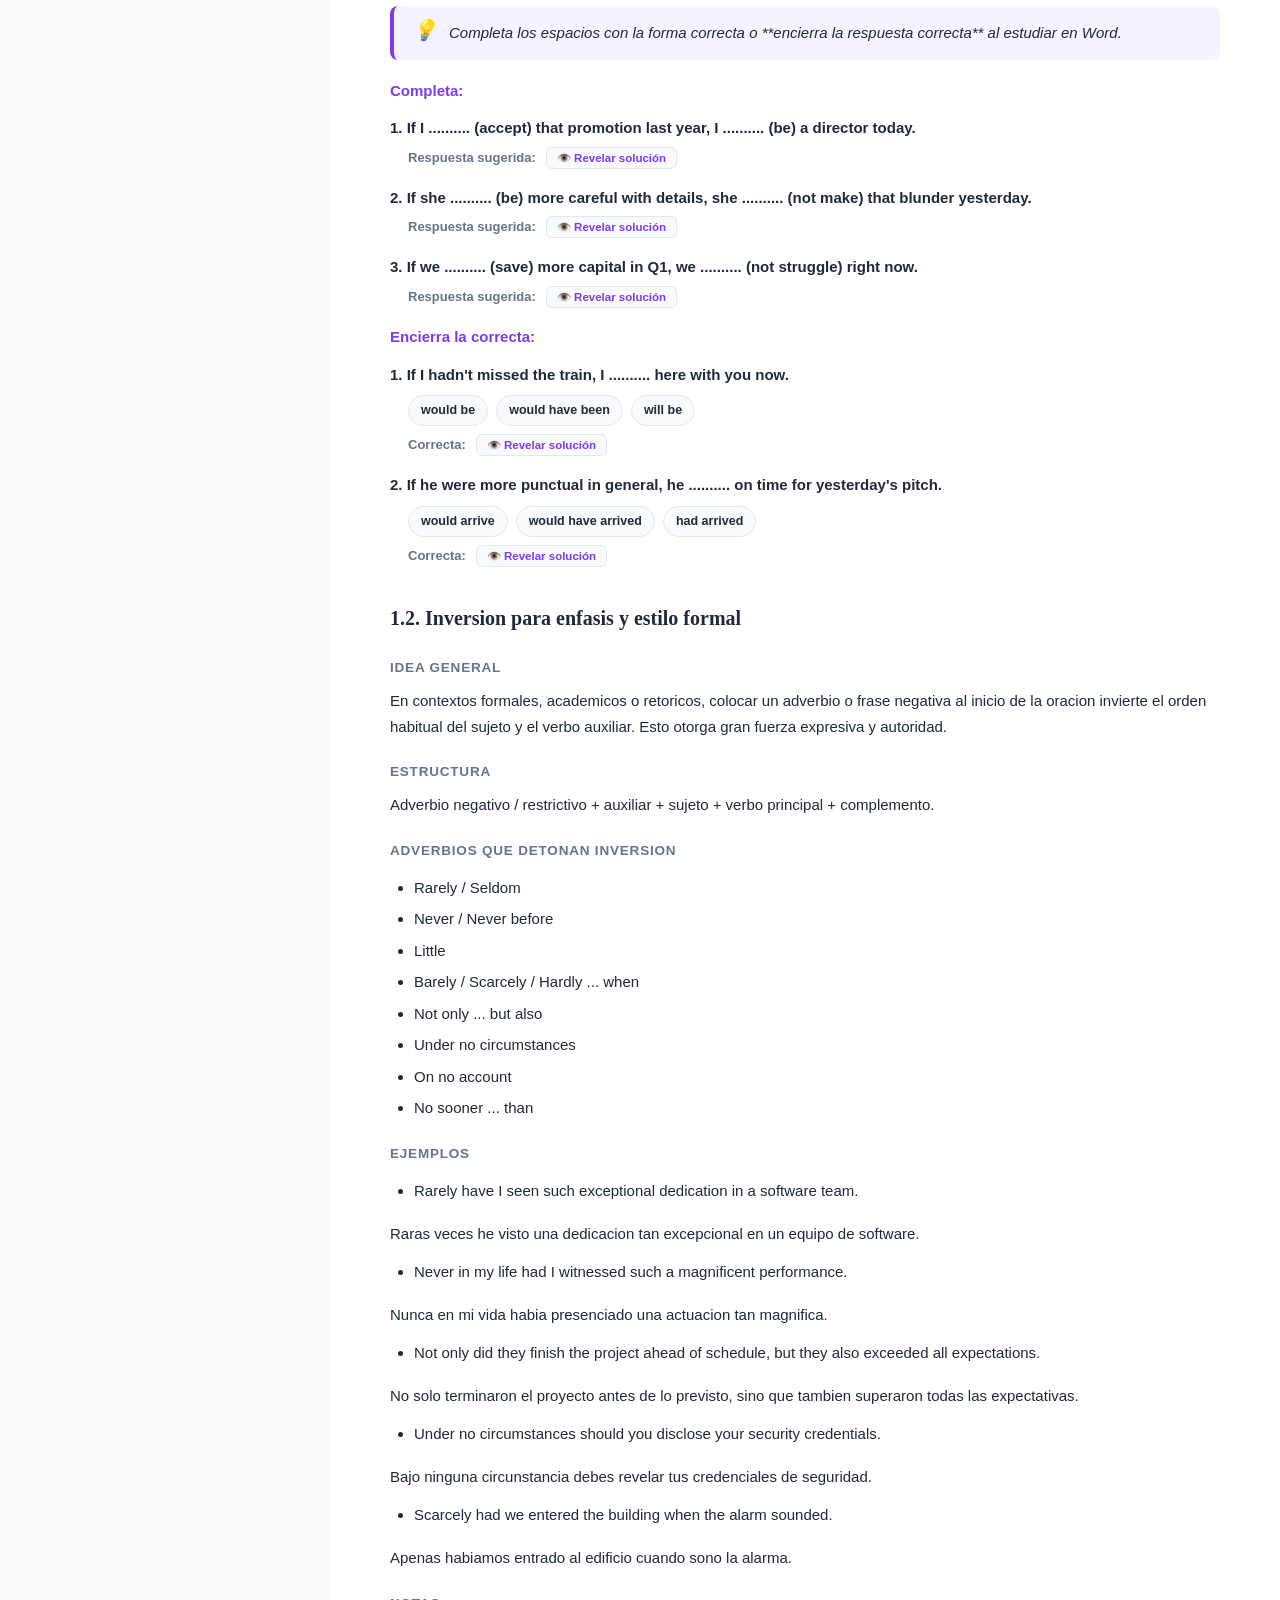
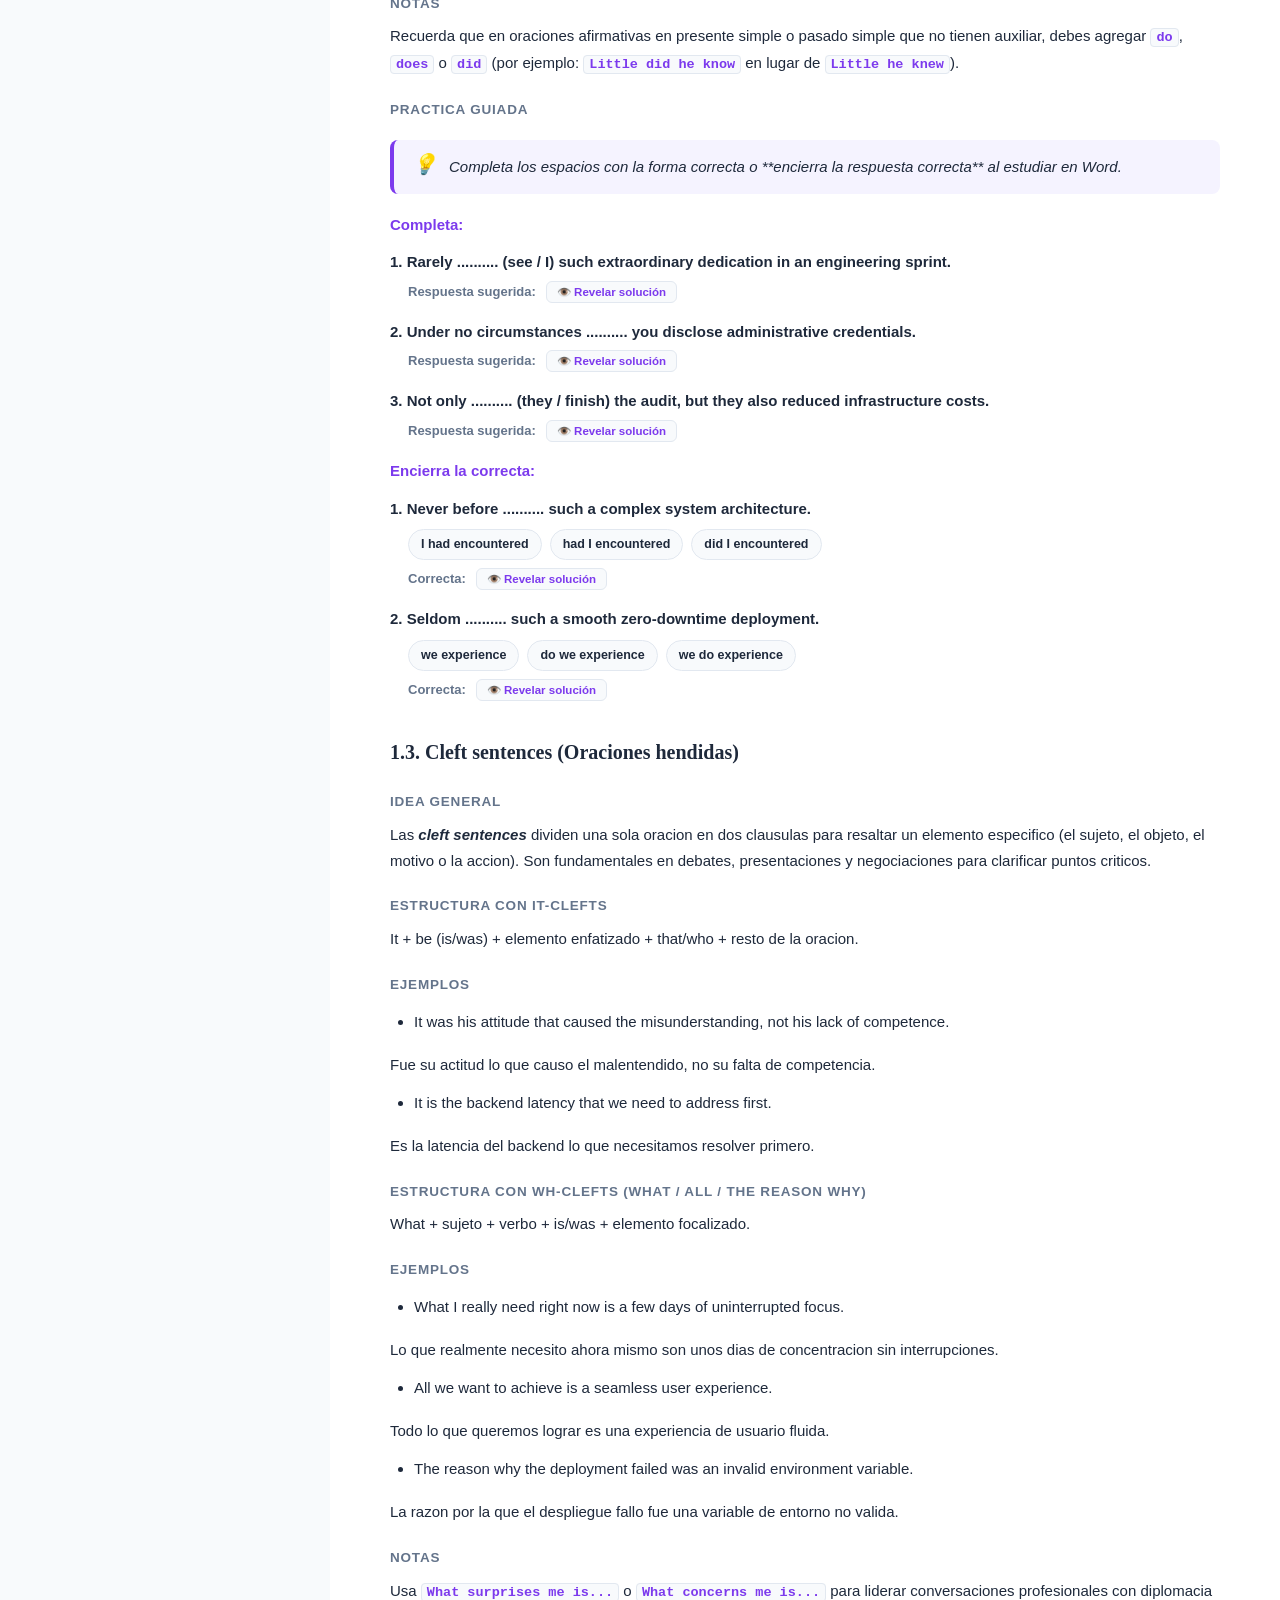
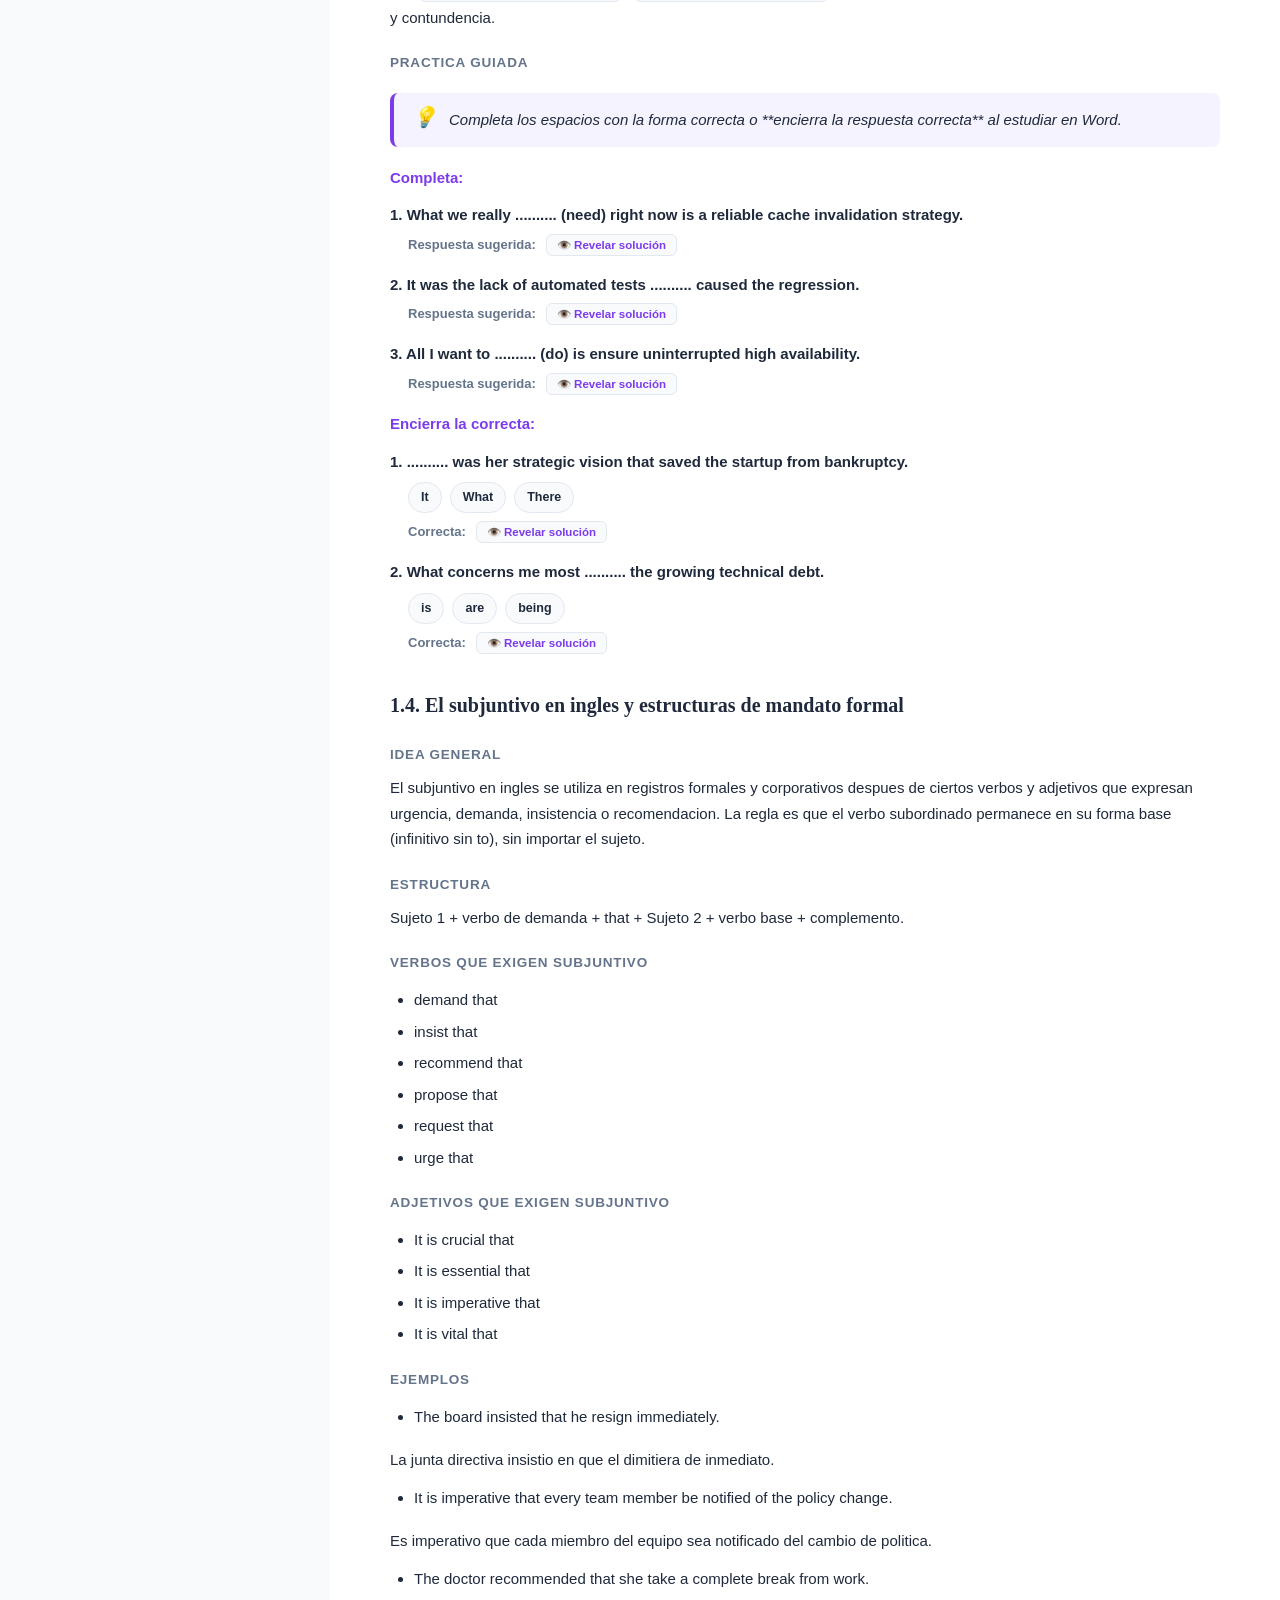
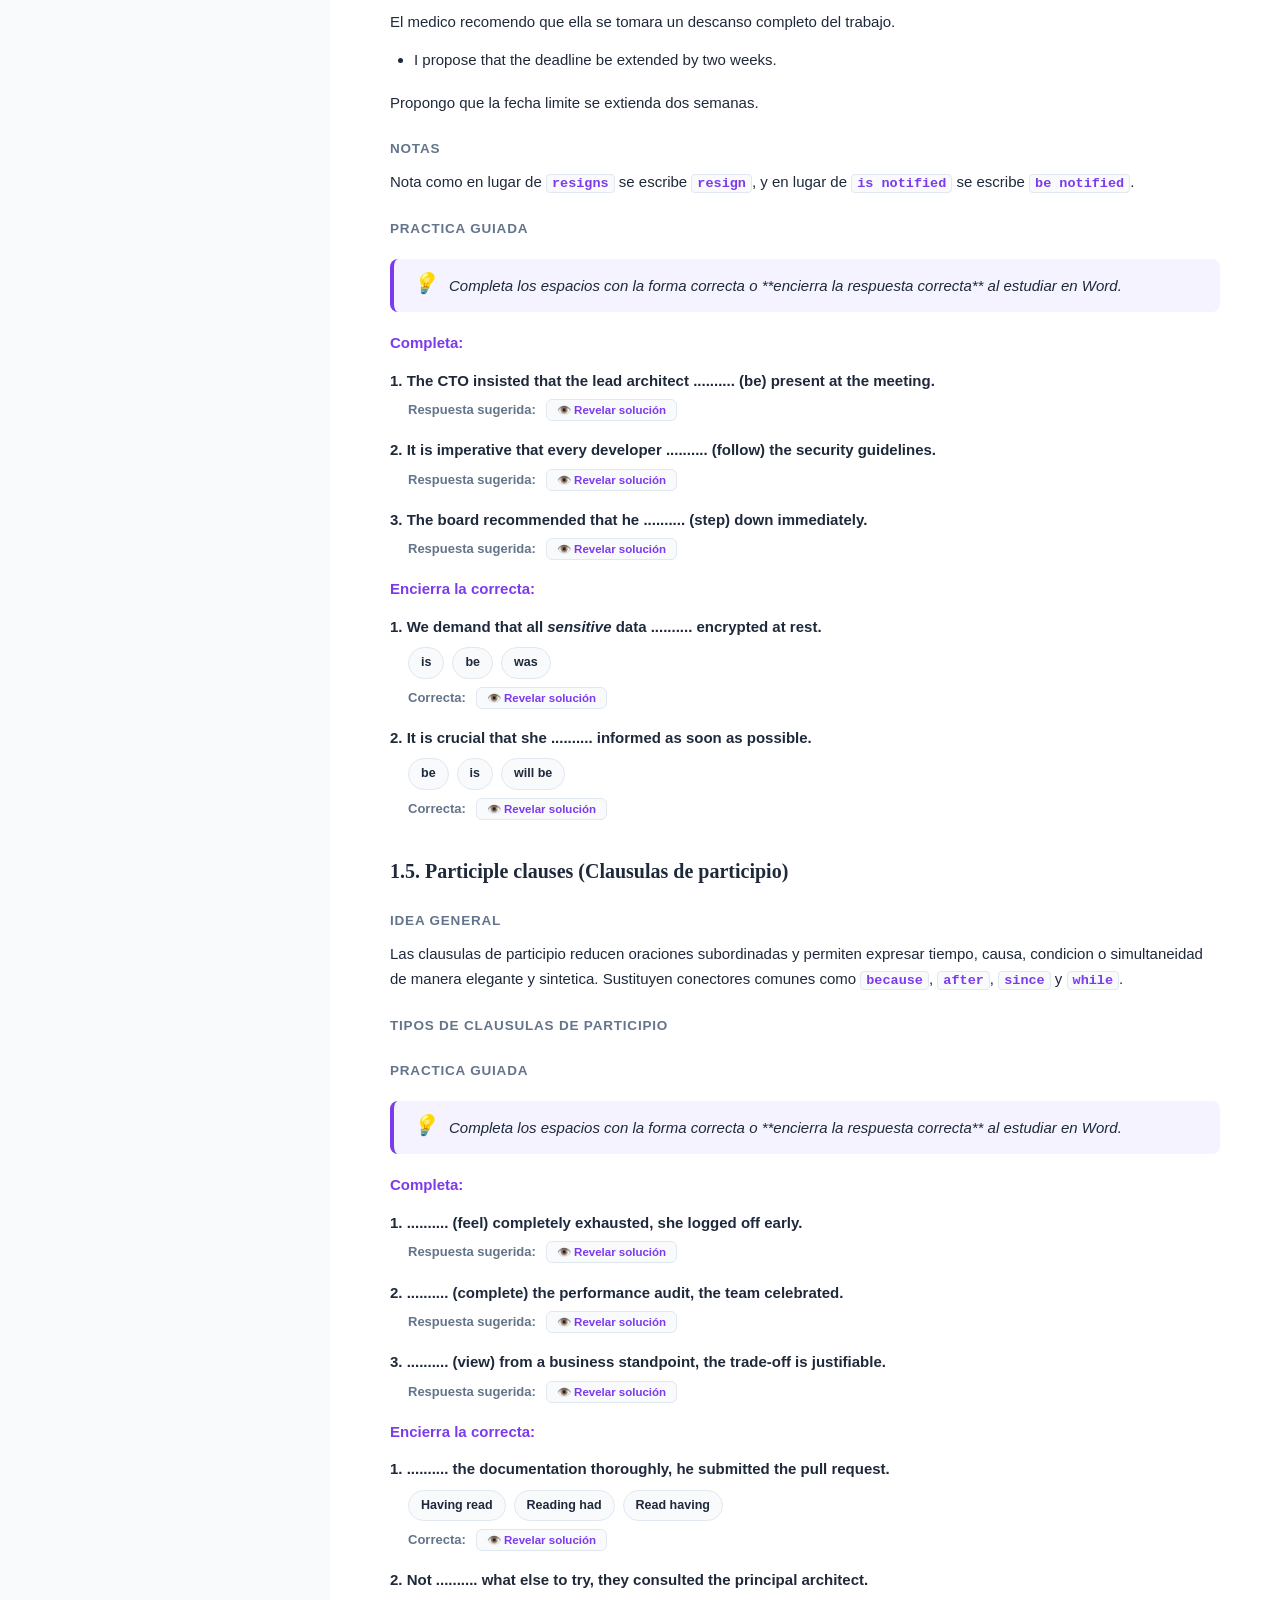
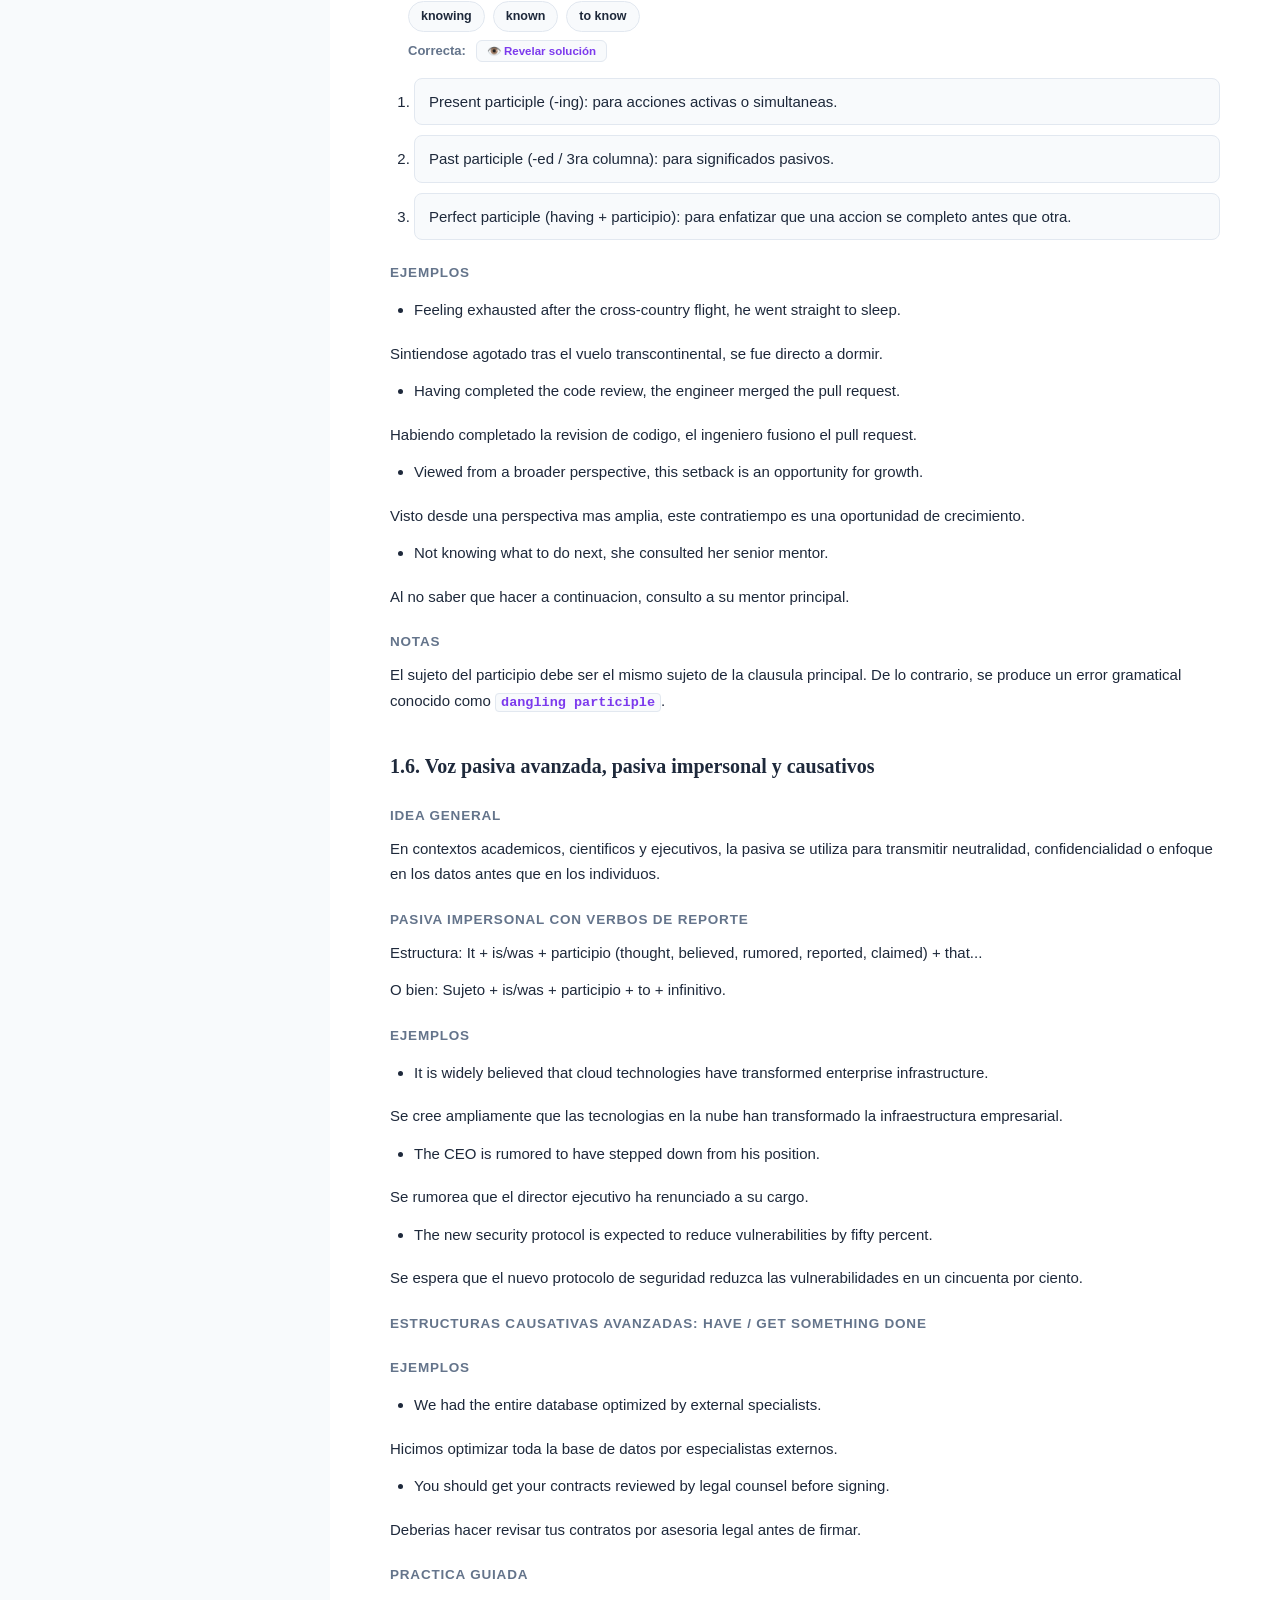
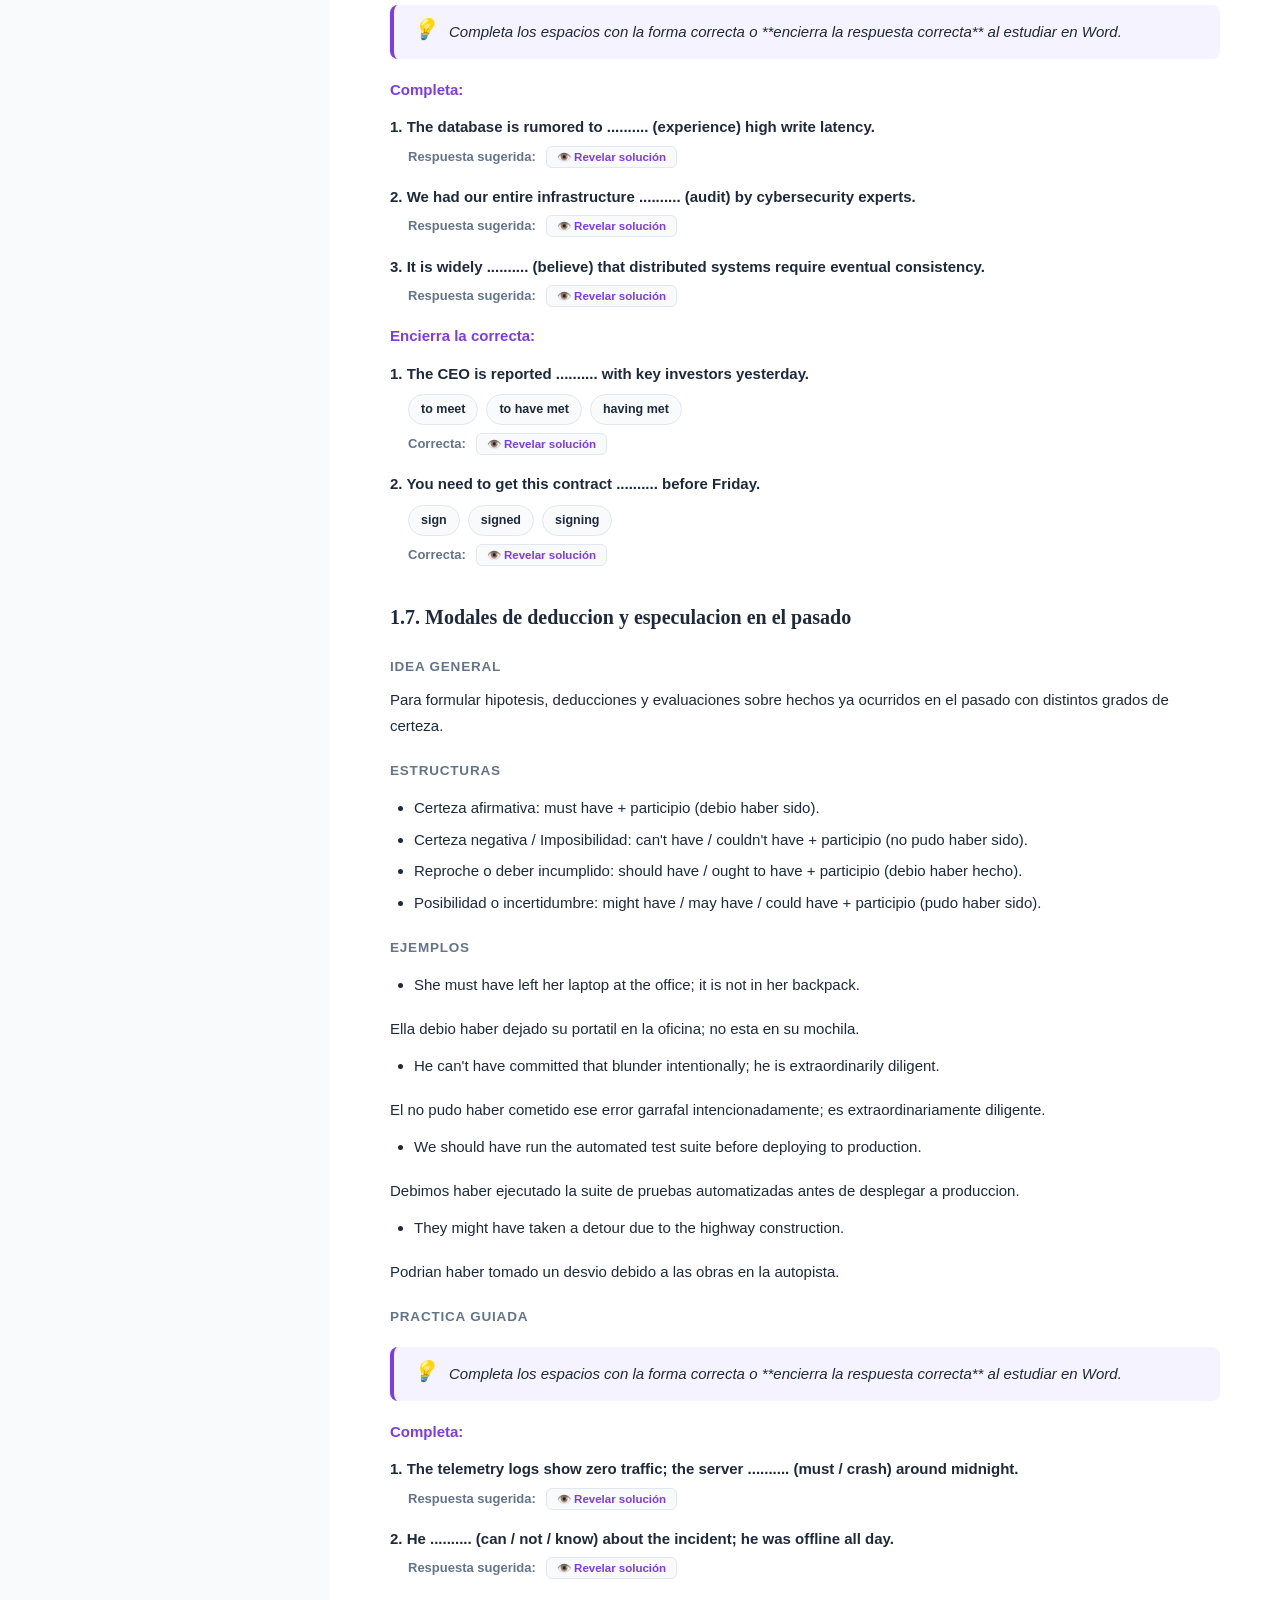
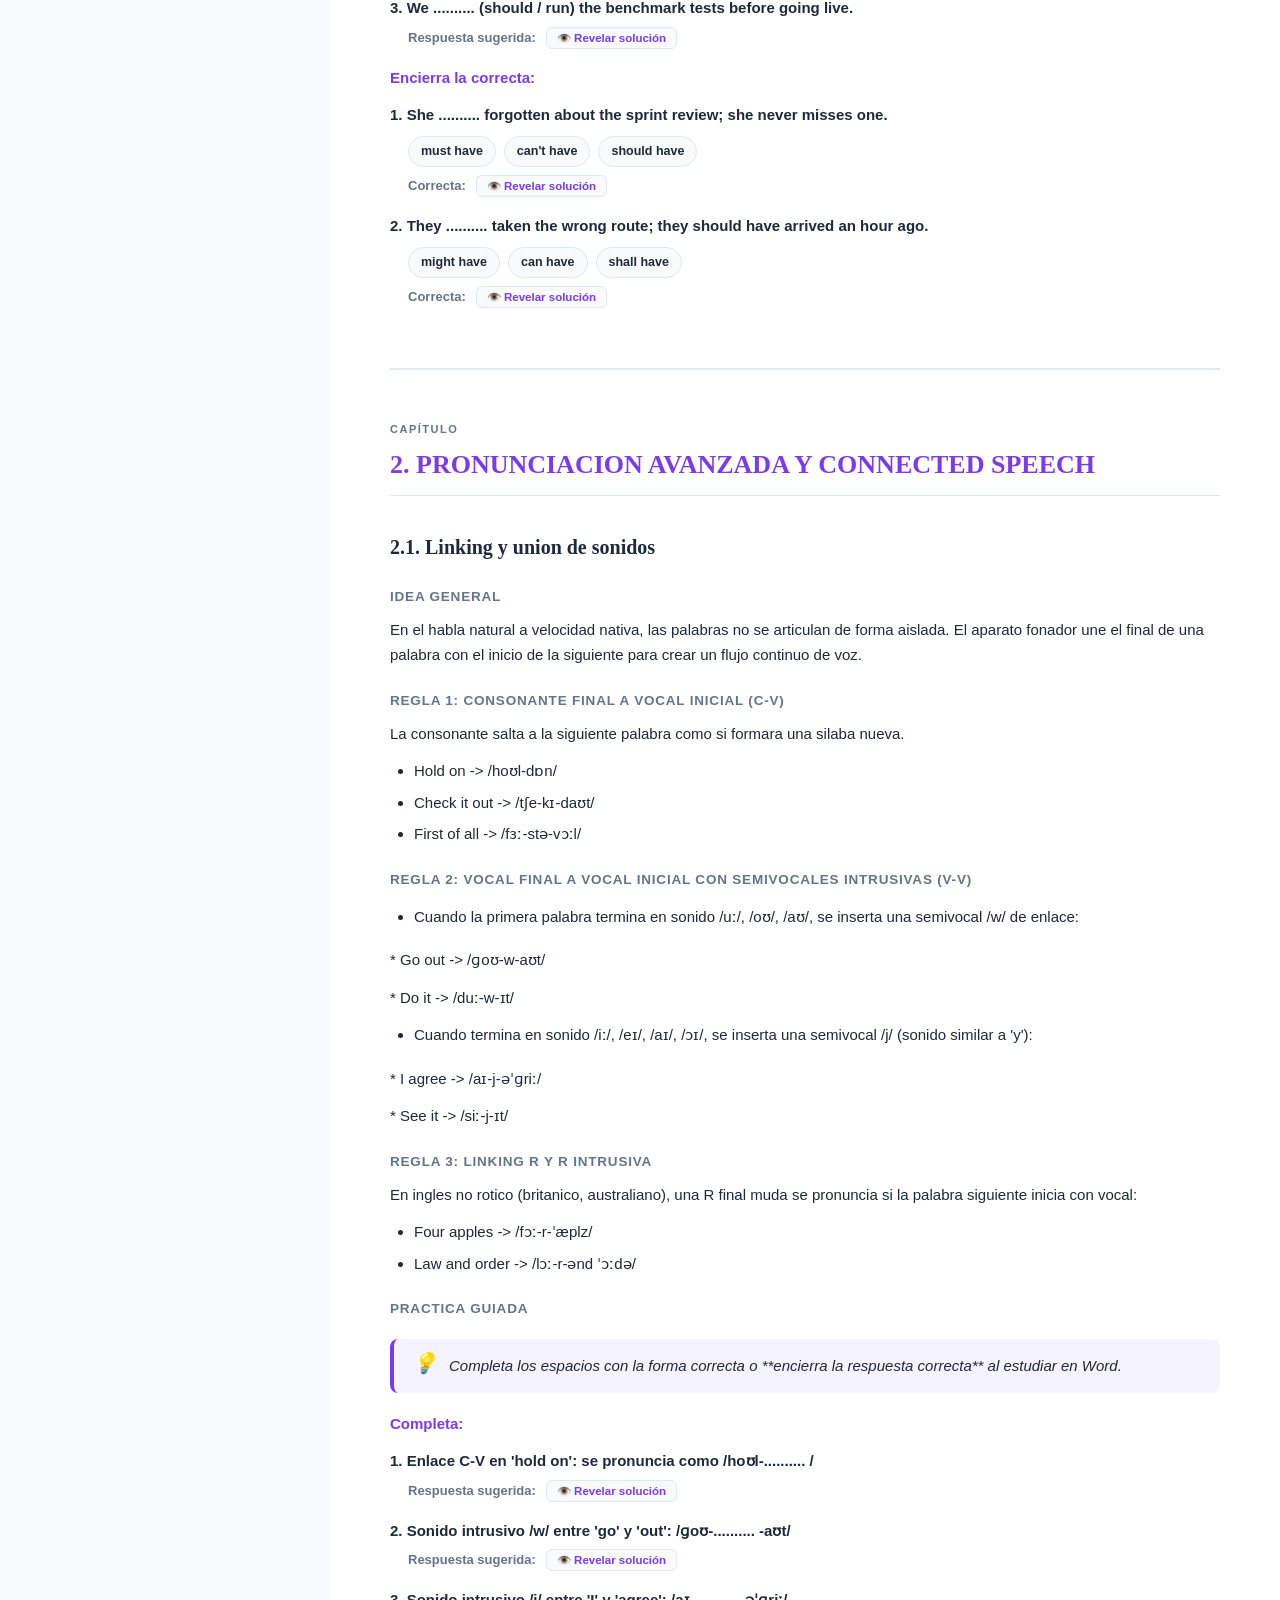
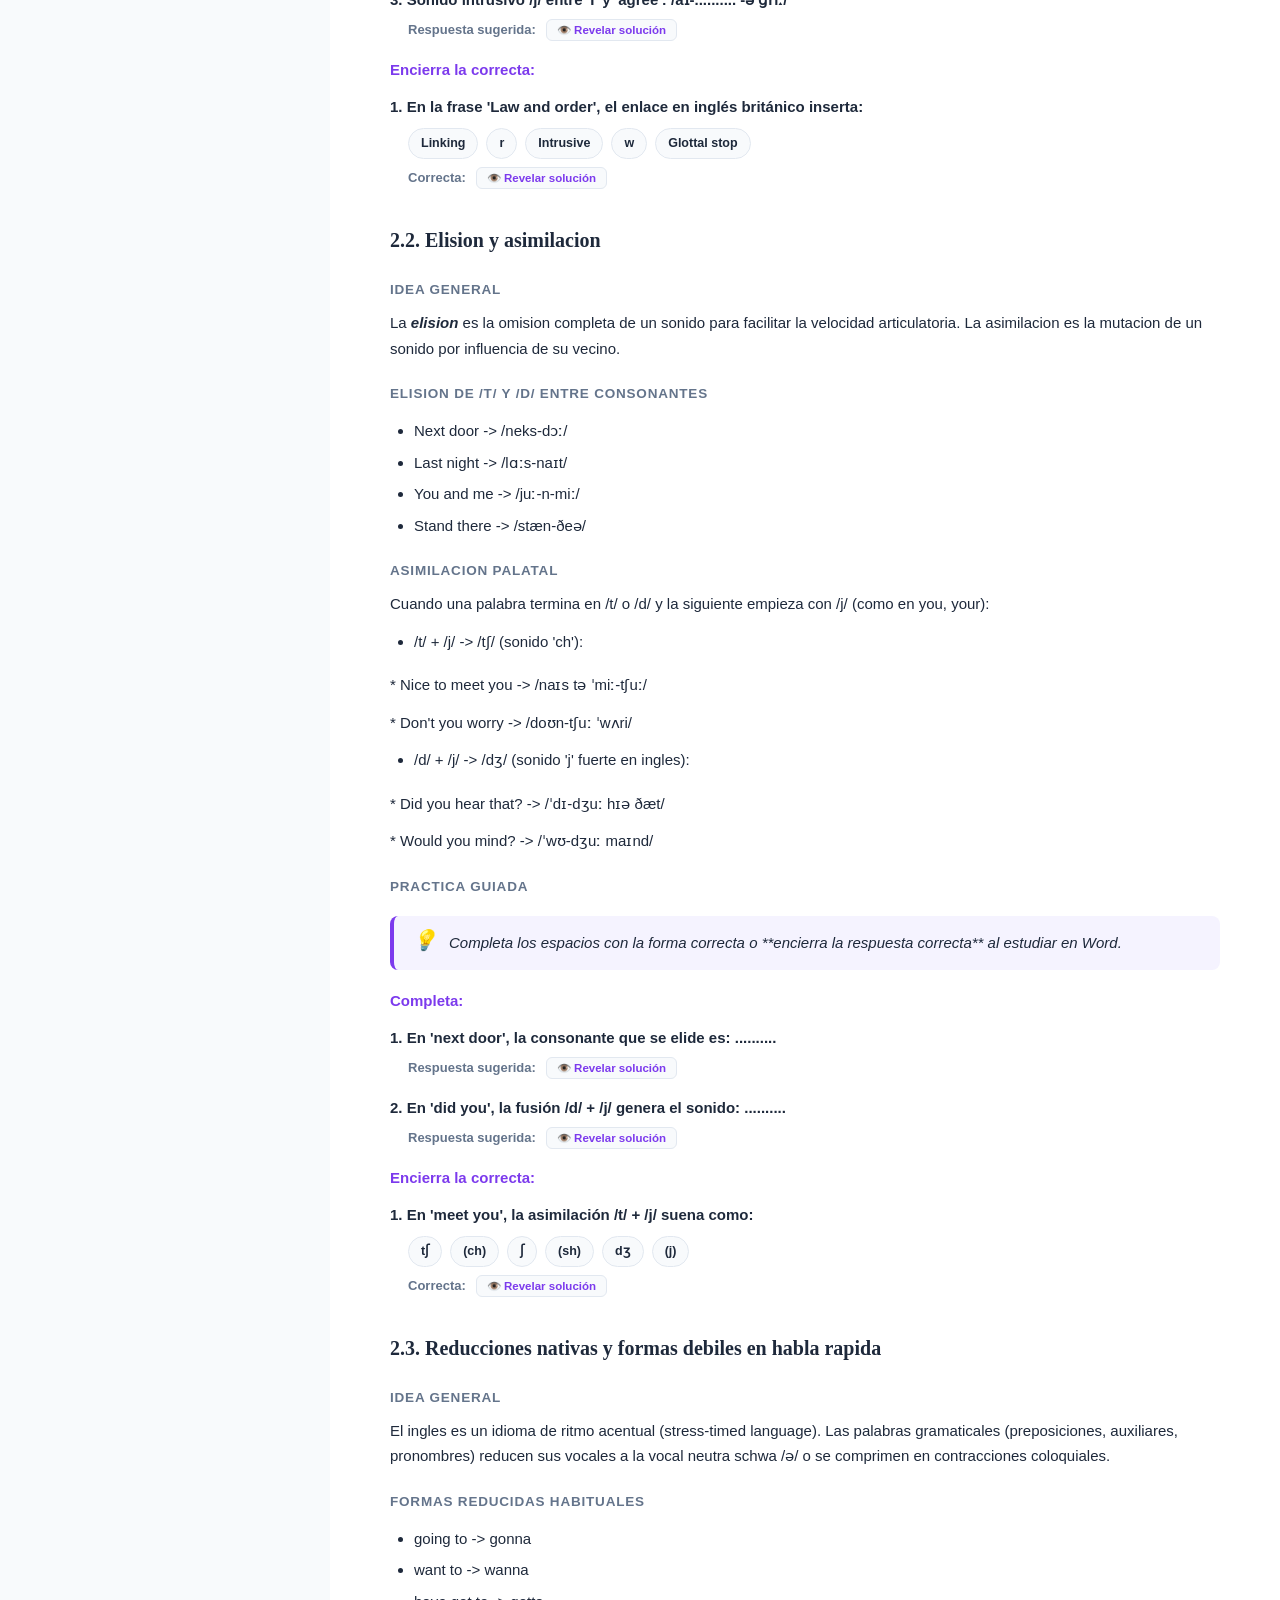
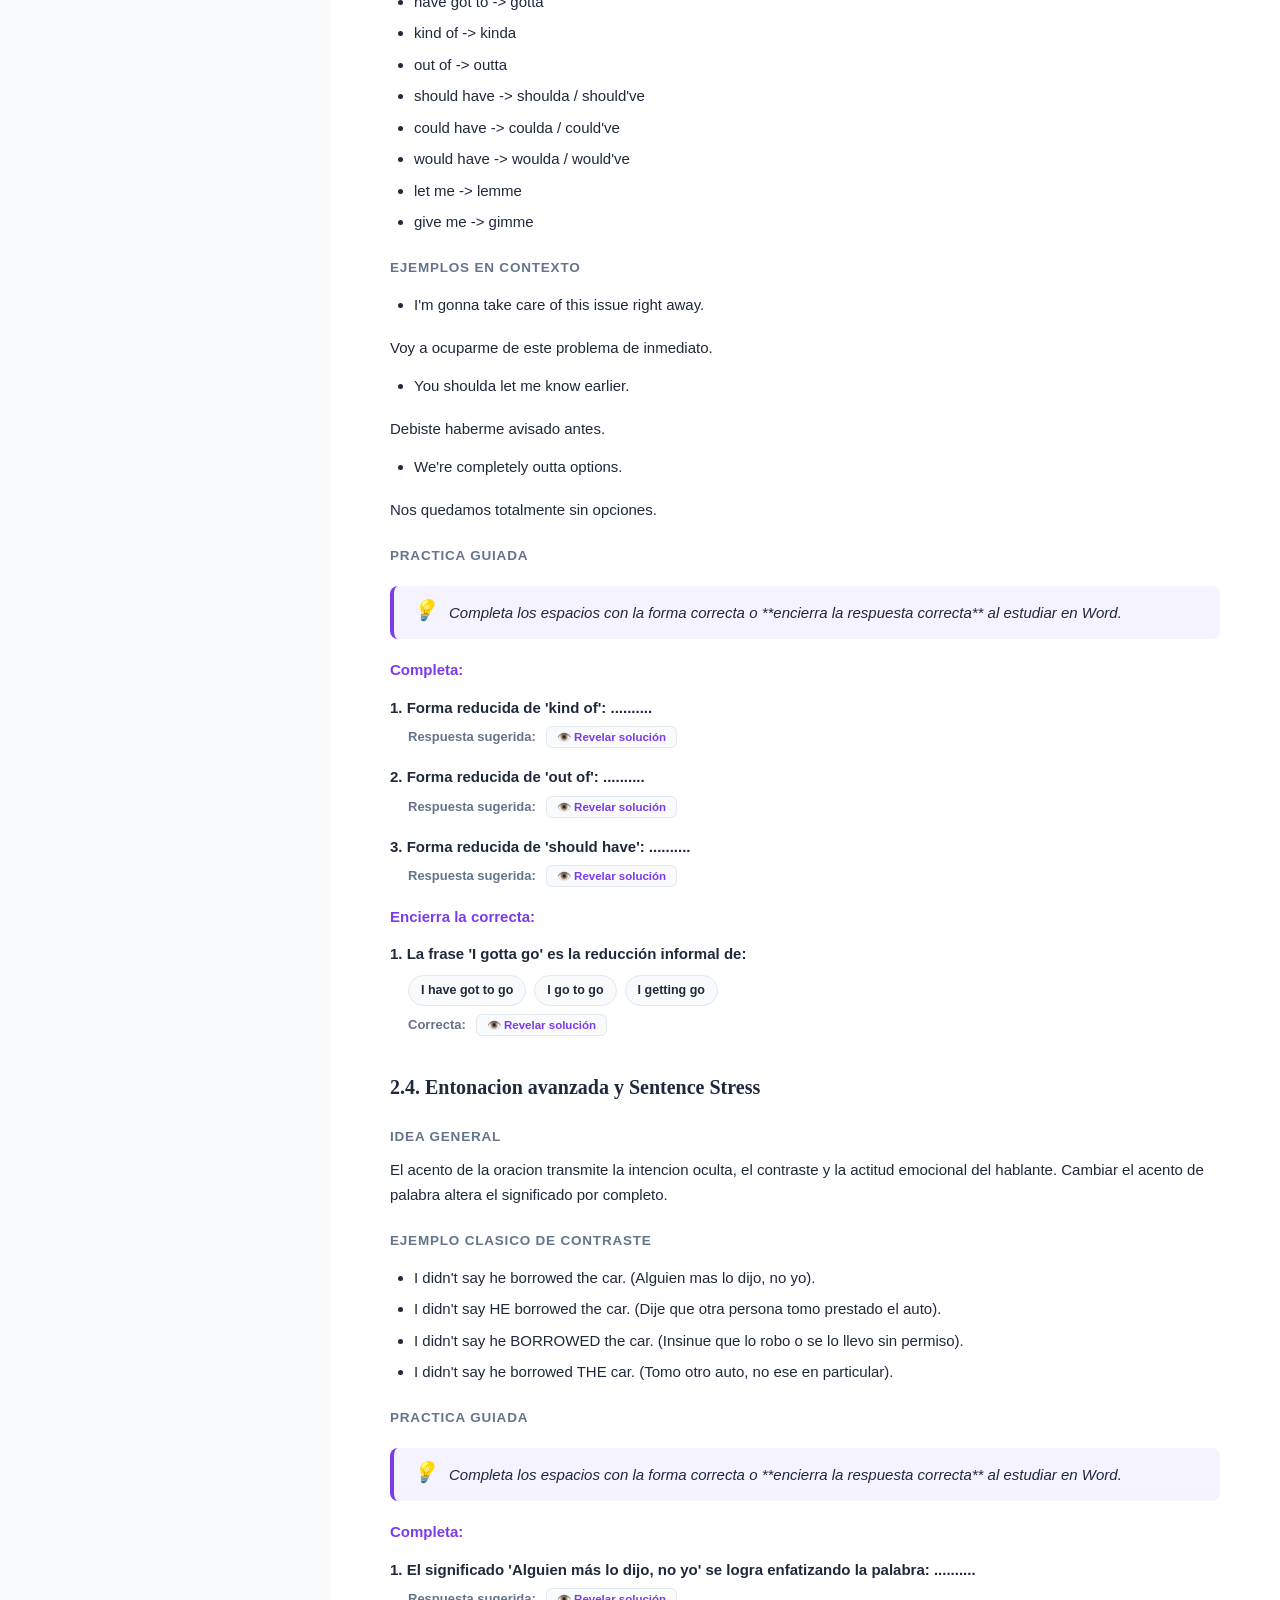
<file: C1-C2.html>
<!DOCTYPE html>
<html lang="es" class="light">
<head>
  <meta charset="UTF-8">
  <meta name="viewport" content="width=device-width, initial-scale=1.0">
  <title>Inglés Avanzado C1-C2 - Guía Didáctica | Kale Anders</title>
  <style>
    :root {
      --primary: #7c3aed;
      --primary-light: #f5f3ff;
      --bg: #ffffff;
      --bg-alt: #f8fafc;
      --text: #1e293b;
      --text-muted: #64748b;
      --border: #e2e8f0;
      --sidebar-bg: #f8fafc;
      --card-bg: #ffffff;
      --shadow: 0 4px 20px rgba(0, 0, 0, 0.05);
      --font-main: -apple-system, BlinkMacSystemFont, "Segoe UI", Roboto, Helvetica, Arial, sans-serif;
      --font-title: "Cambria", Georgia, serif;
    }

    .dark {
      --primary: #7c3aed;
      --primary-light: #1e1b4b;
      --bg: #0f172a;
      --bg-alt: #1e293b;
      --text: #f1f5f9;
      --text-muted: #94a3b8;
      --border: #334155;
      --sidebar-bg: #0b1120;
      --card-bg: #1e293b;
      --shadow: 0 4px 20px rgba(0, 0, 0, 0.4);
    }

    * {
      box-sizing: border-box;
      margin: 0;
      padding: 0;
    }

    html {
      scroll-behavior: smooth;
    }

    body {
      font-family: var(--font-main);
      background-color: var(--bg-alt);
      color: var(--text);
      line-height: 1.7;
      font-size: 15px;
      transition: background-color 0.2s, color 0.2s;
    }

    /* Barra Superior Fija */
    .top-header {
      position: sticky;
      top: 0;
      z-index: 100;
      background: var(--bg);
      border-bottom: 1px solid var(--border);
      backdrop-filter: blur(8px);
      display: flex;
      align-items: center;
      justify-content: space-between;
      padding: 10px 24px;
      gap: 16px;
      box-shadow: 0 2px 10px rgba(0,0,0,0.03);
    }

    .top-header-left {
      display: flex;
      align-items: center;
      gap: 12px;
    }

    .btn-return-app {
      display: inline-flex;
      align-items: center;
      gap: 6px;
      background: var(--primary);
      color: #ffffff;
      border: 1px solid var(--primary);
      padding: 6px 14px;
      border-radius: 8px;
      font-weight: 700;
      font-size: 13px;
      text-decoration: none;
      transition: all 0.2s;
      white-space: nowrap;
      box-shadow: 0 2px 6px rgba(0,0,0,0.1);
    }

    .btn-return-app:hover {
      opacity: 0.92;
      transform: translateX(-2px);
      color: #ffffff;
    }

    .btn-toc-toggle {
      background: none;
      border: 1px solid var(--border);
      color: var(--text);
      padding: 6px 12px;
      border-radius: 8px;
      cursor: pointer;
      font-weight: 600;
      font-size: 13px;
      display: flex;
      align-items: center;
      gap: 6px;
    }

    .brand-title {
      font-weight: 800;
      font-size: 16px;
      color: var(--primary);
      text-decoration: none;
      display: flex;
      align-items: center;
      gap: 8px;
      white-space: nowrap;
    }

    .nav-tabs-bar {
      display: flex;
      gap: 6px;
      overflow-x: auto;
      padding: 4px 0;
    }

    .nav-tab {
      text-decoration: none;
      font-size: 13px;
      font-weight: 600;
      color: var(--text-muted);
      padding: 6px 14px;
      border-radius: 8px;
      white-space: nowrap;
      transition: all 0.15s;
    }

    .nav-tab:hover {
      color: var(--text);
      background: var(--bg-alt);
    }

    .nav-tab-active {
      background: var(--primary) !important;
      color: #ffffff !important;
    }

    .top-actions {
      display: flex;
      align-items: center;
      gap: 10px;
    }

    .btn-action {
      border: 1px solid var(--border);
      background: var(--bg);
      color: var(--text);
      padding: 7px 14px;
      border-radius: 8px;
      font-size: 13px;
      font-weight: 600;
      cursor: pointer;
      display: flex;
      align-items: center;
      gap: 6px;
      transition: background 0.15s;
    }

    .btn-action:hover {
      background: var(--bg-alt);
    }

    .btn-print {
      background: var(--primary);
      color: white;
      border: none;
    }

    .btn-print:hover {
      opacity: 0.9;
    }

    /* Layout Principal: Sidebar + Contenido */
    .app-layout {
      max-width: 1400px;
      margin: 0 auto;
      display: flex;
      min-height: calc(100vh - 60px);
    }

    /* Barra Lateral de Contenidos (ToC) */
    .sidebar-toc {
      width: 330px;
      flex-shrink: 0;
      background: var(--sidebar-bg);
      border-right: 1px solid var(--border);
      padding: 24px 18px;
      position: sticky;
      top: 60px;
      height: calc(100vh - 60px);
      overflow-y: auto;
    }

    .sidebar-title {
      font-size: 12px;
      text-transform: uppercase;
      letter-spacing: 1px;
      font-weight: 800;
      color: var(--text-muted);
      margin-bottom: 16px;
      display: flex;
      align-items: center;
      justify-content: space-between;
    }

    .toc-search {
      width: 100%;
      padding: 8px 12px;
      border-radius: 8px;
      border: 1px solid var(--border);
      background: var(--bg);
      color: var(--text);
      font-size: 12.5px;
      margin-bottom: 14px;
      outline: none;
    }

    .toc-list {
      list-style: none;
      display: flex;
      flex-direction: column;
      gap: 4px;
    }

    .toc-item-h1 {
      margin-top: 10px;
    }

    .toc-item-h1 a {
      display: block;
      font-weight: 700;
      font-size: 13px;
      color: var(--text);
      text-decoration: none;
      padding: 6px 10px;
      border-radius: 6px;
      transition: background 0.15s;
    }

    .toc-item-h2 a {
      display: block;
      font-size: 12.5px;
      color: var(--text-muted);
      text-decoration: none;
      padding: 4px 10px 4px 18px;
      border-radius: 6px;
      transition: all 0.15s;
    }

    .toc-item-h1 a:hover, .toc-item-h2 a:hover {
      background: var(--border);
      color: var(--text);
    }

    /* Contenedor del Documento Principal */
    .doc-container {
      flex: 1;
      min-width: 0;
      padding: 40px 60px 80px 60px;
      background: var(--bg);
    }

    .doc-card {
      max-width: 860px;
      margin: 0 auto;
    }

    /* Portada de Documento */
    .doc-hero {
      text-align: center;
      padding: 30px 20px 45px 20px;
      border-bottom: 2px solid var(--border);
      margin-bottom: 40px;
    }

    .hero-badge {
      display: inline-block;
      background: var(--primary-light);
      color: var(--primary);
      font-size: 12px;
      font-weight: 700;
      padding: 6px 16px;
      border-radius: 20px;
      text-transform: uppercase;
      letter-spacing: 0.5px;
      margin-bottom: 16px;
    }

    .hero-title {
      font-family: var(--font-title);
      font-size: 38px;
      font-weight: 800;
      color: var(--text);
      margin-bottom: 12px;
      line-height: 1.2;
    }

    .hero-subtitle {
      font-size: 16px;
      color: var(--text-muted);
      max-width: 620px;
      margin: 0 auto;
    }

    /* Jerarquía Tipográfica */
    .chapter-anchor, .section-anchor {
      scroll-margin-top: 80px;
    }

    .chapter-separator {
      margin-top: 60px;
      padding-top: 30px;
      border-top: 2px solid var(--border);
    }

    .doc-h1 {
      font-family: var(--font-title);
      font-size: 26px;
      font-weight: 800;
      color: var(--primary);
      margin-top: 20px;
      margin-bottom: 16px;
      padding-bottom: 8px;
      border-bottom: 1.5px solid var(--border);
      display: flex;
      flex-direction: column;
      gap: 4px;
    }

    .chapter-tag {
      font-size: 11px;
      text-transform: uppercase;
      letter-spacing: 1.5px;
      font-weight: 800;
      color: var(--text-muted);
      font-family: var(--font-main);
    }

    .doc-h2 {
      font-family: var(--font-title);
      font-size: 20px;
      font-weight: 700;
      color: var(--text);
      margin-top: 34px;
      margin-bottom: 12px;
    }

    .doc-h3 {
      font-size: 13.5px;
      font-weight: 800;
      color: var(--text-muted);
      text-transform: uppercase;
      letter-spacing: 0.8px;
      margin-top: 22px;
      margin-bottom: 8px;
    }

    .doc-p {
      margin-bottom: 12px;
      color: var(--text);
    }

    /* Listas con viñetas */
    .doc-list {
      margin: 12px 0 18px 24px;
    }

    .doc-list li {
      margin-bottom: 6px;
    }

    /* Listas ordenadas / Pasos del método */
    .doc-ordered-list {
      margin: 14px 0 22px 24px;
      display: flex;
      flex-direction: column;
      gap: 10px;
    }

    .doc-ordered-list li {
      background: var(--bg-alt);
      border: 1px solid var(--border);
      border-radius: 8px;
      padding: 10px 14px;
      font-weight: 500;
    }

    /* Ejemplos Bilingües */
    .bilingual-en {
      color: var(--text);
      font-size: 15.5px;
      margin-top: 10px;
      padding: 6px 12px;
      background: var(--bg-alt);
      border-left: 3px solid var(--primary);
      border-radius: 0 6px 6px 0;
    }

    .bilingual-es {
      color: var(--text-muted);
      font-size: 13.5px;
      margin-bottom: 12px;
      padding-left: 12px;
      font-style: italic;
    }

    /* Cajas Callout / Book Note */
    .callout-note {
      background: var(--primary-light);
      border-left: 4px solid var(--primary);
      border-radius: 8px;
      padding: 14px 18px;
      margin: 18px 0;
      display: flex;
      gap: 12px;
      font-style: italic;
      color: var(--text);
    }

    .callout-icon {
      font-size: 20px;
      line-height: 1;
    }

    .callout-body {
      flex: 1;
    }

    /* Ejercicios Guiados */
    .exercise-subheading {
      font-weight: 700;
      margin-top: 16px;
      margin-bottom: 6px;
      color: var(--primary);
    }

    .exercise-question {
      margin-top: 12px;
      font-weight: 600;
      color: var(--text);
    }

    .exercise-options {
      display: flex;
      flex-wrap: wrap;
      gap: 8px;
      margin: 8px 0 8px 18px;
    }

    .opt-badge {
      background: var(--bg-alt);
      border: 1px solid var(--border);
      padding: 4px 12px;
      border-radius: 20px;
      font-size: 12.5px;
      font-weight: 600;
      color: var(--text);
      cursor: pointer;
      user-select: none;
      transition: all 0.15s;
    }

    .opt-badge:hover {
      border-color: var(--primary);
      background: var(--primary-light);
      color: var(--primary);
    }

    .opt-badge.selected {
      background: var(--primary);
      color: #ffffff;
      border-color: var(--primary);
    }

    .exercise-answer-box {
      margin: 6px 0 16px 18px;
      font-size: 13px;
      display: flex;
      align-items: center;
      gap: 10px;
      flex-wrap: wrap;
    }

    .ans-label {
      font-weight: 700;
      color: var(--text-muted);
    }

    .btn-reveal {
      background: var(--bg-alt);
      border: 1px solid var(--border);
      color: var(--primary);
      padding: 3px 10px;
      border-radius: 6px;
      font-size: 11.5px;
      font-weight: 700;
      cursor: pointer;
      transition: all 0.15s;
    }

    .btn-reveal:hover {
      background: var(--primary);
      color: #ffffff;
    }

    .ans-text {
      font-style: italic;
      font-weight: 700;
      color: #059669;
      background: #ecfdf5;
      padding: 2px 8px;
      border-radius: 4px;
      border: 1px solid #a7f3d0;
    }

    .hidden-answer {
      display: none;
    }

    /* Inline Code */
    code {
      font-family: Consolas, Monaco, monospace;
      background: var(--bg-alt);
      border: 1px solid var(--border);
      padding: 1px 5px;
      border-radius: 4px;
      font-size: 0.9em;
      color: var(--primary);
    }

    /* Botón flotante para subir */
    .btn-back-to-top {
      position: fixed;
      bottom: 24px;
      right: 24px;
      width: 44px;
      height: 44px;
      border-radius: 50%;
      background: var(--primary);
      color: white;
      border: none;
      box-shadow: 0 4px 15px rgba(0,0,0,0.2);
      cursor: pointer;
      font-size: 18px;
      display: flex;
      align-items: center;
      justify-content: center;
      opacity: 0;
      pointer-events: none;
      transition: opacity 0.2s, transform 0.2s;
      z-index: 90;
    }

    .btn-back-to-top.visible {
      opacity: 1;
      pointer-events: auto;
    }

    .btn-back-to-top:hover {
      transform: translateY(-3px);
    }

    /* Drawer de ToC para Pantallas Pequeñas */
    @media (max-width: 900px) {
      .sidebar-toc {
        display: none;
        position: fixed;
        left: 0;
        top: 60px;
        bottom: 0;
        z-index: 99;
        width: 300px;
        box-shadow: 2px 0 15px rgba(0,0,0,0.2);
      }

      .sidebar-toc.open {
        display: block;
      }

      .doc-container {
        padding: 24px 20px 60px 20px;
      }

      .hero-title {
        font-size: 28px;
      }
    }

    /* Impresión / Guardar en PDF */
    @media print {
      body {
        background: white;
        color: black;
        font-size: 10.5pt;
      }

      .top-header, .sidebar-toc, .btn-reveal, .btn-back-to-top {
        display: none !important;
      }

      .doc-container {
        padding: 0;
      }

      .chapter-anchor {
        page-break-before: always;
      }

      .hidden-answer {
        display: inline !important;
      }

      .bilingual-en {
        background: none;
        border-left: 2pt solid black;
      }

      @page {
        margin: 1.5cm 1.2cm 1.5cm 1.2cm;
      }
    }
  </style>
</head>
<body>

  <!-- Barra Superior Fija -->
  <header class="top-header">
    <div class="top-header-left">
      <a href="index.html" class="btn-return-app" title="Regresar a la aplicación principal LexiCore">
        <span>←</span> <span>Volver a LexiCore</span>
      </a>
      <button class="btn-toc-toggle" onclick="toggleMobileToc()" title="Alternar índice">
        📑 <span>Índice</span>
      </button>
      <a href="index.html" class="brand-title">
        <span>⚡ Kale Anders &bull; Inglés Avanzado C1-C2</span>
      </a>
    </div>

    <!-- Pestañas de Navegación Rápida -->
    <div class="nav-tabs-bar">
      <a href="A1-A2.html" class="nav-tab ">Nivel A1-A2</a>
<a href="B1-B2.html" class="nav-tab ">Nivel B1-B2</a>
<a href="C1-C2.html" class="nav-tab nav-tab-active">Nivel C1-C2</a>
<a href="oxford_dictionary_book_a1.html" class="nav-tab ">Diccionario Oxford 3000</a>
<a href="index.html" class="nav-tab ">🏠 App Principal</a>

    </div>

    <!-- Acciones -->
    <div class="top-actions">
      <button class="btn-action" onclick="toggleTheme()" title="Cambiar tema">
        🌓 <span id="theme-btn-text">Tema</span>
      </button>
      <button class="btn-action btn-print" onclick="window.print()" title="Imprimir o guardar PDF">
        🖨️ <span>Imprimir / PDF</span>
      </button>
    </div>
  </header>

  <!-- Layout Principal -->
  <div class="app-layout">
    
    <!-- Barra Lateral de Contenidos -->
    <aside class="sidebar-toc" id="sidebar-toc">
      <div style="padding-bottom: 12px; margin-bottom: 12px; border-bottom: 1px solid var(--border);">
        <a href="index.html" class="btn-return-app" style="width: 100%; justify-content: center; box-sizing: border-box;">
          ← Volver a la App Principal
        </a>
      </div>
      <div class="sidebar-title">
        <span>Índice del Módulo</span>
        <span style="font-size: 10px; background: var(--primary); color: white; padding: 2px 6px; border-radius: 4px;">31 Secciones</span>
      </div>
      <input type="text" class="toc-search" placeholder="Filtrar temas..." oninput="filterToc(this.value)">
      <ul class="toc-list" id="toc-list">
        
            <li class="toc-item-h1">
              <a href="#cap-1-gramatica-avanzada" onclick="closeMobileToc()">1. GRAMATICA AVANZADA</a>
            </li>
            <li class="toc-item-h2">
              <a href="#sec-11-condicionales-mixtos-mixed-conditionals" onclick="closeMobileToc()">&bull; 1.1. Condicionales mixtos (Mixed Conditionals)</a>
            </li>
            <li class="toc-item-h2">
              <a href="#sec-12-inversion-para-enfasis-y-estilo-formal" onclick="closeMobileToc()">&bull; 1.2. Inversion para enfasis y estilo formal</a>
            </li>
            <li class="toc-item-h2">
              <a href="#sec-13-cleft-sentences-oraciones-hendidas" onclick="closeMobileToc()">&bull; 1.3. Cleft sentences (Oraciones hendidas)</a>
            </li>
            <li class="toc-item-h2">
              <a href="#sec-14-el-subjuntivo-en-ingles-y-estructuras-de-mandat" onclick="closeMobileToc()">&bull; 1.4. El subjuntivo en ingles y estructuras de mandato formal</a>
            </li>
            <li class="toc-item-h2">
              <a href="#sec-15-participle-clauses-clausulas-de-participio" onclick="closeMobileToc()">&bull; 1.5. Participle clauses (Clausulas de participio)</a>
            </li>
            <li class="toc-item-h2">
              <a href="#sec-16-voz-pasiva-avanzada-pasiva-impersonal-y-causati" onclick="closeMobileToc()">&bull; 1.6. Voz pasiva avanzada, pasiva impersonal y causativos</a>
            </li>
            <li class="toc-item-h2">
              <a href="#sec-17-modales-de-deduccion-y-especulacion-en-el-pasad" onclick="closeMobileToc()">&bull; 1.7. Modales de deduccion y especulacion en el pasado</a>
            </li>
            <li class="toc-item-h1">
              <a href="#cap-2-pronunciacion-avanzada-y-connected-speech" onclick="closeMobileToc()">2. PRONUNCIACION AVANZADA Y CONNECTED SPEECH</a>
            </li>
            <li class="toc-item-h2">
              <a href="#sec-21-linking-y-union-de-sonidos" onclick="closeMobileToc()">&bull; 2.1. Linking y union de sonidos</a>
            </li>
            <li class="toc-item-h2">
              <a href="#sec-22-elision-y-asimilacion" onclick="closeMobileToc()">&bull; 2.2. Elision y asimilacion</a>
            </li>
            <li class="toc-item-h2">
              <a href="#sec-23-reducciones-nativas-y-formas-debiles-en-habla-r" onclick="closeMobileToc()">&bull; 2.3. Reducciones nativas y formas debiles en habla rapida</a>
            </li>
            <li class="toc-item-h2">
              <a href="#sec-24-entonacion-avanzada-y-sentence-stress" onclick="closeMobileToc()">&bull; 2.4. Entonacion avanzada y Sentence Stress</a>
            </li>
            <li class="toc-item-h2">
              <a href="#sec-25-la-parada-glotal-the-glottal-stop-ʔ" onclick="closeMobileToc()">&bull; 2.5. La parada glotal (The Glottal Stop /ʔ/)</a>
            </li>
            <li class="toc-item-h1">
              <a href="#cap-3-conversacion-avanzada-y-fluidez-nativa" onclick="closeMobileToc()">3. CONVERSACION AVANZADA Y FLUIDEZ NATIVA</a>
            </li>
            <li class="toc-item-h2">
              <a href="#sec-31-matizar-argumentos-y-asertividad-diplomatica-he" onclick="closeMobileToc()">&bull; 3.1. Matizar argumentos y asertividad diplomatica (Hedging &amp; Softening)</a>
            </li>
            <li class="toc-item-h2">
              <a href="#sec-32-debatir-rebatir-y-persuadir-con-elegancia" onclick="closeMobileToc()">&bull; 3.2. Debatir, rebatir y persuadir con elegancia</a>
            </li>
            <li class="toc-item-h2">
              <a href="#sec-33-marcadores-discursivos-y-muletillas-nativas-nat" onclick="closeMobileToc()">&bull; 3.3. Marcadores discursivos y muletillas nativas naturales</a>
            </li>
            <li class="toc-item-h2">
              <a href="#sec-34-gestion-de-turnos-interrumpir-educadamente-y-ce" onclick="closeMobileToc()">&bull; 3.4. Gestion de turnos: Interrumpir educadamente y ceder la palabra</a>
            </li>
            <li class="toc-item-h2">
              <a href="#sec-41-modismos-idioms-y-metaforas-de-uso-frecuente-en" onclick="closeMobileToc()">&bull; 4.1. Modismos (Idioms) y metaforas de uso frecuente en el mundo real</a>
            </li>
            <li class="toc-item-h2">
              <a href="#sec-42-phrasal-verbs-avanzados-de-tres-particulas" onclick="closeMobileToc()">&bull; 4.2. Phrasal verbs avanzados de tres particulas</a>
            </li>
            <li class="toc-item-h2">
              <a href="#sec-43-colocaciones-avanzadas-de-alto-impacto" onclick="closeMobileToc()">&bull; 4.3. Colocaciones avanzadas de alto impacto</a>
            </li>
            <li class="toc-item-h2">
              <a href="#sec-44-falsos-cognados-sutiles-y-precision-lexica" onclick="closeMobileToc()">&bull; 4.4. Falsos cognados sutiles y precision lexica</a>
            </li>
            <li class="toc-item-h1">
              <a href="#cap-5-escritura-y-estilo-avanzado" onclick="closeMobileToc()">5. ESCRITURA Y ESTILO AVANZADO</a>
            </li>
            <li class="toc-item-h2">
              <a href="#sec-51-control-del-registro-de-lo-conversacional-a-lo-" onclick="closeMobileToc()">&bull; 5.1. Control del registro: De lo conversacional a lo formal ejecutivo</a>
            </li>
            <li class="toc-item-h2">
              <a href="#sec-52-cohesion-textual-compleja-y-variacion-sintactic" onclick="closeMobileToc()">&bull; 5.2. Cohesion textual compleja y variacion sintactica</a>
            </li>
            <li class="toc-item-h2">
              <a href="#sec-53-eufemismos-y-lenguaje-asertivo" onclick="closeMobileToc()">&bull; 5.3. Eufemismos y lenguaje asertivo</a>
            </li>
            <li class="toc-item-h1">
              <a href="#cap-6-correccion-de-errores-del-hablante-avanzado" onclick="closeMobileToc()">6. CORRECCION DE ERRORES DEL HABLANTE AVANZADO</a>
            </li>
            <li class="toc-item-h2">
              <a href="#sec-61-calcos-sintacticos-sutiles-del-espanol" onclick="closeMobileToc()">&bull; 6.1. Calcos sintacticos sutiles del espanol</a>
            </li>
            <li class="toc-item-h2">
              <a href="#sec-62-regimen-preposicional-complejo" onclick="closeMobileToc()">&bull; 6.2. Regimen preposicional complejo</a>
            </li>
            <li class="toc-item-h1">
              <a href="#cap-7-como-estudiar-este-material-leyendo-metodo-kale-" onclick="closeMobileToc()">7. COMO ESTUDIAR ESTE MATERIAL LEYENDO (METODO KALE ANDERS)</a>
            </li>
      </ul>
    </aside>

    <!-- Contenido Principal -->
    <main class="doc-container">
      <div class="doc-card">
        
        <!-- Portada -->
        <div class="doc-hero">
          <span class="hero-badge">Nivel Avanzado C1-C2</span>
          <h1 class="hero-title">Inglés Avanzado C1-C2</h1>
          <p class="hero-subtitle">Guía de maestría y fluidez nativa basada en el método comunicativo de Kale Anders</p>
          <div style="margin-top: 18px; display: flex; justify-content: center; gap: 12px; flex-wrap: wrap;">
            <a href="index.html" class="btn-return-app" style="padding: 9px 20px; font-size: 14px;">
              ← Regresar a LexiCore App
            </a>
            <button class="btn-action btn-print" onclick="window.print()" style="padding: 9px 20px; font-size: 14px;">
              🖨️ Imprimir / Guardar PDF
            </button>
          </div>
        </div>

        <!-- Bloques del Documento -->
        <div class="doc-content">
          <h4 class="doc-h3">Objetivo</h4>
<p class="doc-p">Este material resume y reorganiza una clase completa de ingles avanzado C1-C2 para que puedas estudiarla leyendo. Se eliminaron saludos, promociones, repeticiones y comentarios poco utiles. Se conservaron las explicaciones esenciales, las estructuras complejas, el analisis de <strong><em>connected speech</em></strong> y los modelos de conversacion real de alto nivel.</p>

                <div class="chapter-anchor " id="cap-1-gramatica-avanzada"></div>
                <h2 class="doc-h1">
                  <span class="chapter-tag">CAPÍTULO</span>
                  <span>1. GRAMATICA AVANZADA</span>
                </h2>

            <div class="section-anchor" id="sec-11-condicionales-mixtos-mixed-conditionals"></div>
            <h3 class="doc-h2">1.1. Condicionales mixtos (Mixed Conditionals)</h3>
<h4 class="doc-h3">Idea general</h4>
<p class="doc-p">En situaciones reales, el tiempo de la condicion no siempre coincide con el tiempo del resultado. Los condicionales mixtos combinan el pasado y el presente para expresar como una accion pasada afecta el presente, o como un estado presente permanente condiciono una accion en el pasado.</p>
<h4 class="doc-h3">Estructura Tipo 1: Condicion en pasado con resultado en presente</h4>
<p class="doc-p">If + past perfect (had + participio), sujeto + would + verbo base + now.</p>
<p class="doc-p">Se usa cuando una decision o hecho del pasado tiene un impacto directo en el presente.</p>
<h4 class="doc-h3">Ejemplos</h4>
<ul class="doc-list"><li>If I had accepted that job offer last year, I would be living in London now.</li></ul>
<p class="doc-p">Si hubiera aceptado esa oferta de trabajo el ano pasado, estaria viviendo en Londres ahora.</p>
<ul class="doc-list"><li>If you had not forgotten your keys, we would not be standing outside in the cold.</li></ul>
<p class="doc-p">Si no hubieras olvidado tus llaves, no estariamos parados afuera en el frio ahora mismo.</p>
<h4 class="doc-h3">Estructura Tipo 2: Condicion en presente con resultado en el pasado</h4>
<p class="doc-p">If + past simple (were/verbo en pasado), sujeto + would have + participio.</p>
<p class="doc-p">Se usa cuando una caracteristica o cualidad general de la persona afecto lo que ocurrio en el pasado.</p>
<h4 class="doc-h3">Ejemplos</h4>
<ul class="doc-list"><li>If I were more patient, I would not have lost my temper yesterday.</li></ul>
<p class="doc-p">Si yo fuera mas paciente, no habria perdido los estribos ayer.</p>
<ul class="doc-list"><li>If she spoke fluent German, she would have gotten the job in Berlin.</li></ul>
<p class="doc-p">Si ella hablara aleman fluido, habria conseguido el puesto en Berlin.</p>
<h4 class="doc-h3">Notas</h4>
<p class="doc-p"><strong><code>were</code></strong> se prefiere sobre <strong><code>was</code></strong> en registros formales y cuidados con todos los pronombres (If I were, If he were).</p>
<h4 class="doc-h3">Practica guiada</h4>

            <div class="callout-note">
              <div class="callout-icon">💡</div>
              <div class="callout-body">Completa los espacios con la forma correcta o **encierra la respuesta correcta** al estudiar en Word.</div>
            </div>
<div class="exercise-subheading"><strong><strong>Completa:</strong></strong></div>
<div class="exercise-question">1. If I .......... (accept) that promotion last year, I .......... (be) a director today.</div>

                <div class="exercise-answer-box">
                  <span class="ans-label">Respuesta sugerida:</span>
                  <button class="btn-reveal" onclick="toggleAnswer(this)" title="Haz clic para ver la solución">👁️ Revelar solución</button>
                  <span class="ans-text hidden-answer">had accepted / would be</span>
                </div>
<div class="exercise-question">2. If she .......... (be) more careful with details, she .......... (not make) that blunder yesterday.</div>

                <div class="exercise-answer-box">
                  <span class="ans-label">Respuesta sugerida:</span>
                  <button class="btn-reveal" onclick="toggleAnswer(this)" title="Haz clic para ver la solución">👁️ Revelar solución</button>
                  <span class="ans-text hidden-answer">were / would not have made</span>
                </div>
<div class="exercise-question">3. If we .......... (save) more capital in Q1, we .......... (not struggle) right now.</div>

                <div class="exercise-answer-box">
                  <span class="ans-label">Respuesta sugerida:</span>
                  <button class="btn-reveal" onclick="toggleAnswer(this)" title="Haz clic para ver la solución">👁️ Revelar solución</button>
                  <span class="ans-text hidden-answer">had saved / would not be struggling</span>
                </div>
<div class="exercise-subheading"><strong><strong>Encierra la correcta:</strong></strong></div>
<div class="exercise-question">1. If I hadn&#x27;t missed the train, I .......... here with you now.</div>
<div class="exercise-options"><span class="opt-badge" onclick="selectOption(this)">would be</span><span class="opt-badge" onclick="selectOption(this)">would have been</span><span class="opt-badge" onclick="selectOption(this)">will be</span></div>

                <div class="exercise-answer-box">
                  <span class="ans-label">Correcta:</span>
                  <button class="btn-reveal" onclick="toggleAnswer(this)" title="Haz clic para ver la solución">👁️ Revelar solución</button>
                  <span class="ans-text hidden-answer">would be</span>
                </div>
<div class="exercise-question">2. If he were more punctual in general, he .......... on time for yesterday&#x27;s pitch.</div>
<div class="exercise-options"><span class="opt-badge" onclick="selectOption(this)">would arrive</span><span class="opt-badge" onclick="selectOption(this)">would have arrived</span><span class="opt-badge" onclick="selectOption(this)">had arrived</span></div>

                <div class="exercise-answer-box">
                  <span class="ans-label">Correcta:</span>
                  <button class="btn-reveal" onclick="toggleAnswer(this)" title="Haz clic para ver la solución">👁️ Revelar solución</button>
                  <span class="ans-text hidden-answer">would have arrived</span>
                </div>

            <div class="section-anchor" id="sec-12-inversion-para-enfasis-y-estilo-formal"></div>
            <h3 class="doc-h2">1.2. Inversion para enfasis y estilo formal</h3>
<h4 class="doc-h3">Idea general</h4>
<p class="doc-p">En contextos formales, academicos o retoricos, colocar un adverbio o frase negativa al inicio de la oracion invierte el orden habitual del sujeto y el verbo auxiliar. Esto otorga gran fuerza expresiva y autoridad.</p>
<h4 class="doc-h3">Estructura</h4>
<p class="doc-p">Adverbio negativo / restrictivo + auxiliar + sujeto + verbo principal + complemento.</p>
<h4 class="doc-h3">Adverbios que detonan inversion</h4>
<ul class="doc-list"><li>Rarely / Seldom</li><li>Never / Never before</li><li>Little</li><li>Barely / Scarcely / Hardly ... when</li><li>Not only ... but also</li><li>Under no circumstances</li><li>On no account</li><li>No sooner ... than</li></ul>
<h4 class="doc-h3">Ejemplos</h4>
<ul class="doc-list"><li>Rarely have I seen such exceptional dedication in a software team.</li></ul>
<p class="doc-p">Raras veces he visto una dedicacion tan excepcional en un equipo de software.</p>
<ul class="doc-list"><li>Never in my life had I witnessed such a magnificent performance.</li></ul>
<p class="doc-p">Nunca en mi vida habia presenciado una actuacion tan magnifica.</p>
<ul class="doc-list"><li>Not only did they finish the project ahead of schedule, but they also exceeded all expectations.</li></ul>
<p class="doc-p">No solo terminaron el proyecto antes de lo previsto, sino que tambien superaron todas las expectativas.</p>
<ul class="doc-list"><li>Under no circumstances should you disclose your security credentials.</li></ul>
<p class="doc-p">Bajo ninguna circunstancia debes revelar tus credenciales de seguridad.</p>
<ul class="doc-list"><li>Scarcely had we entered the building when the alarm sounded.</li></ul>
<p class="doc-p">Apenas habiamos entrado al edificio cuando sono la alarma.</p>
<h4 class="doc-h3">Notas</h4>
<p class="doc-p">Recuerda que en oraciones afirmativas en presente simple o pasado simple que no tienen auxiliar, debes agregar <strong><code>do</code></strong>, <strong><code>does</code></strong> o <strong><code>did</code></strong> (por ejemplo: <strong><code>Little did he know</code></strong> en lugar de <strong><code>Little he knew</code></strong>).</p>
<h4 class="doc-h3">Practica guiada</h4>

            <div class="callout-note">
              <div class="callout-icon">💡</div>
              <div class="callout-body">Completa los espacios con la forma correcta o **encierra la respuesta correcta** al estudiar en Word.</div>
            </div>
<div class="exercise-subheading"><strong><strong>Completa:</strong></strong></div>
<div class="exercise-question">1. Rarely .......... (see / I) such extraordinary dedication in an engineering sprint.</div>

                <div class="exercise-answer-box">
                  <span class="ans-label">Respuesta sugerida:</span>
                  <button class="btn-reveal" onclick="toggleAnswer(this)" title="Haz clic para ver la solución">👁️ Revelar solución</button>
                  <span class="ans-text hidden-answer">have I seen</span>
                </div>
<div class="exercise-question">2. Under no circumstances .......... you disclose administrative credentials.</div>

                <div class="exercise-answer-box">
                  <span class="ans-label">Respuesta sugerida:</span>
                  <button class="btn-reveal" onclick="toggleAnswer(this)" title="Haz clic para ver la solución">👁️ Revelar solución</button>
                  <span class="ans-text hidden-answer">should</span>
                </div>
<div class="exercise-question">3. Not only .......... (they / finish) the audit, but they also reduced infrastructure costs.</div>

                <div class="exercise-answer-box">
                  <span class="ans-label">Respuesta sugerida:</span>
                  <button class="btn-reveal" onclick="toggleAnswer(this)" title="Haz clic para ver la solución">👁️ Revelar solución</button>
                  <span class="ans-text hidden-answer">did they finish</span>
                </div>
<div class="exercise-subheading"><strong><strong>Encierra la correcta:</strong></strong></div>
<div class="exercise-question">1. Never before .......... such a complex system architecture.</div>
<div class="exercise-options"><span class="opt-badge" onclick="selectOption(this)">I had encountered</span><span class="opt-badge" onclick="selectOption(this)">had I encountered</span><span class="opt-badge" onclick="selectOption(this)">did I encountered</span></div>

                <div class="exercise-answer-box">
                  <span class="ans-label">Correcta:</span>
                  <button class="btn-reveal" onclick="toggleAnswer(this)" title="Haz clic para ver la solución">👁️ Revelar solución</button>
                  <span class="ans-text hidden-answer">had I encountered</span>
                </div>
<div class="exercise-question">2. Seldom .......... such a smooth zero-downtime deployment.</div>
<div class="exercise-options"><span class="opt-badge" onclick="selectOption(this)">we experience</span><span class="opt-badge" onclick="selectOption(this)">do we experience</span><span class="opt-badge" onclick="selectOption(this)">we do experience</span></div>

                <div class="exercise-answer-box">
                  <span class="ans-label">Correcta:</span>
                  <button class="btn-reveal" onclick="toggleAnswer(this)" title="Haz clic para ver la solución">👁️ Revelar solución</button>
                  <span class="ans-text hidden-answer">do we experience</span>
                </div>

            <div class="section-anchor" id="sec-13-cleft-sentences-oraciones-hendidas"></div>
            <h3 class="doc-h2">1.3. Cleft sentences (Oraciones hendidas)</h3>
<h4 class="doc-h3">Idea general</h4>
<p class="doc-p">Las <strong><em>cleft sentences</em></strong> dividen una sola oracion en dos clausulas para resaltar un elemento especifico (el sujeto, el objeto, el motivo o la accion). Son fundamentales en debates, presentaciones y negociaciones para clarificar puntos criticos.</p>
<h4 class="doc-h3">Estructura con It-clefts</h4>
<p class="doc-p">It + be (is/was) + elemento enfatizado + that/who + resto de la oracion.</p>
<h4 class="doc-h3">Ejemplos</h4>
<ul class="doc-list"><li>It was his attitude that caused the misunderstanding, not his lack of competence.</li></ul>
<p class="doc-p">Fue su actitud lo que causo el malentendido, no su falta de competencia.</p>
<ul class="doc-list"><li>It is the backend latency that we need to address first.</li></ul>
<p class="doc-p">Es la latencia del backend lo que necesitamos resolver primero.</p>
<h4 class="doc-h3">Estructura con Wh-clefts (What / All / The reason why)</h4>
<p class="doc-p">What + sujeto + verbo + is/was + elemento focalizado.</p>
<h4 class="doc-h3">Ejemplos</h4>
<ul class="doc-list"><li>What I really need right now is a few days of uninterrupted focus.</li></ul>
<p class="doc-p">Lo que realmente necesito ahora mismo son unos dias de concentracion sin interrupciones.</p>
<ul class="doc-list"><li>All we want to achieve is a seamless user experience.</li></ul>
<p class="doc-p">Todo lo que queremos lograr es una experiencia de usuario fluida.</p>
<ul class="doc-list"><li>The reason why the deployment failed was an invalid environment variable.</li></ul>
<p class="doc-p">La razon por la que el despliegue fallo fue una variable de entorno no valida.</p>
<h4 class="doc-h3">Notas</h4>
<p class="doc-p">Usa <strong><code>What surprises me is...</code></strong> o <strong><code>What concerns me is...</code></strong> para liderar conversaciones profesionales con diplomacia y contundencia.</p>
<h4 class="doc-h3">Practica guiada</h4>

            <div class="callout-note">
              <div class="callout-icon">💡</div>
              <div class="callout-body">Completa los espacios con la forma correcta o **encierra la respuesta correcta** al estudiar en Word.</div>
            </div>
<div class="exercise-subheading"><strong><strong>Completa:</strong></strong></div>
<div class="exercise-question">1. What we really .......... (need) right now is a reliable cache invalidation strategy.</div>

                <div class="exercise-answer-box">
                  <span class="ans-label">Respuesta sugerida:</span>
                  <button class="btn-reveal" onclick="toggleAnswer(this)" title="Haz clic para ver la solución">👁️ Revelar solución</button>
                  <span class="ans-text hidden-answer">need</span>
                </div>
<div class="exercise-question">2. It was the lack of automated tests .......... caused the regression.</div>

                <div class="exercise-answer-box">
                  <span class="ans-label">Respuesta sugerida:</span>
                  <button class="btn-reveal" onclick="toggleAnswer(this)" title="Haz clic para ver la solución">👁️ Revelar solución</button>
                  <span class="ans-text hidden-answer">that</span>
                </div>
<div class="exercise-question">3. All I want to .......... (do) is ensure uninterrupted high availability.</div>

                <div class="exercise-answer-box">
                  <span class="ans-label">Respuesta sugerida:</span>
                  <button class="btn-reveal" onclick="toggleAnswer(this)" title="Haz clic para ver la solución">👁️ Revelar solución</button>
                  <span class="ans-text hidden-answer">do</span>
                </div>
<div class="exercise-subheading"><strong><strong>Encierra la correcta:</strong></strong></div>
<div class="exercise-question">1. .......... was her strategic vision that saved the startup from bankruptcy.</div>
<div class="exercise-options"><span class="opt-badge" onclick="selectOption(this)">It</span><span class="opt-badge" onclick="selectOption(this)">What</span><span class="opt-badge" onclick="selectOption(this)">There</span></div>

                <div class="exercise-answer-box">
                  <span class="ans-label">Correcta:</span>
                  <button class="btn-reveal" onclick="toggleAnswer(this)" title="Haz clic para ver la solución">👁️ Revelar solución</button>
                  <span class="ans-text hidden-answer">It</span>
                </div>
<div class="exercise-question">2. What concerns me most .......... the growing technical debt.</div>
<div class="exercise-options"><span class="opt-badge" onclick="selectOption(this)">is</span><span class="opt-badge" onclick="selectOption(this)">are</span><span class="opt-badge" onclick="selectOption(this)">being</span></div>

                <div class="exercise-answer-box">
                  <span class="ans-label">Correcta:</span>
                  <button class="btn-reveal" onclick="toggleAnswer(this)" title="Haz clic para ver la solución">👁️ Revelar solución</button>
                  <span class="ans-text hidden-answer">is</span>
                </div>

            <div class="section-anchor" id="sec-14-el-subjuntivo-en-ingles-y-estructuras-de-mandat"></div>
            <h3 class="doc-h2">1.4. El subjuntivo en ingles y estructuras de mandato formal</h3>
<h4 class="doc-h3">Idea general</h4>
<p class="doc-p">El subjuntivo en ingles se utiliza en registros formales y corporativos despues de ciertos verbos y adjetivos que expresan urgencia, demanda, insistencia o recomendacion. La regla es que el verbo subordinado permanece en su forma base (infinitivo sin to), sin importar el sujeto.</p>
<h4 class="doc-h3">Estructura</h4>
<p class="doc-p">Sujeto 1 + verbo de demanda + that + Sujeto 2 + verbo base + complemento.</p>
<h4 class="doc-h3">Verbos que exigen subjuntivo</h4>
<ul class="doc-list"><li>demand that</li><li>insist that</li><li>recommend that</li><li>propose that</li><li>request that</li><li>urge that</li></ul>
<h4 class="doc-h3">Adjetivos que exigen subjuntivo</h4>
<ul class="doc-list"><li>It is crucial that</li><li>It is essential that</li><li>It is imperative that</li><li>It is vital that</li></ul>
<h4 class="doc-h3">Ejemplos</h4>
<ul class="doc-list"><li>The board insisted that he resign immediately.</li></ul>
<p class="doc-p">La junta directiva insistio en que el dimitiera de inmediato.</p>
<ul class="doc-list"><li>It is imperative that every team member be notified of the policy change.</li></ul>
<p class="doc-p">Es imperativo que cada miembro del equipo sea notificado del cambio de politica.</p>
<ul class="doc-list"><li>The doctor recommended that she take a complete break from work.</li></ul>
<p class="doc-p">El medico recomendo que ella se tomara un descanso completo del trabajo.</p>
<ul class="doc-list"><li>I propose that the deadline be extended by two weeks.</li></ul>
<p class="doc-p">Propongo que la fecha limite se extienda dos semanas.</p>
<h4 class="doc-h3">Notas</h4>
<p class="doc-p">Nota como en lugar de <strong><code>resigns</code></strong> se escribe <strong><code>resign</code></strong>, y en lugar de <strong><code>is notified</code></strong> se escribe <strong><code>be notified</code></strong>.</p>
<h4 class="doc-h3">Practica guiada</h4>

            <div class="callout-note">
              <div class="callout-icon">💡</div>
              <div class="callout-body">Completa los espacios con la forma correcta o **encierra la respuesta correcta** al estudiar en Word.</div>
            </div>
<div class="exercise-subheading"><strong><strong>Completa:</strong></strong></div>
<div class="exercise-question">1. The CTO insisted that the lead architect .......... (be) present at the meeting.</div>

                <div class="exercise-answer-box">
                  <span class="ans-label">Respuesta sugerida:</span>
                  <button class="btn-reveal" onclick="toggleAnswer(this)" title="Haz clic para ver la solución">👁️ Revelar solución</button>
                  <span class="ans-text hidden-answer">be</span>
                </div>
<div class="exercise-question">2. It is imperative that every developer .......... (follow) the security guidelines.</div>

                <div class="exercise-answer-box">
                  <span class="ans-label">Respuesta sugerida:</span>
                  <button class="btn-reveal" onclick="toggleAnswer(this)" title="Haz clic para ver la solución">👁️ Revelar solución</button>
                  <span class="ans-text hidden-answer">follow</span>
                </div>
<div class="exercise-question">3. The board recommended that he .......... (step) down immediately.</div>

                <div class="exercise-answer-box">
                  <span class="ans-label">Respuesta sugerida:</span>
                  <button class="btn-reveal" onclick="toggleAnswer(this)" title="Haz clic para ver la solución">👁️ Revelar solución</button>
                  <span class="ans-text hidden-answer">step</span>
                </div>
<div class="exercise-subheading"><strong><strong>Encierra la correcta:</strong></strong></div>
<div class="exercise-question">1. We demand that all <strong><em>sensitive</em></strong> data .......... encrypted at rest.</div>
<div class="exercise-options"><span class="opt-badge" onclick="selectOption(this)">is</span><span class="opt-badge" onclick="selectOption(this)">be</span><span class="opt-badge" onclick="selectOption(this)">was</span></div>

                <div class="exercise-answer-box">
                  <span class="ans-label">Correcta:</span>
                  <button class="btn-reveal" onclick="toggleAnswer(this)" title="Haz clic para ver la solución">👁️ Revelar solución</button>
                  <span class="ans-text hidden-answer">be</span>
                </div>
<div class="exercise-question">2. It is crucial that she .......... informed as soon as possible.</div>
<div class="exercise-options"><span class="opt-badge" onclick="selectOption(this)">be</span><span class="opt-badge" onclick="selectOption(this)">is</span><span class="opt-badge" onclick="selectOption(this)">will be</span></div>

                <div class="exercise-answer-box">
                  <span class="ans-label">Correcta:</span>
                  <button class="btn-reveal" onclick="toggleAnswer(this)" title="Haz clic para ver la solución">👁️ Revelar solución</button>
                  <span class="ans-text hidden-answer">be</span>
                </div>

            <div class="section-anchor" id="sec-15-participle-clauses-clausulas-de-participio"></div>
            <h3 class="doc-h2">1.5. Participle clauses (Clausulas de participio)</h3>
<h4 class="doc-h3">Idea general</h4>
<p class="doc-p">Las clausulas de participio reducen oraciones subordinadas y permiten expresar tiempo, causa, condicion o simultaneidad de manera elegante y sintetica. Sustituyen conectores comunes como <strong><code>because</code></strong>, <strong><code>after</code></strong>, <strong><code>since</code></strong> y <strong><code>while</code></strong>.</p>
<h4 class="doc-h3">Tipos de clausulas de participio</h4>
<h4 class="doc-h3">Practica guiada</h4>

            <div class="callout-note">
              <div class="callout-icon">💡</div>
              <div class="callout-body">Completa los espacios con la forma correcta o **encierra la respuesta correcta** al estudiar en Word.</div>
            </div>
<div class="exercise-subheading"><strong><strong>Completa:</strong></strong></div>
<div class="exercise-question">1. .......... (feel) completely exhausted, she logged off early.</div>

                <div class="exercise-answer-box">
                  <span class="ans-label">Respuesta sugerida:</span>
                  <button class="btn-reveal" onclick="toggleAnswer(this)" title="Haz clic para ver la solución">👁️ Revelar solución</button>
                  <span class="ans-text hidden-answer">Feeling</span>
                </div>
<div class="exercise-question">2. .......... (complete) the performance audit, the team celebrated.</div>

                <div class="exercise-answer-box">
                  <span class="ans-label">Respuesta sugerida:</span>
                  <button class="btn-reveal" onclick="toggleAnswer(this)" title="Haz clic para ver la solución">👁️ Revelar solución</button>
                  <span class="ans-text hidden-answer">Having completed</span>
                </div>
<div class="exercise-question">3. .......... (view) from a business standpoint, the trade-off is justifiable.</div>

                <div class="exercise-answer-box">
                  <span class="ans-label">Respuesta sugerida:</span>
                  <button class="btn-reveal" onclick="toggleAnswer(this)" title="Haz clic para ver la solución">👁️ Revelar solución</button>
                  <span class="ans-text hidden-answer">Viewed</span>
                </div>
<div class="exercise-subheading"><strong><strong>Encierra la correcta:</strong></strong></div>
<div class="exercise-question">1. .......... the documentation thoroughly, he submitted the pull request.</div>
<div class="exercise-options"><span class="opt-badge" onclick="selectOption(this)">Having read</span><span class="opt-badge" onclick="selectOption(this)">Reading had</span><span class="opt-badge" onclick="selectOption(this)">Read having</span></div>

                <div class="exercise-answer-box">
                  <span class="ans-label">Correcta:</span>
                  <button class="btn-reveal" onclick="toggleAnswer(this)" title="Haz clic para ver la solución">👁️ Revelar solución</button>
                  <span class="ans-text hidden-answer">Having read</span>
                </div>
<div class="exercise-question">2. Not .......... what else to try, they consulted the principal architect.</div>
<div class="exercise-options"><span class="opt-badge" onclick="selectOption(this)">knowing</span><span class="opt-badge" onclick="selectOption(this)">known</span><span class="opt-badge" onclick="selectOption(this)">to know</span></div>

                <div class="exercise-answer-box">
                  <span class="ans-label">Correcta:</span>
                  <button class="btn-reveal" onclick="toggleAnswer(this)" title="Haz clic para ver la solución">👁️ Revelar solución</button>
                  <span class="ans-text hidden-answer">knowing</span>
                </div>
<ol class="doc-ordered-list"><li>Present participle (-ing): para acciones activas o simultaneas.</li><li>Past participle (-ed / 3ra columna): para significados pasivos.</li><li>Perfect participle (having + participio): para enfatizar que una accion se completo antes que otra.</li></ol>
<h4 class="doc-h3">Ejemplos</h4>
<ul class="doc-list"><li>Feeling exhausted after the cross-country flight, he went straight to sleep.</li></ul>
<p class="doc-p">Sintiendose agotado tras el vuelo transcontinental, se fue directo a dormir.</p>
<ul class="doc-list"><li>Having completed the code review, the engineer merged the pull request.</li></ul>
<p class="doc-p">Habiendo completado la revision de codigo, el ingeniero fusiono el pull request.</p>
<ul class="doc-list"><li>Viewed from a broader perspective, this setback is an opportunity for growth.</li></ul>
<p class="doc-p">Visto desde una perspectiva mas amplia, este contratiempo es una oportunidad de crecimiento.</p>
<ul class="doc-list"><li>Not knowing what to do next, she consulted her senior mentor.</li></ul>
<p class="doc-p">Al no saber que hacer a continuacion, consulto a su mentor principal.</p>
<h4 class="doc-h3">Notas</h4>
<p class="doc-p">El sujeto del participio debe ser el mismo sujeto de la clausula principal. De lo contrario, se produce un error gramatical conocido como <strong><code>dangling participle</code></strong>.</p>

            <div class="section-anchor" id="sec-16-voz-pasiva-avanzada-pasiva-impersonal-y-causati"></div>
            <h3 class="doc-h2">1.6. Voz pasiva avanzada, pasiva impersonal y causativos</h3>
<h4 class="doc-h3">Idea general</h4>
<p class="doc-p">En contextos academicos, cientificos y ejecutivos, la pasiva se utiliza para transmitir neutralidad, confidencialidad o enfoque en los datos antes que en los individuos.</p>
<h4 class="doc-h3">Pasiva impersonal con verbos de reporte</h4>
<p class="doc-p">Estructura: It + is/was + participio (thought, believed, rumored, reported, claimed) + that...</p>
<p class="doc-p">O bien: Sujeto + is/was + participio + to + infinitivo.</p>
<h4 class="doc-h3">Ejemplos</h4>
<ul class="doc-list"><li>It is widely believed that cloud technologies have transformed enterprise infrastructure.</li></ul>
<p class="doc-p">Se cree ampliamente que las tecnologias en la nube han transformado la infraestructura empresarial.</p>
<ul class="doc-list"><li>The CEO is rumored to have stepped down from his position.</li></ul>
<p class="doc-p">Se rumorea que el director ejecutivo ha renunciado a su cargo.</p>
<ul class="doc-list"><li>The new security protocol is expected to reduce vulnerabilities by fifty percent.</li></ul>
<p class="doc-p">Se espera que el nuevo protocolo de seguridad reduzca las vulnerabilidades en un cincuenta por ciento.</p>
<h4 class="doc-h3">Estructuras causativas avanzadas: Have / Get something done</h4>
<h4 class="doc-h3">Ejemplos</h4>
<ul class="doc-list"><li>We had the entire database optimized by external specialists.</li></ul>
<p class="doc-p">Hicimos optimizar toda la base de datos por especialistas externos.</p>
<ul class="doc-list"><li>You should get your contracts reviewed by legal counsel before signing.</li></ul>
<p class="doc-p">Deberias hacer revisar tus contratos por asesoria legal antes de firmar.</p>
<h4 class="doc-h3">Practica guiada</h4>

            <div class="callout-note">
              <div class="callout-icon">💡</div>
              <div class="callout-body">Completa los espacios con la forma correcta o **encierra la respuesta correcta** al estudiar en Word.</div>
            </div>
<div class="exercise-subheading"><strong><strong>Completa:</strong></strong></div>
<div class="exercise-question">1. The database is rumored to .......... (experience) high write latency.</div>

                <div class="exercise-answer-box">
                  <span class="ans-label">Respuesta sugerida:</span>
                  <button class="btn-reveal" onclick="toggleAnswer(this)" title="Haz clic para ver la solución">👁️ Revelar solución</button>
                  <span class="ans-text hidden-answer">have experienced</span>
                </div>
<div class="exercise-question">2. We had our entire infrastructure .......... (audit) by cybersecurity experts.</div>

                <div class="exercise-answer-box">
                  <span class="ans-label">Respuesta sugerida:</span>
                  <button class="btn-reveal" onclick="toggleAnswer(this)" title="Haz clic para ver la solución">👁️ Revelar solución</button>
                  <span class="ans-text hidden-answer">audited</span>
                </div>
<div class="exercise-question">3. It is widely .......... (believe) that distributed systems require eventual consistency.</div>

                <div class="exercise-answer-box">
                  <span class="ans-label">Respuesta sugerida:</span>
                  <button class="btn-reveal" onclick="toggleAnswer(this)" title="Haz clic para ver la solución">👁️ Revelar solución</button>
                  <span class="ans-text hidden-answer">believed</span>
                </div>
<div class="exercise-subheading"><strong><strong>Encierra la correcta:</strong></strong></div>
<div class="exercise-question">1. The CEO is reported .......... with key investors yesterday.</div>
<div class="exercise-options"><span class="opt-badge" onclick="selectOption(this)">to meet</span><span class="opt-badge" onclick="selectOption(this)">to have met</span><span class="opt-badge" onclick="selectOption(this)">having met</span></div>

                <div class="exercise-answer-box">
                  <span class="ans-label">Correcta:</span>
                  <button class="btn-reveal" onclick="toggleAnswer(this)" title="Haz clic para ver la solución">👁️ Revelar solución</button>
                  <span class="ans-text hidden-answer">to have met</span>
                </div>
<div class="exercise-question">2. You need to get this contract .......... before Friday.</div>
<div class="exercise-options"><span class="opt-badge" onclick="selectOption(this)">sign</span><span class="opt-badge" onclick="selectOption(this)">signed</span><span class="opt-badge" onclick="selectOption(this)">signing</span></div>

                <div class="exercise-answer-box">
                  <span class="ans-label">Correcta:</span>
                  <button class="btn-reveal" onclick="toggleAnswer(this)" title="Haz clic para ver la solución">👁️ Revelar solución</button>
                  <span class="ans-text hidden-answer">signed</span>
                </div>

            <div class="section-anchor" id="sec-17-modales-de-deduccion-y-especulacion-en-el-pasad"></div>
            <h3 class="doc-h2">1.7. Modales de deduccion y especulacion en el pasado</h3>
<h4 class="doc-h3">Idea general</h4>
<p class="doc-p">Para formular hipotesis, deducciones y evaluaciones sobre hechos ya ocurridos en el pasado con distintos grados de certeza.</p>
<h4 class="doc-h3">Estructuras</h4>
<ul class="doc-list"><li>Certeza afirmativa: must have + participio (debio haber sido).</li><li>Certeza negativa / Imposibilidad: can&#x27;t have / couldn&#x27;t have + participio (no pudo haber sido).</li><li>Reproche o deber incumplido: should have / ought to have + participio (debio haber hecho).</li><li>Posibilidad o incertidumbre: might have / may have / could have + participio (pudo haber sido).</li></ul>
<h4 class="doc-h3">Ejemplos</h4>
<ul class="doc-list"><li>She must have left her laptop at the office; it is not in her backpack.</li></ul>
<p class="doc-p">Ella debio haber dejado su portatil en la oficina; no esta en su mochila.</p>
<ul class="doc-list"><li>He can&#x27;t have committed that blunder intentionally; he is extraordinarily diligent.</li></ul>
<p class="doc-p">El no pudo haber cometido ese error garrafal intencionadamente; es extraordinariamente diligente.</p>
<ul class="doc-list"><li>We should have run the automated test suite before deploying to production.</li></ul>
<p class="doc-p">Debimos haber ejecutado la suite de pruebas automatizadas antes de desplegar a produccion.</p>
<ul class="doc-list"><li>They might have taken a detour due to the highway construction.</li></ul>
<p class="doc-p">Podrian haber tomado un desvio debido a las obras en la autopista.</p>
<h4 class="doc-h3">Practica guiada</h4>

            <div class="callout-note">
              <div class="callout-icon">💡</div>
              <div class="callout-body">Completa los espacios con la forma correcta o **encierra la respuesta correcta** al estudiar en Word.</div>
            </div>
<div class="exercise-subheading"><strong><strong>Completa:</strong></strong></div>
<div class="exercise-question">1. The telemetry logs show zero traffic; the server .......... (must / crash) around midnight.</div>

                <div class="exercise-answer-box">
                  <span class="ans-label">Respuesta sugerida:</span>
                  <button class="btn-reveal" onclick="toggleAnswer(this)" title="Haz clic para ver la solución">👁️ Revelar solución</button>
                  <span class="ans-text hidden-answer">must have crashed</span>
                </div>
<div class="exercise-question">2. He .......... (can / not / know) about the incident; he was offline all day.</div>

                <div class="exercise-answer-box">
                  <span class="ans-label">Respuesta sugerida:</span>
                  <button class="btn-reveal" onclick="toggleAnswer(this)" title="Haz clic para ver la solución">👁️ Revelar solución</button>
                  <span class="ans-text hidden-answer">can&#x27;t have known</span>
                </div>
<div class="exercise-question">3. We .......... (should / run) the benchmark tests before going live.</div>

                <div class="exercise-answer-box">
                  <span class="ans-label">Respuesta sugerida:</span>
                  <button class="btn-reveal" onclick="toggleAnswer(this)" title="Haz clic para ver la solución">👁️ Revelar solución</button>
                  <span class="ans-text hidden-answer">should have run</span>
                </div>
<div class="exercise-subheading"><strong><strong>Encierra la correcta:</strong></strong></div>
<div class="exercise-question">1. She .......... forgotten about the sprint review; she never misses one.</div>
<div class="exercise-options"><span class="opt-badge" onclick="selectOption(this)">must have</span><span class="opt-badge" onclick="selectOption(this)">can&#x27;t have</span><span class="opt-badge" onclick="selectOption(this)">should have</span></div>

                <div class="exercise-answer-box">
                  <span class="ans-label">Correcta:</span>
                  <button class="btn-reveal" onclick="toggleAnswer(this)" title="Haz clic para ver la solución">👁️ Revelar solución</button>
                  <span class="ans-text hidden-answer">can&#x27;t have</span>
                </div>
<div class="exercise-question">2. They .......... taken the wrong route; they should have arrived an hour ago.</div>
<div class="exercise-options"><span class="opt-badge" onclick="selectOption(this)">might have</span><span class="opt-badge" onclick="selectOption(this)">can have</span><span class="opt-badge" onclick="selectOption(this)">shall have</span></div>

                <div class="exercise-answer-box">
                  <span class="ans-label">Correcta:</span>
                  <button class="btn-reveal" onclick="toggleAnswer(this)" title="Haz clic para ver la solución">👁️ Revelar solución</button>
                  <span class="ans-text hidden-answer">might have</span>
                </div>

                <div class="chapter-anchor chapter-separator" id="cap-2-pronunciacion-avanzada-y-connected-speech"></div>
                <h2 class="doc-h1">
                  <span class="chapter-tag">CAPÍTULO</span>
                  <span>2. PRONUNCIACION AVANZADA Y CONNECTED SPEECH</span>
                </h2>

            <div class="section-anchor" id="sec-21-linking-y-union-de-sonidos"></div>
            <h3 class="doc-h2">2.1. Linking y union de sonidos</h3>
<h4 class="doc-h3">Idea general</h4>
<p class="doc-p">En el habla natural a velocidad nativa, las palabras no se articulan de forma aislada. El aparato fonador une el final de una palabra con el inicio de la siguiente para crear un flujo continuo de voz.</p>
<h4 class="doc-h3">Regla 1: Consonante final a vocal inicial (C-V)</h4>
<p class="doc-p">La consonante salta a la siguiente palabra como si formara una silaba nueva.</p>
<ul class="doc-list"><li>Hold on -&gt; /hoʊl-dɒn/</li><li>Check it out -&gt; /tʃe-kɪ-daʊt/</li><li>First of all -&gt; /fɜː-stə-vɔːl/</li></ul>
<h4 class="doc-h3">Regla 2: Vocal final a vocal inicial con semivocales intrusivas (V-V)</h4>
<ul class="doc-list"><li>Cuando la primera palabra termina en sonido /uː/, /oʊ/, /aʊ/, se inserta una semivocal /w/ de enlace:</li></ul>
<p class="doc-p">* Go out -&gt; /ɡoʊ-w-aʊt/</p>
<p class="doc-p">* Do it -&gt; /duː-w-ɪt/</p>
<ul class="doc-list"><li>Cuando termina en sonido /iː/, /eɪ/, /aɪ/, /ɔɪ/, se inserta una semivocal /j/ (sonido similar a &#x27;y&#x27;):</li></ul>
<p class="doc-p">* I agree -&gt; /aɪ-j-əˈɡriː/</p>
<p class="doc-p">* See it -&gt; /siː-j-ɪt/</p>
<h4 class="doc-h3">Regla 3: Linking R y R intrusiva</h4>
<p class="doc-p">En ingles no rotico (britanico, australiano), una R final muda se pronuncia si la palabra siguiente inicia con vocal:</p>
<ul class="doc-list"><li>Four apples -&gt; /fɔː-r-ˈæplz/</li><li>Law and order -&gt; /lɔː-r-ənd ˈɔːdə/</li></ul>
<h4 class="doc-h3">Practica guiada</h4>

            <div class="callout-note">
              <div class="callout-icon">💡</div>
              <div class="callout-body">Completa los espacios con la forma correcta o **encierra la respuesta correcta** al estudiar en Word.</div>
            </div>
<div class="exercise-subheading"><strong><strong>Completa:</strong></strong></div>
<div class="exercise-question">1. Enlace C-V en &#x27;hold on&#x27;: se pronuncia como /hoʊl-.......... /</div>

                <div class="exercise-answer-box">
                  <span class="ans-label">Respuesta sugerida:</span>
                  <button class="btn-reveal" onclick="toggleAnswer(this)" title="Haz clic para ver la solución">👁️ Revelar solución</button>
                  <span class="ans-text hidden-answer">dɒn</span>
                </div>
<div class="exercise-question">2. Sonido intrusivo /w/ entre &#x27;go&#x27; y &#x27;out&#x27;: /ɡoʊ-.......... -aʊt/</div>

                <div class="exercise-answer-box">
                  <span class="ans-label">Respuesta sugerida:</span>
                  <button class="btn-reveal" onclick="toggleAnswer(this)" title="Haz clic para ver la solución">👁️ Revelar solución</button>
                  <span class="ans-text hidden-answer">w</span>
                </div>
<div class="exercise-question">3. Sonido intrusivo /j/ entre &#x27;I&#x27; y &#x27;agree&#x27;: /aɪ-.......... -əˈɡriː/</div>

                <div class="exercise-answer-box">
                  <span class="ans-label">Respuesta sugerida:</span>
                  <button class="btn-reveal" onclick="toggleAnswer(this)" title="Haz clic para ver la solución">👁️ Revelar solución</button>
                  <span class="ans-text hidden-answer">j</span>
                </div>
<div class="exercise-subheading"><strong><strong>Encierra la correcta:</strong></strong></div>
<div class="exercise-question">1. En la frase &#x27;Law and order&#x27;, el enlace en inglés británico inserta:</div>
<div class="exercise-options"><span class="opt-badge" onclick="selectOption(this)">Linking</span><span class="opt-badge" onclick="selectOption(this)">r</span><span class="opt-badge" onclick="selectOption(this)">Intrusive</span><span class="opt-badge" onclick="selectOption(this)">w</span><span class="opt-badge" onclick="selectOption(this)">Glottal stop</span></div>

                <div class="exercise-answer-box">
                  <span class="ans-label">Correcta:</span>
                  <button class="btn-reveal" onclick="toggleAnswer(this)" title="Haz clic para ver la solución">👁️ Revelar solución</button>
                  <span class="ans-text hidden-answer">Linking /r/</span>
                </div>

            <div class="section-anchor" id="sec-22-elision-y-asimilacion"></div>
            <h3 class="doc-h2">2.2. Elision y asimilacion</h3>
<h4 class="doc-h3">Idea general</h4>
<p class="doc-p">La <strong><em>elision</em></strong> es la omision completa de un sonido para facilitar la velocidad articulatoria. La asimilacion es la mutacion de un sonido por influencia de su vecino.</p>
<h4 class="doc-h3">Elision de /t/ y /d/ entre consonantes</h4>
<ul class="doc-list"><li>Next door -&gt; /neks-dɔː/</li><li>Last night -&gt; /lɑːs-naɪt/</li><li>You and me -&gt; /juː-n-miː/</li><li>Stand there -&gt; /stæn-ðeə/</li></ul>
<h4 class="doc-h3">Asimilacion palatal</h4>
<p class="doc-p">Cuando una palabra termina en /t/ o /d/ y la siguiente empieza con /j/ (como en you, your):</p>
<ul class="doc-list"><li>/t/ + /j/ -&gt; /tʃ/ (sonido &#x27;ch&#x27;):</li></ul>
<p class="doc-p">* Nice to meet you -&gt; /naɪs tə ˈmiː-tʃuː/</p>
<p class="doc-p">* Don&#x27;t you worry -&gt; /doʊn-tʃuː ˈwʌri/</p>
<ul class="doc-list"><li>/d/ + /j/ -&gt; /dʒ/ (sonido &#x27;j&#x27; fuerte en ingles):</li></ul>
<p class="doc-p">* Did you hear that? -&gt; /ˈdɪ-dʒuː hɪə ðæt/</p>
<p class="doc-p">* Would you mind? -&gt; /ˈwʊ-dʒuː maɪnd/</p>
<h4 class="doc-h3">Practica guiada</h4>

            <div class="callout-note">
              <div class="callout-icon">💡</div>
              <div class="callout-body">Completa los espacios con la forma correcta o **encierra la respuesta correcta** al estudiar en Word.</div>
            </div>
<div class="exercise-subheading"><strong><strong>Completa:</strong></strong></div>
<div class="exercise-question">1. En &#x27;next door&#x27;, la consonante que se elide es: ..........</div>

                <div class="exercise-answer-box">
                  <span class="ans-label">Respuesta sugerida:</span>
                  <button class="btn-reveal" onclick="toggleAnswer(this)" title="Haz clic para ver la solución">👁️ Revelar solución</button>
                  <span class="ans-text hidden-answer">/t/</span>
                </div>
<div class="exercise-question">2. En &#x27;did you&#x27;, la fusión /d/ + /j/ genera el sonido: ..........</div>

                <div class="exercise-answer-box">
                  <span class="ans-label">Respuesta sugerida:</span>
                  <button class="btn-reveal" onclick="toggleAnswer(this)" title="Haz clic para ver la solución">👁️ Revelar solución</button>
                  <span class="ans-text hidden-answer">/dʒ/ (j fuerte)</span>
                </div>
<div class="exercise-subheading"><strong><strong>Encierra la correcta:</strong></strong></div>
<div class="exercise-question">1. En &#x27;meet you&#x27;, la asimilación /t/ + /j/ suena como:</div>
<div class="exercise-options"><span class="opt-badge" onclick="selectOption(this)">tʃ</span><span class="opt-badge" onclick="selectOption(this)">(ch)</span><span class="opt-badge" onclick="selectOption(this)">ʃ</span><span class="opt-badge" onclick="selectOption(this)">(sh)</span><span class="opt-badge" onclick="selectOption(this)">dʒ</span><span class="opt-badge" onclick="selectOption(this)">(j)</span></div>

                <div class="exercise-answer-box">
                  <span class="ans-label">Correcta:</span>
                  <button class="btn-reveal" onclick="toggleAnswer(this)" title="Haz clic para ver la solución">👁️ Revelar solución</button>
                  <span class="ans-text hidden-answer">/tʃ/ (ch)</span>
                </div>

            <div class="section-anchor" id="sec-23-reducciones-nativas-y-formas-debiles-en-habla-r"></div>
            <h3 class="doc-h2">2.3. Reducciones nativas y formas debiles en habla rapida</h3>
<h4 class="doc-h3">Idea general</h4>
<p class="doc-p">El ingles es un idioma de ritmo acentual (stress-timed language). Las palabras gramaticales (preposiciones, auxiliares, pronombres) reducen sus vocales a la vocal neutra schwa /ə/ o se comprimen en contracciones coloquiales.</p>
<h4 class="doc-h3">Formas reducidas habituales</h4>
<ul class="doc-list"><li>going to -&gt; gonna</li><li>want to -&gt; wanna</li><li>have got to -&gt; gotta</li><li>kind of -&gt; kinda</li><li>out of -&gt; outta</li><li>should have -&gt; shoulda / should&#x27;ve</li><li>could have -&gt; coulda / could&#x27;ve</li><li>would have -&gt; woulda / would&#x27;ve</li><li>let me -&gt; lemme</li><li>give me -&gt; gimme</li></ul>
<h4 class="doc-h3">Ejemplos en contexto</h4>
<ul class="doc-list"><li>I&#x27;m gonna take care of this issue right away.</li></ul>
<p class="doc-p">Voy a ocuparme de este problema de inmediato.</p>
<ul class="doc-list"><li>You shoulda let me know earlier.</li></ul>
<p class="doc-p">Debiste haberme avisado antes.</p>
<ul class="doc-list"><li>We&#x27;re completely outta options.</li></ul>
<p class="doc-p">Nos quedamos totalmente sin opciones.</p>
<h4 class="doc-h3">Practica guiada</h4>

            <div class="callout-note">
              <div class="callout-icon">💡</div>
              <div class="callout-body">Completa los espacios con la forma correcta o **encierra la respuesta correcta** al estudiar en Word.</div>
            </div>
<div class="exercise-subheading"><strong><strong>Completa:</strong></strong></div>
<div class="exercise-question">1. Forma reducida de &#x27;kind of&#x27;: ..........</div>

                <div class="exercise-answer-box">
                  <span class="ans-label">Respuesta sugerida:</span>
                  <button class="btn-reveal" onclick="toggleAnswer(this)" title="Haz clic para ver la solución">👁️ Revelar solución</button>
                  <span class="ans-text hidden-answer">kinda</span>
                </div>
<div class="exercise-question">2. Forma reducida de &#x27;out of&#x27;: ..........</div>

                <div class="exercise-answer-box">
                  <span class="ans-label">Respuesta sugerida:</span>
                  <button class="btn-reveal" onclick="toggleAnswer(this)" title="Haz clic para ver la solución">👁️ Revelar solución</button>
                  <span class="ans-text hidden-answer">outta</span>
                </div>
<div class="exercise-question">3. Forma reducida de &#x27;should have&#x27;: ..........</div>

                <div class="exercise-answer-box">
                  <span class="ans-label">Respuesta sugerida:</span>
                  <button class="btn-reveal" onclick="toggleAnswer(this)" title="Haz clic para ver la solución">👁️ Revelar solución</button>
                  <span class="ans-text hidden-answer">shoulda</span>
                </div>
<div class="exercise-subheading"><strong><strong>Encierra la correcta:</strong></strong></div>
<div class="exercise-question">1. La frase &#x27;I gotta go&#x27; es la reducción informal de:</div>
<div class="exercise-options"><span class="opt-badge" onclick="selectOption(this)">I have got to go</span><span class="opt-badge" onclick="selectOption(this)">I go to go</span><span class="opt-badge" onclick="selectOption(this)">I getting go</span></div>

                <div class="exercise-answer-box">
                  <span class="ans-label">Correcta:</span>
                  <button class="btn-reveal" onclick="toggleAnswer(this)" title="Haz clic para ver la solución">👁️ Revelar solución</button>
                  <span class="ans-text hidden-answer">I have got to go</span>
                </div>

            <div class="section-anchor" id="sec-24-entonacion-avanzada-y-sentence-stress"></div>
            <h3 class="doc-h2">2.4. Entonacion avanzada y Sentence Stress</h3>
<h4 class="doc-h3">Idea general</h4>
<p class="doc-p">El acento de la oracion transmite la intencion oculta, el contraste y la actitud emocional del hablante. Cambiar el acento de palabra altera el significado por completo.</p>
<h4 class="doc-h3">Ejemplo clasico de contraste</h4>
<ul class="doc-list"><li>I didn&#x27;t say he borrowed the car. (Alguien mas lo dijo, no yo).</li><li>I didn&#x27;t say HE borrowed the car. (Dije que otra persona tomo prestado el auto).</li><li>I didn&#x27;t say he BORROWED the car. (Insinue que lo robo o se lo llevo sin permiso).</li><li>I didn&#x27;t say he borrowed THE car. (Tomo otro auto, no ese en particular).</li></ul>
<h4 class="doc-h3">Practica guiada</h4>

            <div class="callout-note">
              <div class="callout-icon">💡</div>
              <div class="callout-body">Completa los espacios con la forma correcta o **encierra la respuesta correcta** al estudiar en Word.</div>
            </div>
<div class="exercise-subheading"><strong><strong>Completa:</strong></strong></div>
<div class="exercise-question">1. El significado &#x27;Alguien más lo dijo, no yo&#x27; se logra enfatizando la palabra: ..........</div>

                <div class="exercise-answer-box">
                  <span class="ans-label">Respuesta sugerida:</span>
                  <button class="btn-reveal" onclick="toggleAnswer(this)" title="Haz clic para ver la solución">👁️ Revelar solución</button>
                  <span class="ans-text hidden-answer">I</span>
                </div>
<div class="exercise-question">2. El significado &#x27;Insinué que lo robó en vez de pedirlo prestado&#x27; enfatiza: ..........</div>

                <div class="exercise-answer-box">
                  <span class="ans-label">Respuesta sugerida:</span>
                  <button class="btn-reveal" onclick="toggleAnswer(this)" title="Haz clic para ver la solución">👁️ Revelar solución</button>
                  <span class="ans-text hidden-answer">borrowed</span>
                </div>
<div class="exercise-subheading"><strong><strong>Encierra la correcta:</strong></strong></div>
<div class="exercise-question">1. En inglés, el ritmo es marcado predominantemente por:</div>
<div class="exercise-options"><span class="opt-badge" onclick="selectOption(this)">Palabras con contenido léxico (stress-timed)</span><span class="opt-badge" onclick="selectOption(this)">Cada sílaba individual (syllable-timed)</span></div>

                <div class="exercise-answer-box">
                  <span class="ans-label">Correcta:</span>
                  <button class="btn-reveal" onclick="toggleAnswer(this)" title="Haz clic para ver la solución">👁️ Revelar solución</button>
                  <span class="ans-text hidden-answer">Palabras con contenido léxico (stress-timed)</span>
                </div>

            <div class="section-anchor" id="sec-25-la-parada-glotal-the-glottal-stop-ʔ"></div>
            <h3 class="doc-h2">2.5. La parada glotal (The Glottal Stop /ʔ/)</h3>
<h4 class="doc-h3">Idea general</h4>
<p class="doc-p">La parada glotal ocurre cuando las cuerdas vocales se cierran abruptamente, interrumpiendo el flujo de aire antes de pronunciar el siguiente sonido. Es un rasgo distintivo del habla nativa informal en dialectos britanicos y americanos.</p>
<h4 class="doc-h3">Ejemplos comunes</h4>
<ul class="doc-list"><li>Button -&gt; /ˈbʌʔn/</li><li>Cotton -&gt; /ˈkɒʔn/</li><li>Important -&gt; /ɪmˈpɔːʔnt/</li><li>Network -&gt; /ˈneʔwɜːk/</li><li>Not yet -&gt; /nɒʔ jet/</li></ul>
<h4 class="doc-h3">Practica guiada</h4>

            <div class="callout-note">
              <div class="callout-icon">💡</div>
              <div class="callout-body">Completa los espacios con la forma correcta o **encierra la respuesta correcta** al estudiar en Word.</div>
            </div>
<div class="exercise-subheading"><strong><strong>Completa:</strong></strong></div>
<div class="exercise-question">1. En habla rápida urbana, &#x27;button&#x27; se pronuncia reemplazando la /t/ por: ..........</div>

                <div class="exercise-answer-box">
                  <span class="ans-label">Respuesta sugerida:</span>
                  <button class="btn-reveal" onclick="toggleAnswer(this)" title="Haz clic para ver la solución">👁️ Revelar solución</button>
                  <span class="ans-text hidden-answer">parada glotal /ʔ/</span>
                </div>
<div class="exercise-subheading"><strong><strong>Encierra la correcta:</strong></strong></div>
<div class="exercise-question">1. La parada glotal ocurre por el cierre momentáneo de:</div>
<div class="exercise-options"><span class="opt-badge" onclick="selectOption(this)">Las cuerdas vocales</span><span class="opt-badge" onclick="selectOption(this)">Los labios</span><span class="opt-badge" onclick="selectOption(this)">El paladar blando</span></div>

                <div class="exercise-answer-box">
                  <span class="ans-label">Correcta:</span>
                  <button class="btn-reveal" onclick="toggleAnswer(this)" title="Haz clic para ver la solución">👁️ Revelar solución</button>
                  <span class="ans-text hidden-answer">Las cuerdas vocales</span>
                </div>

                <div class="chapter-anchor chapter-separator" id="cap-3-conversacion-avanzada-y-fluidez-nativa"></div>
                <h2 class="doc-h1">
                  <span class="chapter-tag">CAPÍTULO</span>
                  <span>3. CONVERSACION AVANZADA Y FLUIDEZ NATIVA</span>
                </h2>

            <div class="section-anchor" id="sec-31-matizar-argumentos-y-asertividad-diplomatica-he"></div>
            <h3 class="doc-h2">3.1. Matizar argumentos y asertividad diplomatica (Hedging &amp; Softening)</h3>
<h4 class="doc-h3">Idea general</h4>
<p class="doc-p">En reuniones de negocios, conferencias tecnicas o negociaciones, la asertividad nunca debe confundirse con la brusquedad. El lenguaje matizado protege las relaciones profesionales y demuestra respeto por la perspectiva ajena.</p>
<h4 class="doc-h3">Estructuras de suavizado</h4>
<ul class="doc-list"><li>It seems to me that...</li><li>To a certain extent, that argument holds weight, but...</li><li>I am inclined to believe that we should proceed with caution.</li><li>It might be worth considering whether...</li><li>Arguably, this is the most cost-effective alternative.</li></ul>
<h4 class="doc-h3">Ejemplos comparativos</h4>
<ul class="doc-list"><li>Directo / Cortante: This plan will fail.</li><li>Matizado C1: It appears that this strategy may encounter substantial friction unless modified.</li><li>Directo / Cortante: You don&#x27;t understand the problem.</li><li>Matizado C1: Perhaps I have not explained the complexity of the constraint clearly enough.</li></ul>
<h4 class="doc-h3">Practica guiada</h4>

            <div class="callout-note">
              <div class="callout-icon">💡</div>
              <div class="callout-body">Completa los espacios con la forma correcta o **encierra la respuesta correcta** al estudiar en Word.</div>
            </div>
<div class="exercise-subheading"><strong><strong>Completa:</strong></strong></div>
<div class="exercise-question">1. Para suavizar una objeción: &#x27;I&#x27;m .......... to believe we should reconsider.&#x27;</div>

                <div class="exercise-answer-box">
                  <span class="ans-label">Respuesta sugerida:</span>
                  <button class="btn-reveal" onclick="toggleAnswer(this)" title="Haz clic para ver la solución">👁️ Revelar solución</button>
                  <span class="ans-text hidden-answer">inclined</span>
                </div>
<div class="exercise-question">2. Para matizar un juicio: &#x27;To a certain .........., that argument is valid.&#x27;</div>

                <div class="exercise-answer-box">
                  <span class="ans-label">Respuesta sugerida:</span>
                  <button class="btn-reveal" onclick="toggleAnswer(this)" title="Haz clic para ver la solución">👁️ Revelar solución</button>
                  <span class="ans-text hidden-answer">extent</span>
                </div>
<div class="exercise-subheading"><strong><strong>Encierra la correcta:</strong></strong></div>
<div class="exercise-question">1. En lugar de &#x27;Your design is terrible&#x27;, una alternativa diplomática C1 es:</div>
<div class="exercise-options"><span class="opt-badge" onclick="selectOption(this)">It seems the design might benefit from a few refinements.</span><span class="opt-badge" onclick="selectOption(this)">Your design will definitely cause problems.</span><span class="opt-badge" onclick="selectOption(this)">I hate this layout.</span></div>

                <div class="exercise-answer-box">
                  <span class="ans-label">Correcta:</span>
                  <button class="btn-reveal" onclick="toggleAnswer(this)" title="Haz clic para ver la solución">👁️ Revelar solución</button>
                  <span class="ans-text hidden-answer">It seems the design might benefit from a few refinements.</span>
                </div>

            <div class="section-anchor" id="sec-32-debatir-rebatir-y-persuadir-con-elegancia"></div>
            <h3 class="doc-h2">3.2. Debatir, rebatir y persuadir con elegancia</h3>
<h4 class="doc-h3">Idea general</h4>
<p class="doc-p">Para debatir con solvencia a nivel avanzado se requiere reconocer la validez parcial del argumento opuesto antes de introducir un contraejemplo solido.</p>
<h4 class="doc-h3">Patrones retoricos</h4>
<ul class="doc-list"><li>While I take your point on board, we must not lose sight of the primary objective.</li></ul>
<p class="doc-p">Aunque tomo en cuenta tu punto, no debemos perder de vista el objetivo primordial.</p>
<ul class="doc-list"><li>Let me play <strong><em>devil&#x27;s advocate</em></strong> for a moment: what happens if our key provider goes down?</li></ul>
<p class="doc-p">Permiteme hacer de abogado del diablo por un momento: ¿que ocurre si nuestro proveedor clave se cae?</p>
<ul class="doc-list"><li>With all due respect, the evidence does not substantiate that conclusion.</li></ul>
<p class="doc-p">Con todo el respeto, la evidencia no respalda esa conclusion.</p>
<ul class="doc-list"><li>I can certainly appreciate that perspective; however, there is another dimension to consider.</li></ul>
<p class="doc-p">Ciertamente aprecio esa perspectiva; sin embargo, hay otra dimension que considerar.</p>
<h4 class="doc-h3">Practica guiada</h4>

            <div class="callout-note">
              <div class="callout-icon">💡</div>
              <div class="callout-body">Completa los espacios con la forma correcta o **encierra la respuesta correcta** al estudiar en Word.</div>
            </div>
<div class="exercise-subheading"><strong><strong>Completa:</strong></strong></div>
<div class="exercise-question">1. Para introducir un escenario adverso de prueba: &#x27;Let me play .......... advocate.&#x27;</div>

                <div class="exercise-answer-box">
                  <span class="ans-label">Respuesta sugerida:</span>
                  <button class="btn-reveal" onclick="toggleAnswer(this)" title="Haz clic para ver la solución">👁️ Revelar solución</button>
                  <span class="ans-text hidden-answer">devil&#x27;s</span>
                </div>
<div class="exercise-question">2. Para expresar desacuerdo respetuoso: &#x27;With all due .........., I disagree.&#x27;</div>

                <div class="exercise-answer-box">
                  <span class="ans-label">Respuesta sugerida:</span>
                  <button class="btn-reveal" onclick="toggleAnswer(this)" title="Haz clic para ver la solución">👁️ Revelar solución</button>
                  <span class="ans-text hidden-answer">respect</span>
                </div>
<div class="exercise-subheading"><strong><strong>Encierra la correcta:</strong></strong></div>
<div class="exercise-question">1. La expresión &#x27;While I take your point on board&#x27; significa:</div>
<div class="exercise-options"><span class="opt-badge" onclick="selectOption(this)">Reconozco tu argumento antes de matizar mi postura.</span><span class="opt-badge" onclick="selectOption(this)">Rechazo totalmente lo que dijiste.</span><span class="opt-badge" onclick="selectOption(this)">No entendí tu punto.</span></div>

                <div class="exercise-answer-box">
                  <span class="ans-label">Correcta:</span>
                  <button class="btn-reveal" onclick="toggleAnswer(this)" title="Haz clic para ver la solución">👁️ Revelar solución</button>
                  <span class="ans-text hidden-answer">Reconozco tu argumento antes de matizar mi postura.</span>
                </div>

            <div class="section-anchor" id="sec-33-marcadores-discursivos-y-muletillas-nativas-nat"></div>
            <h3 class="doc-h2">3.3. Marcadores discursivos y muletillas nativas naturales</h3>
<h4 class="doc-h3">Idea general</h4>
<p class="doc-p">Los marcadores discursivos estructuran el pensamiento en tiempo real, permiten ordenar argumentos complejos y otorgan el tiempo necesario para articular ideas sin silencios incomodos.</p>
<h4 class="doc-h3">Marcadores de sintesis y conclusion</h4>
<ul class="doc-list"><li>At the end of the day, client satisfaction is our sole benchmark.</li></ul>
<p class="doc-p">Al fin y al cabo, la satisfaccion del cliente es nuestro unico punto de referencia.</p>
<ul class="doc-list"><li>By and large, the preliminary pilot was a resounding success.</li></ul>
<p class="doc-p">En terminos generales, el piloto preliminar fue un exito rotundo.</p>
<h4 class="doc-h3">Marcadores de honestidad y matiz</h4>
<ul class="doc-list"><li>To be completely frank, that outcome caught our leadership team off guard.</li></ul>
<p class="doc-p">Para ser totalmente franco, ese resultado tomo desprevenido a nuestro equipo de liderazgo.</p>
<ul class="doc-list"><li>As a matter of fact, we have already mitigated the root cause.</li></ul>
<p class="doc-p">De hecho, ya hemos mitigado la causa raiz.</p>
<ul class="doc-list"><li>Off the top of my head, I would estimate a turnaround time of three business days.</li></ul>
<p class="doc-p">Asi a ojo de buen cubero / sin revisar los datos exactos, estimaria un tiempo de respuesta de tres dias habiles.</p>
<h4 class="doc-h3">Practica guiada</h4>

            <div class="callout-note">
              <div class="callout-icon">💡</div>
              <div class="callout-body">Completa los espacios con la forma correcta o **encierra la respuesta correcta** al estudiar en Word.</div>
            </div>
<div class="exercise-subheading"><strong><strong>Completa:</strong></strong></div>
<div class="exercise-question">1. Para sintetizar el punto central: &#x27;At the .......... of the day, latency matters.&#x27;</div>

                <div class="exercise-answer-box">
                  <span class="ans-label">Respuesta sugerida:</span>
                  <button class="btn-reveal" onclick="toggleAnswer(this)" title="Haz clic para ver la solución">👁️ Revelar solución</button>
                  <span class="ans-text hidden-answer">end</span>
                </div>
<div class="exercise-question">2. Para dar una estimación aproximada sin datos exactos: &#x27;Off the .......... of my head...&#x27;</div>

                <div class="exercise-answer-box">
                  <span class="ans-label">Respuesta sugerida:</span>
                  <button class="btn-reveal" onclick="toggleAnswer(this)" title="Haz clic para ver la solución">👁️ Revelar solución</button>
                  <span class="ans-text hidden-answer">top</span>
                </div>
<div class="exercise-subheading"><strong><strong>Encierra la correcta:</strong></strong></div>
<div class="exercise-question">1. La expresión &#x27;As a matter of fact&#x27; se traduce como:</div>
<div class="exercise-options"><span class="opt-badge" onclick="selectOption(this)">De hecho</span><span class="opt-badge" onclick="selectOption(this)">en realidad</span><span class="opt-badge" onclick="selectOption(this)">Por si acaso</span><span class="opt-badge" onclick="selectOption(this)">A pesar de todo</span></div>

                <div class="exercise-answer-box">
                  <span class="ans-label">Correcta:</span>
                  <button class="btn-reveal" onclick="toggleAnswer(this)" title="Haz clic para ver la solución">👁️ Revelar solución</button>
                  <span class="ans-text hidden-answer">De hecho / en realidad</span>
                </div>

            <div class="section-anchor" id="sec-34-gestion-de-turnos-interrumpir-educadamente-y-ce"></div>
            <h3 class="doc-h2">3.4. Gestion de turnos: Interrumpir educadamente y ceder la palabra</h3>
<h4 class="doc-h3">Idea general</h4>
<p class="doc-p">Intervenir en reuniones virtuales o presenciales sin sonar descortes es una habilidad linguistica de alto nivel.</p>
<h4 class="doc-h3">Para intervenir educadamente</h4>
<ul class="doc-list"><li>If I could just chime in here for a moment...</li><li>May I briefly interject with a point of clarification?</li><li>Sorry to cut you off, but there is one critical aspect we cannot overlook.</li></ul>
<h4 class="doc-h3">Para ceder o devolver la palabra</h4>
<ul class="doc-list"><li>Sorry for the interruption, please go ahead. You were saying?</li><li>I have concluded my remarks. The floor is yours.</li></ul>
<h4 class="doc-h3">Practica guiada</h4>

            <div class="callout-note">
              <div class="callout-icon">💡</div>
              <div class="callout-body">Completa los espacios con la forma correcta o **encierra la respuesta correcta** al estudiar en Word.</div>
            </div>
<div class="exercise-subheading"><strong><strong>Completa:</strong></strong></div>
<div class="exercise-question">1. Para intervenir brevemente: &#x27;If I may .......... in for a second...&#x27;</div>

                <div class="exercise-answer-box">
                  <span class="ans-label">Respuesta sugerida:</span>
                  <button class="btn-reveal" onclick="toggleAnswer(this)" title="Haz clic para ver la solución">👁️ Revelar solución</button>
                  <span class="ans-text hidden-answer">chime</span>
                </div>
<div class="exercise-question">2. Para devolver la palabra: &#x27;The .......... is yours.&#x27;</div>

                <div class="exercise-answer-box">
                  <span class="ans-label">Respuesta sugerida:</span>
                  <button class="btn-reveal" onclick="toggleAnswer(this)" title="Haz clic para ver la solución">👁️ Revelar solución</button>
                  <span class="ans-text hidden-answer">floor</span>
                </div>
<div class="exercise-subheading"><strong><strong>Encierra la correcta:</strong></strong></div>
<div class="exercise-question">1. Para disculparte por interrumpir y pedir que continúen:</div>
<div class="exercise-options"><span class="opt-badge" onclick="selectOption(this)">Sorry to cut you off; please go ahead. You were saying?</span><span class="opt-badge" onclick="selectOption(this)">Be quiet now.</span><span class="opt-badge" onclick="selectOption(this)">I am talking now.</span></div>

                <div class="exercise-answer-box">
                  <span class="ans-label">Correcta:</span>
                  <button class="btn-reveal" onclick="toggleAnswer(this)" title="Haz clic para ver la solución">👁️ Revelar solución</button>
                  <span class="ans-text hidden-answer">Sorry to cut you off; please go ahead. You were saying?</span>
                </div>
<ol class="doc-ordered-list"><li>VOCABULARIO AVANZADO, COLOCACIONES Y MODISMOS</li></ol>

            <div class="section-anchor" id="sec-41-modismos-idioms-y-metaforas-de-uso-frecuente-en"></div>
            <h3 class="doc-h2">4.1. Modismos (Idioms) y metaforas de uso frecuente en el mundo real</h3>
<h4 class="doc-h3">Idea general</h4>
<p class="doc-p">Los modismos son indispensables para interpretar matices culturales y expresarse como un hablante nativo culto.</p>
<ul class="doc-list"><li><strong><em>Bite the bullet</em></strong></li></ul>
<p class="doc-p">Significado: Asumir con valentia una decision o tarea dificil que no se puede postergar mas.</p>
<p class="doc-p">Ejemplo: We need to <strong><em>bite the bullet</em></strong> and refactor this entire architectural module.</p>
<p class="doc-p">Traduccion: Necesitamos apretar los dientes y refactorizar este modulo arquitectonico completo.</p>
<ul class="doc-list"><li><strong><em>Hit the ground running</em></strong></li></ul>
<p class="doc-p">Significado: Comenzar una nueva actividad con maxima energia, preparacion y eficacia desde el primer dia.</p>
<p class="doc-p">Ejemplo: The new lead engineer <strong><em>hit the ground running</em></strong> and solved two critical bottlenecks in week one.</p>
<p class="doc-p">Traduccion: El nuevo ingeniero lider empezo con paso firme y resolvio dos cuellos de botella criticos en su primera semana.</p>
<ul class="doc-list"><li><strong><em>Burn the midnight oil</em></strong></li></ul>
<p class="doc-p">Significado: Trabajar o estudiar intensamente hasta altas horas de la madrugada.</p>
<p class="doc-p">Ejemplo: Our DevOps engineers burned the midnight oil to ensure uninterrupted uptime.</p>
<p class="doc-p">Traduccion: Nuestros ingenieros de DevOps trabajaron hasta la madrugada para garantizar la disponibilidad ininterrumpida.</p>
<ul class="doc-list"><li><strong><em>Cut corners</em></strong></li></ul>
<p class="doc-p">Significado: Reducir costos o esfuerzos de manera negligente perjudicando la calidad o la seguridad.</p>
<p class="doc-p">Ejemplo: You must never <strong><em>cut corners</em></strong> when designing payment processing systems.</p>
<p class="doc-p">Traduccion: Nunca debes escatimar ni hacer las cosas mal al disenar sistemas de procesamiento de pagos.</p>
<ul class="doc-list"><li><strong><em>Touch base</em></strong></li></ul>
<p class="doc-p">Significado: Ponerse en contacto brevemente con alguien para sincronizarse o actualizar el estado de algo.</p>
<p class="doc-p">Ejemplo: Let us <strong><em>touch base</em></strong> first thing tomorrow morning to align on deliverables.</p>
<p class="doc-p">Traduccion: Pongamonos en contacto manana a primera hora para alinearnos en las entregas.</p>
<h4 class="doc-h3">Practica guiada</h4>

            <div class="callout-note">
              <div class="callout-icon">💡</div>
              <div class="callout-body">Completa los espacios con la forma correcta o **encierra la respuesta correcta** al estudiar en Word.</div>
            </div>
<div class="exercise-subheading"><strong><strong>Completa:</strong></strong></div>
<div class="exercise-question">1. Aceptar una decisión difícil inevitable: &#x27;Bite the ..........&#x27;</div>

                <div class="exercise-answer-box">
                  <span class="ans-label">Respuesta sugerida:</span>
                  <button class="btn-reveal" onclick="toggleAnswer(this)" title="Haz clic para ver la solución">👁️ Revelar solución</button>
                  <span class="ans-text hidden-answer">bullet</span>
                </div>
<div class="exercise-question">2. Empezar un nuevo rol con máxima eficacia desde el día 1: &#x27;Hit the ground ..........&#x27;</div>

                <div class="exercise-answer-box">
                  <span class="ans-label">Respuesta sugerida:</span>
                  <button class="btn-reveal" onclick="toggleAnswer(this)" title="Haz clic para ver la solución">👁️ Revelar solución</button>
                  <span class="ans-text hidden-answer">running</span>
                </div>
<div class="exercise-question">3. Trabajar intensamente hasta la madrugada: &#x27;Burn the midnight ..........&#x27;</div>

                <div class="exercise-answer-box">
                  <span class="ans-label">Respuesta sugerida:</span>
                  <button class="btn-reveal" onclick="toggleAnswer(this)" title="Haz clic para ver la solución">👁️ Revelar solución</button>
                  <span class="ans-text hidden-answer">oil</span>
                </div>
<div class="exercise-question">4. Hacer cosas de mala calidad para ahorrar: &#x27;Cut ..........&#x27;</div>

                <div class="exercise-answer-box">
                  <span class="ans-label">Respuesta sugerida:</span>
                  <button class="btn-reveal" onclick="toggleAnswer(this)" title="Haz clic para ver la solución">👁️ Revelar solución</button>
                  <span class="ans-text hidden-answer">corners</span>
                </div>
<div class="exercise-subheading"><strong><strong>Encierra la correcta:</strong></strong></div>
<div class="exercise-question">1. La expresión &#x27;Let&#x27;s <strong><em>touch base</em></strong> tomorrow&#x27; significa:</div>
<div class="exercise-options"><span class="opt-badge" onclick="selectOption(this)">Pongámonos en contacto brevemente para alinearnos.</span><span class="opt-badge" onclick="selectOption(this)">Juguemos béisbol mañana.</span><span class="opt-badge" onclick="selectOption(this)">Toquemos la base de datos.</span></div>

                <div class="exercise-answer-box">
                  <span class="ans-label">Correcta:</span>
                  <button class="btn-reveal" onclick="toggleAnswer(this)" title="Haz clic para ver la solución">👁️ Revelar solución</button>
                  <span class="ans-text hidden-answer">Pongámonos en contacto brevemente para alinearnos.</span>
                </div>

            <div class="section-anchor" id="sec-42-phrasal-verbs-avanzados-de-tres-particulas"></div>
            <h3 class="doc-h2">4.2. Phrasal verbs avanzados de tres particulas</h3>
<h4 class="doc-h3">Idea general</h4>
<p class="doc-p">A diferencia de los phrasal verbs simples, los de tres particulas son invariablemente inseparables y forman bloques idiomaticos fijos.</p>
<ul class="doc-list"><li><strong><em>Come up with</em></strong> (idear, proponer una solucion creativa)</li></ul>
<p class="doc-p">Ejemplo: She came up with a resilient failover mechanism during the crisis.</p>
<p class="doc-p">Traduccion: Ideo un mecanismo de respaldo resiliente durante la crisis.</p>
<ul class="doc-list"><li>Look down on (menospreciar o considerar inferior a alguien)</li></ul>
<p class="doc-p">Ejemplo: Exceptional managers never look down on team members who ask for guidance.</p>
<p class="doc-p">Traduccion: Los gerentes excepcionales nunca menosprecian a los miembros del equipo que piden orientacion.</p>
<ul class="doc-list"><li><strong><em>Put up with</em></strong> (tolerar o sobrellevar una situacion incomoda)</li></ul>
<p class="doc-p">Ejemplo: We cannot <strong><em>put up with</em></strong> unmitigated latency in our high-frequency transactions.</p>
<p class="doc-p">Traduccion: No podemos tolerar una latencia sin mitigar en nuestras transacciones de alta frecuencia.</p>
<ul class="doc-list"><li><strong><em>Face up to</em></strong> (afrontar con madurez una realidad incomoda)</li></ul>
<p class="doc-p">Ejemplo: It is time to <strong><em>face up to</em></strong> the accumulated technical debt before adding features.</p>
<p class="doc-p">Traduccion: Es hora de afrontar la deuda tecnica acumulada antes de agregar nuevas funciones.</p>
<ul class="doc-list"><li>Get around to (encontrar el tiempo libre para llevar a cabo una tarea postergada)</li></ul>
<p class="doc-p">Ejemplo: I finally got around to reviewing the architectural specifications.</p>
<p class="doc-p">Traduccion: Finalmente encontre el tiempo para revisar las especificaciones de arquitectura.</p>
<h4 class="doc-h3">Practica guiada</h4>

            <div class="callout-note">
              <div class="callout-icon">💡</div>
              <div class="callout-body">Completa los espacios con la forma correcta o **encierra la respuesta correcta** al estudiar en Word.</div>
            </div>
<div class="exercise-subheading"><strong><strong>Completa:</strong></strong></div>
<div class="exercise-question">1. Idear una solución creativa: &#x27;come .......... with&#x27;</div>

                <div class="exercise-answer-box">
                  <span class="ans-label">Respuesta sugerida:</span>
                  <button class="btn-reveal" onclick="toggleAnswer(this)" title="Haz clic para ver la solución">👁️ Revelar solución</button>
                  <span class="ans-text hidden-answer">up</span>
                </div>
<div class="exercise-question">2. Tolerar una situación molesta: &#x27;put .......... with&#x27;</div>

                <div class="exercise-answer-box">
                  <span class="ans-label">Respuesta sugerida:</span>
                  <button class="btn-reveal" onclick="toggleAnswer(this)" title="Haz clic para ver la solución">👁️ Revelar solución</button>
                  <span class="ans-text hidden-answer">up</span>
                </div>
<div class="exercise-question">3. Afrontar una verdad incómoda: &#x27;face .......... to&#x27;</div>

                <div class="exercise-answer-box">
                  <span class="ans-label">Respuesta sugerida:</span>
                  <button class="btn-reveal" onclick="toggleAnswer(this)" title="Haz clic para ver la solución">👁️ Revelar solución</button>
                  <span class="ans-text hidden-answer">up</span>
                </div>
<div class="exercise-subheading"><strong><strong>Encierra la correcta:</strong></strong></div>
<div class="exercise-question">1. Los phrasal verbs de tres partículas son:</div>
<div class="exercise-options"><span class="opt-badge" onclick="selectOption(this)">Inseparables en su totalidad</span><span class="opt-badge" onclick="selectOption(this)">Separables a voluntad</span><span class="opt-badge" onclick="selectOption(this)">Solo transitivos</span></div>

                <div class="exercise-answer-box">
                  <span class="ans-label">Correcta:</span>
                  <button class="btn-reveal" onclick="toggleAnswer(this)" title="Haz clic para ver la solución">👁️ Revelar solución</button>
                  <span class="ans-text hidden-answer">Inseparables en su totalidad</span>
                </div>

            <div class="section-anchor" id="sec-43-colocaciones-avanzadas-de-alto-impacto"></div>
            <h3 class="doc-h2">4.3. Colocaciones avanzadas de alto impacto</h3>
<h4 class="doc-h3">Idea general</h4>
<p class="doc-p">Combinaciones fijas de adverbio + adjetivo o verbo + sustantivo que transmiten precision linguistica superior.</p>
<ul class="doc-list"><li><strong><em>Grossly underestimated</em></strong> (gravemente subestimado)</li></ul>
<p class="doc-p">Ejemplo: The true cost of the cloud migration was <strong><em>grossly underestimated</em></strong> by the initial audit.</p>
<ul class="doc-list"><li><strong><em>Staunchly defended</em></strong> (defendido con total firmeza)</li></ul>
<p class="doc-p">Ejemplo: The principal architect <strong><em>staunchly defended</em></strong> the microservices decoupling strategy.</p>
<ul class="doc-list"><li><strong><em>Play a pivotal role</em></strong> (desempenar un papel fundamental)</li></ul>
<p class="doc-p">Ejemplo: Automated regression testing plays a pivotal role in high-velocity delivery.</p>
<ul class="doc-list"><li><strong><em>Shed light on</em></strong> (arrojar luz o aclarar un fenomeno complejo)</li></ul>
<p class="doc-p">Ejemplo: The newly aggregated distributed logs <strong><em>shed light on</em></strong> the memory leak.</p>
<ul class="doc-list"><li><strong><em>Blissfully unaware</em></strong> (felizmente inconsciente de un peligro inminente)</li></ul>
<p class="doc-p">Ejemplo: End users were <strong><em>blissfully unaware</em></strong> of the failover happening behind the scenes.</p>
<h4 class="doc-h3">Practica guiada</h4>

            <div class="callout-note">
              <div class="callout-icon">💡</div>
              <div class="callout-body">Completa los espacios con la forma correcta o **encierra la respuesta correcta** al estudiar en Word.</div>
            </div>
<div class="exercise-subheading"><strong><strong>Completa:</strong></strong></div>
<div class="exercise-question">1. Desempeñar un papel fundamental: &#x27;play a .......... role&#x27;</div>

                <div class="exercise-answer-box">
                  <span class="ans-label">Respuesta sugerida:</span>
                  <button class="btn-reveal" onclick="toggleAnswer(this)" title="Haz clic para ver la solución">👁️ Revelar solución</button>
                  <span class="ans-text hidden-answer">pivotal</span>
                </div>
<div class="exercise-question">2. Arrojar luz sobre un problema: &#x27;.......... light on&#x27;</div>

                <div class="exercise-answer-box">
                  <span class="ans-label">Respuesta sugerida:</span>
                  <button class="btn-reveal" onclick="toggleAnswer(this)" title="Haz clic para ver la solución">👁️ Revelar solución</button>
                  <span class="ans-text hidden-answer">shed</span>
                </div>
<div class="exercise-question">3. Gravemente subestimado: &#x27;grossly ..........&#x27;</div>

                <div class="exercise-answer-box">
                  <span class="ans-label">Respuesta sugerida:</span>
                  <button class="btn-reveal" onclick="toggleAnswer(this)" title="Haz clic para ver la solución">👁️ Revelar solución</button>
                  <span class="ans-text hidden-answer">underestimated</span>
                </div>
<div class="exercise-subheading"><strong><strong>Encierra la correcta:</strong></strong></div>
<div class="exercise-question">1. Estar &#x27;<strong><em>blissfully unaware</em></strong>&#x27; significa:</div>
<div class="exercise-options"><span class="opt-badge" onclick="selectOption(this)">Ser felizmente ignorante de un peligro inminente.</span><span class="opt-badge" onclick="selectOption(this)">Estar muy bien informado.</span><span class="opt-badge" onclick="selectOption(this)">Tener miedo de un problema.</span></div>

                <div class="exercise-answer-box">
                  <span class="ans-label">Correcta:</span>
                  <button class="btn-reveal" onclick="toggleAnswer(this)" title="Haz clic para ver la solución">👁️ Revelar solución</button>
                  <span class="ans-text hidden-answer">Ser felizmente ignorante de un peligro inminente.</span>
                </div>

            <div class="section-anchor" id="sec-44-falsos-cognados-sutiles-y-precision-lexica"></div>
            <h3 class="doc-h2">4.4. Falsos cognados sutiles y precision lexica</h3>
<h4 class="doc-h3">Idea general</h4>
<p class="doc-p">Distinciones semanticas criticas que suelen delatar la interferencia del espanol en niveles intermedios.</p>
<ul class="doc-list"><li><strong><em>Actually</em></strong> vs. <strong><em>Currently</em></strong></li></ul>
<p class="doc-p">* <strong><code>Actually</code></strong> significa &#x27;en realidad, de hecho&#x27;. (Ejemplo: <strong><em>Actually</em></strong>, the bug was in the client cache).</p>
<p class="doc-p">* <strong><code>Currently</code></strong> significa &#x27;actualmente, en este momento&#x27;. (Ejemplo: We are <strong><em>currently</em></strong> expanding into three new regions).</p>
<ul class="doc-list"><li><strong><em>Eventually</em></strong> vs. Occasionally</li></ul>
<p class="doc-p">* <strong><code>Eventually</code></strong> significa &#x27;al final, a la larga, tarde o temprano&#x27;. (Ejemplo: Hard work <strong><em>eventually</em></strong> pays off).</p>
<p class="doc-p">* <strong><code>Occasionally</code></strong> significa &#x27;de vez en cuando, ocasionalmente&#x27;. (Ejemplo: We occasionally encounter connection drops).</p>
<ul class="doc-list"><li><strong><em>Comprehensive</em></strong> vs. Understanding</li></ul>
<p class="doc-p">* <strong><code>Comprehensive</code></strong> significa &#x27;exhaustivo, integral, que lo abarca todo&#x27;. (Ejemplo: A <strong><em>comprehensive</em></strong> audit).</p>
<p class="doc-p">* <strong><code>Understanding</code></strong> significa &#x27;comprensivo, empatico&#x27;. (Ejemplo: My manager was very understanding).</p>
<ul class="doc-list"><li><strong><em>Sensible</em></strong> vs. <strong><em>Sensitive</em></strong></li></ul>
<p class="doc-p">* <strong><code>Sensible</code></strong> significa &#x27;sensato, razonable, con sentido comun&#x27;. (Ejemplo: That was a <strong><em>sensible</em></strong> engineering trade-off).</p>
<p class="doc-p">* <strong><code>Sensitive</code></strong> significa &#x27;<strong><em>sensible</em></strong>, confidencial o susceptible&#x27;. (Ejemplo: This file contains <strong><em>sensitive</em></strong> customer data).</p>
<h4 class="doc-h3">Practica guiada</h4>

            <div class="callout-note">
              <div class="callout-icon">💡</div>
              <div class="callout-body">Completa los espacios con la forma correcta o **encierra la respuesta correcta** al estudiar en Word.</div>
            </div>
<div class="exercise-subheading"><strong><strong>Completa:</strong></strong></div>
<div class="exercise-question">1. Para decir &#x27;actualmente (en este momento)&#x27;, la palabra correcta es: ..........</div>

                <div class="exercise-answer-box">
                  <span class="ans-label">Respuesta sugerida:</span>
                  <button class="btn-reveal" onclick="toggleAnswer(this)" title="Haz clic para ver la solución">👁️ Revelar solución</button>
                  <span class="ans-text hidden-answer">currently</span>
                </div>
<div class="exercise-question">2. Para decir &#x27;a la larga / tarde o temprano&#x27;, la palabra correcta es: ..........</div>

                <div class="exercise-answer-box">
                  <span class="ans-label">Respuesta sugerida:</span>
                  <button class="btn-reveal" onclick="toggleAnswer(this)" title="Haz clic para ver la solución">👁️ Revelar solución</button>
                  <span class="ans-text hidden-answer">eventually</span>
                </div>
<div class="exercise-question">3. Para decir &#x27;sensato / con sentido común&#x27;, la palabra correcta es: ..........</div>

                <div class="exercise-answer-box">
                  <span class="ans-label">Respuesta sugerida:</span>
                  <button class="btn-reveal" onclick="toggleAnswer(this)" title="Haz clic para ver la solución">👁️ Revelar solución</button>
                  <span class="ans-text hidden-answer">sensible</span>
                </div>
<div class="exercise-subheading"><strong><strong>Encierra la correcta:</strong></strong></div>
<div class="exercise-question">1. La palabra &#x27;<strong><em>comprehensive</em></strong>&#x27; en inglés significa:</div>
<div class="exercise-options"><span class="opt-badge" onclick="selectOption(this)">Exhaustivo</span><span class="opt-badge" onclick="selectOption(this)">integral</span><span class="opt-badge" onclick="selectOption(this)">Comprensivo</span><span class="opt-badge" onclick="selectOption(this)">tolerante</span><span class="opt-badge" onclick="selectOption(this)">Complicado</span></div>

                <div class="exercise-answer-box">
                  <span class="ans-label">Correcta:</span>
                  <button class="btn-reveal" onclick="toggleAnswer(this)" title="Haz clic para ver la solución">👁️ Revelar solución</button>
                  <span class="ans-text hidden-answer">Exhaustivo / integral</span>
                </div>

                <div class="chapter-anchor chapter-separator" id="cap-5-escritura-y-estilo-avanzado"></div>
                <h2 class="doc-h1">
                  <span class="chapter-tag">CAPÍTULO</span>
                  <span>5. ESCRITURA Y ESTILO AVANZADO</span>
                </h2>

            <div class="section-anchor" id="sec-51-control-del-registro-de-lo-conversacional-a-lo-"></div>
            <h3 class="doc-h2">5.1. Control del registro: De lo conversacional a lo formal ejecutivo</h3>
<h4 class="doc-h3">Idea general</h4>
<p class="doc-p">Saber adaptar el tono exacto segun el canal (Slack vs. memorando oficial de directorio) es una competencia indispensable para perfiles senior.</p>
<h4 class="doc-h3">Comparativa directa</h4>
<ul class="doc-list"><li>Conversacional informal: We cannot afford to delay the launch any longer.</li><li>Formal C1: Further postponement of the launch would be detrimental to our market positioning.</li><li>Conversacional informal: I am writing to ask about the delivery date.</li><li>Formal C1: I am writing to enquire about the projected timeline for the aforementioned deliverables.</li><li>Conversacional informal: We fixed the problem right away.</li><li>Formal C1: The anomaly was identified and rectified with immediate effect.</li></ul>
<h4 class="doc-h3">Practica guiada</h4>

            <div class="callout-note">
              <div class="callout-icon">💡</div>
              <div class="callout-body">Completa los espacios con la forma correcta o **encierra la respuesta correcta** al estudiar en Word.</div>
            </div>
<div class="exercise-subheading"><strong><strong>Completa:</strong></strong></div>
<div class="exercise-question">1. En registro formal, en lugar de &#x27;ask about&#x27; se suele usar: ..........</div>

                <div class="exercise-answer-box">
                  <span class="ans-label">Respuesta sugerida:</span>
                  <button class="btn-reveal" onclick="toggleAnswer(this)" title="Haz clic para ver la solución">👁️ Revelar solución</button>
                  <span class="ans-text hidden-answer">enquire about</span>
                </div>
<div class="exercise-question">2. En registro formal, &#x27;fix the problem&#x27; se eleva a: &#x27;rectify the ..........&#x27;</div>

                <div class="exercise-answer-box">
                  <span class="ans-label">Respuesta sugerida:</span>
                  <button class="btn-reveal" onclick="toggleAnswer(this)" title="Haz clic para ver la solución">👁️ Revelar solución</button>
                  <span class="ans-text hidden-answer">anomaly / issue</span>
                </div>
<div class="exercise-subheading"><strong><strong>Encierra la correcta:</strong></strong></div>
<div class="exercise-question">1. En un correo ejecutivo, &#x27;We cannot do this now&#x27; se expresa mejor como:</div>
<div class="exercise-options"><span class="opt-badge" onclick="selectOption(this)">Current constraints preclude us from undertaking this initiative.</span><span class="opt-badge" onclick="selectOption(this)">We have no time for your idea.</span><span class="opt-badge" onclick="selectOption(this)">Stop asking us for this.</span></div>

                <div class="exercise-answer-box">
                  <span class="ans-label">Correcta:</span>
                  <button class="btn-reveal" onclick="toggleAnswer(this)" title="Haz clic para ver la solución">👁️ Revelar solución</button>
                  <span class="ans-text hidden-answer">Current constraints preclude us from undertaking this initiative.</span>
                </div>

            <div class="section-anchor" id="sec-52-cohesion-textual-compleja-y-variacion-sintactic"></div>
            <h3 class="doc-h2">5.2. Cohesion textual compleja y variacion sintactica</h3>
<h4 class="doc-h3">Idea general</h4>
<p class="doc-p">Para evitar la monotonia de oraciones cortas Sujeto-Verbo-Objeto, utiliza conectores discursivos de alto nivel y estructuras paralelas.</p>
<h4 class="doc-h3">Conectores formales avanzados</h4>
<ul class="doc-list"><li><strong><em>Notwithstanding</em></strong> (a pesar de, no obstante):</li></ul>
<p class="doc-p"><strong><em>Notwithstanding</em></strong> the unforeseen outage, customer trust remained exceptionally high.</p>
<ul class="doc-list"><li><strong><em>Albeit</em></strong> (aunque, si bien):</li></ul>
<p class="doc-p">The solution is effective, <strong><em>albeit</em></strong> demanding on memory consumption.</p>
<ul class="doc-list"><li><strong><em>Whereas</em></strong> (mientras que, en contraste con):</li></ul>
<p class="doc-p">Monolithic systems offer simplicity initially, <strong><em>whereas</em></strong> distributed architectures excel at horizontal scaling.</p>
<ul class="doc-list"><li><strong><em>Hitherto</em></strong> (hasta ahora, hasta la fecha):</li></ul>
<p class="doc-p"><strong><em>Hitherto</em></strong> uncharted territory, this new algorithm opens immense avenues for research.</p>
<h4 class="doc-h3">Practica guiada</h4>

            <div class="callout-note">
              <div class="callout-icon">💡</div>
              <div class="callout-body">Completa los espacios con la forma correcta o **encierra la respuesta correcta** al estudiar en Word.</div>
            </div>
<div class="exercise-subheading"><strong><strong>Completa:</strong></strong></div>
<div class="exercise-question">1. Conector formal que significa &#x27;a pesar de / no obstante&#x27;: ..........</div>

                <div class="exercise-answer-box">
                  <span class="ans-label">Respuesta sugerida:</span>
                  <button class="btn-reveal" onclick="toggleAnswer(this)" title="Haz clic para ver la solución">👁️ Revelar solución</button>
                  <span class="ans-text hidden-answer">Notwithstanding</span>
                </div>
<div class="exercise-question">2. Conector formal que significa &#x27;si bien / aunque&#x27;: ..........</div>

                <div class="exercise-answer-box">
                  <span class="ans-label">Respuesta sugerida:</span>
                  <button class="btn-reveal" onclick="toggleAnswer(this)" title="Haz clic para ver la solución">👁️ Revelar solución</button>
                  <span class="ans-text hidden-answer">Albeit</span>
                </div>
<div class="exercise-question">3. Conector formal que significa &#x27;hasta la fecha / hasta ahora&#x27;: ..........</div>

                <div class="exercise-answer-box">
                  <span class="ans-label">Respuesta sugerida:</span>
                  <button class="btn-reveal" onclick="toggleAnswer(this)" title="Haz clic para ver la solución">👁️ Revelar solución</button>
                  <span class="ans-text hidden-answer">Hitherto</span>
                </div>
<div class="exercise-subheading"><strong><strong>Encierra la correcta:</strong></strong></div>
<div class="exercise-question">1. El conector &#x27;<strong><em>whereas</em></strong>&#x27; se utiliza principalmente para:</div>
<div class="exercise-options"><span class="opt-badge" onclick="selectOption(this)">Contrastar dos realidades</span><span class="opt-badge" onclick="selectOption(this)">Indicar causa y efecto</span><span class="opt-badge" onclick="selectOption(this)">Dar un ejemplo</span></div>

                <div class="exercise-answer-box">
                  <span class="ans-label">Correcta:</span>
                  <button class="btn-reveal" onclick="toggleAnswer(this)" title="Haz clic para ver la solución">👁️ Revelar solución</button>
                  <span class="ans-text hidden-answer">Contrastar dos realidades</span>
                </div>

            <div class="section-anchor" id="sec-53-eufemismos-y-lenguaje-asertivo"></div>
            <h3 class="doc-h2">5.3. Eufemismos y lenguaje asertivo</h3>
<h4 class="doc-h3">Idea general</h4>
<p class="doc-p">El uso de eufemismos diplomaticos permite comunicar realidades complejas sin detonar conflictos innecesarios.</p>
<ul class="doc-list"><li>&quot;We are streamlining our operations&quot; (Estamos reestructurando o reduciendo personal).</li><li>&quot;He was somewhat economical with the truth&quot; (No fue del todo sincero).</li><li>&quot;The feature underperformed expectations&quot; (La funcion tuvo un rendimiento deficiente).</li></ul>
<h4 class="doc-h3">Practica guiada</h4>

            <div class="callout-note">
              <div class="callout-icon">💡</div>
              <div class="callout-body">Completa los espacios con la forma correcta o **encierra la respuesta correcta** al estudiar en Word.</div>
            </div>
<div class="exercise-subheading"><strong><strong>Completa:</strong></strong></div>
<div class="exercise-question">1. Eufemismo diplomático para despidos masivos: &#x27;.......... operations&#x27;</div>

                <div class="exercise-answer-box">
                  <span class="ans-label">Respuesta sugerida:</span>
                  <button class="btn-reveal" onclick="toggleAnswer(this)" title="Haz clic para ver la solución">👁️ Revelar solución</button>
                  <span class="ans-text hidden-answer">streamlining</span>
                </div>
<div class="exercise-question">2. Eufemismo para decir que alguien no dijo toda la verdad: &#x27;economical with the ..........&#x27;</div>

                <div class="exercise-answer-box">
                  <span class="ans-label">Respuesta sugerida:</span>
                  <button class="btn-reveal" onclick="toggleAnswer(this)" title="Haz clic para ver la solución">👁️ Revelar solución</button>
                  <span class="ans-text hidden-answer">truth</span>
                </div>
<div class="exercise-subheading"><strong><strong>Encierra la correcta:</strong></strong></div>
<div class="exercise-question">1. Decir que una función &#x27;underperformed expectations&#x27; significa que:</div>
<div class="exercise-options"><span class="opt-badge" onclick="selectOption(this)">Tuvo un rendimiento deficiente o falló.</span><span class="opt-badge" onclick="selectOption(this)">Superó todas las expectativas.</span><span class="opt-badge" onclick="selectOption(this)">Funcionó a la perfección.</span></div>

                <div class="exercise-answer-box">
                  <span class="ans-label">Correcta:</span>
                  <button class="btn-reveal" onclick="toggleAnswer(this)" title="Haz clic para ver la solución">👁️ Revelar solución</button>
                  <span class="ans-text hidden-answer">Tuvo un rendimiento deficiente o falló.</span>
                </div>

                <div class="chapter-anchor chapter-separator" id="cap-6-correccion-de-errores-del-hablante-avanzado"></div>
                <h2 class="doc-h1">
                  <span class="chapter-tag">CAPÍTULO</span>
                  <span>6. CORRECCION DE ERRORES DEL HABLANTE AVANZADO</span>
                </h2>

            <div class="section-anchor" id="sec-61-calcos-sintacticos-sutiles-del-espanol"></div>
            <h3 class="doc-h2">6.1. Calcos sintacticos sutiles del espanol</h3>
<p class="doc-p">Error comun: &quot;I have a doubt.&quot;</p>
<p class="doc-p">Correccion C1: &quot;I have a question&quot; o &quot;I have a concern.&quot;</p>
<p class="doc-p">Explicacion: En ingles, <strong><code>doubt</code></strong> denota desconfianza o sospecha, no una simple pregunta o inquietud intelectual.</p>
<p class="doc-p">Error comun: &quot;He explained me the architecture.&quot;</p>
<p class="doc-p">Correccion C1: &quot;He explained the architecture to me.&quot;</p>
<p class="doc-p">Explicacion: El verbo <strong><code>explain</code></strong> nunca toma un pronombre objeto directo de persona sin la preposicion <strong><code>to</code></strong>.</p>
<p class="doc-p">Error comun: &quot;We need to discuss about the budget.&quot;</p>
<p class="doc-p">Correccion C1: &quot;We need to discuss the budget.&quot;</p>
<p class="doc-p">Explicacion: El verbo transitivo <strong><code>discuss</code></strong> toma el objeto directo de forma inmediata; agregar <strong><code>about</code></strong> es un calco del espanol &#x27;discutir sobre&#x27;.</p>
<p class="doc-p">Error comun: &quot;It completely depends of the user traffic.&quot;</p>
<p class="doc-p">Correccion C1: &quot;It completely depends on the user traffic.&quot;</p>
<p class="doc-p">Explicacion: En ingles, la preposicion dependiente de <strong><code>depend</code></strong> es siempre <strong><code>on</code></strong> (o excepcionalmente <strong><code>upon</code></strong>), jamas <strong><code>of</code></strong>.</p>
<h4 class="doc-h3">Practica guiada</h4>

            <div class="callout-note">
              <div class="callout-icon">💡</div>
              <div class="callout-body">Completa los espacios con la forma correcta o **encierra la respuesta correcta** al estudiar en Word.</div>
            </div>
<div class="exercise-subheading"><strong><strong>Completa:</strong></strong></div>
<div class="exercise-question">1. En lugar de &#x27;I have a doubt&#x27;, un nativo dice: &#x27;I have a ..........&#x27;</div>

                <div class="exercise-answer-box">
                  <span class="ans-label">Respuesta sugerida:</span>
                  <button class="btn-reveal" onclick="toggleAnswer(this)" title="Haz clic para ver la solución">👁️ Revelar solución</button>
                  <span class="ans-text hidden-answer">question</span>
                </div>
<div class="exercise-question">2. En lugar de &#x27;He explained me the bug&#x27;, se dice: &#x27;He explained the bug .......... me&#x27;</div>

                <div class="exercise-answer-box">
                  <span class="ans-label">Respuesta sugerida:</span>
                  <button class="btn-reveal" onclick="toggleAnswer(this)" title="Haz clic para ver la solución">👁️ Revelar solución</button>
                  <span class="ans-text hidden-answer">to</span>
                </div>
<div class="exercise-question">3. El verbo &#x27;discuss&#x27; nunca lleva la preposición: ..........</div>

                <div class="exercise-answer-box">
                  <span class="ans-label">Respuesta sugerida:</span>
                  <button class="btn-reveal" onclick="toggleAnswer(this)" title="Haz clic para ver la solución">👁️ Revelar solución</button>
                  <span class="ans-text hidden-answer">about</span>
                </div>
<div class="exercise-question">4. La preposición dependiente de &#x27;depend&#x27; es: ..........</div>

                <div class="exercise-answer-box">
                  <span class="ans-label">Respuesta sugerida:</span>
                  <button class="btn-reveal" onclick="toggleAnswer(this)" title="Haz clic para ver la solución">👁️ Revelar solución</button>
                  <span class="ans-text hidden-answer">on</span>
                </div>
<div class="exercise-subheading"><strong><strong>Encierra la correcta:</strong></strong></div>
<div class="exercise-question">1. ¿Cuál oración es gramaticalmente correcta en inglés?</div>
<div class="exercise-options"><span class="opt-badge" onclick="selectOption(this)">We discussed the strategic budget.</span><span class="opt-badge" onclick="selectOption(this)">We discussed about the strategic budget.</span></div>

                <div class="exercise-answer-box">
                  <span class="ans-label">Correcta:</span>
                  <button class="btn-reveal" onclick="toggleAnswer(this)" title="Haz clic para ver la solución">👁️ Revelar solución</button>
                  <span class="ans-text hidden-answer">We discussed the strategic budget.</span>
                </div>

            <div class="section-anchor" id="sec-62-regimen-preposicional-complejo"></div>
            <h3 class="doc-h2">6.2. Regimen preposicional complejo</h3>
<h4 class="doc-h3">Memoriza estos pares fijos de verbo + preposicion obligatoria:</h4>
<ul class="doc-list"><li><strong><em>Consist of</em></strong> (constar de, estar compuesto por).</li><li><strong><em>Insist on</em></strong> (insistir en).</li><li><strong><em>Congratulate on</em></strong> (felicitar por un logro o acontecimiento).</li><li>Differ from (diferir de, ser distinto a).</li><li><strong><em>Comply with</em></strong> (cumplir con una norma o regulacion).</li><li><strong><em>Refrain from</em></strong> (abstenerse de realizar una accion).</li><li>Object to (oponerse a algo; nota que despues de &#x27;to&#x27; va gerundio o sustantivo: <strong><code>I object to paying extra</code></strong>).</li></ul>
<h4 class="doc-h3">Practica guiada</h4>

            <div class="callout-note">
              <div class="callout-icon">💡</div>
              <div class="callout-body">Completa los espacios con la forma correcta o **encierra la respuesta correcta** al estudiar en Word.</div>
            </div>
<div class="exercise-subheading"><strong><strong>Completa:</strong></strong></div>
<div class="exercise-question">1. Consistir de: consist ..........</div>

                <div class="exercise-answer-box">
                  <span class="ans-label">Respuesta sugerida:</span>
                  <button class="btn-reveal" onclick="toggleAnswer(this)" title="Haz clic para ver la solución">👁️ Revelar solución</button>
                  <span class="ans-text hidden-answer">of</span>
                </div>
<div class="exercise-question">2. Insistir en: insist ..........</div>

                <div class="exercise-answer-box">
                  <span class="ans-label">Respuesta sugerida:</span>
                  <button class="btn-reveal" onclick="toggleAnswer(this)" title="Haz clic para ver la solución">👁️ Revelar solución</button>
                  <span class="ans-text hidden-answer">on</span>
                </div>
<div class="exercise-question">3. Cumplir con una norma: comply ..........</div>

                <div class="exercise-answer-box">
                  <span class="ans-label">Respuesta sugerida:</span>
                  <button class="btn-reveal" onclick="toggleAnswer(this)" title="Haz clic para ver la solución">👁️ Revelar solución</button>
                  <span class="ans-text hidden-answer">with</span>
                </div>
<div class="exercise-question">4. Abstenerse de: refrain ..........</div>

                <div class="exercise-answer-box">
                  <span class="ans-label">Respuesta sugerida:</span>
                  <button class="btn-reveal" onclick="toggleAnswer(this)" title="Haz clic para ver la solución">👁️ Revelar solución</button>
                  <span class="ans-text hidden-answer">from</span>
                </div>
<div class="exercise-subheading"><strong><strong>Encierra la correcta:</strong></strong></div>
<div class="exercise-question">1. La frase correcta con &#x27;congratulate&#x27; es:</div>
<div class="exercise-options"><span class="opt-badge" onclick="selectOption(this)">I congratulated him on his promotion.</span><span class="opt-badge" onclick="selectOption(this)">I congratulated him for his promotion.</span></div>

                <div class="exercise-answer-box">
                  <span class="ans-label">Correcta:</span>
                  <button class="btn-reveal" onclick="toggleAnswer(this)" title="Haz clic para ver la solución">👁️ Revelar solución</button>
                  <span class="ans-text hidden-answer">I congratulated him on his promotion.</span>
                </div>

                <div class="chapter-anchor chapter-separator" id="cap-7-como-estudiar-este-material-leyendo-metodo-kale-"></div>
                <h2 class="doc-h1">
                  <span class="chapter-tag">CAPÍTULO</span>
                  <span>7. COMO ESTUDIAR ESTE MATERIAL LEYENDO (METODO KALE ANDERS)</span>
                </h2>
<ol class="doc-ordered-list"><li>Comprension global sin traducir</li></ol>
<p class="doc-p">Lee cada seccion de forma fluida de principio a fin sin interrumpir la lectura para buscar palabras individuales en el diccionario. Confia en el contexto para absorber el significado holistico.</p>
<ol class="doc-ordered-list"><li>Identificacion de bloques (Chunks)</li></ol>
<p class="doc-p">Vuelve a leer el texto identificando y subrayando patrones de 3 a 5 palabras (colocaciones, phrasal verbs, conectores). Almacena estos bloques completos en tu memoria de trabajo, no palabras aisladas.</p>
<ol class="doc-ordered-list"><li>Shadowing y lectura en voz alta con connected speech</li></ol>
<p class="doc-p">Lee las oraciones de ejemplo imitando activamente la union de consonantes con vocales (<strong><em>linking</em></strong>), la <strong><em>elision</em></strong> y el ritmo acentual. Graba tu voz dos minutos al dia y comparala objetivamente con la cadencia de un hablante nativo.</p>
<ol class="doc-ordered-list"><li>Produccion activa e integracion personal</li></ol>
<p class="doc-p">Escribe tres oraciones nuevas utilizando cada una de las estructuras avanzadas aprendidas (inversiones, condicionales mixtos, <strong><em>cleft sentences</em></strong>), pero contextualizadas en tu propio trabajo, metas o experiencia cotidiana.</p>
<ol class="doc-ordered-list"><li>Revision espaciada regular</li></ol>
<p class="doc-p">Programa repasos estrategicos utilizando la regla de los tres intervalos: 24 horas despues (Repaso 1), 3 dias despues (Repaso 2) y 7 dias despues (Repaso 3). De este modo consolidaras las estructuras directamente en la memoria a largo plazo.</p>
        </div>

        <!-- Navegación final del documento -->
        <div style="margin-top: 50px; padding: 24px; border-radius: 14px; background: var(--bg-alt); border: 1px solid var(--border); display: flex; align-items: center; justify-content: space-between; flex-wrap: wrap; gap: 16px;">
          <div>
            <h4 style="font-size: 16px; font-weight: 800; color: var(--text);">¿Listo para continuar tu estudio?</h4>
            <p style="font-size: 13px; color: var(--text-muted); margin-top: 4px;">Practica tu vocabulario en el Dashboard con Flashcards SRS, Quizzes o explora otros niveles.</p>
          </div>
          <a href="index.html" class="btn-return-app" style="padding: 10px 22px; font-size: 14px;">
            ← Volver a la App Principal
          </a>
        </div>

      </div>
    </main>

  </div>

  <!-- Botón Volver Arriba -->
  <button class="btn-back-to-top" id="btn-back-to-top" onclick="window.scrollTo({top: 0, behavior: 'smooth'})" title="Subir al inicio">
    ↑
  </button>

  <script>
    // Inicializar Tema
    function initTheme() {
      const saved = localStorage.getItem('lexicore_theme') || 'light';
      if (saved === 'dark') {
        document.documentElement.classList.add('dark');
        document.documentElement.classList.remove('light');
      } else {
        document.documentElement.classList.remove('dark');
        document.documentElement.classList.add('light');
      }
    }

    function toggleTheme() {
      const isDark = document.documentElement.classList.toggle('dark');
      document.documentElement.classList.toggle('light', !isDark);
      localStorage.setItem('lexicore_theme', isDark ? 'dark' : 'light');
    }

    // Soluciones en Ejercicios
    function toggleAnswer(btn) {
      const ansSpan = btn.nextElementSibling;
      if (!ansSpan) return;
      const isHidden = ansSpan.classList.contains('hidden-answer');
      if (isHidden) {
        ansSpan.classList.remove('hidden-answer');
        btn.textContent = '🙈 Ocultar solución';
      } else {
        ansSpan.classList.add('hidden-answer');
        btn.textContent = '👁️ Revelar solución';
      }
    }

    // Selección interactiva de opciones
    function selectOption(el) {
      const parent = el.parentElement;
      parent.querySelectorAll('.opt-badge').forEach(b => b.classList.remove('selected'));
      el.classList.add('selected');
    }

    // ToC en Móviles
    function toggleMobileToc() {
      const sidebar = document.getElementById('sidebar-toc');
      if (sidebar) sidebar.classList.toggle('open');
    }

    function closeMobileToc() {
      const sidebar = document.getElementById('sidebar-toc');
      if (sidebar && window.innerWidth <= 900) {
        sidebar.classList.remove('open');
      }
    }

    // Filtrar temas en el ToC
    function filterToc(query) {
      const q = query.toLowerCase().trim();
      document.querySelectorAll('#toc-list li').forEach(li => {
        const text = li.textContent.toLowerCase();
        li.style.display = (!q || text.includes(q)) ? 'block' : 'none';
      });
    }

    // Botón Volver Arriba
    window.addEventListener('scroll', () => {
      const btn = document.getElementById('btn-back-to-top');
      if (window.scrollY > 400) {
        btn.classList.add('visible');
      } else {
        btn.classList.remove('visible');
      }
    });

    initTheme();
  </script>
</body>
</html>
</file>
